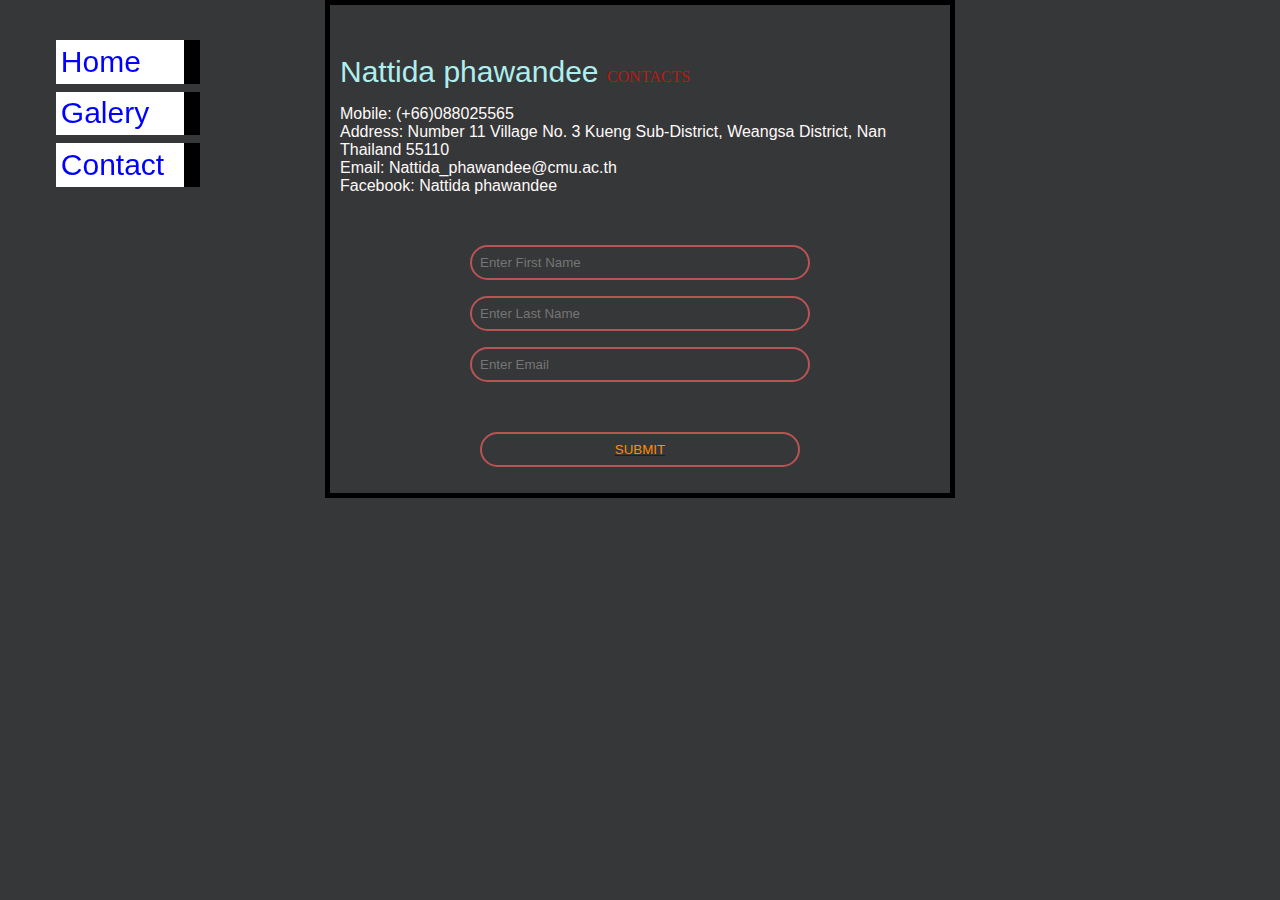
<file: Lab CPE/contact.html>
<!DOCTYPE html>
<html lang="en">
<head>
    <meta charset="UTF-8">
    <meta name="viewport" content="width=device-width, initial-scale=1.0">
    <meta http-equiv="X-UA-Compatible" content="ie=edge">
    <title>HW1</title>
    <link rel="stylesheet" href="style.css" type="text/css">
    
</head>
<body>
    <p><br></p>
    <ul class="navbar">
      <li><a href="hw1.html">Home</a>
      <li><a href="Galery.html">Galery</a>
      <li><a href="Contact.html">Contact</a>
    </ul>
    <a> Nattida phawandee </a>
    <c1>CONTACTS</c1>
       <p>Mobile:    (+66)088025565<br>Address:    Number 11 Village No. 3 Kueng Sub-District, Weangsa District, Nan Thailand 55110<br>Email: Nattida_phawandee@cmu.ac.th<br>Facebook: Nattida phawandee</p>
       <p><br></p>
       <input type="text" name="firstname" placeholder="Enter First Name">
       <input type="text" name="lastname" placeholder="Enter Last Name">
       <input type="text" name="email" placeholder="Enter Email">
       <p><br></p>
       <a href="hw1.html"><input type="submit" value="SUBMIT" class="btn"></a>
      </body>

</html>
</file>
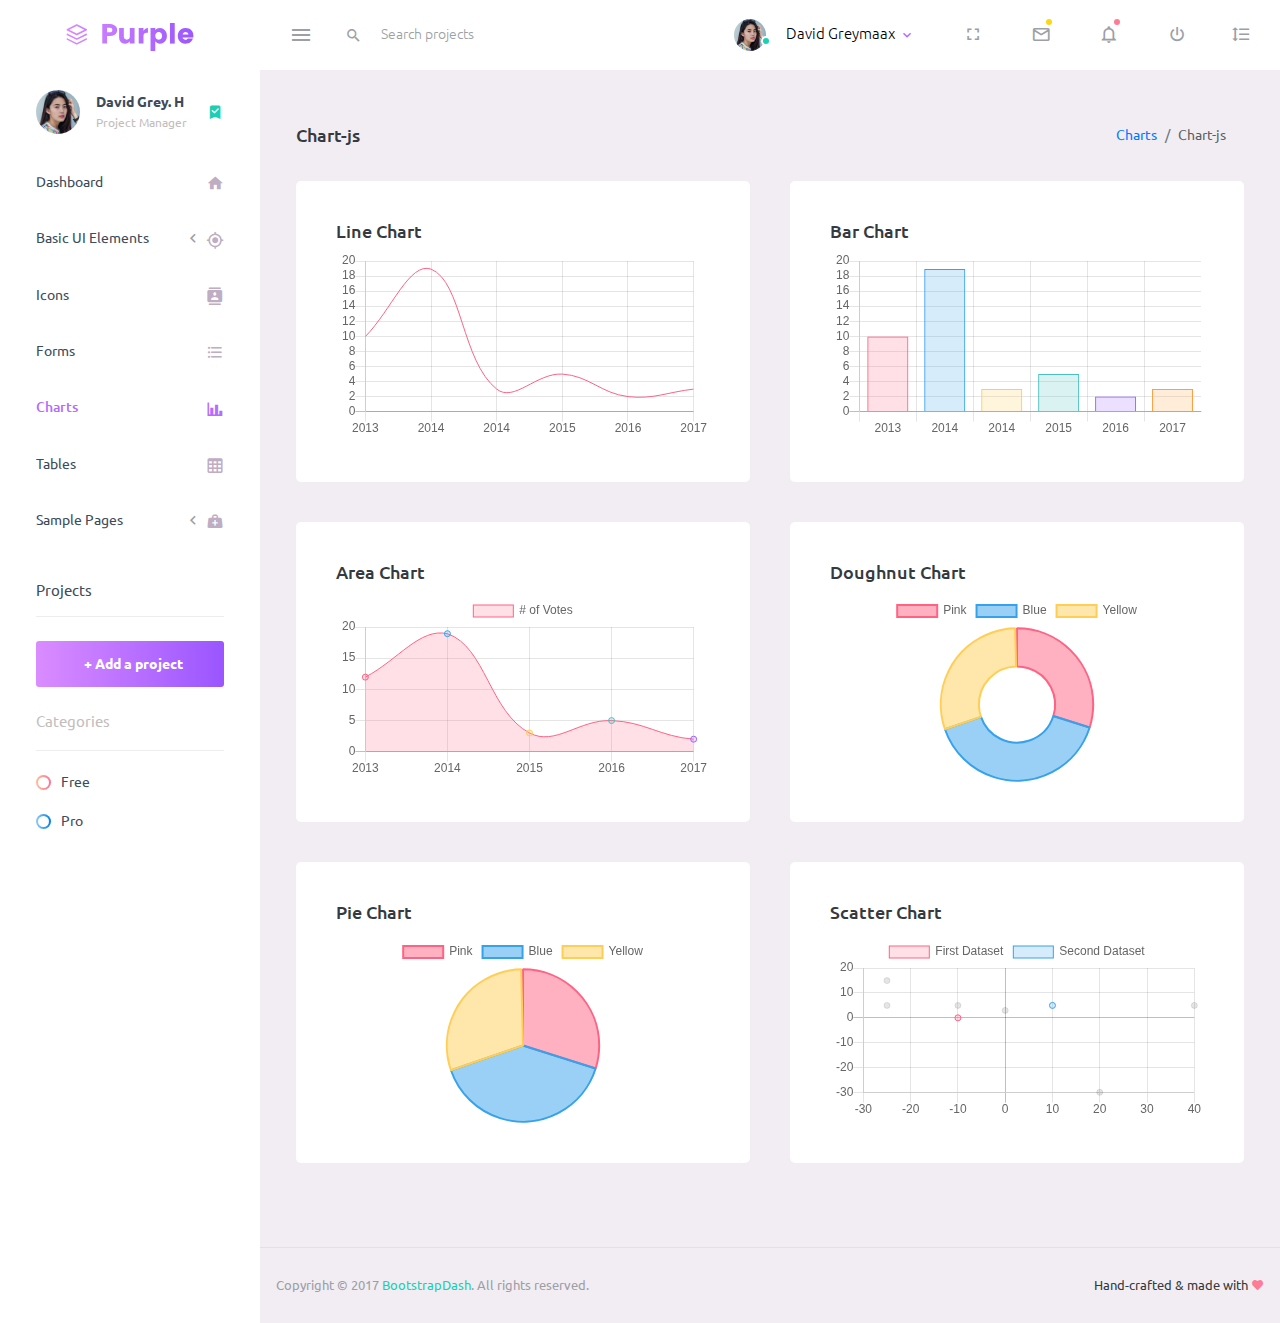
<file: cv - Copy/pages/charts/chartjs.html>
<!DOCTYPE html>
<html lang="en">
  <head>
    <!-- Required meta tags -->
    <meta charset="utf-8">
    <meta name="viewport" content="width=device-width, initial-scale=1, shrink-to-fit=no">
    <title>Purple Admin</title>
    <!-- plugins:css -->
    <link rel="stylesheet" href="../../assets/vendors/mdi/css/materialdesignicons.min.css">
    <link rel="stylesheet" href="../../assets/vendors/css/vendor.bundle.base.css">
    <!-- endinject -->
    <!-- Plugin css for this page -->
    <!-- End Plugin css for this page -->
    <!-- inject:css -->
    <!-- endinject -->
    <!-- Layout styles -->
    <link rel="stylesheet" href="../../assets/css/style.css">
    <!-- End layout styles -->
    <link rel="shortcut icon" href="../../assets/images/favicon.png" />
  </head>
  <body>
    <div class="container-scroller">
      <!-- partial:../../partials/_navbar.html -->
      <nav class="navbar default-layout-navbar col-lg-12 col-12 p-0 fixed-top d-flex flex-row">
        <div class="text-center navbar-brand-wrapper d-flex align-items-center justify-content-center">
          <a class="navbar-brand brand-logo" href="../../index.html"><img src="../../assets/images/logo.svg" alt="logo" /></a>
          <a class="navbar-brand brand-logo-mini" href="../../index.html"><img src="../../assets/images/logo-mini.svg" alt="logo" /></a>
        </div>
        <div class="navbar-menu-wrapper d-flex align-items-stretch">
          <button class="navbar-toggler navbar-toggler align-self-center" type="button" data-toggle="minimize">
            <span class="mdi mdi-menu"></span>
          </button>
          <div class="search-field d-none d-md-block">
            <form class="d-flex align-items-center h-100" action="#">
              <div class="input-group">
                <div class="input-group-prepend bg-transparent">
                  <i class="input-group-text border-0 mdi mdi-magnify"></i>
                </div>
                <input type="text" class="form-control bg-transparent border-0" placeholder="Search projects">
              </div>
            </form>
          </div>
          <ul class="navbar-nav navbar-nav-right">
            <li class="nav-item nav-profile dropdown">
              <a class="nav-link dropdown-toggle" id="profileDropdown" href="#" data-toggle="dropdown" aria-expanded="false">
                <div class="nav-profile-img">
                  <img src="../../assets/images/faces/face1.jpg" alt="image">
                  <span class="availability-status online"></span>
                </div>
                <div class="nav-profile-text">
                  <p class="mb-1 text-black">David Greymaax</p>
                </div>
              </a>
              <div class="dropdown-menu navbar-dropdown" aria-labelledby="profileDropdown">
                <a class="dropdown-item" href="#">
                  <i class="mdi mdi-cached mr-2 text-success"></i> Activity Log </a>
                <div class="dropdown-divider"></div>
                <a class="dropdown-item" href="#">
                  <i class="mdi mdi-logout mr-2 text-primary"></i> Signout </a>
              </div>
            </li>
            <li class="nav-item d-none d-lg-block full-screen-link">
              <a class="nav-link">
                <i class="mdi mdi-fullscreen" id="fullscreen-button"></i>
              </a>
            </li>
            <li class="nav-item dropdown">
              <a class="nav-link count-indicator dropdown-toggle" id="messageDropdown" href="#" data-toggle="dropdown" aria-expanded="false">
                <i class="mdi mdi-email-outline"></i>
                <span class="count-symbol bg-warning"></span>
              </a>
              <div class="dropdown-menu dropdown-menu-right navbar-dropdown preview-list" aria-labelledby="messageDropdown">
                <h6 class="p-3 mb-0">Messages</h6>
                <div class="dropdown-divider"></div>
                <a class="dropdown-item preview-item">
                  <div class="preview-thumbnail">
                    <img src="../../assets/images/faces/face4.jpg" alt="image" class="profile-pic">
                  </div>
                  <div class="preview-item-content d-flex align-items-start flex-column justify-content-center">
                    <h6 class="preview-subject ellipsis mb-1 font-weight-normal">Mark send you a message</h6>
                    <p class="text-gray mb-0"> 1 Minutes ago </p>
                  </div>
                </a>
                <div class="dropdown-divider"></div>
                <a class="dropdown-item preview-item">
                  <div class="preview-thumbnail">
                    <img src="../../assets/images/faces/face2.jpg" alt="image" class="profile-pic">
                  </div>
                  <div class="preview-item-content d-flex align-items-start flex-column justify-content-center">
                    <h6 class="preview-subject ellipsis mb-1 font-weight-normal">Cregh send you a message</h6>
                    <p class="text-gray mb-0"> 15 Minutes ago </p>
                  </div>
                </a>
                <div class="dropdown-divider"></div>
                <a class="dropdown-item preview-item">
                  <div class="preview-thumbnail">
                    <img src="../../assets/images/faces/face3.jpg" alt="image" class="profile-pic">
                  </div>
                  <div class="preview-item-content d-flex align-items-start flex-column justify-content-center">
                    <h6 class="preview-subject ellipsis mb-1 font-weight-normal">Profile picture updated</h6>
                    <p class="text-gray mb-0"> 18 Minutes ago </p>
                  </div>
                </a>
                <div class="dropdown-divider"></div>
                <h6 class="p-3 mb-0 text-center">4 new messages</h6>
              </div>
            </li>
            <li class="nav-item dropdown">
              <a class="nav-link count-indicator dropdown-toggle" id="notificationDropdown" href="#" data-toggle="dropdown">
                <i class="mdi mdi-bell-outline"></i>
                <span class="count-symbol bg-danger"></span>
              </a>
              <div class="dropdown-menu dropdown-menu-right navbar-dropdown preview-list" aria-labelledby="notificationDropdown">
                <h6 class="p-3 mb-0">Notifications</h6>
                <div class="dropdown-divider"></div>
                <a class="dropdown-item preview-item">
                  <div class="preview-thumbnail">
                    <div class="preview-icon bg-success">
                      <i class="mdi mdi-calendar"></i>
                    </div>
                  </div>
                  <div class="preview-item-content d-flex align-items-start flex-column justify-content-center">
                    <h6 class="preview-subject font-weight-normal mb-1">Event today</h6>
                    <p class="text-gray ellipsis mb-0"> Just a reminder that you have an event today </p>
                  </div>
                </a>
                <div class="dropdown-divider"></div>
                <a class="dropdown-item preview-item">
                  <div class="preview-thumbnail">
                    <div class="preview-icon bg-warning">
                      <i class="mdi mdi-settings"></i>
                    </div>
                  </div>
                  <div class="preview-item-content d-flex align-items-start flex-column justify-content-center">
                    <h6 class="preview-subject font-weight-normal mb-1">Settings</h6>
                    <p class="text-gray ellipsis mb-0"> Update dashboard </p>
                  </div>
                </a>
                <div class="dropdown-divider"></div>
                <a class="dropdown-item preview-item">
                  <div class="preview-thumbnail">
                    <div class="preview-icon bg-info">
                      <i class="mdi mdi-link-variant"></i>
                    </div>
                  </div>
                  <div class="preview-item-content d-flex align-items-start flex-column justify-content-center">
                    <h6 class="preview-subject font-weight-normal mb-1">Launch Admin</h6>
                    <p class="text-gray ellipsis mb-0"> New admin wow! </p>
                  </div>
                </a>
                <div class="dropdown-divider"></div>
                <h6 class="p-3 mb-0 text-center">See all notifications</h6>
              </div>
            </li>
            <li class="nav-item nav-logout d-none d-lg-block">
              <a class="nav-link" href="#">
                <i class="mdi mdi-power"></i>
              </a>
            </li>
            <li class="nav-item nav-settings d-none d-lg-block">
              <a class="nav-link" href="#">
                <i class="mdi mdi-format-line-spacing"></i>
              </a>
            </li>
          </ul>
          <button class="navbar-toggler navbar-toggler-right d-lg-none align-self-center" type="button" data-toggle="offcanvas">
            <span class="mdi mdi-menu"></span>
          </button>
        </div>
      </nav>
      <!-- partial -->
      <div class="container-fluid page-body-wrapper">
        <!-- partial:../../partials/_sidebar.html -->
        <nav class="sidebar sidebar-offcanvas" id="sidebar">
          <ul class="nav">
            <li class="nav-item nav-profile">
              <a href="#" class="nav-link">
                <div class="nav-profile-image">
                  <img src="../../assets/images/faces/face1.jpg" alt="profile">
                  <span class="login-status online"></span>
                  <!--change to offline or busy as needed-->
                </div>
                <div class="nav-profile-text d-flex flex-column">
                  <span class="font-weight-bold mb-2">David Grey. H</span>
                  <span class="text-secondary text-small">Project Manager</span>
                </div>
                <i class="mdi mdi-bookmark-check text-success nav-profile-badge"></i>
              </a>
            </li>
            <li class="nav-item">
              <a class="nav-link" href="../../index.html">
                <span class="menu-title">Dashboard</span>
                <i class="mdi mdi-home menu-icon"></i>
              </a>
            </li>
            <li class="nav-item">
              <a class="nav-link" data-toggle="collapse" href="#ui-basic" aria-expanded="false" aria-controls="ui-basic">
                <span class="menu-title">Basic UI Elements</span>
                <i class="menu-arrow"></i>
                <i class="mdi mdi-crosshairs-gps menu-icon"></i>
              </a>
              <div class="collapse" id="ui-basic">
                <ul class="nav flex-column sub-menu">
                  <li class="nav-item"> <a class="nav-link" href="../../pages/ui-features/buttons.html">Buttons</a></li>
                  <li class="nav-item"> <a class="nav-link" href="../../pages/ui-features/typography.html">Typography</a></li>
                </ul>
              </div>
            </li>
            <li class="nav-item">
              <a class="nav-link" href="../../pages/icons/mdi.html">
                <span class="menu-title">Icons</span>
                <i class="mdi mdi-contacts menu-icon"></i>
              </a>
            </li>
            <li class="nav-item">
              <a class="nav-link" href="../../pages/forms/basic_elements.html">
                <span class="menu-title">Forms</span>
                <i class="mdi mdi-format-list-bulleted menu-icon"></i>
              </a>
            </li>
            <li class="nav-item">
              <a class="nav-link" href="../../pages/charts/chartjs.html">
                <span class="menu-title">Charts</span>
                <i class="mdi mdi-chart-bar menu-icon"></i>
              </a>
            </li>
            <li class="nav-item">
              <a class="nav-link" href="../../pages/tables/basic-table.html">
                <span class="menu-title">Tables</span>
                <i class="mdi mdi-table-large menu-icon"></i>
              </a>
            </li>
            <li class="nav-item">
              <a class="nav-link" data-toggle="collapse" href="#general-pages" aria-expanded="false" aria-controls="general-pages">
                <span class="menu-title">Sample Pages</span>
                <i class="menu-arrow"></i>
                <i class="mdi mdi-medical-bag menu-icon"></i>
              </a>
              <div class="collapse" id="general-pages">
                <ul class="nav flex-column sub-menu">
                  <li class="nav-item"> <a class="nav-link" href="../../pages/samples/blank-page.html"> Blank Page </a></li>
                  <li class="nav-item"> <a class="nav-link" href="../../pages/samples/login.html"> Login </a></li>
                  <li class="nav-item"> <a class="nav-link" href="../../pages/samples/register.html"> Register </a></li>
                  <li class="nav-item"> <a class="nav-link" href="../../pages/samples/error-404.html"> 404 </a></li>
                  <li class="nav-item"> <a class="nav-link" href="../../pages/samples/error-500.html"> 500 </a></li>
                </ul>
              </div>
            </li>
            <li class="nav-item sidebar-actions">
              <span class="nav-link">
                <div class="border-bottom">
                  <h6 class="font-weight-normal mb-3">Projects</h6>
                </div>
                <button class="btn btn-block btn-lg btn-gradient-primary mt-4">+ Add a project</button>
                <div class="mt-4">
                  <div class="border-bottom">
                    <p class="text-secondary">Categories</p>
                  </div>
                  <ul class="gradient-bullet-list mt-4">
                    <li>Free</li>
                    <li>Pro</li>
                  </ul>
                </div>
              </span>
            </li>
          </ul>
        </nav>
        <!-- partial -->
        <div class="main-panel">
          <div class="content-wrapper">
            <div class="page-header">
              <h3 class="page-title"> Chart-js </h3>
              <nav aria-label="breadcrumb">
                <ol class="breadcrumb">
                  <li class="breadcrumb-item"><a href="#">Charts</a></li>
                  <li class="breadcrumb-item active" aria-current="page">Chart-js</li>
                </ol>
              </nav>
            </div>
            <div class="row">
              <div class="col-lg-6 grid-margin stretch-card">
                <div class="card">
                  <div class="card-body">
                    <h4 class="card-title">Line chart</h4>
                    <canvas id="lineChart" style="height:250px"></canvas>
                  </div>
                </div>
              </div>
              <div class="col-lg-6 grid-margin stretch-card">
                <div class="card">
                  <div class="card-body">
                    <h4 class="card-title">Bar chart</h4>
                    <canvas id="barChart" style="height:230px"></canvas>
                  </div>
                </div>
              </div>
            </div>
            <div class="row">
              <div class="col-lg-6 grid-margin stretch-card">
                <div class="card">
                  <div class="card-body">
                    <h4 class="card-title">Area chart</h4>
                    <canvas id="areaChart" style="height:250px"></canvas>
                  </div>
                </div>
              </div>
              <div class="col-lg-6 grid-margin stretch-card">
                <div class="card">
                  <div class="card-body">
                    <h4 class="card-title">Doughnut chart</h4>
                    <canvas id="doughnutChart" style="height:250px"></canvas>
                  </div>
                </div>
              </div>
            </div>
            <div class="row">
              <div class="col-lg-6 grid-margin stretch-card">
                <div class="card">
                  <div class="card-body">
                    <h4 class="card-title">Pie chart</h4>
                    <canvas id="pieChart" style="height:250px"></canvas>
                  </div>
                </div>
              </div>
              <div class="col-lg-6 grid-margin stretch-card">
                <div class="card">
                  <div class="card-body">
                    <h4 class="card-title">Scatter chart</h4>
                    <canvas id="scatterChart" style="height:250px"></canvas>
                  </div>
                </div>
              </div>
            </div>
          </div>
          <!-- content-wrapper ends -->
          <!-- partial:../../partials/_footer.html -->
          <footer class="footer">
            <div class="d-sm-flex justify-content-center justify-content-sm-between">
              <span class="text-muted text-center text-sm-left d-block d-sm-inline-block">Copyright © 2017 <a href="https://www.bootstrapdash.com/" target="_blank">BootstrapDash</a>. All rights reserved.</span>
              <span class="float-none float-sm-right d-block mt-1 mt-sm-0 text-center">Hand-crafted & made with <i class="mdi mdi-heart text-danger"></i></span>
            </div>
          </footer>
          <!-- partial -->
        </div>
        <!-- main-panel ends -->
      </div>
      <!-- page-body-wrapper ends -->
    </div>
    <!-- container-scroller -->
    <!-- plugins:js -->
    <script src="../../assets/vendors/js/vendor.bundle.base.js"></script>
    <!-- endinject -->
    <!-- Plugin js for this page -->
    <script src="../../assets/vendors/chart.js/Chart.min.js"></script>
    <!-- End plugin js for this page -->
    <!-- inject:js -->
    <script src="../../assets/js/off-canvas.js"></script>
    <script src="../../assets/js/hoverable-collapse.js"></script>
    <script src="../../assets/js/misc.js"></script>
    <!-- endinject -->
    <!-- Custom js for this page -->
    <script src="../../assets/js/chart.js"></script>
    <!-- End custom js for this page -->
  </body>
</html>
</file>
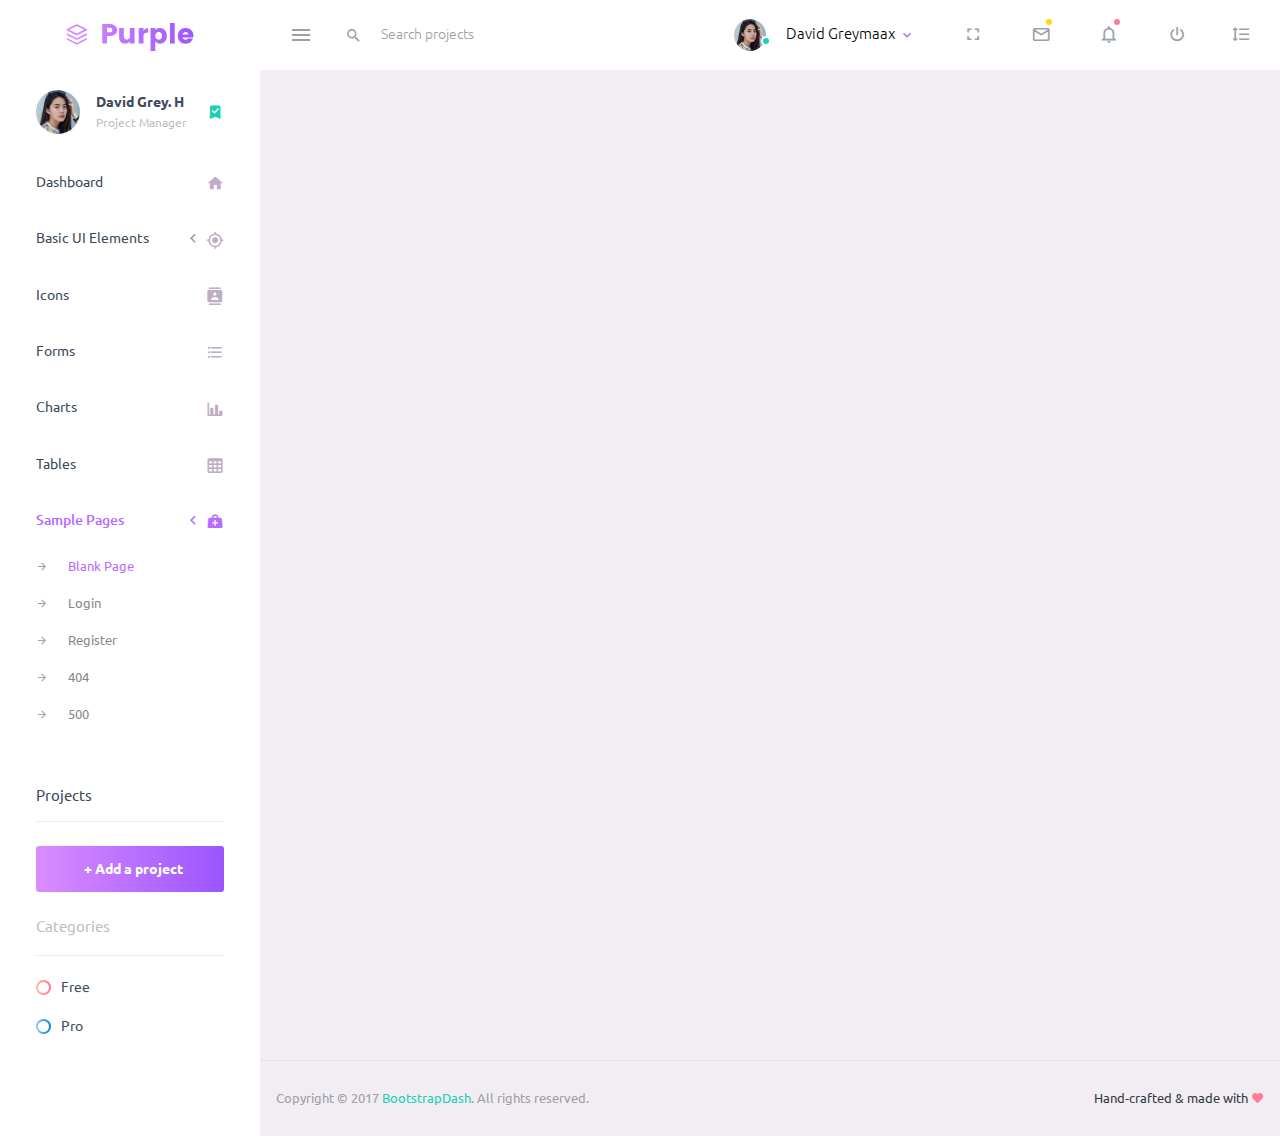
<file: cv - Copy/pages/samples/blank-page.html>
<!DOCTYPE html>
<html lang="en">
  <head>
    <!-- Required meta tags -->
    <meta charset="utf-8">
    <meta name="viewport" content="width=device-width, initial-scale=1, shrink-to-fit=no">
    <title>Purple Admin</title>
    <!-- plugins:css -->
    <link rel="stylesheet" href="../../assets/vendors/mdi/css/materialdesignicons.min.css">
    <link rel="stylesheet" href="../../assets/vendors/css/vendor.bundle.base.css">
    <!-- endinject -->
    <!-- Plugin css for this page -->
    <!-- End plugin css for this page -->
    <!-- inject:css -->
    <!-- endinject -->
    <!-- Layout styles -->
    <link rel="stylesheet" href="../../assets/css/style.css">
    <!-- End layout styles -->
    <link rel="shortcut icon" href="../../assets/images/favicon.png" />
  </head>
  <body>
    <div class="container-scroller">
      <!-- partial:../../partials/_navbar.html -->
      <nav class="navbar default-layout-navbar col-lg-12 col-12 p-0 fixed-top d-flex flex-row">
        <div class="text-center navbar-brand-wrapper d-flex align-items-center justify-content-center">
          <a class="navbar-brand brand-logo" href="../../index.html"><img src="../../assets/images/logo.svg" alt="logo" /></a>
          <a class="navbar-brand brand-logo-mini" href="../../index.html"><img src="../../assets/images/logo-mini.svg" alt="logo" /></a>
        </div>
        <div class="navbar-menu-wrapper d-flex align-items-stretch">
          <button class="navbar-toggler navbar-toggler align-self-center" type="button" data-toggle="minimize">
            <span class="mdi mdi-menu"></span>
          </button>
          <div class="search-field d-none d-md-block">
            <form class="d-flex align-items-center h-100" action="#">
              <div class="input-group">
                <div class="input-group-prepend bg-transparent">
                  <i class="input-group-text border-0 mdi mdi-magnify"></i>
                </div>
                <input type="text" class="form-control bg-transparent border-0" placeholder="Search projects">
              </div>
            </form>
          </div>
          <ul class="navbar-nav navbar-nav-right">
            <li class="nav-item nav-profile dropdown">
              <a class="nav-link dropdown-toggle" id="profileDropdown" href="#" data-toggle="dropdown" aria-expanded="false">
                <div class="nav-profile-img">
                  <img src="../../assets/images/faces/face1.jpg" alt="image">
                  <span class="availability-status online"></span>
                </div>
                <div class="nav-profile-text">
                  <p class="mb-1 text-black">David Greymaax</p>
                </div>
              </a>
              <div class="dropdown-menu navbar-dropdown" aria-labelledby="profileDropdown">
                <a class="dropdown-item" href="#">
                  <i class="mdi mdi-cached mr-2 text-success"></i> Activity Log </a>
                <div class="dropdown-divider"></div>
                <a class="dropdown-item" href="#">
                  <i class="mdi mdi-logout mr-2 text-primary"></i> Signout </a>
              </div>
            </li>
            <li class="nav-item d-none d-lg-block full-screen-link">
              <a class="nav-link">
                <i class="mdi mdi-fullscreen" id="fullscreen-button"></i>
              </a>
            </li>
            <li class="nav-item dropdown">
              <a class="nav-link count-indicator dropdown-toggle" id="messageDropdown" href="#" data-toggle="dropdown" aria-expanded="false">
                <i class="mdi mdi-email-outline"></i>
                <span class="count-symbol bg-warning"></span>
              </a>
              <div class="dropdown-menu dropdown-menu-right navbar-dropdown preview-list" aria-labelledby="messageDropdown">
                <h6 class="p-3 mb-0">Messages</h6>
                <div class="dropdown-divider"></div>
                <a class="dropdown-item preview-item">
                  <div class="preview-thumbnail">
                    <img src="../../assets/images/faces/face4.jpg" alt="image" class="profile-pic">
                  </div>
                  <div class="preview-item-content d-flex align-items-start flex-column justify-content-center">
                    <h6 class="preview-subject ellipsis mb-1 font-weight-normal">Mark send you a message</h6>
                    <p class="text-gray mb-0"> 1 Minutes ago </p>
                  </div>
                </a>
                <div class="dropdown-divider"></div>
                <a class="dropdown-item preview-item">
                  <div class="preview-thumbnail">
                    <img src="../../assets/images/faces/face2.jpg" alt="image" class="profile-pic">
                  </div>
                  <div class="preview-item-content d-flex align-items-start flex-column justify-content-center">
                    <h6 class="preview-subject ellipsis mb-1 font-weight-normal">Cregh send you a message</h6>
                    <p class="text-gray mb-0"> 15 Minutes ago </p>
                  </div>
                </a>
                <div class="dropdown-divider"></div>
                <a class="dropdown-item preview-item">
                  <div class="preview-thumbnail">
                    <img src="../../assets/images/faces/face3.jpg" alt="image" class="profile-pic">
                  </div>
                  <div class="preview-item-content d-flex align-items-start flex-column justify-content-center">
                    <h6 class="preview-subject ellipsis mb-1 font-weight-normal">Profile picture updated</h6>
                    <p class="text-gray mb-0"> 18 Minutes ago </p>
                  </div>
                </a>
                <div class="dropdown-divider"></div>
                <h6 class="p-3 mb-0 text-center">4 new messages</h6>
              </div>
            </li>
            <li class="nav-item dropdown">
              <a class="nav-link count-indicator dropdown-toggle" id="notificationDropdown" href="#" data-toggle="dropdown">
                <i class="mdi mdi-bell-outline"></i>
                <span class="count-symbol bg-danger"></span>
              </a>
              <div class="dropdown-menu dropdown-menu-right navbar-dropdown preview-list" aria-labelledby="notificationDropdown">
                <h6 class="p-3 mb-0">Notifications</h6>
                <div class="dropdown-divider"></div>
                <a class="dropdown-item preview-item">
                  <div class="preview-thumbnail">
                    <div class="preview-icon bg-success">
                      <i class="mdi mdi-calendar"></i>
                    </div>
                  </div>
                  <div class="preview-item-content d-flex align-items-start flex-column justify-content-center">
                    <h6 class="preview-subject font-weight-normal mb-1">Event today</h6>
                    <p class="text-gray ellipsis mb-0"> Just a reminder that you have an event today </p>
                  </div>
                </a>
                <div class="dropdown-divider"></div>
                <a class="dropdown-item preview-item">
                  <div class="preview-thumbnail">
                    <div class="preview-icon bg-warning">
                      <i class="mdi mdi-settings"></i>
                    </div>
                  </div>
                  <div class="preview-item-content d-flex align-items-start flex-column justify-content-center">
                    <h6 class="preview-subject font-weight-normal mb-1">Settings</h6>
                    <p class="text-gray ellipsis mb-0"> Update dashboard </p>
                  </div>
                </a>
                <div class="dropdown-divider"></div>
                <a class="dropdown-item preview-item">
                  <div class="preview-thumbnail">
                    <div class="preview-icon bg-info">
                      <i class="mdi mdi-link-variant"></i>
                    </div>
                  </div>
                  <div class="preview-item-content d-flex align-items-start flex-column justify-content-center">
                    <h6 class="preview-subject font-weight-normal mb-1">Launch Admin</h6>
                    <p class="text-gray ellipsis mb-0"> New admin wow! </p>
                  </div>
                </a>
                <div class="dropdown-divider"></div>
                <h6 class="p-3 mb-0 text-center">See all notifications</h6>
              </div>
            </li>
            <li class="nav-item nav-logout d-none d-lg-block">
              <a class="nav-link" href="#">
                <i class="mdi mdi-power"></i>
              </a>
            </li>
            <li class="nav-item nav-settings d-none d-lg-block">
              <a class="nav-link" href="#">
                <i class="mdi mdi-format-line-spacing"></i>
              </a>
            </li>
          </ul>
          <button class="navbar-toggler navbar-toggler-right d-lg-none align-self-center" type="button" data-toggle="offcanvas">
            <span class="mdi mdi-menu"></span>
          </button>
        </div>
      </nav>
      <!-- partial -->
      <div class="container-fluid page-body-wrapper">
        <!-- partial:../../partials/_sidebar.html -->
        <nav class="sidebar sidebar-offcanvas" id="sidebar">
          <ul class="nav">
            <li class="nav-item nav-profile">
              <a href="#" class="nav-link">
                <div class="nav-profile-image">
                  <img src="../../assets/images/faces/face1.jpg" alt="profile">
                  <span class="login-status online"></span>
                  <!--change to offline or busy as needed-->
                </div>
                <div class="nav-profile-text d-flex flex-column">
                  <span class="font-weight-bold mb-2">David Grey. H</span>
                  <span class="text-secondary text-small">Project Manager</span>
                </div>
                <i class="mdi mdi-bookmark-check text-success nav-profile-badge"></i>
              </a>
            </li>
            <li class="nav-item">
              <a class="nav-link" href="../../index.html">
                <span class="menu-title">Dashboard</span>
                <i class="mdi mdi-home menu-icon"></i>
              </a>
            </li>
            <li class="nav-item">
              <a class="nav-link" data-toggle="collapse" href="#ui-basic" aria-expanded="false" aria-controls="ui-basic">
                <span class="menu-title">Basic UI Elements</span>
                <i class="menu-arrow"></i>
                <i class="mdi mdi-crosshairs-gps menu-icon"></i>
              </a>
              <div class="collapse" id="ui-basic">
                <ul class="nav flex-column sub-menu">
                  <li class="nav-item"> <a class="nav-link" href="../../pages/ui-features/buttons.html">Buttons</a></li>
                  <li class="nav-item"> <a class="nav-link" href="../../pages/ui-features/typography.html">Typography</a></li>
                </ul>
              </div>
            </li>
            <li class="nav-item">
              <a class="nav-link" href="../../pages/icons/mdi.html">
                <span class="menu-title">Icons</span>
                <i class="mdi mdi-contacts menu-icon"></i>
              </a>
            </li>
            <li class="nav-item">
              <a class="nav-link" href="../../pages/forms/basic_elements.html">
                <span class="menu-title">Forms</span>
                <i class="mdi mdi-format-list-bulleted menu-icon"></i>
              </a>
            </li>
            <li class="nav-item">
              <a class="nav-link" href="../../pages/charts/chartjs.html">
                <span class="menu-title">Charts</span>
                <i class="mdi mdi-chart-bar menu-icon"></i>
              </a>
            </li>
            <li class="nav-item">
              <a class="nav-link" href="../../pages/tables/basic-table.html">
                <span class="menu-title">Tables</span>
                <i class="mdi mdi-table-large menu-icon"></i>
              </a>
            </li>
            <li class="nav-item">
              <a class="nav-link" data-toggle="collapse" href="#general-pages" aria-expanded="false" aria-controls="general-pages">
                <span class="menu-title">Sample Pages</span>
                <i class="menu-arrow"></i>
                <i class="mdi mdi-medical-bag menu-icon"></i>
              </a>
              <div class="collapse" id="general-pages">
                <ul class="nav flex-column sub-menu">
                  <li class="nav-item"> <a class="nav-link" href="../../pages/samples/blank-page.html"> Blank Page </a></li>
                  <li class="nav-item"> <a class="nav-link" href="../../pages/samples/login.html"> Login </a></li>
                  <li class="nav-item"> <a class="nav-link" href="../../pages/samples/register.html"> Register </a></li>
                  <li class="nav-item"> <a class="nav-link" href="../../pages/samples/error-404.html"> 404 </a></li>
                  <li class="nav-item"> <a class="nav-link" href="../../pages/samples/error-500.html"> 500 </a></li>
                </ul>
              </div>
            </li>
            <li class="nav-item sidebar-actions">
              <span class="nav-link">
                <div class="border-bottom">
                  <h6 class="font-weight-normal mb-3">Projects</h6>
                </div>
                <button class="btn btn-block btn-lg btn-gradient-primary mt-4">+ Add a project</button>
                <div class="mt-4">
                  <div class="border-bottom">
                    <p class="text-secondary">Categories</p>
                  </div>
                  <ul class="gradient-bullet-list mt-4">
                    <li>Free</li>
                    <li>Pro</li>
                  </ul>
                </div>
              </span>
            </li>
          </ul>
        </nav>
        <!-- partial -->
        <div class="main-panel">
          <div class="content-wrapper">
          </div>
          <!-- content-wrapper ends -->
          <!-- partial:../../partials/_footer.html -->
          <footer class="footer">
            <div class="d-sm-flex justify-content-center justify-content-sm-between">
              <span class="text-muted text-center text-sm-left d-block d-sm-inline-block">Copyright © 2017 <a href="https://www.bootstrapdash.com/" target="_blank">BootstrapDash</a>. All rights reserved.</span>
              <span class="float-none float-sm-right d-block mt-1 mt-sm-0 text-center">Hand-crafted & made with <i class="mdi mdi-heart text-danger"></i></span>
            </div>
          </footer>
          <!-- partial -->
        </div>
        <!-- main-panel ends -->
      </div>
      <!-- page-body-wrapper ends -->
    </div>
    <!-- container-scroller -->
    <!-- plugins:js -->
    <script src="../../assets/vendors/js/vendor.bundle.base.js"></script>
    <!-- endinject -->
    <!-- Plugin js for this page -->
    <!-- End plugin js for this page -->
    <!-- inject:js -->
    <script src="../../assets/js/off-canvas.js"></script>
    <script src="../../assets/js/hoverable-collapse.js"></script>
    <script src="../../assets/js/misc.js"></script>
    <!-- endinject -->
    <!-- Custom js for this page -->
    <!-- End custom js for this page -->
  </body>
</html>
</file>
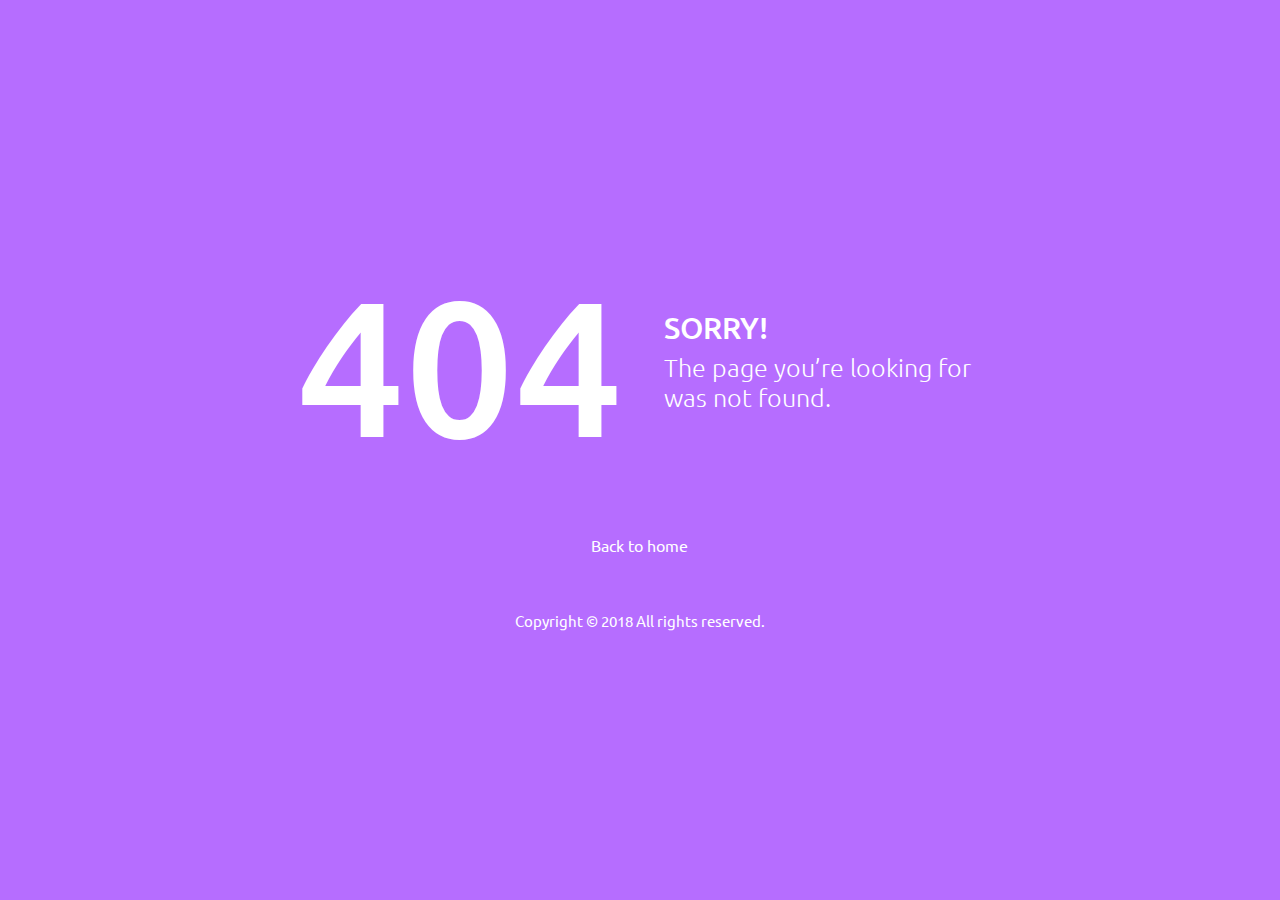
<file: cv - Copy/pages/samples/error-404.html>
<!DOCTYPE html>
<html lang="en">
  <head>
    <!-- Required meta tags -->
    <meta charset="utf-8">
    <meta name="viewport" content="width=device-width, initial-scale=1, shrink-to-fit=no">
    <title>Purple Admin</title>
    <!-- plugins:css -->
    <link rel="stylesheet" href="../../assets/vendors/mdi/css/materialdesignicons.min.css">
    <link rel="stylesheet" href="../../assets/vendors/css/vendor.bundle.base.css">
    <!-- endinject -->
    <!-- Plugin css for this page -->
    <!-- End Plugin css for this page -->
    <!-- inject:css -->
    <!-- endinject -->
    <!-- Layout styles -->
    <link rel="stylesheet" href="../../assets/css/style.css">
    <!-- End layout styles -->
    <link rel="shortcut icon" href="../../assets/images/favicon.png" />
  </head>
  <body>
    <div class="container-scroller">
      <div class="container-fluid page-body-wrapper full-page-wrapper">
        <div class="content-wrapper d-flex align-items-center text-center error-page bg-primary">
          <div class="row flex-grow">
            <div class="col-lg-7 mx-auto text-white">
              <div class="row align-items-center d-flex flex-row">
                <div class="col-lg-6 text-lg-right pr-lg-4">
                  <h1 class="display-1 mb-0">404</h1>
                </div>
                <div class="col-lg-6 error-page-divider text-lg-left pl-lg-4">
                  <h2>SORRY!</h2>
                  <h3 class="font-weight-light">The page you’re looking for was not found.</h3>
                </div>
              </div>
              <div class="row mt-5">
                <div class="col-12 text-center mt-xl-2">
                  <a class="text-white font-weight-medium" href="../../index.html">Back to home</a>
                </div>
              </div>
              <div class="row mt-5">
                <div class="col-12 mt-xl-2">
                  <p class="text-white font-weight-medium text-center">Copyright &copy; 2018 All rights reserved.</p>
                </div>
              </div>
            </div>
          </div>
        </div>
        <!-- content-wrapper ends -->
      </div>
      <!-- page-body-wrapper ends -->
    </div>
    <!-- container-scroller -->
    <!-- plugins:js -->
    <script src="../../assets/vendors/js/vendor.bundle.base.js"></script>
    <!-- endinject -->
    <!-- Plugin js for this page -->
    <!-- End plugin js for this page -->
    <!-- inject:js -->
    <script src="../../assets/js/off-canvas.js"></script>
    <script src="../../assets/js/hoverable-collapse.js"></script>
    <script src="../../assets/js/misc.js"></script>
    <!-- endinject -->
  </body>
</html>
</file>
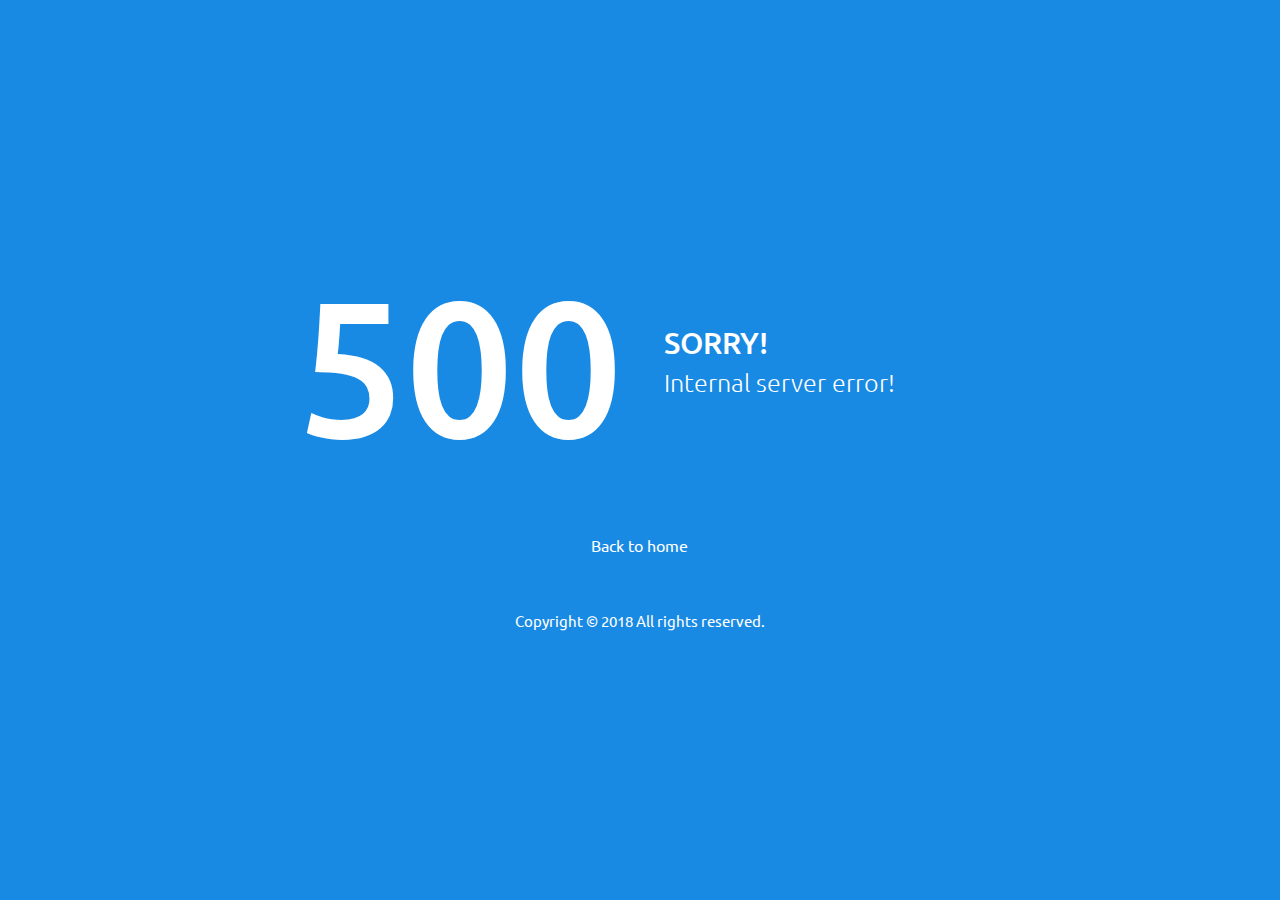
<file: cv - Copy/pages/samples/error-500.html>
<!DOCTYPE html>
<html lang="en">
  <head>
    <!-- Required meta tags -->
    <meta charset="utf-8">
    <meta name="viewport" content="width=device-width, initial-scale=1, shrink-to-fit=no">
    <title>Purple Admin</title>
    <!-- plugins:css -->
    <link rel="stylesheet" href="../../assets/vendors/mdi/css/materialdesignicons.min.css">
    <link rel="stylesheet" href="../../assets/vendors/css/vendor.bundle.base.css">
    <!-- endinject -->
    <!-- Plugin css for this page -->
    <!-- End Plugin css for this page -->
    <!-- inject:css -->
    <!-- endinject -->
    <!-- Layout styles -->
    <link rel="stylesheet" href="../../assets/css/style.css">
    <!-- End layout styles -->
    <link rel="shortcut icon" href="../../assets/images/favicon.png" />
  </head>
  <body>
    <div class="container-scroller">
      <div class="container-fluid page-body-wrapper full-page-wrapper">
        <div class="content-wrapper d-flex align-items-center text-center error-page bg-info">
          <div class="row flex-grow">
            <div class="col-lg-7 mx-auto text-white">
              <div class="row align-items-center d-flex flex-row">
                <div class="col-lg-6 text-lg-right pr-lg-4">
                  <h1 class="display-1 mb-0">500</h1>
                </div>
                <div class="col-lg-6 error-page-divider text-lg-left pl-lg-4">
                  <h2>SORRY!</h2>
                  <h3 class="font-weight-light">Internal server error!</h3>
                </div>
              </div>
              <div class="row mt-5">
                <div class="col-12 text-center mt-xl-2">
                  <a class="text-white font-weight-medium" href="../../index.html">Back to home</a>
                </div>
              </div>
              <div class="row mt-5">
                <div class="col-12 mt-xl-2">
                  <p class="text-white font-weight-medium text-center">Copyright &copy; 2018 All rights reserved.</p>
                </div>
              </div>
            </div>
          </div>
        </div>
        <!-- content-wrapper ends -->
      </div>
      <!-- page-body-wrapper ends -->
    </div>
    <!-- container-scroller -->
    <!-- plugins:js -->
    <script src="../../assets/vendors/js/vendor.bundle.base.js"></script>
    <!-- endinject -->
    <!-- Plugin js for this page -->
    <!-- End plugin js for this page -->
    <!-- inject:js -->
    <script src="../../assets/js/off-canvas.js"></script>
    <script src="../../assets/js/hoverable-collapse.js"></script>
    <script src="../../assets/js/misc.js"></script>
    <!-- endinject -->
  </body>
</html>
</file>
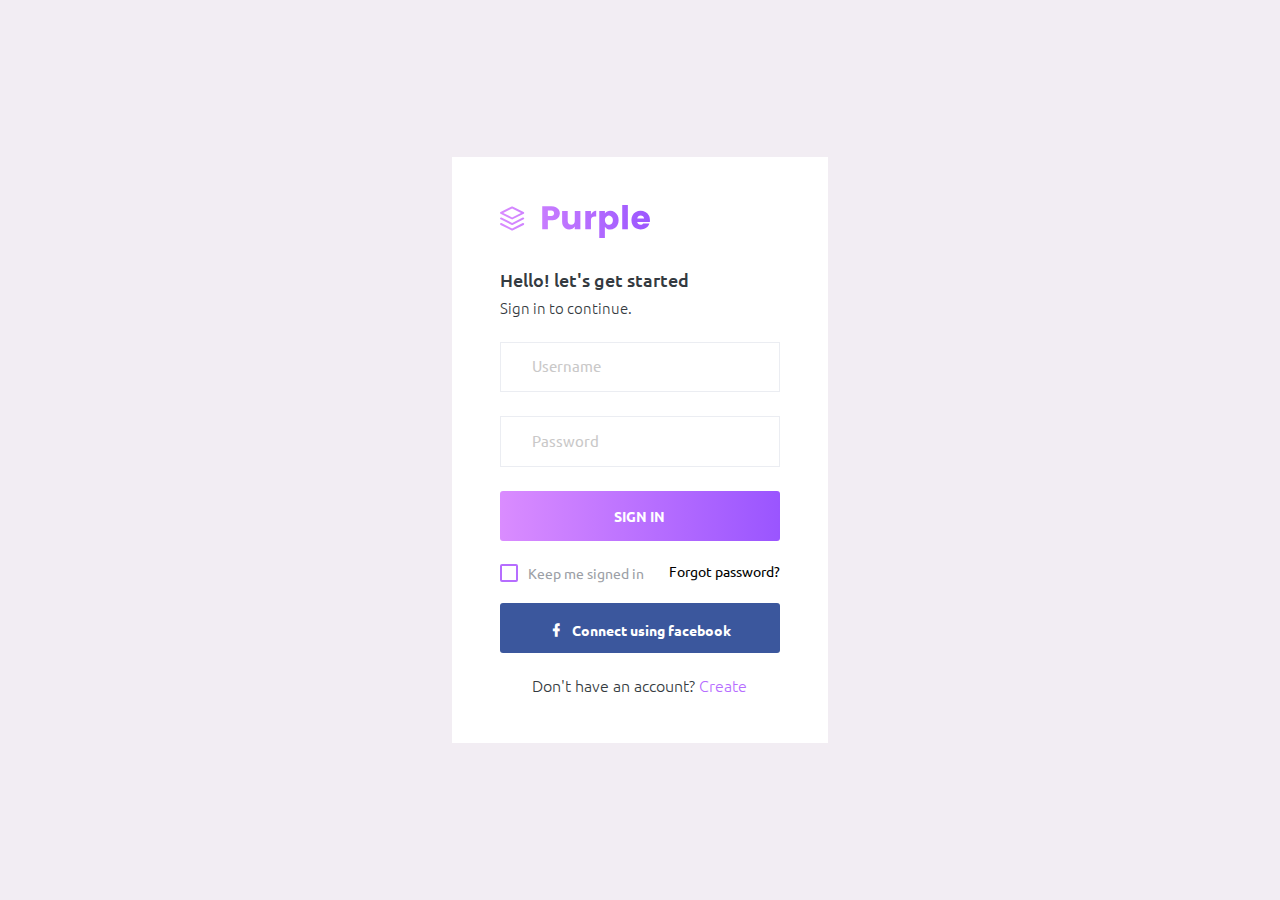
<file: cv - Copy/pages/samples/login.html>
<!DOCTYPE html>
<html lang="en">
  <head>
    <!-- Required meta tags -->
    <meta charset="utf-8">
    <meta name="viewport" content="width=device-width, initial-scale=1, shrink-to-fit=no">
    <title>Purple Admin</title>
    <!-- plugins:css -->
    <link rel="stylesheet" href="../../assets/vendors/mdi/css/materialdesignicons.min.css">
    <link rel="stylesheet" href="../../assets/vendors/css/vendor.bundle.base.css">
    <!-- endinject -->
    <!-- Plugin css for this page -->
    <!-- End plugin css for this page -->
    <!-- inject:css -->
    <!-- endinject -->
    <!-- Layout styles -->
    <link rel="stylesheet" href="../../assets/css/style.css">
    <!-- End layout styles -->
    <link rel="shortcut icon" href="../../assets/images/favicon.png" />
  </head>
  <body>
    <div class="container-scroller">
      <div class="container-fluid page-body-wrapper full-page-wrapper">
        <div class="content-wrapper d-flex align-items-center auth">
          <div class="row flex-grow">
            <div class="col-lg-4 mx-auto">
              <div class="auth-form-light text-left p-5">
                <div class="brand-logo">
                  <img src="../../assets/images/logo.svg">
                </div>
                <h4>Hello! let's get started</h4>
                <h6 class="font-weight-light">Sign in to continue.</h6>
                <form class="pt-3">
                  <div class="form-group">
                    <input type="email" class="form-control form-control-lg" id="exampleInputEmail1" placeholder="Username">
                  </div>
                  <div class="form-group">
                    <input type="password" class="form-control form-control-lg" id="exampleInputPassword1" placeholder="Password">
                  </div>
                  <div class="mt-3">
                    <a class="btn btn-block btn-gradient-primary btn-lg font-weight-medium auth-form-btn" href="../../index.html">SIGN IN</a>
                  </div>
                  <div class="my-2 d-flex justify-content-between align-items-center">
                    <div class="form-check">
                      <label class="form-check-label text-muted">
                        <input type="checkbox" class="form-check-input"> Keep me signed in </label>
                    </div>
                    <a href="#" class="auth-link text-black">Forgot password?</a>
                  </div>
                  <div class="mb-2">
                    <button type="button" class="btn btn-block btn-facebook auth-form-btn">
                      <i class="mdi mdi-facebook mr-2"></i>Connect using facebook </button>
                  </div>
                  <div class="text-center mt-4 font-weight-light"> Don't have an account? <a href="register.html" class="text-primary">Create</a>
                  </div>
                </form>
              </div>
            </div>
          </div>
        </div>
        <!-- content-wrapper ends -->
      </div>
      <!-- page-body-wrapper ends -->
    </div>
    <!-- container-scroller -->
    <!-- plugins:js -->
    <script src="../../assets/vendors/js/vendor.bundle.base.js"></script>
    <!-- endinject -->
    <!-- Plugin js for this page -->
    <!-- End plugin js for this page -->
    <!-- inject:js -->
    <script src="../../assets/js/off-canvas.js"></script>
    <script src="../../assets/js/hoverable-collapse.js"></script>
    <script src="../../assets/js/misc.js"></script>
    <!-- endinject -->
  </body>
</html>
</file>
<file: Lab CPE/style.css>
p{
    font-size: 16px;
    font-family: sans-serif;
    color: snow;
    text-shadow: lightslategray;
    
}
a{
    font-size: 30px;
    font-family: sans-serif;
    color: paleturquoise;
    text-shadow: powderblue;
    text-align: center;
}

b{
  shape-image-threshold: inherit;
}
html {
    background-color: rgb(54, 55, 56);
  }
 
body{
  padding-left: 11em;
      width: 360px;
      display: block;
      color: rgb(190, 22, 22);
      outline: none;
      cursor: pointer;
      margin: 1rem auto;
    width: 600px;
    margin: 0 auto;
    padding: 0 10px 10px 10px;
    border: 5px solid black;
}
ul.navbar {
  list-style-type: none;
  padding-right: 0px;
  margin: 0;
  position: fixed;
  top: 2em;
  left: 1em;
  width: 9em }
  ul.navbar li {
    background: white;
    margin: 0.5em 0;
    padding: 0.3em;
    border-right: 1em solid black;

   }
  ul.navbar a {
    text-decoration: none; }
  a:link {
    color: blue; }
  a:visited {
    color: rgb(41, 39, 41); }

    img{
     display: block;
     width: 60;
    }

    tbody{
      padding-left: 11em;
          display: block;
          color: rgb(190, 22, 22);
          outline: none;
          cursor: pointer;
          margin: 1rem auto;
        width: 600px;
        margin: 0 auto;
        padding: 0 10px 10px 10px;
        border: 5px solid black;
        text-align: center;
        
    }
    q{
      font-size: 16px;
    font-family: sans-serif;
    color: snow;
    text-shadow: lightslategray;
      text-align: center;
    }   

    input {
      text-shadow: rgb(194, 151, 12);
        width: 320px;
        display: block;
        margin: 1rem auto;
        border: 2px solid rgb(184, 84, 84);
        padding: 8px;
        background: transparent;
        border-radius: 20px;
        outline: none;
        color: darkorange;
      }
</file>
<file: cv - Copy/assets/vendors/css/vendor.bundle.base.css>
/*
 * Container style
 */
.ps {
  overflow: hidden !important;
  overflow-anchor: none;
  -ms-overflow-style: none;
  touch-action: auto;
  -ms-touch-action: auto;
}

/*
 * Scrollbar rail styles
 */
.ps__rail-x {
  display: none;
  opacity: 0;
  transition: background-color .2s linear, opacity .2s linear;
  -webkit-transition: background-color .2s linear, opacity .2s linear;
  height: 15px;
  /* there must be 'bottom' or 'top' for ps__rail-x */
  bottom: 0px;
  /* please don't change 'position' */
  position: absolute;
}

.ps__rail-y {
  display: none;
  opacity: 0;
  transition: background-color .2s linear, opacity .2s linear;
  -webkit-transition: background-color .2s linear, opacity .2s linear;
  width: 15px;
  /* there must be 'right' or 'left' for ps__rail-y */
  right: 0;
  /* please don't change 'position' */
  position: absolute;
}

.ps--active-x > .ps__rail-x,
.ps--active-y > .ps__rail-y {
  display: block;
  background-color: transparent;
}

.ps:hover > .ps__rail-x,
.ps:hover > .ps__rail-y,
.ps--focus > .ps__rail-x,
.ps--focus > .ps__rail-y,
.ps--scrolling-x > .ps__rail-x,
.ps--scrolling-y > .ps__rail-y {
  opacity: 0.6;
}

.ps .ps__rail-x:hover,
.ps .ps__rail-y:hover,
.ps .ps__rail-x:focus,
.ps .ps__rail-y:focus,
.ps .ps__rail-x.ps--clicking,
.ps .ps__rail-y.ps--clicking {
  background-color: #eee;
  opacity: 0.9;
}

/*
 * Scrollbar thumb styles
 */
.ps__thumb-x {
  background-color: #aaa;
  border-radius: 6px;
  transition: background-color .2s linear, height .2s ease-in-out;
  -webkit-transition: background-color .2s linear, height .2s ease-in-out;
  height: 6px;
  /* there must be 'bottom' for ps__thumb-x */
  bottom: 2px;
  /* please don't change 'position' */
  position: absolute;
}

.ps__thumb-y {
  background-color: #aaa;
  border-radius: 6px;
  transition: background-color .2s linear, width .2s ease-in-out;
  -webkit-transition: background-color .2s linear, width .2s ease-in-out;
  width: 6px;
  /* there must be 'right' for ps__thumb-y */
  right: 2px;
  /* please don't change 'position' */
  position: absolute;
}

.ps__rail-x:hover > .ps__thumb-x,
.ps__rail-x:focus > .ps__thumb-x,
.ps__rail-x.ps--clicking .ps__thumb-x {
  background-color: #999;
  height: 11px;
}

.ps__rail-y:hover > .ps__thumb-y,
.ps__rail-y:focus > .ps__thumb-y,
.ps__rail-y.ps--clicking .ps__thumb-y {
  background-color: #999;
  width: 11px;
}

/* MS supports */
@supports (-ms-overflow-style: none) {
  .ps {
    overflow: auto !important;
  }
}

@media screen and (-ms-high-contrast: active), (-ms-high-contrast: none) {
  .ps {
    overflow: auto !important;
  }
}
</file>
<file: cv - Copy/assets/css/style.css>
/*-------------------------------------------------------------------
  ===== Table of Contents =====

  * Bootstrap functions
  * Template variables
  * SCSS Compass Functions
  * Boostrap Main SCSS
  * Template mixins
    + Animation Mixins
    + Background Mixins
    + Badge Mixins
    + Button Mixins
    + Miscellaneous Mixins
    + BlockQuote Mixins
    + Cards Mixins
    + Color Functions Mixins
    + Tooltips
    + popovers
  * Core Styles
    + Reset Styles
    + Fonts
    + Functions
    + Backgrounds
    + Typography
    + Miscellaneous
    + Footer
    + Layouts
    + Utilities
    + Demo styles
  * Components
    + Badges
    + Boostrap Progress
    + Buttons
    + Breadcrumbs
    + Cards
    + Checkboxes and Radios
    + Dropdowns
    + Forms
    + Icons
    + Preview
    + Tables
    + Todo List
  * Landing screens
    + Auth
-------------------------------------------------------------------*/
/*-------------------------------------------------------------------*/
/* === Import Bootstrap functions and variables === */
/*-------------------------------------------------------------------*/
/* === Import template variables === */
/*-------------------------------------------------------------------*/
/* === SCSS Compass Functions === */

@-webkit-keyframes flash {
  0% {
    opacity: 1; }
  25% {
    opacity: 0; }
  50% {
    opacity: 1; }
  75% {
    opacity: 0; }
  100% {
    opacity: 1; } }

@keyframes flash {
  0% {
    opacity: 1; }
  25% {
    opacity: 0; }
  50% {
    opacity: 1; }
  75% {
    opacity: 0; }
  100% {
    opacity: 1; } }

@-webkit-keyframes bounce {
  0% {
    -webkit-transform: translateY(0);
    transform: translateY(0); }
  20% {
    -webkit-transform: translateY(0);
    transform: translateY(0); }
  40% {
    -webkit-transform: translateY(-30px);
    transform: translateY(-30px); }
  50% {
    -webkit-transform: translateY(0);
    transform: translateY(0); }
  60% {
    -webkit-transform: translateY(-15px);
    transform: translateY(-15px); }
  80% {
    -webkit-transform: translateY(0);
    transform: translateY(0); }
  100% {
    -webkit-transform: translateY(0);
    transform: translateY(0); } }

@keyframes bounce {
  0% {
    -webkit-transform: translateY(0);
    transform: translateY(0); }
  20% {
    -webkit-transform: translateY(0);
    transform: translateY(0); }
  40% {
    -webkit-transform: translateY(-30px);
    transform: translateY(-30px); }
  50% {
    -webkit-transform: translateY(0);
    transform: translateY(0); }
  60% {
    -webkit-transform: translateY(-15px);
    transform: translateY(-15px); }
  80% {
    -webkit-transform: translateY(0);
    transform: translateY(0); }
  100% {
    -webkit-transform: translateY(0);
    transform: translateY(0); } }

@-webkit-keyframes shake {
  0% {
    -webkit-transform: translateX(0);
    transform: translateX(0); }
  10% {
    -webkit-transform: translateX(-10px);
    transform: translateX(-10px); }
  20% {
    -webkit-transform: translateX(10px);
    transform: translateX(10px); }
  30% {
    -webkit-transform: translateX(-10px);
    transform: translateX(-10px); }
  40% {
    -webkit-transform: translateX(10px);
    transform: translateX(10px); }
  50% {
    -webkit-transform: translateX(-10px);
    transform: translateX(-10px); }
  60% {
    -webkit-transform: translateX(10px);
    transform: translateX(10px); }
  70% {
    -webkit-transform: translateX(-10px);
    transform: translateX(-10px); }
  80% {
    -webkit-transform: translateX(10px);
    transform: translateX(10px); }
  90% {
    -webkit-transform: translateX(-10px);
    transform: translateX(-10px); }
  100% {
    -webkit-transform: translateX(0);
    transform: translateX(0); } }

@keyframes shake {
  0% {
    -webkit-transform: translateX(0);
    transform: translateX(0); }
  10% {
    -webkit-transform: translateX(-10px);
    transform: translateX(-10px); }
  20% {
    -webkit-transform: translateX(10px);
    transform: translateX(10px); }
  30% {
    -webkit-transform: translateX(-10px);
    transform: translateX(-10px); }
  40% {
    -webkit-transform: translateX(10px);
    transform: translateX(10px); }
  50% {
    -webkit-transform: translateX(-10px);
    transform: translateX(-10px); }
  60% {
    -webkit-transform: translateX(10px);
    transform: translateX(10px); }
  70% {
    -webkit-transform: translateX(-10px);
    transform: translateX(-10px); }
  80% {
    -webkit-transform: translateX(10px);
    transform: translateX(10px); }
  90% {
    -webkit-transform: translateX(-10px);
    transform: translateX(-10px); }
  100% {
    -webkit-transform: translateX(0);
    transform: translateX(0); } }

@-webkit-keyframes tada {
  0% {
    -webkit-transform: scale(1, 1);
    transform: scale(1, 1); }
  10% {
    -webkit-transform: scale(0.9) rotate(-3deg);
    transform: scale(0.9) rotate(-3deg); }
  20% {
    -webkit-transform: scale(0.9) rotate(-3deg);
    transform: scale(0.9) rotate(-3deg); }
  30% {
    -webkit-transform: scale(1.1) rotate(3deg);
    transform: scale(1.1) rotate(3deg); }
  40% {
    -webkit-transform: scale(1.1) rotate(-3deg);
    transform: scale(1.1) rotate(-3deg); }
  50% {
    -webkit-transform: scale(1.1) rotate(3deg);
    transform: scale(1.1) rotate(3deg); }
  60% {
    -webkit-transform: scale(1.1) rotate(-3deg);
    transform: scale(1.1) rotate(-3deg); }
  70% {
    -webkit-transform: scale(1.1) rotate(3deg);
    transform: scale(1.1) rotate(3deg); }
  80% {
    -webkit-transform: scale(1.1) rotate(-3deg);
    transform: scale(1.1) rotate(-3deg); }
  90% {
    -webkit-transform: scale(1.1) rotate(3deg);
    transform: scale(1.1) rotate(3deg); }
  100% {
    -webkit-transform: scale(1) rotate(0);
    transform: scale(1) rotate(0); } }

@keyframes tada {
  0% {
    -webkit-transform: scale(1, 1);
    transform: scale(1, 1); }
  10% {
    -webkit-transform: scale(0.9) rotate(-3deg);
    transform: scale(0.9) rotate(-3deg); }
  20% {
    -webkit-transform: scale(0.9) rotate(-3deg);
    transform: scale(0.9) rotate(-3deg); }
  30% {
    -webkit-transform: scale(1.1) rotate(3deg);
    transform: scale(1.1) rotate(3deg); }
  40% {
    -webkit-transform: scale(1.1) rotate(-3deg);
    transform: scale(1.1) rotate(-3deg); }
  50% {
    -webkit-transform: scale(1.1) rotate(3deg);
    transform: scale(1.1) rotate(3deg); }
  60% {
    -webkit-transform: scale(1.1) rotate(-3deg);
    transform: scale(1.1) rotate(-3deg); }
  70% {
    -webkit-transform: scale(1.1) rotate(3deg);
    transform: scale(1.1) rotate(3deg); }
  80% {
    -webkit-transform: scale(1.1) rotate(-3deg);
    transform: scale(1.1) rotate(-3deg); }
  90% {
    -webkit-transform: scale(1.1) rotate(3deg);
    transform: scale(1.1) rotate(3deg); }
  100% {
    -webkit-transform: scale(1) rotate(0);
    transform: scale(1) rotate(0); } }

@-webkit-keyframes swing {
  20%, 40%, 60%, 80%, 100% {
    -webkit-transform-origin: top center 50%;
    transform-origin: top center 50%; }
  20% {
    -webkit-transform: rotate(15deg);
    transform: rotate(15deg); }
  40% {
    -webkit-transform: rotate(-10deg);
    transform: rotate(-10deg); }
  60% {
    -webkit-transform: rotate(5deg);
    transform: rotate(5deg); }
  80% {
    -webkit-transform: rotate(-5deg);
    transform: rotate(-5deg); }
  100% {
    -webkit-transform: rotate(0deg);
    transform: rotate(0deg); } }

@keyframes swing {
  20%, 40%, 60%, 80%, 100% {
    -webkit-transform-origin: top center 50%;
    transform-origin: top center 50%; }
  20% {
    -webkit-transform: rotate(15deg);
    transform: rotate(15deg); }
  40% {
    -webkit-transform: rotate(-10deg);
    transform: rotate(-10deg); }
  60% {
    -webkit-transform: rotate(5deg);
    transform: rotate(5deg); }
  80% {
    -webkit-transform: rotate(-5deg);
    transform: rotate(-5deg); }
  100% {
    -webkit-transform: rotate(0deg);
    transform: rotate(0deg); } }

@-webkit-keyframes wobble {
  0% {
    -webkit-transform: translateX(0%);
    transform: translateX(0%); }
  15% {
    -webkit-transform: translateX(-25%) rotate(-5deg);
    transform: translateX(-25%) rotate(-5deg); }
  30% {
    -webkit-transform: translateX(20%) rotate(3deg);
    transform: translateX(20%) rotate(3deg); }
  45% {
    -webkit-transform: translateX(-15%) rotate(-3deg);
    transform: translateX(-15%) rotate(-3deg); }
  60% {
    -webkit-transform: translateX(10%) rotate(2deg);
    transform: translateX(10%) rotate(2deg); }
  75% {
    -webkit-transform: translateX(-5%) rotate(-1deg);
    transform: translateX(-5%) rotate(-1deg); }
  100% {
    -webkit-transform: translateX(0%);
    transform: translateX(0%); } }

@keyframes wobble {
  0% {
    -webkit-transform: translateX(0%);
    transform: translateX(0%); }
  15% {
    -webkit-transform: translateX(-25%) rotate(-5deg);
    transform: translateX(-25%) rotate(-5deg); }
  30% {
    -webkit-transform: translateX(20%) rotate(3deg);
    transform: translateX(20%) rotate(3deg); }
  45% {
    -webkit-transform: translateX(-15%) rotate(-3deg);
    transform: translateX(-15%) rotate(-3deg); }
  60% {
    -webkit-transform: translateX(10%) rotate(2deg);
    transform: translateX(10%) rotate(2deg); }
  75% {
    -webkit-transform: translateX(-5%) rotate(-1deg);
    transform: translateX(-5%) rotate(-1deg); }
  100% {
    -webkit-transform: translateX(0%);
    transform: translateX(0%); } }

@-webkit-keyframes pulse {
  0% {
    -webkit-transform: scale(1, 1);
    transform: scale(1, 1); }
  50% {
    -webkit-transform: scale(1.1, 1.1);
    transform: scale(1.1, 1.1); }
  100% {
    -webkit-transform: scale(1, 1);
    transform: scale(1, 1); } }

@keyframes pulse {
  0% {
    -webkit-transform: scale(1, 1);
    transform: scale(1, 1); }
  50% {
    -webkit-transform: scale(1.1, 1.1);
    transform: scale(1.1, 1.1); }
  100% {
    -webkit-transform: scale(1, 1);
    transform: scale(1, 1); } }

@-webkit-keyframes wiggle {
  0% {
    -webkit-transform: skewX(9deg);
    transform: skewX(9deg); }
  10% {
    -webkit-transform: skewX(-8deg);
    transform: skewX(-8deg); }
  20% {
    -webkit-transform: skewX(7deg);
    transform: skewX(7deg); }
  30% {
    -webkit-transform: skewX(-6deg);
    transform: skewX(-6deg); }
  40% {
    -webkit-transform: skewX(5deg);
    transform: skewX(5deg); }
  50% {
    -webkit-transform: skewX(-4deg);
    transform: skewX(-4deg); }
  60% {
    -webkit-transform: skewX(3deg);
    transform: skewX(3deg); }
  70% {
    -webkit-transform: skewX(-2deg);
    transform: skewX(-2deg); }
  80% {
    -webkit-transform: skewX(1deg);
    transform: skewX(1deg); }
  90% {
    -webkit-transform: skewX(0deg);
    transform: skewX(0deg); }
  100% {
    -webkit-transform: skewX(0deg);
    transform: skewX(0deg); } }

@keyframes wiggle {
  0% {
    -webkit-transform: skewX(9deg);
    transform: skewX(9deg); }
  10% {
    -webkit-transform: skewX(-8deg);
    transform: skewX(-8deg); }
  20% {
    -webkit-transform: skewX(7deg);
    transform: skewX(7deg); }
  30% {
    -webkit-transform: skewX(-6deg);
    transform: skewX(-6deg); }
  40% {
    -webkit-transform: skewX(5deg);
    transform: skewX(5deg); }
  50% {
    -webkit-transform: skewX(-4deg);
    transform: skewX(-4deg); }
  60% {
    -webkit-transform: skewX(3deg);
    transform: skewX(3deg); }
  70% {
    -webkit-transform: skewX(-2deg);
    transform: skewX(-2deg); }
  80% {
    -webkit-transform: skewX(1deg);
    transform: skewX(1deg); }
  90% {
    -webkit-transform: skewX(0deg);
    transform: skewX(0deg); }
  100% {
    -webkit-transform: skewX(0deg);
    transform: skewX(0deg); } }

@-webkit-keyframes bounceOut {
  0% {
    -webkit-transform: scale(1, 1);
    transform: scale(1, 1); }
  25% {
    -webkit-transform: scale(0.95, 0.95);
    transform: scale(0.95, 0.95); }
  50% {
    opacity: 1;
    -webkit-transform: scale(1.1, 1.1);
    transform: scale(1.1, 1.1); }
  100% {
    opacity: 0;
    -webkit-transform: scale(0.3, 0.3);
    transform: scale(0.3, 0.3); } }

@keyframes bounceOut {
  0% {
    -webkit-transform: scale(1, 1);
    transform: scale(1, 1); }
  25% {
    -webkit-transform: scale(0.95, 0.95);
    transform: scale(0.95, 0.95); }
  50% {
    opacity: 1;
    -webkit-transform: scale(1.1, 1.1);
    transform: scale(1.1, 1.1); }
  100% {
    opacity: 0;
    -webkit-transform: scale(0.3, 0.3);
    transform: scale(0.3, 0.3); } }

@-webkit-keyframes bounceOutUp {
  0% {
    -webkit-transform: translateY(0);
    transform: translateY(0); }
  20% {
    opacity: 1;
    -webkit-transform: translateY(20px);
    transform: translateY(20px); }
  100% {
    opacity: 0;
    -webkit-transform: translateY(-2000px);
    transform: translateY(-2000px); } }

@keyframes bounceOutUp {
  0% {
    -webkit-transform: translateY(0);
    transform: translateY(0); }
  20% {
    opacity: 1;
    -webkit-transform: translateY(20px);
    transform: translateY(20px); }
  100% {
    opacity: 0;
    -webkit-transform: translateY(-2000px);
    transform: translateY(-2000px); } }

@-webkit-keyframes bounceOutDown {
  0% {
    -webkit-transform: translateY(0);
    transform: translateY(0); }
  20% {
    opacity: 1;
    -webkit-transform: translateY(-20px);
    transform: translateY(-20px); }
  100% {
    opacity: 0;
    -webkit-transform: translateY(2000px);
    transform: translateY(2000px); } }

@keyframes bounceOutDown {
  0% {
    -webkit-transform: translateY(0);
    transform: translateY(0); }
  20% {
    opacity: 1;
    -webkit-transform: translateY(-20px);
    transform: translateY(-20px); }
  100% {
    opacity: 0;
    -webkit-transform: translateY(2000px);
    transform: translateY(2000px); } }

@-webkit-keyframes bounceOutLeft {
  0% {
    -webkit-transform: translateX(0);
    transform: translateX(0); }
  20% {
    opacity: 1;
    -webkit-transform: translateX(20px);
    transform: translateX(20px); }
  100% {
    opacity: 0;
    -webkit-transform: translateX(-2000px);
    transform: translateX(-2000px); } }

@keyframes bounceOutLeft {
  0% {
    -webkit-transform: translateX(0);
    transform: translateX(0); }
  20% {
    opacity: 1;
    -webkit-transform: translateX(20px);
    transform: translateX(20px); }
  100% {
    opacity: 0;
    -webkit-transform: translateX(-2000px);
    transform: translateX(-2000px); } }

@-webkit-keyframes bounceOutRight {
  0% {
    -webkit-transform: translateX(0);
    transform: translateX(0); }
  20% {
    opacity: 1;
    -webkit-transform: translateX(-20px);
    transform: translateX(-20px); }
  100% {
    opacity: 0;
    -webkit-transform: translateX(2000px);
    transform: translateX(2000px); } }

@keyframes bounceOutRight {
  0% {
    -webkit-transform: translateX(0);
    transform: translateX(0); }
  20% {
    opacity: 1;
    -webkit-transform: translateX(-20px);
    transform: translateX(-20px); }
  100% {
    opacity: 0;
    -webkit-transform: translateX(2000px);
    transform: translateX(2000px); } }

@-webkit-keyframes bounceIn {
  0% {
    opacity: 0;
    -webkit-transform: scale(0.3, 0.3);
    transform: scale(0.3, 0.3); }
  50% {
    opacity: 1;
    -webkit-transform: scale(1.05, 1.05);
    transform: scale(1.05, 1.05); }
  70% {
    -webkit-transform: scale(0.9, 0.9);
    transform: scale(0.9, 0.9); }
  100% {
    -webkit-transform: scale(1, 1);
    transform: scale(1, 1); } }

@keyframes bounceIn {
  0% {
    opacity: 0;
    -webkit-transform: scale(0.3, 0.3);
    transform: scale(0.3, 0.3); }
  50% {
    opacity: 1;
    -webkit-transform: scale(1.05, 1.05);
    transform: scale(1.05, 1.05); }
  70% {
    -webkit-transform: scale(0.9, 0.9);
    transform: scale(0.9, 0.9); }
  100% {
    -webkit-transform: scale(1, 1);
    transform: scale(1, 1); } }

@-webkit-keyframes bounceInDown {
  0% {
    opacity: 0;
    -webkit-transform: translateY(-2000px);
    transform: translateY(-2000px); }
  60% {
    opacity: 1;
    -webkit-transform: translateY(30px);
    transform: translateY(30px); }
  80% {
    -webkit-transform: translateY(-10px);
    transform: translateY(-10px); }
  100% {
    -webkit-transform: translateY(0);
    transform: translateY(0); } }

@keyframes bounceInDown {
  0% {
    opacity: 0;
    -webkit-transform: translateY(-2000px);
    transform: translateY(-2000px); }
  60% {
    opacity: 1;
    -webkit-transform: translateY(30px);
    transform: translateY(30px); }
  80% {
    -webkit-transform: translateY(-10px);
    transform: translateY(-10px); }
  100% {
    -webkit-transform: translateY(0);
    transform: translateY(0); } }

@-webkit-keyframes bounceInUp {
  0% {
    opacity: 0;
    -webkit-transform: translateY(2000px);
    transform: translateY(2000px); }
  60% {
    opacity: 1;
    -webkit-transform: translateY(-30px);
    transform: translateY(-30px); }
  80% {
    -webkit-transform: translateY(10px);
    transform: translateY(10px); }
  100% {
    -webkit-transform: translateY(0);
    transform: translateY(0); } }

@keyframes bounceInUp {
  0% {
    opacity: 0;
    -webkit-transform: translateY(2000px);
    transform: translateY(2000px); }
  60% {
    opacity: 1;
    -webkit-transform: translateY(-30px);
    transform: translateY(-30px); }
  80% {
    -webkit-transform: translateY(10px);
    transform: translateY(10px); }
  100% {
    -webkit-transform: translateY(0);
    transform: translateY(0); } }

@-webkit-keyframes bounceInRight {
  0% {
    opacity: 0;
    -webkit-transform: translateX(2000px);
    transform: translateX(2000px); }
  60% {
    opacity: 1;
    -webkit-transform: translateX(-30px);
    transform: translateX(-30px); }
  80% {
    -webkit-transform: translateX(10px);
    transform: translateX(10px); }
  100% {
    -webkit-transform: translateX(0);
    transform: translateX(0); } }

@keyframes bounceInRight {
  0% {
    opacity: 0;
    -webkit-transform: translateX(2000px);
    transform: translateX(2000px); }
  60% {
    opacity: 1;
    -webkit-transform: translateX(-30px);
    transform: translateX(-30px); }
  80% {
    -webkit-transform: translateX(10px);
    transform: translateX(10px); }
  100% {
    -webkit-transform: translateX(0);
    transform: translateX(0); } }

@-webkit-keyframes bounceInLeft {
  0% {
    opacity: 0;
    -webkit-transform: translateX(-2000px);
    transform: translateX(-2000px); }
  60% {
    opacity: 1;
    -webkit-transform: translateX(30px);
    transform: translateX(30px); }
  80% {
    -webkit-transform: translateX(-10px);
    transform: translateX(-10px); }
  100% {
    -webkit-transform: translateX(0);
    transform: translateX(0); } }

@keyframes bounceInLeft {
  0% {
    opacity: 0;
    -webkit-transform: translateX(-2000px);
    transform: translateX(-2000px); }
  60% {
    opacity: 1;
    -webkit-transform: translateX(30px);
    transform: translateX(30px); }
  80% {
    -webkit-transform: translateX(-10px);
    transform: translateX(-10px); }
  100% {
    -webkit-transform: translateX(0);
    transform: translateX(0); } }

@-webkit-keyframes fadeOut {
  0% {
    opacity: 1; }
  100% {
    opacity: 0; } }

@keyframes fadeOut {
  0% {
    opacity: 1; }
  100% {
    opacity: 0; } }

@-webkit-keyframes fadeOutUp {
  0% {
    -webkit-transform: translateY(0);
    transform: translateY(0);
    opacity: 1; }
  100% {
    -webkit-transform: translateY(-20px);
    transform: translateY(-20px);
    opacity: 0; } }

@keyframes fadeOutUp {
  0% {
    -webkit-transform: translateY(0);
    transform: translateY(0);
    opacity: 1; }
  100% {
    -webkit-transform: translateY(-20px);
    transform: translateY(-20px);
    opacity: 0; } }

@-webkit-keyframes fadeOutDown {
  0% {
    -webkit-transform: translateY(0);
    transform: translateY(0);
    opacity: 1; }
  100% {
    -webkit-transform: translateY(20px);
    transform: translateY(20px);
    opacity: 0; } }

@keyframes fadeOutDown {
  0% {
    -webkit-transform: translateY(0);
    transform: translateY(0);
    opacity: 1; }
  100% {
    -webkit-transform: translateY(20px);
    transform: translateY(20px);
    opacity: 0; } }

@-webkit-keyframes fadeOutRight {
  0% {
    -webkit-transform: translateX(0);
    transform: translateX(0);
    opacity: 1; }
  100% {
    -webkit-transform: translateX(20px);
    transform: translateX(20px);
    opacity: 0; } }

@keyframes fadeOutRight {
  0% {
    -webkit-transform: translateX(0);
    transform: translateX(0);
    opacity: 1; }
  100% {
    -webkit-transform: translateX(20px);
    transform: translateX(20px);
    opacity: 0; } }

@-webkit-keyframes fadeOutLeft {
  0% {
    -webkit-transform: translateX(0);
    transform: translateX(0);
    opacity: 1; }
  100% {
    -webkit-transform: translateX(-20px);
    transform: translateX(-20px);
    opacity: 0; } }

@keyframes fadeOutLeft {
  0% {
    -webkit-transform: translateX(0);
    transform: translateX(0);
    opacity: 1; }
  100% {
    -webkit-transform: translateX(-20px);
    transform: translateX(-20px);
    opacity: 0; } }

@-webkit-keyframes fadeOutUpBig {
  0% {
    -webkit-transform: translateY(0);
    transform: translateY(0);
    opacity: 1; }
  100% {
    -webkit-transform: translateY(-2000px);
    transform: translateY(-2000px);
    opacity: 0; } }

@keyframes fadeOutUpBig {
  0% {
    -webkit-transform: translateY(0);
    transform: translateY(0);
    opacity: 1; }
  100% {
    -webkit-transform: translateY(-2000px);
    transform: translateY(-2000px);
    opacity: 0; } }

@-webkit-keyframes fadeOutDownBig {
  0% {
    opacity: 1;
    -webkit-transform: translateY(0);
    transform: translateY(0); }
  100% {
    opacity: 0;
    -webkit-transform: translateY(2000px);
    transform: translateY(2000px); } }

@keyframes fadeOutDownBig {
  0% {
    opacity: 1;
    -webkit-transform: translateY(0);
    transform: translateY(0); }
  100% {
    opacity: 0;
    -webkit-transform: translateY(2000px);
    transform: translateY(2000px); } }

@-webkit-keyframes fadeOutRightBig {
  0% {
    opacity: 1;
    -webkit-transform: translateX(0);
    transform: translateX(0); }
  100% {
    opacity: 0;
    -webkit-transform: translateX(2000px);
    transform: translateX(2000px); } }

@keyframes fadeOutRightBig {
  0% {
    opacity: 1;
    -webkit-transform: translateX(0);
    transform: translateX(0); }
  100% {
    opacity: 0;
    -webkit-transform: translateX(2000px);
    transform: translateX(2000px); } }

@-webkit-keyframes fadeOutLeftBig {
  0% {
    opacity: 1;
    -webkit-transform: translateX(0);
    transform: translateX(0); }
  100% {
    opacity: 0;
    -webkit-transform: translateX(-2000px);
    transform: translateX(-2000px); } }

@keyframes fadeOutLeftBig {
  0% {
    opacity: 1;
    -webkit-transform: translateX(0);
    transform: translateX(0); }
  100% {
    opacity: 0;
    -webkit-transform: translateX(-2000px);
    transform: translateX(-2000px); } }

@-webkit-keyframes fadeIn {
  0% {
    opacity: 0; }
  100% {
    opacity: 1; } }

@keyframes fadeIn {
  0% {
    opacity: 0; }
  100% {
    opacity: 1; } }

@-webkit-keyframes fadeInUp {
  0% {
    -webkit-transform: translateY(20px);
    transform: translateY(20px);
    opacity: 0; }
  100% {
    -webkit-transform: translateY(0);
    transform: translateY(0);
    opacity: 1; } }

@keyframes fadeInUp {
  0% {
    -webkit-transform: translateY(20px);
    transform: translateY(20px);
    opacity: 0; }
  100% {
    -webkit-transform: translateY(0);
    transform: translateY(0);
    opacity: 1; } }

@-webkit-keyframes fadeInDown {
  0% {
    -webkit-transform: translateY(-20px);
    transform: translateY(-20px);
    opacity: 0; }
  100% {
    -webkit-transform: translateY(0);
    transform: translateY(0);
    opacity: 1; } }

@keyframes fadeInDown {
  0% {
    -webkit-transform: translateY(-20px);
    transform: translateY(-20px);
    opacity: 0; }
  100% {
    -webkit-transform: translateY(0);
    transform: translateY(0);
    opacity: 1; } }

@-webkit-keyframes fadeInRight {
  0% {
    -webkit-transform: translateX(20px);
    transform: translateX(20px);
    opacity: 0; }
  100% {
    -webkit-transform: translateX(0);
    transform: translateX(0);
    opacity: 1; } }

@keyframes fadeInRight {
  0% {
    -webkit-transform: translateX(20px);
    transform: translateX(20px);
    opacity: 0; }
  100% {
    -webkit-transform: translateX(0);
    transform: translateX(0);
    opacity: 1; } }

@-webkit-keyframes fadeInLeft {
  0% {
    -webkit-transform: translateX(-20px);
    transform: translateX(-20px);
    opacity: 0; }
  100% {
    -webkit-transform: translateX(0);
    transform: translateX(0);
    opacity: 1; } }

@keyframes fadeInLeft {
  0% {
    -webkit-transform: translateX(-20px);
    transform: translateX(-20px);
    opacity: 0; }
  100% {
    -webkit-transform: translateX(0);
    transform: translateX(0);
    opacity: 1; } }

@-webkit-keyframes fadeInUpBig {
  0% {
    -webkit-transform: translateY(2000px);
    transform: translateY(2000px);
    opacity: 0; }
  100% {
    -webkit-transform: translateY(0);
    transform: translateY(0);
    opacity: 1; } }

@keyframes fadeInUpBig {
  0% {
    -webkit-transform: translateY(2000px);
    transform: translateY(2000px);
    opacity: 0; }
  100% {
    -webkit-transform: translateY(0);
    transform: translateY(0);
    opacity: 1; } }

@-webkit-keyframes fadeInDownBig {
  0% {
    opacity: 0;
    -webkit-transform: translateY(-2000px);
    transform: translateY(-2000px); }
  100% {
    opacity: 1;
    -webkit-transform: translateY(0);
    transform: translateY(0); } }

@keyframes fadeInDownBig {
  0% {
    opacity: 0;
    -webkit-transform: translateY(-2000px);
    transform: translateY(-2000px); }
  100% {
    opacity: 1;
    -webkit-transform: translateY(0);
    transform: translateY(0); } }

@-webkit-keyframes fadeInRightBig {
  0% {
    opacity: 0;
    -webkit-transform: translateX(2000px);
    transform: translateX(2000px); }
  100% {
    opacity: 1;
    -webkit-transform: translateX(0);
    transform: translateX(0); } }

@keyframes fadeInRightBig {
  0% {
    opacity: 0;
    -webkit-transform: translateX(2000px);
    transform: translateX(2000px); }
  100% {
    opacity: 1;
    -webkit-transform: translateX(0);
    transform: translateX(0); } }

@-webkit-keyframes fadeInLeftBig {
  0% {
    opacity: 0;
    -webkit-transform: translateX(-2000px);
    transform: translateX(-2000px); }
  100% {
    opacity: 1;
    -webkit-transform: translateX(0);
    transform: translateX(0); } }

@keyframes fadeInLeftBig {
  0% {
    opacity: 0;
    -webkit-transform: translateX(-2000px);
    transform: translateX(-2000px); }
  100% {
    opacity: 1;
    -webkit-transform: translateX(0);
    transform: translateX(0); } }

@-webkit-keyframes flip {
  0% {
    -webkit-transform: perspective(400px) rotateY(0);
    transform: perspective(400px) rotateY(0);
    -webkit-animation-timing-function: ease-out;
    animation-timing-function: ease-out; }
  40% {
    -webkit-transform: perspective(400px) translateZ(150px) rotateY(170deg);
    transform: perspective(400px) translateZ(150px) rotateY(170deg);
    -webkit-animation-timing-function: ease-out;
    animation-timing-function: ease-out; }
  50% {
    -webkit-transform: perspective(400px) translateZ(150px) rotateY(190deg) scale(1);
    transform: perspective(400px) translateZ(150px) rotateY(190deg) scale(1);
    -webkit-animation-timing-function: ease-in;
    animation-timing-function: ease-in; }
  80% {
    -webkit-transform: perspective(400px) rotateY(360deg) scale(0.95);
    transform: perspective(400px) rotateY(360deg) scale(0.95);
    -webkit-animation-timing-function: ease-in;
    animation-timing-function: ease-in; }
  100% {
    -webkit-transform: perspective(400px) scale(1);
    transform: perspective(400px) scale(1);
    -webkit-animation-timing-function: ease-in;
    animation-timing-function: ease-in; } }

@keyframes flip {
  0% {
    -webkit-transform: perspective(400px) rotateY(0);
    transform: perspective(400px) rotateY(0);
    -webkit-animation-timing-function: ease-out;
    animation-timing-function: ease-out; }
  40% {
    -webkit-transform: perspective(400px) translateZ(150px) rotateY(170deg);
    transform: perspective(400px) translateZ(150px) rotateY(170deg);
    -webkit-animation-timing-function: ease-out;
    animation-timing-function: ease-out; }
  50% {
    -webkit-transform: perspective(400px) translateZ(150px) rotateY(190deg) scale(1);
    transform: perspective(400px) translateZ(150px) rotateY(190deg) scale(1);
    -webkit-animation-timing-function: ease-in;
    animation-timing-function: ease-in; }
  80% {
    -webkit-transform: perspective(400px) rotateY(360deg) scale(0.95);
    transform: perspective(400px) rotateY(360deg) scale(0.95);
    -webkit-animation-timing-function: ease-in;
    animation-timing-function: ease-in; }
  100% {
    -webkit-transform: perspective(400px) scale(1);
    transform: perspective(400px) scale(1);
    -webkit-animation-timing-function: ease-in;
    animation-timing-function: ease-in; } }

@-webkit-keyframes flipInX {
  0% {
    -webkit-transform: perspective(400px) rotateX(90deg);
    transform: perspective(400px) rotateX(90deg);
    filter: progid:DXImageTransform.Microsoft.Alpha(Opacity=0);
    opacity: 0; }
  40% {
    -webkit-transform: perspective(400px) rotateX(-10deg);
    transform: perspective(400px) rotateX(-10deg); }
  70% {
    -webkit-transform: perspective(400px) rotateX(10deg);
    transform: perspective(400px) rotateX(10deg); }
  100% {
    -webkit-transform: perspective(400px) rotateX(0deg);
    transform: perspective(400px) rotateX(0deg);
    filter: progid:DXImageTransform.Microsoft.Alpha(Opacity=100);
    opacity: 1; } }

@keyframes flipInX {
  0% {
    -webkit-transform: perspective(400px) rotateX(90deg);
    transform: perspective(400px) rotateX(90deg);
    filter: progid:DXImageTransform.Microsoft.Alpha(Opacity=0);
    opacity: 0; }
  40% {
    -webkit-transform: perspective(400px) rotateX(-10deg);
    transform: perspective(400px) rotateX(-10deg); }
  70% {
    -webkit-transform: perspective(400px) rotateX(10deg);
    transform: perspective(400px) rotateX(10deg); }
  100% {
    -webkit-transform: perspective(400px) rotateX(0deg);
    transform: perspective(400px) rotateX(0deg);
    filter: progid:DXImageTransform.Microsoft.Alpha(Opacity=100);
    opacity: 1; } }

@-webkit-keyframes flipOutX {
  0% {
    -webkit-transform: perspective(400px) rotateX(0deg);
    transform: perspective(400px) rotateX(0deg);
    filter: progid:DXImageTransform.Microsoft.Alpha(Opacity=100);
    opacity: 1; }
  100% {
    -webkit-transform: perspective(400px) rotateX(90deg);
    transform: perspective(400px) rotateX(90deg);
    filter: progid:DXImageTransform.Microsoft.Alpha(Opacity=0);
    opacity: 0; } }

@keyframes flipOutX {
  0% {
    -webkit-transform: perspective(400px) rotateX(0deg);
    transform: perspective(400px) rotateX(0deg);
    filter: progid:DXImageTransform.Microsoft.Alpha(Opacity=100);
    opacity: 1; }
  100% {
    -webkit-transform: perspective(400px) rotateX(90deg);
    transform: perspective(400px) rotateX(90deg);
    filter: progid:DXImageTransform.Microsoft.Alpha(Opacity=0);
    opacity: 0; } }

@-webkit-keyframes flipInY {
  0% {
    -webkit-transform: perspective(400px) rotateY(90deg);
    transform: perspective(400px) rotateY(90deg);
    filter: progid:DXImageTransform.Microsoft.Alpha(Opacity=0);
    opacity: 0; }
  40% {
    -webkit-transform: perspective(400px) rotateY(-10deg);
    transform: perspective(400px) rotateY(-10deg); }
  70% {
    -webkit-transform: perspective(400px) rotateY(10deg);
    transform: perspective(400px) rotateY(10deg); }
  100% {
    -webkit-transform: perspective(400px) rotateY(0deg);
    transform: perspective(400px) rotateY(0deg);
    filter: progid:DXImageTransform.Microsoft.Alpha(Opacity=100);
    opacity: 1; } }

@keyframes flipInY {
  0% {
    -webkit-transform: perspective(400px) rotateY(90deg);
    transform: perspective(400px) rotateY(90deg);
    filter: progid:DXImageTransform.Microsoft.Alpha(Opacity=0);
    opacity: 0; }
  40% {
    -webkit-transform: perspective(400px) rotateY(-10deg);
    transform: perspective(400px) rotateY(-10deg); }
  70% {
    -webkit-transform: perspective(400px) rotateY(10deg);
    transform: perspective(400px) rotateY(10deg); }
  100% {
    -webkit-transform: perspective(400px) rotateY(0deg);
    transform: perspective(400px) rotateY(0deg);
    filter: progid:DXImageTransform.Microsoft.Alpha(Opacity=100);
    opacity: 1; } }

@-webkit-keyframes flipOutY {
  0% {
    -webkit-transform: perspective(400px) rotateY(0deg);
    transform: perspective(400px) rotateY(0deg);
    filter: progid:DXImageTransform.Microsoft.Alpha(Opacity=100);
    opacity: 1; }
  100% {
    -webkit-transform: perspective(400px) rotateY(90deg);
    transform: perspective(400px) rotateY(90deg);
    filter: progid:DXImageTransform.Microsoft.Alpha(Opacity=0);
    opacity: 0; } }

@keyframes flipOutY {
  0% {
    -webkit-transform: perspective(400px) rotateY(0deg);
    transform: perspective(400px) rotateY(0deg);
    filter: progid:DXImageTransform.Microsoft.Alpha(Opacity=100);
    opacity: 1; }
  100% {
    -webkit-transform: perspective(400px) rotateY(90deg);
    transform: perspective(400px) rotateY(90deg);
    filter: progid:DXImageTransform.Microsoft.Alpha(Opacity=0);
    opacity: 0; } }

@-webkit-keyframes lightSpeedIn {
  0% {
    -webkit-transform: translateX(100%) skewX(-30deg);
    transform: translateX(100%) skewX(-30deg);
    filter: progid:DXImageTransform.Microsoft.Alpha(Opacity=0);
    opacity: 0; }
  60% {
    -webkit-transform: translateX(-20%) skewX(30deg);
    transform: translateX(-20%) skewX(30deg);
    filter: progid:DXImageTransform.Microsoft.Alpha(Opacity=100);
    opacity: 1; }
  80% {
    -webkit-transform: translateX(0%) skewX(-15deg);
    transform: translateX(0%) skewX(-15deg);
    filter: progid:DXImageTransform.Microsoft.Alpha(Opacity=100);
    opacity: 1; }
  100% {
    -webkit-transform: translateX(0%) skewX(0deg);
    transform: translateX(0%) skewX(0deg);
    filter: progid:DXImageTransform.Microsoft.Alpha(Opacity=100);
    opacity: 1; } }

@keyframes lightSpeedIn {
  0% {
    -webkit-transform: translateX(100%) skewX(-30deg);
    transform: translateX(100%) skewX(-30deg);
    filter: progid:DXImageTransform.Microsoft.Alpha(Opacity=0);
    opacity: 0; }
  60% {
    -webkit-transform: translateX(-20%) skewX(30deg);
    transform: translateX(-20%) skewX(30deg);
    filter: progid:DXImageTransform.Microsoft.Alpha(Opacity=100);
    opacity: 1; }
  80% {
    -webkit-transform: translateX(0%) skewX(-15deg);
    transform: translateX(0%) skewX(-15deg);
    filter: progid:DXImageTransform.Microsoft.Alpha(Opacity=100);
    opacity: 1; }
  100% {
    -webkit-transform: translateX(0%) skewX(0deg);
    transform: translateX(0%) skewX(0deg);
    filter: progid:DXImageTransform.Microsoft.Alpha(Opacity=100);
    opacity: 1; } }

@-webkit-keyframes lightSpeedOut {
  0% {
    -webkit-transform: translateX(0%) skewX(0deg);
    transform: translateX(0%) skewX(0deg);
    filter: progid:DXImageTransform.Microsoft.Alpha(Opacity=100);
    opacity: 1; }
  100% {
    -webkit-transform: translateX(100%) skewX(-30deg);
    transform: translateX(100%) skewX(-30deg);
    filter: progid:DXImageTransform.Microsoft.Alpha(Opacity=0);
    opacity: 0; } }

@keyframes lightSpeedOut {
  0% {
    -webkit-transform: translateX(0%) skewX(0deg);
    transform: translateX(0%) skewX(0deg);
    filter: progid:DXImageTransform.Microsoft.Alpha(Opacity=100);
    opacity: 1; }
  100% {
    -webkit-transform: translateX(100%) skewX(-30deg);
    transform: translateX(100%) skewX(-30deg);
    filter: progid:DXImageTransform.Microsoft.Alpha(Opacity=0);
    opacity: 0; } }

@-webkit-keyframes rotateOut {
  0% {
    -webkit-transform-origin: center center 50%;
    transform-origin: center center 50%;
    -webkit-transform: rotate(0);
    transform: rotate(0);
    opacity: 1; }
  100% {
    -webkit-transform-origin: center center 50%;
    transform-origin: center center 50%;
    -webkit-transform: rotate(200deg);
    transform: rotate(200deg);
    opacity: 0; } }

@keyframes rotateOut {
  0% {
    -webkit-transform-origin: center center 50%;
    transform-origin: center center 50%;
    -webkit-transform: rotate(0);
    transform: rotate(0);
    opacity: 1; }
  100% {
    -webkit-transform-origin: center center 50%;
    transform-origin: center center 50%;
    -webkit-transform: rotate(200deg);
    transform: rotate(200deg);
    opacity: 0; } }

@-webkit-keyframes rotateOutDownLeft {
  0% {
    -webkit-transform-origin: left bottom 50%;
    transform-origin: left bottom 50%;
    -webkit-transform: rotate(0);
    transform: rotate(0);
    opacity: 1; }
  100% {
    -webkit-transform-origin: left bottom 50%;
    transform-origin: left bottom 50%;
    -webkit-transform: rotate(90deg);
    transform: rotate(90deg);
    opacity: 0; } }

@keyframes rotateOutDownLeft {
  0% {
    -webkit-transform-origin: left bottom 50%;
    transform-origin: left bottom 50%;
    -webkit-transform: rotate(0);
    transform: rotate(0);
    opacity: 1; }
  100% {
    -webkit-transform-origin: left bottom 50%;
    transform-origin: left bottom 50%;
    -webkit-transform: rotate(90deg);
    transform: rotate(90deg);
    opacity: 0; } }

@-webkit-keyframes rotateOutUpLeft {
  0% {
    -webkit-transform-origin: left bottom 50%;
    transform-origin: left bottom 50%;
    -webkit-transform: rotate(0);
    transform: rotate(0);
    opacity: 1; }
  100% {
    -webkit-transform-origin: left bottom 50%;
    transform-origin: left bottom 50%;
    -webkit-transform: rotate(-90deg);
    transform: rotate(-90deg);
    opacity: 0; } }

@keyframes rotateOutUpLeft {
  0% {
    -webkit-transform-origin: left bottom 50%;
    transform-origin: left bottom 50%;
    -webkit-transform: rotate(0);
    transform: rotate(0);
    opacity: 1; }
  100% {
    -webkit-transform-origin: left bottom 50%;
    transform-origin: left bottom 50%;
    -webkit-transform: rotate(-90deg);
    transform: rotate(-90deg);
    opacity: 0; } }

@-webkit-keyframes rotateOutDownRight {
  0% {
    -webkit-transform-origin: right bottom 50%;
    transform-origin: right bottom 50%;
    -webkit-transform: rotate(0);
    transform: rotate(0);
    opacity: 1; }
  100% {
    -webkit-transform-origin: right bottom 50%;
    transform-origin: right bottom 50%;
    -webkit-transform: rotate(-90deg);
    transform: rotate(-90deg);
    opacity: 0; } }

@keyframes rotateOutDownRight {
  0% {
    -webkit-transform-origin: right bottom 50%;
    transform-origin: right bottom 50%;
    -webkit-transform: rotate(0);
    transform: rotate(0);
    opacity: 1; }
  100% {
    -webkit-transform-origin: right bottom 50%;
    transform-origin: right bottom 50%;
    -webkit-transform: rotate(-90deg);
    transform: rotate(-90deg);
    opacity: 0; } }

@-webkit-keyframes rotateOutUpRight {
  0% {
    -webkit-transform-origin: right bottom 50%;
    transform-origin: right bottom 50%;
    -webkit-transform: rotate(0);
    transform: rotate(0);
    opacity: 1; }
  100% {
    -webkit-transform-origin: right bottom 50%;
    transform-origin: right bottom 50%;
    -webkit-transform: rotate(90deg);
    transform: rotate(90deg);
    opacity: 0; } }

@keyframes rotateOutUpRight {
  0% {
    -webkit-transform-origin: right bottom 50%;
    transform-origin: right bottom 50%;
    -webkit-transform: rotate(0);
    transform: rotate(0);
    opacity: 1; }
  100% {
    -webkit-transform-origin: right bottom 50%;
    transform-origin: right bottom 50%;
    -webkit-transform: rotate(90deg);
    transform: rotate(90deg);
    opacity: 0; } }

@-webkit-keyframes rotateIn {
  0% {
    -webkit-transform-origin: center center 50%;
    transform-origin: center center 50%;
    -webkit-transform: rotate(-200deg);
    transform: rotate(-200deg);
    opacity: 0; }
  100% {
    -webkit-transform-origin: center center 50%;
    transform-origin: center center 50%;
    -webkit-transform: rotate(0);
    transform: rotate(0);
    opacity: 1; } }

@keyframes rotateIn {
  0% {
    -webkit-transform-origin: center center 50%;
    transform-origin: center center 50%;
    -webkit-transform: rotate(-200deg);
    transform: rotate(-200deg);
    opacity: 0; }
  100% {
    -webkit-transform-origin: center center 50%;
    transform-origin: center center 50%;
    -webkit-transform: rotate(0);
    transform: rotate(0);
    opacity: 1; } }

@-webkit-keyframes rotateInDownLeft {
  0% {
    -webkit-transform-origin: left bottom 50%;
    transform-origin: left bottom 50%;
    -webkit-transform: rotate(-90deg);
    transform: rotate(-90deg);
    opacity: 0; }
  100% {
    -webkit-transform-origin: left bottom 50%;
    transform-origin: left bottom 50%;
    -webkit-transform: rotate(0);
    transform: rotate(0);
    opacity: 1; } }

@keyframes rotateInDownLeft {
  0% {
    -webkit-transform-origin: left bottom 50%;
    transform-origin: left bottom 50%;
    -webkit-transform: rotate(-90deg);
    transform: rotate(-90deg);
    opacity: 0; }
  100% {
    -webkit-transform-origin: left bottom 50%;
    transform-origin: left bottom 50%;
    -webkit-transform: rotate(0);
    transform: rotate(0);
    opacity: 1; } }

@-webkit-keyframes rotateInUpLeft {
  0% {
    -webkit-transform-origin: left bottom 50%;
    transform-origin: left bottom 50%;
    -webkit-transform: rotate(90deg);
    transform: rotate(90deg);
    opacity: 0; }
  100% {
    -webkit-transform-origin: left bottom 50%;
    transform-origin: left bottom 50%;
    -webkit-transform: rotate(0);
    transform: rotate(0);
    opacity: 1; } }

@keyframes rotateInUpLeft {
  0% {
    -webkit-transform-origin: left bottom 50%;
    transform-origin: left bottom 50%;
    -webkit-transform: rotate(90deg);
    transform: rotate(90deg);
    opacity: 0; }
  100% {
    -webkit-transform-origin: left bottom 50%;
    transform-origin: left bottom 50%;
    -webkit-transform: rotate(0);
    transform: rotate(0);
    opacity: 1; } }

@-webkit-keyframes rotateInUpRight {
  0% {
    -webkit-transform-origin: right bottom 50%;
    transform-origin: right bottom 50%;
    -webkit-transform: rotate(-90deg);
    transform: rotate(-90deg);
    opacity: 0; }
  100% {
    -webkit-transform-origin: right bottom 50%;
    transform-origin: right bottom 50%;
    -webkit-transform: rotate(0);
    transform: rotate(0);
    opacity: 1; } }

@keyframes rotateInUpRight {
  0% {
    -webkit-transform-origin: right bottom 50%;
    transform-origin: right bottom 50%;
    -webkit-transform: rotate(-90deg);
    transform: rotate(-90deg);
    opacity: 0; }
  100% {
    -webkit-transform-origin: right bottom 50%;
    transform-origin: right bottom 50%;
    -webkit-transform: rotate(0);
    transform: rotate(0);
    opacity: 1; } }

@-webkit-keyframes rotateInDownRight {
  0% {
    -webkit-transform-origin: right bottom 50%;
    transform-origin: right bottom 50%;
    -webkit-transform: rotate(90deg);
    transform: rotate(90deg);
    opacity: 0; }
  100% {
    -webkit-transform-origin: right bottom 50%;
    transform-origin: right bottom 50%;
    -webkit-transform: rotate(0);
    transform: rotate(0);
    opacity: 1; } }

@keyframes rotateInDownRight {
  0% {
    -webkit-transform-origin: right bottom 50%;
    transform-origin: right bottom 50%;
    -webkit-transform: rotate(90deg);
    transform: rotate(90deg);
    opacity: 0; }
  100% {
    -webkit-transform-origin: right bottom 50%;
    transform-origin: right bottom 50%;
    -webkit-transform: rotate(0);
    transform: rotate(0);
    opacity: 1; } }

@-webkit-keyframes hinge {
  0% {
    -webkit-transform: rotate(0);
    transform: rotate(0);
    -webkit-transform-origin: top left 50%;
    transform-origin: top left 50%;
    -webkit-animation-timing-function: ease-in-out;
    animation-timing-function: ease-in-out; }
  20%, 60% {
    -webkit-transform: rotate(80deg);
    transform: rotate(80deg);
    -webkit-transform-origin: top left 50%;
    transform-origin: top left 50%;
    -webkit-animation-timing-function: ease-in-out;
    animation-timing-function: ease-in-out; }
  40% {
    -webkit-transform: rotate(60deg);
    transform: rotate(60deg);
    -webkit-transform-origin: top left 50%;
    transform-origin: top left 50%;
    -webkit-animation-timing-function: ease-in-out;
    animation-timing-function: ease-in-out; }
  80% {
    -webkit-transform: rotate(60deg) translateY(0);
    transform: rotate(60deg) translateY(0);
    filter: progid:DXImageTransform.Microsoft.Alpha(Opacity=100);
    opacity: 1;
    -webkit-transform-origin: top left 50%;
    transform-origin: top left 50%;
    -webkit-animation-timing-function: ease-in-out;
    animation-timing-function: ease-in-out; }
  100% {
    -webkit-transform: translateY(700px);
    transform: translateY(700px);
    filter: progid:DXImageTransform.Microsoft.Alpha(Opacity=0);
    opacity: 0; } }

@keyframes hinge {
  0% {
    -webkit-transform: rotate(0);
    transform: rotate(0);
    -webkit-transform-origin: top left 50%;
    transform-origin: top left 50%;
    -webkit-animation-timing-function: ease-in-out;
    animation-timing-function: ease-in-out; }
  20%, 60% {
    -webkit-transform: rotate(80deg);
    transform: rotate(80deg);
    -webkit-transform-origin: top left 50%;
    transform-origin: top left 50%;
    -webkit-animation-timing-function: ease-in-out;
    animation-timing-function: ease-in-out; }
  40% {
    -webkit-transform: rotate(60deg);
    transform: rotate(60deg);
    -webkit-transform-origin: top left 50%;
    transform-origin: top left 50%;
    -webkit-animation-timing-function: ease-in-out;
    animation-timing-function: ease-in-out; }
  80% {
    -webkit-transform: rotate(60deg) translateY(0);
    transform: rotate(60deg) translateY(0);
    filter: progid:DXImageTransform.Microsoft.Alpha(Opacity=100);
    opacity: 1;
    -webkit-transform-origin: top left 50%;
    transform-origin: top left 50%;
    -webkit-animation-timing-function: ease-in-out;
    animation-timing-function: ease-in-out; }
  100% {
    -webkit-transform: translateY(700px);
    transform: translateY(700px);
    filter: progid:DXImageTransform.Microsoft.Alpha(Opacity=0);
    opacity: 0; } }

@-webkit-keyframes rollIn {
  0% {
    filter: progid:DXImageTransform.Microsoft.Alpha(Opacity=0);
    opacity: 0;
    -webkit-transform: translateX(-100%) rotate(-120deg);
    transform: translateX(-100%) rotate(-120deg); }
  100% {
    filter: progid:DXImageTransform.Microsoft.Alpha(Opacity=100);
    opacity: 1;
    -webkit-transform: translateX(0px) rotate(0deg);
    transform: translateX(0px) rotate(0deg); } }

@keyframes rollIn {
  0% {
    filter: progid:DXImageTransform.Microsoft.Alpha(Opacity=0);
    opacity: 0;
    -webkit-transform: translateX(-100%) rotate(-120deg);
    transform: translateX(-100%) rotate(-120deg); }
  100% {
    filter: progid:DXImageTransform.Microsoft.Alpha(Opacity=100);
    opacity: 1;
    -webkit-transform: translateX(0px) rotate(0deg);
    transform: translateX(0px) rotate(0deg); } }

@-webkit-keyframes rollOut {
  0% {
    filter: progid:DXImageTransform.Microsoft.Alpha(Opacity=100);
    opacity: 1;
    -webkit-transform: translateX(0px) rotate(0deg);
    transform: translateX(0px) rotate(0deg); }
  100% {
    filter: progid:DXImageTransform.Microsoft.Alpha(Opacity=0);
    opacity: 0;
    -webkit-transform: translateX(-100%) rotate(-120deg);
    transform: translateX(-100%) rotate(-120deg); } }

@keyframes rollOut {
  0% {
    filter: progid:DXImageTransform.Microsoft.Alpha(Opacity=100);
    opacity: 1;
    -webkit-transform: translateX(0px) rotate(0deg);
    transform: translateX(0px) rotate(0deg); }
  100% {
    filter: progid:DXImageTransform.Microsoft.Alpha(Opacity=0);
    opacity: 0;
    -webkit-transform: translateX(-100%) rotate(-120deg);
    transform: translateX(-100%) rotate(-120deg); } }

/*-------------------------------------------------------------------*/
/* === Boostrap Main SCSS === */
/*!
 * Bootstrap v4.3.1 (https://getbootstrap.com/)
 * Copyright 2011-2019 The Bootstrap Authors
 * Copyright 2011-2019 Twitter, Inc.
 * Licensed under MIT (https://github.com/twbs/bootstrap/blob/master/LICENSE)
 */
:root {
  --blue: #5E50F9;
  --indigo: #6610f2;
  --purple: #6a008a;
  --pink: #E91E63;
  --red: #f96868;
  --orange: #f2a654;
  --yellow: #f6e84e;
  --green: #46c35f;
  --teal: #58d8a3;
  --cyan: #57c7d4;
  --white: #ffffff;
  --gray: #6c757d;
  --gray-dark: #0f1531;
  --blue: #5E50F9;
  --indigo: #6610f2;
  --purple: #6a008a;
  --pink: #E91E63;
  --red: #f96868;
  --orange: #f2a654;
  --yellow: #f6e84e;
  --green: #46c35f;
  --teal: #58d8a3;
  --cyan: #57c7d4;
  --white: #ffffff;
  --gray: #434a54;
  --gray-light: #aab2bd;
  --gray-lighter: #e8eff4;
  --gray-lightest: #e6e9ed;
  --black: #000000;
  --primary: #b66dff;
  --secondary: #c3bdbd;
  --success: #1bcfb4;
  --info: #198ae3;
  --warning: #fed713;
  --danger: #fe7c96;
  --light: #f8f9fa;
  --dark: #3e4b5b;
  --breakpoint-xs: 0;
  --breakpoint-sm: 576px;
  --breakpoint-md: 768px;
  --breakpoint-lg: 992px;
  --breakpoint-xl: 1200px;
  --font-family-sans-serif: -apple-system, BlinkMacSystemFont, "Segoe UI", Roboto, "Helvetica Neue", Arial, "Noto Sans", sans-serif, "Apple Color Emoji", "Segoe UI Emoji", "Segoe UI Symbol", "Noto Color Emoji";
  --font-family-monospace: SFMono-Regular, Menlo, Monaco, Consolas, "Liberation Mono", "Courier New", monospace; }

*,
*::before,
*::after {
  -webkit-box-sizing: border-box;
  box-sizing: border-box; }

html {
  font-family: sans-serif;
  line-height: 1.15;
  -webkit-text-size-adjust: 100%;
  -webkit-tap-highlight-color: rgba(0, 0, 0, 0); }

article, aside, figcaption, figure, footer, header, hgroup, main, nav, section {
  display: block; }

body {
  margin: 0;
  font-family: -apple-system, BlinkMacSystemFont, "Segoe UI", Roboto, "Helvetica Neue", Arial, "Noto Sans", sans-serif, "Apple Color Emoji", "Segoe UI Emoji", "Segoe UI Symbol", "Noto Color Emoji";
  font-size: 1rem;
  font-weight: 400;
  line-height: 1.5;
  color: #343a40;
  text-align: left;
  background-color: #fff; }

[tabindex="-1"]:focus {
  outline: 0 !important; }

hr {
  -webkit-box-sizing: content-box;
  box-sizing: content-box;
  height: 0;
  overflow: visible; }

h1, h2, h3, h4, h5, h6 {
  margin-top: 0;
  margin-bottom: 0.5rem; }

p {
  margin-top: 0;
  margin-bottom: 1rem; }

abbr[title],
abbr[data-original-title] {
  text-decoration: underline;
  -webkit-text-decoration: underline dotted;
  text-decoration: underline dotted;
  cursor: help;
  border-bottom: 0;
  -webkit-text-decoration-skip-ink: none;
  text-decoration-skip-ink: none; }

address {
  margin-bottom: 1rem;
  font-style: normal;
  line-height: inherit; }

ol,
ul,
dl {
  margin-top: 0;
  margin-bottom: 1rem; }

ol ol,
ul ul,
ol ul,
ul ol {
  margin-bottom: 0; }

dt {
  font-weight: 700; }

dd {
  margin-bottom: .5rem;
  margin-left: 0; }

blockquote {
  margin: 0 0 1rem; }

b,
strong {
  font-weight: bolder; }

small {
  font-size: 80%; }

sub,
sup {
  position: relative;
  font-size: 75%;
  line-height: 0;
  vertical-align: baseline; }

sub {
  bottom: -.25em; }

sup {
  top: -.5em; }

a {
  color: #007bff;
  text-decoration: none;
  background-color: transparent; }
  a:hover {
    color: #0056b3;
    text-decoration: underline; }

a:not([href]):not([tabindex]) {
  color: inherit;
  text-decoration: none; }
  a:not([href]):not([tabindex]):hover, a:not([href]):not([tabindex]):focus {
    color: inherit;
    text-decoration: none; }
  a:not([href]):not([tabindex]):focus {
    outline: 0; }

pre,
code,
kbd,
samp {
  font-family: SFMono-Regular, Menlo, Monaco, Consolas, "Liberation Mono", "Courier New", monospace;
  font-size: 1em; }

pre {
  margin-top: 0;
  margin-bottom: 1rem;
  overflow: auto; }

figure {
  margin: 0 0 1rem; }

img {
  vertical-align: middle;
  border-style: none; }

svg {
  overflow: hidden;
  vertical-align: middle; }

table {
  border-collapse: collapse; }

caption {
  padding-top: 0.9375rem;
  padding-bottom: 0.9375rem;
  color: #6c757d;
  text-align: left;
  caption-side: bottom; }

th {
  text-align: inherit; }

label {
  display: inline-block;
  margin-bottom: 0.5rem; }

button {
  border-radius: 0; }

button:focus {
  outline: 1px dotted;
  outline: 5px auto -webkit-focus-ring-color; }

input,
button,
select,
optgroup,
textarea {
  margin: 0;
  font-family: inherit;
  font-size: inherit;
  line-height: inherit; }

button,
input {
  overflow: visible; }

button,
select {
  text-transform: none; }

select {
  word-wrap: normal; }

button,
[type="button"],
[type="reset"],
[type="submit"] {
  -webkit-appearance: button; }

button:not(:disabled),
[type="button"]:not(:disabled),
[type="reset"]:not(:disabled),
[type="submit"]:not(:disabled) {
  cursor: pointer; }

button::-moz-focus-inner,
[type="button"]::-moz-focus-inner,
[type="reset"]::-moz-focus-inner,
[type="submit"]::-moz-focus-inner {
  padding: 0;
  border-style: none; }

input[type="radio"],
input[type="checkbox"] {
  -webkit-box-sizing: border-box;
  box-sizing: border-box;
  padding: 0; }

input[type="date"],
input[type="time"],
input[type="datetime-local"],
input[type="month"] {
  -webkit-appearance: listbox; }

textarea {
  overflow: auto;
  resize: vertical; }

fieldset {
  min-width: 0;
  padding: 0;
  margin: 0;
  border: 0; }

legend {
  display: block;
  width: 100%;
  max-width: 100%;
  padding: 0;
  margin-bottom: .5rem;
  font-size: 1.5rem;
  line-height: inherit;
  color: inherit;
  white-space: normal; }

progress {
  vertical-align: baseline; }

[type="number"]::-webkit-inner-spin-button,
[type="number"]::-webkit-outer-spin-button {
  height: auto; }

[type="search"] {
  outline-offset: -2px;
  -webkit-appearance: none; }

[type="search"]::-webkit-search-decoration {
  -webkit-appearance: none; }

::-webkit-file-upload-button {
  font: inherit;
  -webkit-appearance: button; }

output {
  display: inline-block; }

summary {
  display: list-item;
  cursor: pointer; }

template {
  display: none; }

[hidden] {
  display: none !important; }

h1, h2, h3, h4, h5, h6,
.h1, .h2, .h3, .h4, .h5, .h6 {
  margin-bottom: 0.5rem;
  font-weight: 500;
  line-height: 1.2; }

h1, .h1 {
  font-size: 2.5rem; }

h2, .h2 {
  font-size: 2rem; }

h3, .h3 {
  font-size: 1.75rem; }

h4, .h4 {
  font-size: 1.5rem; }

h5, .h5 {
  font-size: 1.25rem; }

h6, .h6 {
  font-size: 1rem; }

.lead {
  font-size: 1.25rem;
  font-weight: 300; }

.display-1 {
  font-size: 6rem;
  font-weight: 300;
  line-height: 1.2; }

.display-2 {
  font-size: 5.5rem;
  font-weight: 300;
  line-height: 1.2; }

.display-3 {
  font-size: 4.5rem;
  font-weight: 300;
  line-height: 1.2; }

.display-4 {
  font-size: 3.5rem;
  font-weight: 300;
  line-height: 1.2; }

hr {
  margin-top: 1rem;
  margin-bottom: 1rem;
  border: 0;
  border-top: 1px solid rgba(0, 0, 0, 0.1); }

small,
.small {
  font-size: 80%;
  font-weight: 400; }

mark,
.mark {
  padding: 0.2em;
  background-color: #fcf8e3; }

.list-unstyled {
  padding-left: 0;
  list-style: none; }

.list-inline {
  padding-left: 0;
  list-style: none; }

.list-inline-item {
  display: inline-block; }
  .list-inline-item:not(:last-child) {
    margin-right: 0.5rem; }

.initialism {
  font-size: 90%;
  text-transform: uppercase; }

.blockquote {
  margin-bottom: 1rem;
  font-size: 1.25rem; }

.blockquote-footer {
  display: block;
  font-size: 80%;
  color: #6c757d; }
  .blockquote-footer::before {
    content: "\2014\00A0"; }

.img-fluid {
  max-width: 100%;
  height: auto; }

.img-thumbnail {
  padding: 0.25rem;
  background-color: #fff;
  border: 1px solid #dee2e6;
  border-radius: 0.25rem;
  max-width: 100%;
  height: auto; }

.figure {
  display: inline-block; }

.figure-img {
  margin-bottom: 0.5rem;
  line-height: 1; }

.figure-caption {
  font-size: 90%;
  color: #6c757d; }

code {
  font-size: 87.5%;
  color: #e83e8c;
  word-break: break-word; }
  a > code {
    color: inherit; }

kbd {
  padding: 0.2rem 0.4rem;
  font-size: 87.5%;
  color: #fff;
  background-color: #212529;
  border-radius: 0.2rem; }
  kbd kbd {
    padding: 0;
    font-size: 100%;
    font-weight: 700; }

pre {
  display: block;
  font-size: 87.5%;
  color: #212529; }
  pre code {
    font-size: inherit;
    color: inherit;
    word-break: normal; }

.pre-scrollable {
  max-height: 340px;
  overflow-y: scroll; }

.container {
  width: 100%;
  padding-right: 20px;
  padding-left: 20px;
  margin-right: auto;
  margin-left: auto; }
  @media (min-width: 576px) {
    .container {
      max-width: 540px; } }
  @media (min-width: 768px) {
    .container {
      max-width: 720px; } }
  @media (min-width: 992px) {
    .container {
      max-width: 960px; } }
  @media (min-width: 1200px) {
    .container {
      max-width: 1140px; } }

.container-fluid {
  width: 100%;
  padding-right: 20px;
  padding-left: 20px;
  margin-right: auto;
  margin-left: auto; }

.row {
  display: -webkit-box;
  display: -ms-flexbox;
  display: flex;
  -ms-flex-wrap: wrap;
  flex-wrap: wrap;
  margin-right: -20px;
  margin-left: -20px; }

.no-gutters {
  margin-right: 0;
  margin-left: 0; }
  .no-gutters > .col,
  .no-gutters > [class*="col-"] {
    padding-right: 0;
    padding-left: 0; }

.col-1, .col-2, .col-3, .col-4, .col-5, .col-6, .col-7, .col-8, .col-9, .col-10, .col-11, .col-12, .col,
.col-auto, .col-sm-1, .col-sm-2, .col-sm-3, .col-sm-4, .col-sm-5, .col-sm-6, .col-sm-7, .col-sm-8, .col-sm-9, .col-sm-10, .col-sm-11, .col-sm-12, .col-sm,
.col-sm-auto, .col-md-1, .col-md-2, .col-md-3, .col-md-4, .col-md-5, .col-md-6, .col-md-7, .col-md-8, .col-md-9, .col-md-10, .col-md-11, .col-md-12, .col-md,
.col-md-auto, .col-lg-1, .col-lg-2, .col-lg-3, .col-lg-4, .col-lg-5, .col-lg-6, .col-lg-7, .col-lg-8, .col-lg-9, .col-lg-10, .col-lg-11, .col-lg-12, .col-lg,
.col-lg-auto, .col-xl-1, .col-xl-2, .col-xl-3, .col-xl-4, .col-xl-5, .col-xl-6, .col-xl-7, .col-xl-8, .col-xl-9, .col-xl-10, .col-xl-11, .col-xl-12, .col-xl,
.col-xl-auto {
  position: relative;
  width: 100%;
  padding-right: 20px;
  padding-left: 20px; }

.col {
  -ms-flex-preferred-size: 0;
  flex-basis: 0;
  -webkit-box-flex: 1;
  -ms-flex-positive: 1;
  flex-grow: 1;
  max-width: 100%; }

.col-auto {
  -webkit-box-flex: 0;
  -ms-flex: 0 0 auto;
  flex: 0 0 auto;
  width: auto;
  max-width: 100%; }

.col-1 {
  -webkit-box-flex: 0;
  -ms-flex: 0 0 8.33333%;
  flex: 0 0 8.33333%;
  max-width: 8.33333%; }

.col-2 {
  -webkit-box-flex: 0;
  -ms-flex: 0 0 16.66667%;
  flex: 0 0 16.66667%;
  max-width: 16.66667%; }

.col-3 {
  -webkit-box-flex: 0;
  -ms-flex: 0 0 25%;
  flex: 0 0 25%;
  max-width: 25%; }

.col-4 {
  -webkit-box-flex: 0;
  -ms-flex: 0 0 33.33333%;
  flex: 0 0 33.33333%;
  max-width: 33.33333%; }

.col-5 {
  -webkit-box-flex: 0;
  -ms-flex: 0 0 41.66667%;
  flex: 0 0 41.66667%;
  max-width: 41.66667%; }

.col-6 {
  -webkit-box-flex: 0;
  -ms-flex: 0 0 50%;
  flex: 0 0 50%;
  max-width: 50%; }

.col-7 {
  -webkit-box-flex: 0;
  -ms-flex: 0 0 58.33333%;
  flex: 0 0 58.33333%;
  max-width: 58.33333%; }

.col-8 {
  -webkit-box-flex: 0;
  -ms-flex: 0 0 66.66667%;
  flex: 0 0 66.66667%;
  max-width: 66.66667%; }

.col-9 {
  -webkit-box-flex: 0;
  -ms-flex: 0 0 75%;
  flex: 0 0 75%;
  max-width: 75%; }

.col-10 {
  -webkit-box-flex: 0;
  -ms-flex: 0 0 83.33333%;
  flex: 0 0 83.33333%;
  max-width: 83.33333%; }

.col-11 {
  -webkit-box-flex: 0;
  -ms-flex: 0 0 91.66667%;
  flex: 0 0 91.66667%;
  max-width: 91.66667%; }

.col-12 {
  -webkit-box-flex: 0;
  -ms-flex: 0 0 100%;
  flex: 0 0 100%;
  max-width: 100%; }

.order-first {
  -webkit-box-ordinal-group: 0;
  -ms-flex-order: -1;
  order: -1; }

.order-last {
  -webkit-box-ordinal-group: 14;
  -ms-flex-order: 13;
  order: 13; }

.order-0 {
  -webkit-box-ordinal-group: 1;
  -ms-flex-order: 0;
  order: 0; }

.order-1 {
  -webkit-box-ordinal-group: 2;
  -ms-flex-order: 1;
  order: 1; }

.order-2 {
  -webkit-box-ordinal-group: 3;
  -ms-flex-order: 2;
  order: 2; }

.order-3 {
  -webkit-box-ordinal-group: 4;
  -ms-flex-order: 3;
  order: 3; }

.order-4 {
  -webkit-box-ordinal-group: 5;
  -ms-flex-order: 4;
  order: 4; }

.order-5 {
  -webkit-box-ordinal-group: 6;
  -ms-flex-order: 5;
  order: 5; }

.order-6 {
  -webkit-box-ordinal-group: 7;
  -ms-flex-order: 6;
  order: 6; }

.order-7 {
  -webkit-box-ordinal-group: 8;
  -ms-flex-order: 7;
  order: 7; }

.order-8 {
  -webkit-box-ordinal-group: 9;
  -ms-flex-order: 8;
  order: 8; }

.order-9 {
  -webkit-box-ordinal-group: 10;
  -ms-flex-order: 9;
  order: 9; }

.order-10 {
  -webkit-box-ordinal-group: 11;
  -ms-flex-order: 10;
  order: 10; }

.order-11 {
  -webkit-box-ordinal-group: 12;
  -ms-flex-order: 11;
  order: 11; }

.order-12 {
  -webkit-box-ordinal-group: 13;
  -ms-flex-order: 12;
  order: 12; }

.offset-1 {
  margin-left: 8.33333%; }

.offset-2 {
  margin-left: 16.66667%; }

.offset-3 {
  margin-left: 25%; }

.offset-4 {
  margin-left: 33.33333%; }

.offset-5 {
  margin-left: 41.66667%; }

.offset-6 {
  margin-left: 50%; }

.offset-7 {
  margin-left: 58.33333%; }

.offset-8 {
  margin-left: 66.66667%; }

.offset-9 {
  margin-left: 75%; }

.offset-10 {
  margin-left: 83.33333%; }

.offset-11 {
  margin-left: 91.66667%; }

@media (min-width: 576px) {
  .col-sm {
    -ms-flex-preferred-size: 0;
    flex-basis: 0;
    -webkit-box-flex: 1;
    -ms-flex-positive: 1;
    flex-grow: 1;
    max-width: 100%; }
  .col-sm-auto {
    -webkit-box-flex: 0;
    -ms-flex: 0 0 auto;
    flex: 0 0 auto;
    width: auto;
    max-width: 100%; }
  .col-sm-1 {
    -webkit-box-flex: 0;
    -ms-flex: 0 0 8.33333%;
    flex: 0 0 8.33333%;
    max-width: 8.33333%; }
  .col-sm-2 {
    -webkit-box-flex: 0;
    -ms-flex: 0 0 16.66667%;
    flex: 0 0 16.66667%;
    max-width: 16.66667%; }
  .col-sm-3 {
    -webkit-box-flex: 0;
    -ms-flex: 0 0 25%;
    flex: 0 0 25%;
    max-width: 25%; }
  .col-sm-4 {
    -webkit-box-flex: 0;
    -ms-flex: 0 0 33.33333%;
    flex: 0 0 33.33333%;
    max-width: 33.33333%; }
  .col-sm-5 {
    -webkit-box-flex: 0;
    -ms-flex: 0 0 41.66667%;
    flex: 0 0 41.66667%;
    max-width: 41.66667%; }
  .col-sm-6 {
    -webkit-box-flex: 0;
    -ms-flex: 0 0 50%;
    flex: 0 0 50%;
    max-width: 50%; }
  .col-sm-7 {
    -webkit-box-flex: 0;
    -ms-flex: 0 0 58.33333%;
    flex: 0 0 58.33333%;
    max-width: 58.33333%; }
  .col-sm-8 {
    -webkit-box-flex: 0;
    -ms-flex: 0 0 66.66667%;
    flex: 0 0 66.66667%;
    max-width: 66.66667%; }
  .col-sm-9 {
    -webkit-box-flex: 0;
    -ms-flex: 0 0 75%;
    flex: 0 0 75%;
    max-width: 75%; }
  .col-sm-10 {
    -webkit-box-flex: 0;
    -ms-flex: 0 0 83.33333%;
    flex: 0 0 83.33333%;
    max-width: 83.33333%; }
  .col-sm-11 {
    -webkit-box-flex: 0;
    -ms-flex: 0 0 91.66667%;
    flex: 0 0 91.66667%;
    max-width: 91.66667%; }
  .col-sm-12 {
    -webkit-box-flex: 0;
    -ms-flex: 0 0 100%;
    flex: 0 0 100%;
    max-width: 100%; }
  .order-sm-first {
    -webkit-box-ordinal-group: 0;
    -ms-flex-order: -1;
    order: -1; }
  .order-sm-last {
    -webkit-box-ordinal-group: 14;
    -ms-flex-order: 13;
    order: 13; }
  .order-sm-0 {
    -webkit-box-ordinal-group: 1;
    -ms-flex-order: 0;
    order: 0; }
  .order-sm-1 {
    -webkit-box-ordinal-group: 2;
    -ms-flex-order: 1;
    order: 1; }
  .order-sm-2 {
    -webkit-box-ordinal-group: 3;
    -ms-flex-order: 2;
    order: 2; }
  .order-sm-3 {
    -webkit-box-ordinal-group: 4;
    -ms-flex-order: 3;
    order: 3; }
  .order-sm-4 {
    -webkit-box-ordinal-group: 5;
    -ms-flex-order: 4;
    order: 4; }
  .order-sm-5 {
    -webkit-box-ordinal-group: 6;
    -ms-flex-order: 5;
    order: 5; }
  .order-sm-6 {
    -webkit-box-ordinal-group: 7;
    -ms-flex-order: 6;
    order: 6; }
  .order-sm-7 {
    -webkit-box-ordinal-group: 8;
    -ms-flex-order: 7;
    order: 7; }
  .order-sm-8 {
    -webkit-box-ordinal-group: 9;
    -ms-flex-order: 8;
    order: 8; }
  .order-sm-9 {
    -webkit-box-ordinal-group: 10;
    -ms-flex-order: 9;
    order: 9; }
  .order-sm-10 {
    -webkit-box-ordinal-group: 11;
    -ms-flex-order: 10;
    order: 10; }
  .order-sm-11 {
    -webkit-box-ordinal-group: 12;
    -ms-flex-order: 11;
    order: 11; }
  .order-sm-12 {
    -webkit-box-ordinal-group: 13;
    -ms-flex-order: 12;
    order: 12; }
  .offset-sm-0 {
    margin-left: 0; }
  .offset-sm-1 {
    margin-left: 8.33333%; }
  .offset-sm-2 {
    margin-left: 16.66667%; }
  .offset-sm-3 {
    margin-left: 25%; }
  .offset-sm-4 {
    margin-left: 33.33333%; }
  .offset-sm-5 {
    margin-left: 41.66667%; }
  .offset-sm-6 {
    margin-left: 50%; }
  .offset-sm-7 {
    margin-left: 58.33333%; }
  .offset-sm-8 {
    margin-left: 66.66667%; }
  .offset-sm-9 {
    margin-left: 75%; }
  .offset-sm-10 {
    margin-left: 83.33333%; }
  .offset-sm-11 {
    margin-left: 91.66667%; } }

@media (min-width: 768px) {
  .col-md {
    -ms-flex-preferred-size: 0;
    flex-basis: 0;
    -webkit-box-flex: 1;
    -ms-flex-positive: 1;
    flex-grow: 1;
    max-width: 100%; }
  .col-md-auto {
    -webkit-box-flex: 0;
    -ms-flex: 0 0 auto;
    flex: 0 0 auto;
    width: auto;
    max-width: 100%; }
  .col-md-1 {
    -webkit-box-flex: 0;
    -ms-flex: 0 0 8.33333%;
    flex: 0 0 8.33333%;
    max-width: 8.33333%; }
  .col-md-2 {
    -webkit-box-flex: 0;
    -ms-flex: 0 0 16.66667%;
    flex: 0 0 16.66667%;
    max-width: 16.66667%; }
  .col-md-3 {
    -webkit-box-flex: 0;
    -ms-flex: 0 0 25%;
    flex: 0 0 25%;
    max-width: 25%; }
  .col-md-4 {
    -webkit-box-flex: 0;
    -ms-flex: 0 0 33.33333%;
    flex: 0 0 33.33333%;
    max-width: 33.33333%; }
  .col-md-5 {
    -webkit-box-flex: 0;
    -ms-flex: 0 0 41.66667%;
    flex: 0 0 41.66667%;
    max-width: 41.66667%; }
  .col-md-6 {
    -webkit-box-flex: 0;
    -ms-flex: 0 0 50%;
    flex: 0 0 50%;
    max-width: 50%; }
  .col-md-7 {
    -webkit-box-flex: 0;
    -ms-flex: 0 0 58.33333%;
    flex: 0 0 58.33333%;
    max-width: 58.33333%; }
  .col-md-8 {
    -webkit-box-flex: 0;
    -ms-flex: 0 0 66.66667%;
    flex: 0 0 66.66667%;
    max-width: 66.66667%; }
  .col-md-9 {
    -webkit-box-flex: 0;
    -ms-flex: 0 0 75%;
    flex: 0 0 75%;
    max-width: 75%; }
  .col-md-10 {
    -webkit-box-flex: 0;
    -ms-flex: 0 0 83.33333%;
    flex: 0 0 83.33333%;
    max-width: 83.33333%; }
  .col-md-11 {
    -webkit-box-flex: 0;
    -ms-flex: 0 0 91.66667%;
    flex: 0 0 91.66667%;
    max-width: 91.66667%; }
  .col-md-12 {
    -webkit-box-flex: 0;
    -ms-flex: 0 0 100%;
    flex: 0 0 100%;
    max-width: 100%; }
  .order-md-first {
    -webkit-box-ordinal-group: 0;
    -ms-flex-order: -1;
    order: -1; }
  .order-md-last {
    -webkit-box-ordinal-group: 14;
    -ms-flex-order: 13;
    order: 13; }
  .order-md-0 {
    -webkit-box-ordinal-group: 1;
    -ms-flex-order: 0;
    order: 0; }
  .order-md-1 {
    -webkit-box-ordinal-group: 2;
    -ms-flex-order: 1;
    order: 1; }
  .order-md-2 {
    -webkit-box-ordinal-group: 3;
    -ms-flex-order: 2;
    order: 2; }
  .order-md-3 {
    -webkit-box-ordinal-group: 4;
    -ms-flex-order: 3;
    order: 3; }
  .order-md-4 {
    -webkit-box-ordinal-group: 5;
    -ms-flex-order: 4;
    order: 4; }
  .order-md-5 {
    -webkit-box-ordinal-group: 6;
    -ms-flex-order: 5;
    order: 5; }
  .order-md-6 {
    -webkit-box-ordinal-group: 7;
    -ms-flex-order: 6;
    order: 6; }
  .order-md-7 {
    -webkit-box-ordinal-group: 8;
    -ms-flex-order: 7;
    order: 7; }
  .order-md-8 {
    -webkit-box-ordinal-group: 9;
    -ms-flex-order: 8;
    order: 8; }
  .order-md-9 {
    -webkit-box-ordinal-group: 10;
    -ms-flex-order: 9;
    order: 9; }
  .order-md-10 {
    -webkit-box-ordinal-group: 11;
    -ms-flex-order: 10;
    order: 10; }
  .order-md-11 {
    -webkit-box-ordinal-group: 12;
    -ms-flex-order: 11;
    order: 11; }
  .order-md-12 {
    -webkit-box-ordinal-group: 13;
    -ms-flex-order: 12;
    order: 12; }
  .offset-md-0 {
    margin-left: 0; }
  .offset-md-1 {
    margin-left: 8.33333%; }
  .offset-md-2 {
    margin-left: 16.66667%; }
  .offset-md-3 {
    margin-left: 25%; }
  .offset-md-4 {
    margin-left: 33.33333%; }
  .offset-md-5 {
    margin-left: 41.66667%; }
  .offset-md-6 {
    margin-left: 50%; }
  .offset-md-7 {
    margin-left: 58.33333%; }
  .offset-md-8 {
    margin-left: 66.66667%; }
  .offset-md-9 {
    margin-left: 75%; }
  .offset-md-10 {
    margin-left: 83.33333%; }
  .offset-md-11 {
    margin-left: 91.66667%; } }

@media (min-width: 992px) {
  .col-lg {
    -ms-flex-preferred-size: 0;
    flex-basis: 0;
    -webkit-box-flex: 1;
    -ms-flex-positive: 1;
    flex-grow: 1;
    max-width: 100%; }
  .col-lg-auto {
    -webkit-box-flex: 0;
    -ms-flex: 0 0 auto;
    flex: 0 0 auto;
    width: auto;
    max-width: 100%; }
  .col-lg-1 {
    -webkit-box-flex: 0;
    -ms-flex: 0 0 8.33333%;
    flex: 0 0 8.33333%;
    max-width: 8.33333%; }
  .col-lg-2 {
    -webkit-box-flex: 0;
    -ms-flex: 0 0 16.66667%;
    flex: 0 0 16.66667%;
    max-width: 16.66667%; }
  .col-lg-3 {
    -webkit-box-flex: 0;
    -ms-flex: 0 0 25%;
    flex: 0 0 25%;
    max-width: 25%; }
  .col-lg-4 {
    -webkit-box-flex: 0;
    -ms-flex: 0 0 33.33333%;
    flex: 0 0 33.33333%;
    max-width: 33.33333%; }
  .col-lg-5 {
    -webkit-box-flex: 0;
    -ms-flex: 0 0 41.66667%;
    flex: 0 0 41.66667%;
    max-width: 41.66667%; }
  .col-lg-6 {
    -webkit-box-flex: 0;
    -ms-flex: 0 0 50%;
    flex: 0 0 50%;
    max-width: 50%; }
  .col-lg-7 {
    -webkit-box-flex: 0;
    -ms-flex: 0 0 58.33333%;
    flex: 0 0 58.33333%;
    max-width: 58.33333%; }
  .col-lg-8 {
    -webkit-box-flex: 0;
    -ms-flex: 0 0 66.66667%;
    flex: 0 0 66.66667%;
    max-width: 66.66667%; }
  .col-lg-9 {
    -webkit-box-flex: 0;
    -ms-flex: 0 0 75%;
    flex: 0 0 75%;
    max-width: 75%; }
  .col-lg-10 {
    -webkit-box-flex: 0;
    -ms-flex: 0 0 83.33333%;
    flex: 0 0 83.33333%;
    max-width: 83.33333%; }
  .col-lg-11 {
    -webkit-box-flex: 0;
    -ms-flex: 0 0 91.66667%;
    flex: 0 0 91.66667%;
    max-width: 91.66667%; }
  .col-lg-12 {
    -webkit-box-flex: 0;
    -ms-flex: 0 0 100%;
    flex: 0 0 100%;
    max-width: 100%; }
  .order-lg-first {
    -webkit-box-ordinal-group: 0;
    -ms-flex-order: -1;
    order: -1; }
  .order-lg-last {
    -webkit-box-ordinal-group: 14;
    -ms-flex-order: 13;
    order: 13; }
  .order-lg-0 {
    -webkit-box-ordinal-group: 1;
    -ms-flex-order: 0;
    order: 0; }
  .order-lg-1 {
    -webkit-box-ordinal-group: 2;
    -ms-flex-order: 1;
    order: 1; }
  .order-lg-2 {
    -webkit-box-ordinal-group: 3;
    -ms-flex-order: 2;
    order: 2; }
  .order-lg-3 {
    -webkit-box-ordinal-group: 4;
    -ms-flex-order: 3;
    order: 3; }
  .order-lg-4 {
    -webkit-box-ordinal-group: 5;
    -ms-flex-order: 4;
    order: 4; }
  .order-lg-5 {
    -webkit-box-ordinal-group: 6;
    -ms-flex-order: 5;
    order: 5; }
  .order-lg-6 {
    -webkit-box-ordinal-group: 7;
    -ms-flex-order: 6;
    order: 6; }
  .order-lg-7 {
    -webkit-box-ordinal-group: 8;
    -ms-flex-order: 7;
    order: 7; }
  .order-lg-8 {
    -webkit-box-ordinal-group: 9;
    -ms-flex-order: 8;
    order: 8; }
  .order-lg-9 {
    -webkit-box-ordinal-group: 10;
    -ms-flex-order: 9;
    order: 9; }
  .order-lg-10 {
    -webkit-box-ordinal-group: 11;
    -ms-flex-order: 10;
    order: 10; }
  .order-lg-11 {
    -webkit-box-ordinal-group: 12;
    -ms-flex-order: 11;
    order: 11; }
  .order-lg-12 {
    -webkit-box-ordinal-group: 13;
    -ms-flex-order: 12;
    order: 12; }
  .offset-lg-0 {
    margin-left: 0; }
  .offset-lg-1 {
    margin-left: 8.33333%; }
  .offset-lg-2 {
    margin-left: 16.66667%; }
  .offset-lg-3 {
    margin-left: 25%; }
  .offset-lg-4 {
    margin-left: 33.33333%; }
  .offset-lg-5 {
    margin-left: 41.66667%; }
  .offset-lg-6 {
    margin-left: 50%; }
  .offset-lg-7 {
    margin-left: 58.33333%; }
  .offset-lg-8 {
    margin-left: 66.66667%; }
  .offset-lg-9 {
    margin-left: 75%; }
  .offset-lg-10 {
    margin-left: 83.33333%; }
  .offset-lg-11 {
    margin-left: 91.66667%; } }

@media (min-width: 1200px) {
  .col-xl {
    -ms-flex-preferred-size: 0;
    flex-basis: 0;
    -webkit-box-flex: 1;
    -ms-flex-positive: 1;
    flex-grow: 1;
    max-width: 100%; }
  .col-xl-auto {
    -webkit-box-flex: 0;
    -ms-flex: 0 0 auto;
    flex: 0 0 auto;
    width: auto;
    max-width: 100%; }
  .col-xl-1 {
    -webkit-box-flex: 0;
    -ms-flex: 0 0 8.33333%;
    flex: 0 0 8.33333%;
    max-width: 8.33333%; }
  .col-xl-2 {
    -webkit-box-flex: 0;
    -ms-flex: 0 0 16.66667%;
    flex: 0 0 16.66667%;
    max-width: 16.66667%; }
  .col-xl-3 {
    -webkit-box-flex: 0;
    -ms-flex: 0 0 25%;
    flex: 0 0 25%;
    max-width: 25%; }
  .col-xl-4 {
    -webkit-box-flex: 0;
    -ms-flex: 0 0 33.33333%;
    flex: 0 0 33.33333%;
    max-width: 33.33333%; }
  .col-xl-5 {
    -webkit-box-flex: 0;
    -ms-flex: 0 0 41.66667%;
    flex: 0 0 41.66667%;
    max-width: 41.66667%; }
  .col-xl-6 {
    -webkit-box-flex: 0;
    -ms-flex: 0 0 50%;
    flex: 0 0 50%;
    max-width: 50%; }
  .col-xl-7 {
    -webkit-box-flex: 0;
    -ms-flex: 0 0 58.33333%;
    flex: 0 0 58.33333%;
    max-width: 58.33333%; }
  .col-xl-8 {
    -webkit-box-flex: 0;
    -ms-flex: 0 0 66.66667%;
    flex: 0 0 66.66667%;
    max-width: 66.66667%; }
  .col-xl-9 {
    -webkit-box-flex: 0;
    -ms-flex: 0 0 75%;
    flex: 0 0 75%;
    max-width: 75%; }
  .col-xl-10 {
    -webkit-box-flex: 0;
    -ms-flex: 0 0 83.33333%;
    flex: 0 0 83.33333%;
    max-width: 83.33333%; }
  .col-xl-11 {
    -webkit-box-flex: 0;
    -ms-flex: 0 0 91.66667%;
    flex: 0 0 91.66667%;
    max-width: 91.66667%; }
  .col-xl-12 {
    -webkit-box-flex: 0;
    -ms-flex: 0 0 100%;
    flex: 0 0 100%;
    max-width: 100%; }
  .order-xl-first {
    -webkit-box-ordinal-group: 0;
    -ms-flex-order: -1;
    order: -1; }
  .order-xl-last {
    -webkit-box-ordinal-group: 14;
    -ms-flex-order: 13;
    order: 13; }
  .order-xl-0 {
    -webkit-box-ordinal-group: 1;
    -ms-flex-order: 0;
    order: 0; }
  .order-xl-1 {
    -webkit-box-ordinal-group: 2;
    -ms-flex-order: 1;
    order: 1; }
  .order-xl-2 {
    -webkit-box-ordinal-group: 3;
    -ms-flex-order: 2;
    order: 2; }
  .order-xl-3 {
    -webkit-box-ordinal-group: 4;
    -ms-flex-order: 3;
    order: 3; }
  .order-xl-4 {
    -webkit-box-ordinal-group: 5;
    -ms-flex-order: 4;
    order: 4; }
  .order-xl-5 {
    -webkit-box-ordinal-group: 6;
    -ms-flex-order: 5;
    order: 5; }
  .order-xl-6 {
    -webkit-box-ordinal-group: 7;
    -ms-flex-order: 6;
    order: 6; }
  .order-xl-7 {
    -webkit-box-ordinal-group: 8;
    -ms-flex-order: 7;
    order: 7; }
  .order-xl-8 {
    -webkit-box-ordinal-group: 9;
    -ms-flex-order: 8;
    order: 8; }
  .order-xl-9 {
    -webkit-box-ordinal-group: 10;
    -ms-flex-order: 9;
    order: 9; }
  .order-xl-10 {
    -webkit-box-ordinal-group: 11;
    -ms-flex-order: 10;
    order: 10; }
  .order-xl-11 {
    -webkit-box-ordinal-group: 12;
    -ms-flex-order: 11;
    order: 11; }
  .order-xl-12 {
    -webkit-box-ordinal-group: 13;
    -ms-flex-order: 12;
    order: 12; }
  .offset-xl-0 {
    margin-left: 0; }
  .offset-xl-1 {
    margin-left: 8.33333%; }
  .offset-xl-2 {
    margin-left: 16.66667%; }
  .offset-xl-3 {
    margin-left: 25%; }
  .offset-xl-4 {
    margin-left: 33.33333%; }
  .offset-xl-5 {
    margin-left: 41.66667%; }
  .offset-xl-6 {
    margin-left: 50%; }
  .offset-xl-7 {
    margin-left: 58.33333%; }
  .offset-xl-8 {
    margin-left: 66.66667%; }
  .offset-xl-9 {
    margin-left: 75%; }
  .offset-xl-10 {
    margin-left: 83.33333%; }
  .offset-xl-11 {
    margin-left: 91.66667%; } }

.table {
  width: 100%;
  margin-bottom: 1rem;
  color: #212529; }
  .table th,
  .table td {
    padding: 0.9375rem;
    vertical-align: top;
    border-top: 1px solid #ebedf2; }
  .table thead th {
    vertical-align: bottom;
    border-bottom: 2px solid #ebedf2; }
  .table tbody + tbody {
    border-top: 2px solid #ebedf2; }

.table-sm th,
.table-sm td {
  padding: 0.3rem; }

.table-bordered {
  border: 1px solid #ebedf2; }
  .table-bordered th,
  .table-bordered td {
    border: 1px solid #ebedf2; }
  .table-bordered thead th,
  .table-bordered thead td {
    border-bottom-width: 2px; }

.table-borderless th,
.table-borderless td,
.table-borderless thead th,
.table-borderless tbody + tbody {
  border: 0; }

.table-striped tbody tr:nth-of-type(odd) {
  background-color: #f2edf3; }

.table-hover tbody tr:hover {
  color: #212529;
  background-color: #f2edf3; }

.table-primary,
.table-primary > th,
.table-primary > td {
  background-color: #ebd6ff; }

.table-primary th,
.table-primary td,
.table-primary thead th,
.table-primary tbody + tbody {
  border-color: #d9b3ff; }

.table-hover .table-primary:hover {
  background-color: #dfbdff; }
  .table-hover .table-primary:hover > td,
  .table-hover .table-primary:hover > th {
    background-color: #dfbdff; }

.table-secondary,
.table-secondary > th,
.table-secondary > td {
  background-color: #eeeded; }

.table-secondary th,
.table-secondary td,
.table-secondary thead th,
.table-secondary tbody + tbody {
  border-color: #e0dddd; }

.table-hover .table-secondary:hover {
  background-color: #e2e0e0; }
  .table-hover .table-secondary:hover > td,
  .table-hover .table-secondary:hover > th {
    background-color: #e2e0e0; }

.table-success,
.table-success > th,
.table-success > td {
  background-color: #bff2ea; }

.table-success th,
.table-success td,
.table-success thead th,
.table-success tbody + tbody {
  border-color: #88e6d8; }

.table-hover .table-success:hover {
  background-color: #aaeee3; }
  .table-hover .table-success:hover > td,
  .table-hover .table-success:hover > th {
    background-color: #aaeee3; }

.table-info,
.table-info > th,
.table-info > td {
  background-color: #bfdef7; }

.table-info th,
.table-info td,
.table-info thead th,
.table-info tbody + tbody {
  border-color: #87c2f0; }

.table-hover .table-info:hover {
  background-color: #a8d2f4; }
  .table-hover .table-info:hover > td,
  .table-hover .table-info:hover > th {
    background-color: #a8d2f4; }

.table-warning,
.table-warning > th,
.table-warning > td {
  background-color: #fff4bd; }

.table-warning th,
.table-warning td,
.table-warning thead th,
.table-warning tbody + tbody {
  border-color: #feea84; }

.table-hover .table-warning:hover {
  background-color: #fff0a4; }
  .table-hover .table-warning:hover > td,
  .table-hover .table-warning:hover > th {
    background-color: #fff0a4; }

.table-danger,
.table-danger > th,
.table-danger > td {
  background-color: #ffdae2; }

.table-danger th,
.table-danger td,
.table-danger thead th,
.table-danger tbody + tbody {
  border-color: #febbc8; }

.table-hover .table-danger:hover {
  background-color: #ffc1ce; }
  .table-hover .table-danger:hover > td,
  .table-hover .table-danger:hover > th {
    background-color: #ffc1ce; }

.table-light,
.table-light > th,
.table-light > td {
  background-color: #fdfdfe; }

.table-light th,
.table-light td,
.table-light thead th,
.table-light tbody + tbody {
  border-color: #fbfcfc; }

.table-hover .table-light:hover {
  background-color: #ececf6; }
  .table-hover .table-light:hover > td,
  .table-hover .table-light:hover > th {
    background-color: #ececf6; }

.table-dark,
.table-dark > th,
.table-dark > td {
  background-color: #c9cdd1; }

.table-dark th,
.table-dark td,
.table-dark thead th,
.table-dark tbody + tbody {
  border-color: #9ba1aa; }

.table-hover .table-dark:hover {
  background-color: #bbc0c5; }
  .table-hover .table-dark:hover > td,
  .table-hover .table-dark:hover > th {
    background-color: #bbc0c5; }

.table-active,
.table-active > th,
.table-active > td {
  background-color: rgba(0, 0, 0, 0.075); }

.table-hover .table-active:hover {
  background-color: rgba(0, 0, 0, 0.075); }
  .table-hover .table-active:hover > td,
  .table-hover .table-active:hover > th {
    background-color: rgba(0, 0, 0, 0.075); }

.table .thead-dark th {
  color: #fff;
  background-color: #343a40;
  border-color: #454d55; }

.table .thead-light th {
  color: #495057;
  background-color: #e9ecef;
  border-color: #ebedf2; }

.table-dark {
  color: #fff;
  background-color: #343a40; }
  .table-dark th,
  .table-dark td,
  .table-dark thead th {
    border-color: #454d55; }
  .table-dark.table-bordered {
    border: 0; }
  .table-dark.table-striped tbody tr:nth-of-type(odd) {
    background-color: rgba(255, 255, 255, 0.05); }
  .table-dark.table-hover tbody tr:hover {
    color: #fff;
    background-color: rgba(255, 255, 255, 0.075); }

@media (max-width: 575.98px) {
  .table-responsive-sm {
    display: block;
    width: 100%;
    overflow-x: auto;
    -webkit-overflow-scrolling: touch; }
    .table-responsive-sm > .table-bordered {
      border: 0; } }

@media (max-width: 767.98px) {
  .table-responsive-md {
    display: block;
    width: 100%;
    overflow-x: auto;
    -webkit-overflow-scrolling: touch; }
    .table-responsive-md > .table-bordered {
      border: 0; } }

@media (max-width: 991.98px) {
  .table-responsive-lg {
    display: block;
    width: 100%;
    overflow-x: auto;
    -webkit-overflow-scrolling: touch; }
    .table-responsive-lg > .table-bordered {
      border: 0; } }

@media (max-width: 1199.98px) {
  .table-responsive-xl {
    display: block;
    width: 100%;
    overflow-x: auto;
    -webkit-overflow-scrolling: touch; }
    .table-responsive-xl > .table-bordered {
      border: 0; } }

.table-responsive {
  display: block;
  width: 100%;
  overflow-x: auto;
  -webkit-overflow-scrolling: touch; }
  .table-responsive > .table-bordered {
    border: 0; }

.form-control {
  display: block;
  width: 100%;
  height: 2.875rem;
  padding: 0.94rem 1.375rem;
  font-size: 0.8125rem;
  font-weight: 400;
  line-height: 1;
  color: #495057;
  background-color: #ffffff;
  background-clip: padding-box;
  border: 1px solid #ced4da;
  border-radius: 2px;
  -webkit-transition: border-color 0.15s ease-in-out, -webkit-box-shadow 0.15s ease-in-out;
  transition: border-color 0.15s ease-in-out, -webkit-box-shadow 0.15s ease-in-out;
  transition: border-color 0.15s ease-in-out, box-shadow 0.15s ease-in-out;
  transition: border-color 0.15s ease-in-out, box-shadow 0.15s ease-in-out, -webkit-box-shadow 0.15s ease-in-out; }
  @media (prefers-reduced-motion: reduce) {
    .form-control {
      -webkit-transition: none;
      transition: none; } }
  .form-control::-ms-expand {
    background-color: transparent;
    border: 0; }
  .form-control:focus {
    color: #495057;
    background-color: #fff;
    border-color: #80bdff;
    outline: 0;
    -webkit-box-shadow: 0 0 0 0.2rem rgba(0, 123, 255, 0.25);
    box-shadow: 0 0 0 0.2rem rgba(0, 123, 255, 0.25); }
  .form-control::-webkit-input-placeholder {
    color: #c9c8c8;
    opacity: 1; }
  .form-control::-moz-placeholder {
    color: #c9c8c8;
    opacity: 1; }
  .form-control:-ms-input-placeholder {
    color: #c9c8c8;
    opacity: 1; }
  .form-control::-ms-input-placeholder {
    color: #c9c8c8;
    opacity: 1; }
  .form-control::placeholder {
    color: #c9c8c8;
    opacity: 1; }
  .form-control:disabled, .form-control[readonly] {
    background-color: #e9ecef;
    opacity: 1; }

select.form-control:focus::-ms-value {
  color: #495057;
  background-color: #ffffff; }

.form-control-file,
.form-control-range {
  display: block;
  width: 100%; }

.col-form-label {
  padding-top: calc(0.94rem + 1px);
  padding-bottom: calc(0.94rem + 1px);
  margin-bottom: 0;
  font-size: inherit;
  line-height: 1; }

.col-form-label-lg {
  padding-top: calc(0.94rem + 1px);
  padding-bottom: calc(0.94rem + 1px);
  font-size: 1.25rem;
  line-height: 1.5; }

.col-form-label-sm {
  padding-top: calc(0.5rem + 1px);
  padding-bottom: calc(0.5rem + 1px);
  font-size: 0.875rem;
  line-height: 1.5; }

.form-control-plaintext {
  display: block;
  width: 100%;
  padding-top: 0.94rem;
  padding-bottom: 0.94rem;
  margin-bottom: 0;
  line-height: 1;
  color: #212529;
  background-color: transparent;
  border: solid transparent;
  border-width: 1px 0; }
  .form-control-plaintext.form-control-sm, .form-control-plaintext.form-control-lg {
    padding-right: 0;
    padding-left: 0; }

.form-control-sm {
  height: 2.575rem;
  padding: 0.5rem 0.81rem;
  font-size: 0.875rem;
  line-height: 1.5;
  border-radius: 0.2rem; }

.form-control-lg {
  height: 3.175rem;
  padding: 0.94rem 1.94rem;
  font-size: 1.25rem;
  line-height: 1.5;
  border-radius: 0.3rem; }

select.form-control[size], select.form-control[multiple] {
  height: auto; }

textarea.form-control {
  height: auto; }

.form-group {
  margin-bottom: 1rem; }

.form-text {
  display: block;
  margin-top: 0.25rem; }

.form-row {
  display: -webkit-box;
  display: -ms-flexbox;
  display: flex;
  -ms-flex-wrap: wrap;
  flex-wrap: wrap;
  margin-right: -5px;
  margin-left: -5px; }
  .form-row > .col,
  .form-row > [class*="col-"] {
    padding-right: 5px;
    padding-left: 5px; }

.form-check {
  position: relative;
  display: block;
  padding-left: 1.25rem; }

.form-check-input {
  position: absolute;
  margin-top: 0.3rem;
  margin-left: -1.25rem; }
  .form-check-input:disabled ~ .form-check-label {
    color: #9c9fa6; }

.form-check-label {
  margin-bottom: 0; }

.form-check-inline {
  display: -webkit-inline-box;
  display: -ms-inline-flexbox;
  display: inline-flex;
  -webkit-box-align: center;
  -ms-flex-align: center;
  align-items: center;
  padding-left: 0;
  margin-right: 0.75rem; }
  .form-check-inline .form-check-input {
    position: static;
    margin-top: 0;
    margin-right: 0.3125rem;
    margin-left: 0; }

.valid-feedback {
  display: none;
  width: 100%;
  margin-top: 0.25rem;
  font-size: 80%;
  color: #28a745; }

.valid-tooltip {
  position: absolute;
  top: 100%;
  z-index: 5;
  display: none;
  max-width: 100%;
  padding: 0.25rem 0.5rem;
  margin-top: .1rem;
  font-size: 0.875rem;
  line-height: 1.5;
  color: #fff;
  background-color: rgba(40, 167, 69, 0.9);
  border-radius: 0.25rem; }

.was-validated .form-control:valid, .form-control.is-valid {
  border-color: #28a745;
  padding-right: calc(1.5em + 0.75rem);
  background-image: url("data:image/svg+xml,%3csvg xmlns='http://www.w3.org/2000/svg' viewBox='0 0 8 8'%3e%3cpath fill='%2328a745' d='M2.3 6.73L.6 4.53c-.4-1.04.46-1.4 1.1-.8l1.1 1.4 3.4-3.8c.6-.63 1.6-.27 1.2.7l-4 4.6c-.43.5-.8.4-1.1.1z'/%3e%3c/svg%3e");
  background-repeat: no-repeat;
  background-position: center right calc(0.375em + 0.1875rem);
  background-size: calc(0.75em + 0.375rem) calc(0.75em + 0.375rem); }
  .was-validated .form-control:valid:focus, .form-control.is-valid:focus {
    border-color: #28a745;
    -webkit-box-shadow: 0 0 0 0.2rem rgba(40, 167, 69, 0.25);
    box-shadow: 0 0 0 0.2rem rgba(40, 167, 69, 0.25); }
  .was-validated .form-control:valid ~ .valid-feedback,
  .was-validated .form-control:valid ~ .valid-tooltip, .form-control.is-valid ~ .valid-feedback,
  .form-control.is-valid ~ .valid-tooltip {
    display: block; }

.was-validated textarea.form-control:valid, textarea.form-control.is-valid {
  padding-right: calc(1.5em + 0.75rem);
  background-position: top calc(0.375em + 0.1875rem) right calc(0.375em + 0.1875rem); }

.was-validated .custom-select:valid, .custom-select.is-valid {
  border-color: #28a745;
  padding-right: calc((1em + 0.75rem) * 3 / 4 + 1.75rem);
  background: url("data:image/svg+xml,%3csvg xmlns='http://www.w3.org/2000/svg' viewBox='0 0 4 5'%3e%3cpath fill='%23343a40' d='M2 0L0 2h4zm0 5L0 3h4z'/%3e%3c/svg%3e") no-repeat right 0.75rem center/8px 10px, url("data:image/svg+xml,%3csvg xmlns='http://www.w3.org/2000/svg' viewBox='0 0 8 8'%3e%3cpath fill='%2328a745' d='M2.3 6.73L.6 4.53c-.4-1.04.46-1.4 1.1-.8l1.1 1.4 3.4-3.8c.6-.63 1.6-.27 1.2.7l-4 4.6c-.43.5-.8.4-1.1.1z'/%3e%3c/svg%3e") #fff no-repeat center right 1.75rem/calc(0.75em + 0.375rem) calc(0.75em + 0.375rem); }
  .was-validated .custom-select:valid:focus, .custom-select.is-valid:focus {
    border-color: #28a745;
    -webkit-box-shadow: 0 0 0 0.2rem rgba(40, 167, 69, 0.25);
    box-shadow: 0 0 0 0.2rem rgba(40, 167, 69, 0.25); }
  .was-validated .custom-select:valid ~ .valid-feedback,
  .was-validated .custom-select:valid ~ .valid-tooltip, .custom-select.is-valid ~ .valid-feedback,
  .custom-select.is-valid ~ .valid-tooltip {
    display: block; }

.was-validated .form-control-file:valid ~ .valid-feedback,
.was-validated .form-control-file:valid ~ .valid-tooltip, .form-control-file.is-valid ~ .valid-feedback,
.form-control-file.is-valid ~ .valid-tooltip {
  display: block; }

.was-validated .form-check-input:valid ~ .form-check-label, .form-check-input.is-valid ~ .form-check-label {
  color: #28a745; }

.was-validated .form-check-input:valid ~ .valid-feedback,
.was-validated .form-check-input:valid ~ .valid-tooltip, .form-check-input.is-valid ~ .valid-feedback,
.form-check-input.is-valid ~ .valid-tooltip {
  display: block; }

.was-validated .custom-control-input:valid ~ .custom-control-label, .custom-control-input.is-valid ~ .custom-control-label {
  color: #28a745; }
  .was-validated .custom-control-input:valid ~ .custom-control-label::before, .custom-control-input.is-valid ~ .custom-control-label::before {
    border-color: #28a745; }

.was-validated .custom-control-input:valid ~ .valid-feedback,
.was-validated .custom-control-input:valid ~ .valid-tooltip, .custom-control-input.is-valid ~ .valid-feedback,
.custom-control-input.is-valid ~ .valid-tooltip {
  display: block; }

.was-validated .custom-control-input:valid:checked ~ .custom-control-label::before, .custom-control-input.is-valid:checked ~ .custom-control-label::before {
  border-color: #34ce57;
  background-color: #34ce57; }

.was-validated .custom-control-input:valid:focus ~ .custom-control-label::before, .custom-control-input.is-valid:focus ~ .custom-control-label::before {
  -webkit-box-shadow: 0 0 0 0.2rem rgba(40, 167, 69, 0.25);
  box-shadow: 0 0 0 0.2rem rgba(40, 167, 69, 0.25); }

.was-validated .custom-control-input:valid:focus:not(:checked) ~ .custom-control-label::before, .custom-control-input.is-valid:focus:not(:checked) ~ .custom-control-label::before {
  border-color: #28a745; }

.was-validated .custom-file-input:valid ~ .custom-file-label, .custom-file-input.is-valid ~ .custom-file-label {
  border-color: #28a745; }

.was-validated .custom-file-input:valid ~ .valid-feedback,
.was-validated .custom-file-input:valid ~ .valid-tooltip, .custom-file-input.is-valid ~ .valid-feedback,
.custom-file-input.is-valid ~ .valid-tooltip {
  display: block; }

.was-validated .custom-file-input:valid:focus ~ .custom-file-label, .custom-file-input.is-valid:focus ~ .custom-file-label {
  border-color: #28a745;
  -webkit-box-shadow: 0 0 0 0.2rem rgba(40, 167, 69, 0.25);
  box-shadow: 0 0 0 0.2rem rgba(40, 167, 69, 0.25); }

.invalid-feedback {
  display: none;
  width: 100%;
  margin-top: 0.25rem;
  font-size: 80%;
  color: #dc3545; }

.invalid-tooltip {
  position: absolute;
  top: 100%;
  z-index: 5;
  display: none;
  max-width: 100%;
  padding: 0.25rem 0.5rem;
  margin-top: .1rem;
  font-size: 0.875rem;
  line-height: 1.5;
  color: #fff;
  background-color: rgba(220, 53, 69, 0.9);
  border-radius: 0.25rem; }

.was-validated .form-control:invalid, .form-control.is-invalid {
  border-color: #dc3545;
  padding-right: calc(1.5em + 0.75rem);
  background-image: url("data:image/svg+xml,%3csvg xmlns='http://www.w3.org/2000/svg' fill='%23dc3545' viewBox='-2 -2 7 7'%3e%3cpath stroke='%23dc3545' d='M0 0l3 3m0-3L0 3'/%3e%3ccircle r='.5'/%3e%3ccircle cx='3' r='.5'/%3e%3ccircle cy='3' r='.5'/%3e%3ccircle cx='3' cy='3' r='.5'/%3e%3c/svg%3E");
  background-repeat: no-repeat;
  background-position: center right calc(0.375em + 0.1875rem);
  background-size: calc(0.75em + 0.375rem) calc(0.75em + 0.375rem); }
  .was-validated .form-control:invalid:focus, .form-control.is-invalid:focus {
    border-color: #dc3545;
    -webkit-box-shadow: 0 0 0 0.2rem rgba(220, 53, 69, 0.25);
    box-shadow: 0 0 0 0.2rem rgba(220, 53, 69, 0.25); }
  .was-validated .form-control:invalid ~ .invalid-feedback,
  .was-validated .form-control:invalid ~ .invalid-tooltip, .form-control.is-invalid ~ .invalid-feedback,
  .form-control.is-invalid ~ .invalid-tooltip {
    display: block; }

.was-validated textarea.form-control:invalid, textarea.form-control.is-invalid {
  padding-right: calc(1.5em + 0.75rem);
  background-position: top calc(0.375em + 0.1875rem) right calc(0.375em + 0.1875rem); }

.was-validated .custom-select:invalid, .custom-select.is-invalid {
  border-color: #dc3545;
  padding-right: calc((1em + 0.75rem) * 3 / 4 + 1.75rem);
  background: url("data:image/svg+xml,%3csvg xmlns='http://www.w3.org/2000/svg' viewBox='0 0 4 5'%3e%3cpath fill='%23343a40' d='M2 0L0 2h4zm0 5L0 3h4z'/%3e%3c/svg%3e") no-repeat right 0.75rem center/8px 10px, url("data:image/svg+xml,%3csvg xmlns='http://www.w3.org/2000/svg' fill='%23dc3545' viewBox='-2 -2 7 7'%3e%3cpath stroke='%23dc3545' d='M0 0l3 3m0-3L0 3'/%3e%3ccircle r='.5'/%3e%3ccircle cx='3' r='.5'/%3e%3ccircle cy='3' r='.5'/%3e%3ccircle cx='3' cy='3' r='.5'/%3e%3c/svg%3E") #fff no-repeat center right 1.75rem/calc(0.75em + 0.375rem) calc(0.75em + 0.375rem); }
  .was-validated .custom-select:invalid:focus, .custom-select.is-invalid:focus {
    border-color: #dc3545;
    -webkit-box-shadow: 0 0 0 0.2rem rgba(220, 53, 69, 0.25);
    box-shadow: 0 0 0 0.2rem rgba(220, 53, 69, 0.25); }
  .was-validated .custom-select:invalid ~ .invalid-feedback,
  .was-validated .custom-select:invalid ~ .invalid-tooltip, .custom-select.is-invalid ~ .invalid-feedback,
  .custom-select.is-invalid ~ .invalid-tooltip {
    display: block; }

.was-validated .form-control-file:invalid ~ .invalid-feedback,
.was-validated .form-control-file:invalid ~ .invalid-tooltip, .form-control-file.is-invalid ~ .invalid-feedback,
.form-control-file.is-invalid ~ .invalid-tooltip {
  display: block; }

.was-validated .form-check-input:invalid ~ .form-check-label, .form-check-input.is-invalid ~ .form-check-label {
  color: #dc3545; }

.was-validated .form-check-input:invalid ~ .invalid-feedback,
.was-validated .form-check-input:invalid ~ .invalid-tooltip, .form-check-input.is-invalid ~ .invalid-feedback,
.form-check-input.is-invalid ~ .invalid-tooltip {
  display: block; }

.was-validated .custom-control-input:invalid ~ .custom-control-label, .custom-control-input.is-invalid ~ .custom-control-label {
  color: #dc3545; }
  .was-validated .custom-control-input:invalid ~ .custom-control-label::before, .custom-control-input.is-invalid ~ .custom-control-label::before {
    border-color: #dc3545; }

.was-validated .custom-control-input:invalid ~ .invalid-feedback,
.was-validated .custom-control-input:invalid ~ .invalid-tooltip, .custom-control-input.is-invalid ~ .invalid-feedback,
.custom-control-input.is-invalid ~ .invalid-tooltip {
  display: block; }

.was-validated .custom-control-input:invalid:checked ~ .custom-control-label::before, .custom-control-input.is-invalid:checked ~ .custom-control-label::before {
  border-color: #e4606d;
  background-color: #e4606d; }

.was-validated .custom-control-input:invalid:focus ~ .custom-control-label::before, .custom-control-input.is-invalid:focus ~ .custom-control-label::before {
  -webkit-box-shadow: 0 0 0 0.2rem rgba(220, 53, 69, 0.25);
  box-shadow: 0 0 0 0.2rem rgba(220, 53, 69, 0.25); }

.was-validated .custom-control-input:invalid:focus:not(:checked) ~ .custom-control-label::before, .custom-control-input.is-invalid:focus:not(:checked) ~ .custom-control-label::before {
  border-color: #dc3545; }

.was-validated .custom-file-input:invalid ~ .custom-file-label, .custom-file-input.is-invalid ~ .custom-file-label {
  border-color: #dc3545; }

.was-validated .custom-file-input:invalid ~ .invalid-feedback,
.was-validated .custom-file-input:invalid ~ .invalid-tooltip, .custom-file-input.is-invalid ~ .invalid-feedback,
.custom-file-input.is-invalid ~ .invalid-tooltip {
  display: block; }

.was-validated .custom-file-input:invalid:focus ~ .custom-file-label, .custom-file-input.is-invalid:focus ~ .custom-file-label {
  border-color: #dc3545;
  -webkit-box-shadow: 0 0 0 0.2rem rgba(220, 53, 69, 0.25);
  box-shadow: 0 0 0 0.2rem rgba(220, 53, 69, 0.25); }

.form-inline {
  display: -webkit-box;
  display: -ms-flexbox;
  display: flex;
  -webkit-box-orient: horizontal;
  -webkit-box-direction: normal;
  -ms-flex-flow: row wrap;
  flex-flow: row wrap;
  -webkit-box-align: center;
  -ms-flex-align: center;
  align-items: center; }
  .form-inline .form-check {
    width: 100%; }
  @media (min-width: 576px) {
    .form-inline label {
      display: -webkit-box;
      display: -ms-flexbox;
      display: flex;
      -webkit-box-align: center;
      -ms-flex-align: center;
      align-items: center;
      -webkit-box-pack: center;
      -ms-flex-pack: center;
      justify-content: center;
      margin-bottom: 0; }
    .form-inline .form-group {
      display: -webkit-box;
      display: -ms-flexbox;
      display: flex;
      -webkit-box-flex: 0;
      -ms-flex: 0 0 auto;
      flex: 0 0 auto;
      -webkit-box-orient: horizontal;
      -webkit-box-direction: normal;
      -ms-flex-flow: row wrap;
      flex-flow: row wrap;
      -webkit-box-align: center;
      -ms-flex-align: center;
      align-items: center;
      margin-bottom: 0; }
    .form-inline .form-control {
      display: inline-block;
      width: auto;
      vertical-align: middle; }
    .form-inline .form-control-plaintext {
      display: inline-block; }
    .form-inline .input-group,
    .form-inline .custom-select {
      width: auto; }
    .form-inline .form-check {
      display: -webkit-box;
      display: -ms-flexbox;
      display: flex;
      -webkit-box-align: center;
      -ms-flex-align: center;
      align-items: center;
      -webkit-box-pack: center;
      -ms-flex-pack: center;
      justify-content: center;
      width: auto;
      padding-left: 0; }
    .form-inline .form-check-input {
      position: relative;
      -ms-flex-negative: 0;
      flex-shrink: 0;
      margin-top: 0;
      margin-right: 0.25rem;
      margin-left: 0; }
    .form-inline .custom-control {
      -webkit-box-align: center;
      -ms-flex-align: center;
      align-items: center;
      -webkit-box-pack: center;
      -ms-flex-pack: center;
      justify-content: center; }
    .form-inline .custom-control-label {
      margin-bottom: 0; } }

.btn {
  display: inline-block;
  font-weight: 400;
  color: #343a40;
  text-align: center;
  vertical-align: middle;
  -webkit-user-select: none;
  -moz-user-select: none;
  -ms-user-select: none;
  user-select: none;
  background-color: transparent;
  border: 1px solid transparent;
  padding: 0.875rem 2.5rem;
  font-size: 0.875rem;
  line-height: 1;
  border-radius: 0.1875rem;
  -webkit-transition: color 0.15s ease-in-out, background-color 0.15s ease-in-out, border-color 0.15s ease-in-out, -webkit-box-shadow 0.15s ease-in-out;
  transition: color 0.15s ease-in-out, background-color 0.15s ease-in-out, border-color 0.15s ease-in-out, -webkit-box-shadow 0.15s ease-in-out;
  transition: color 0.15s ease-in-out, background-color 0.15s ease-in-out, border-color 0.15s ease-in-out, box-shadow 0.15s ease-in-out;
  transition: color 0.15s ease-in-out, background-color 0.15s ease-in-out, border-color 0.15s ease-in-out, box-shadow 0.15s ease-in-out, -webkit-box-shadow 0.15s ease-in-out; }
  @media (prefers-reduced-motion: reduce) {
    .btn {
      -webkit-transition: none;
      transition: none; } }
  .btn:hover {
    color: #343a40;
    text-decoration: none; }
  .btn:focus, .btn.focus {
    outline: 0;
    -webkit-box-shadow: 0 0 0 0.2rem rgba(0, 123, 255, 0.25);
    box-shadow: 0 0 0 0.2rem rgba(0, 123, 255, 0.25); }
  .btn.disabled, .btn:disabled {
    opacity: 0.65; }

a.btn.disabled,
fieldset:disabled a.btn {
  pointer-events: none; }

.btn-primary {
  color: #fff;
  background-color: #b66dff;
  border-color: #b66dff; }
  .btn-primary:hover {
    color: #fff;
    background-color: #a347ff;
    border-color: #9d3aff; }
  .btn-primary:focus, .btn-primary.focus {
    -webkit-box-shadow: 0 0 0 0.2rem rgba(193, 131, 255, 0.5);
    box-shadow: 0 0 0 0.2rem rgba(193, 131, 255, 0.5); }
  .btn-primary.disabled, .btn-primary:disabled {
    color: #fff;
    background-color: #b66dff;
    border-color: #b66dff; }
  .btn-primary:not(:disabled):not(.disabled):active, .btn-primary:not(:disabled):not(.disabled).active,
  .show > .btn-primary.dropdown-toggle {
    color: #fff;
    background-color: #9d3aff;
    border-color: #962dff; }
    .btn-primary:not(:disabled):not(.disabled):active:focus, .btn-primary:not(:disabled):not(.disabled).active:focus,
    .show > .btn-primary.dropdown-toggle:focus {
      -webkit-box-shadow: 0 0 0 0.2rem rgba(193, 131, 255, 0.5);
      box-shadow: 0 0 0 0.2rem rgba(193, 131, 255, 0.5); }

.btn-secondary {
  color: #212529;
  background-color: #c3bdbd;
  border-color: #c3bdbd; }
  .btn-secondary:hover {
    color: #212529;
    background-color: #b1a9a9;
    border-color: #aba2a2; }
  .btn-secondary:focus, .btn-secondary.focus {
    -webkit-box-shadow: 0 0 0 0.2rem rgba(171, 166, 167, 0.5);
    box-shadow: 0 0 0 0.2rem rgba(171, 166, 167, 0.5); }
  .btn-secondary.disabled, .btn-secondary:disabled {
    color: #212529;
    background-color: #c3bdbd;
    border-color: #c3bdbd; }
  .btn-secondary:not(:disabled):not(.disabled):active, .btn-secondary:not(:disabled):not(.disabled).active,
  .show > .btn-secondary.dropdown-toggle {
    color: #212529;
    background-color: #aba2a2;
    border-color: #a59c9c; }
    .btn-secondary:not(:disabled):not(.disabled):active:focus, .btn-secondary:not(:disabled):not(.disabled).active:focus,
    .show > .btn-secondary.dropdown-toggle:focus {
      -webkit-box-shadow: 0 0 0 0.2rem rgba(171, 166, 167, 0.5);
      box-shadow: 0 0 0 0.2rem rgba(171, 166, 167, 0.5); }

.btn-success {
  color: #212529;
  background-color: #1bcfb4;
  border-color: #1bcfb4; }
  .btn-success:hover {
    color: #fff;
    background-color: #17ad97;
    border-color: #15a28d; }
  .btn-success:focus, .btn-success.focus {
    -webkit-box-shadow: 0 0 0 0.2rem rgba(28, 182, 159, 0.5);
    box-shadow: 0 0 0 0.2rem rgba(28, 182, 159, 0.5); }
  .btn-success.disabled, .btn-success:disabled {
    color: #212529;
    background-color: #1bcfb4;
    border-color: #1bcfb4; }
  .btn-success:not(:disabled):not(.disabled):active, .btn-success:not(:disabled):not(.disabled).active,
  .show > .btn-success.dropdown-toggle {
    color: #fff;
    background-color: #15a28d;
    border-color: #149783; }
    .btn-success:not(:disabled):not(.disabled):active:focus, .btn-success:not(:disabled):not(.disabled).active:focus,
    .show > .btn-success.dropdown-toggle:focus {
      -webkit-box-shadow: 0 0 0 0.2rem rgba(28, 182, 159, 0.5);
      box-shadow: 0 0 0 0.2rem rgba(28, 182, 159, 0.5); }

.btn-info {
  color: #fff;
  background-color: #198ae3;
  border-color: #198ae3; }
  .btn-info:hover {
    color: #fff;
    background-color: #1575c1;
    border-color: #146eb5; }
  .btn-info:focus, .btn-info.focus {
    -webkit-box-shadow: 0 0 0 0.2rem rgba(60, 156, 231, 0.5);
    box-shadow: 0 0 0 0.2rem rgba(60, 156, 231, 0.5); }
  .btn-info.disabled, .btn-info:disabled {
    color: #fff;
    background-color: #198ae3;
    border-color: #198ae3; }
  .btn-info:not(:disabled):not(.disabled):active, .btn-info:not(:disabled):not(.disabled).active,
  .show > .btn-info.dropdown-toggle {
    color: #fff;
    background-color: #146eb5;
    border-color: #1367aa; }
    .btn-info:not(:disabled):not(.disabled):active:focus, .btn-info:not(:disabled):not(.disabled).active:focus,
    .show > .btn-info.dropdown-toggle:focus {
      -webkit-box-shadow: 0 0 0 0.2rem rgba(60, 156, 231, 0.5);
      box-shadow: 0 0 0 0.2rem rgba(60, 156, 231, 0.5); }

.btn-warning {
  color: #212529;
  background-color: #fed713;
  border-color: #fed713; }
  .btn-warning:hover {
    color: #212529;
    background-color: #eac301;
    border-color: #ddb901; }
  .btn-warning:focus, .btn-warning.focus {
    -webkit-box-shadow: 0 0 0 0.2rem rgba(221, 188, 22, 0.5);
    box-shadow: 0 0 0 0.2rem rgba(221, 188, 22, 0.5); }
  .btn-warning.disabled, .btn-warning:disabled {
    color: #212529;
    background-color: #fed713;
    border-color: #fed713; }
  .btn-warning:not(:disabled):not(.disabled):active, .btn-warning:not(:disabled):not(.disabled).active,
  .show > .btn-warning.dropdown-toggle {
    color: #212529;
    background-color: #ddb901;
    border-color: #d0ae01; }
    .btn-warning:not(:disabled):not(.disabled):active:focus, .btn-warning:not(:disabled):not(.disabled).active:focus,
    .show > .btn-warning.dropdown-toggle:focus {
      -webkit-box-shadow: 0 0 0 0.2rem rgba(221, 188, 22, 0.5);
      box-shadow: 0 0 0 0.2rem rgba(221, 188, 22, 0.5); }

.btn-danger {
  color: #212529;
  background-color: #fe7c96;
  border-color: #fe7c96; }
  .btn-danger:hover {
    color: #fff;
    background-color: #fe5678;
    border-color: #fe496d; }
  .btn-danger:focus, .btn-danger.focus {
    -webkit-box-shadow: 0 0 0 0.2rem rgba(221, 111, 134, 0.5);
    box-shadow: 0 0 0 0.2rem rgba(221, 111, 134, 0.5); }
  .btn-danger.disabled, .btn-danger:disabled {
    color: #212529;
    background-color: #fe7c96;
    border-color: #fe7c96; }
  .btn-danger:not(:disabled):not(.disabled):active, .btn-danger:not(:disabled):not(.disabled).active,
  .show > .btn-danger.dropdown-toggle {
    color: #fff;
    background-color: #fe496d;
    border-color: #fe3d63; }
    .btn-danger:not(:disabled):not(.disabled):active:focus, .btn-danger:not(:disabled):not(.disabled).active:focus,
    .show > .btn-danger.dropdown-toggle:focus {
      -webkit-box-shadow: 0 0 0 0.2rem rgba(221, 111, 134, 0.5);
      box-shadow: 0 0 0 0.2rem rgba(221, 111, 134, 0.5); }

.btn-light {
  color: #212529;
  background-color: #f8f9fa;
  border-color: #f8f9fa; }
  .btn-light:hover {
    color: #212529;
    background-color: #e2e6ea;
    border-color: #dae0e5; }
  .btn-light:focus, .btn-light.focus {
    -webkit-box-shadow: 0 0 0 0.2rem rgba(216, 217, 219, 0.5);
    box-shadow: 0 0 0 0.2rem rgba(216, 217, 219, 0.5); }
  .btn-light.disabled, .btn-light:disabled {
    color: #212529;
    background-color: #f8f9fa;
    border-color: #f8f9fa; }
  .btn-light:not(:disabled):not(.disabled):active, .btn-light:not(:disabled):not(.disabled).active,
  .show > .btn-light.dropdown-toggle {
    color: #212529;
    background-color: #dae0e5;
    border-color: #d3d9df; }
    .btn-light:not(:disabled):not(.disabled):active:focus, .btn-light:not(:disabled):not(.disabled).active:focus,
    .show > .btn-light.dropdown-toggle:focus {
      -webkit-box-shadow: 0 0 0 0.2rem rgba(216, 217, 219, 0.5);
      box-shadow: 0 0 0 0.2rem rgba(216, 217, 219, 0.5); }

.btn-dark {
  color: #fff;
  background-color: #3e4b5b;
  border-color: #3e4b5b; }
  .btn-dark:hover {
    color: #fff;
    background-color: #2f3844;
    border-color: #29323d; }
  .btn-dark:focus, .btn-dark.focus {
    -webkit-box-shadow: 0 0 0 0.2rem rgba(91, 102, 116, 0.5);
    box-shadow: 0 0 0 0.2rem rgba(91, 102, 116, 0.5); }
  .btn-dark.disabled, .btn-dark:disabled {
    color: #fff;
    background-color: #3e4b5b;
    border-color: #3e4b5b; }
  .btn-dark:not(:disabled):not(.disabled):active, .btn-dark:not(:disabled):not(.disabled).active,
  .show > .btn-dark.dropdown-toggle {
    color: #fff;
    background-color: #29323d;
    border-color: #242c35; }
    .btn-dark:not(:disabled):not(.disabled):active:focus, .btn-dark:not(:disabled):not(.disabled).active:focus,
    .show > .btn-dark.dropdown-toggle:focus {
      -webkit-box-shadow: 0 0 0 0.2rem rgba(91, 102, 116, 0.5);
      box-shadow: 0 0 0 0.2rem rgba(91, 102, 116, 0.5); }

.btn-outline-primary {
  color: #b66dff;
  border-color: #b66dff; }
  .btn-outline-primary:hover {
    color: #fff;
    background-color: #b66dff;
    border-color: #b66dff; }
  .btn-outline-primary:focus, .btn-outline-primary.focus {
    -webkit-box-shadow: 0 0 0 0.2rem rgba(182, 109, 255, 0.5);
    box-shadow: 0 0 0 0.2rem rgba(182, 109, 255, 0.5); }
  .btn-outline-primary.disabled, .btn-outline-primary:disabled {
    color: #b66dff;
    background-color: transparent; }
  .btn-outline-primary:not(:disabled):not(.disabled):active, .btn-outline-primary:not(:disabled):not(.disabled).active,
  .show > .btn-outline-primary.dropdown-toggle {
    color: #fff;
    background-color: #b66dff;
    border-color: #b66dff; }
    .btn-outline-primary:not(:disabled):not(.disabled):active:focus, .btn-outline-primary:not(:disabled):not(.disabled).active:focus,
    .show > .btn-outline-primary.dropdown-toggle:focus {
      -webkit-box-shadow: 0 0 0 0.2rem rgba(182, 109, 255, 0.5);
      box-shadow: 0 0 0 0.2rem rgba(182, 109, 255, 0.5); }

.btn-outline-secondary {
  color: #c3bdbd;
  border-color: #c3bdbd; }
  .btn-outline-secondary:hover {
    color: #212529;
    background-color: #c3bdbd;
    border-color: #c3bdbd; }
  .btn-outline-secondary:focus, .btn-outline-secondary.focus {
    -webkit-box-shadow: 0 0 0 0.2rem rgba(195, 189, 189, 0.5);
    box-shadow: 0 0 0 0.2rem rgba(195, 189, 189, 0.5); }
  .btn-outline-secondary.disabled, .btn-outline-secondary:disabled {
    color: #c3bdbd;
    background-color: transparent; }
  .btn-outline-secondary:not(:disabled):not(.disabled):active, .btn-outline-secondary:not(:disabled):not(.disabled).active,
  .show > .btn-outline-secondary.dropdown-toggle {
    color: #212529;
    background-color: #c3bdbd;
    border-color: #c3bdbd; }
    .btn-outline-secondary:not(:disabled):not(.disabled):active:focus, .btn-outline-secondary:not(:disabled):not(.disabled).active:focus,
    .show > .btn-outline-secondary.dropdown-toggle:focus {
      -webkit-box-shadow: 0 0 0 0.2rem rgba(195, 189, 189, 0.5);
      box-shadow: 0 0 0 0.2rem rgba(195, 189, 189, 0.5); }

.btn-outline-success {
  color: #1bcfb4;
  border-color: #1bcfb4; }
  .btn-outline-success:hover {
    color: #212529;
    background-color: #1bcfb4;
    border-color: #1bcfb4; }
  .btn-outline-success:focus, .btn-outline-success.focus {
    -webkit-box-shadow: 0 0 0 0.2rem rgba(27, 207, 180, 0.5);
    box-shadow: 0 0 0 0.2rem rgba(27, 207, 180, 0.5); }
  .btn-outline-success.disabled, .btn-outline-success:disabled {
    color: #1bcfb4;
    background-color: transparent; }
  .btn-outline-success:not(:disabled):not(.disabled):active, .btn-outline-success:not(:disabled):not(.disabled).active,
  .show > .btn-outline-success.dropdown-toggle {
    color: #212529;
    background-color: #1bcfb4;
    border-color: #1bcfb4; }
    .btn-outline-success:not(:disabled):not(.disabled):active:focus, .btn-outline-success:not(:disabled):not(.disabled).active:focus,
    .show > .btn-outline-success.dropdown-toggle:focus {
      -webkit-box-shadow: 0 0 0 0.2rem rgba(27, 207, 180, 0.5);
      box-shadow: 0 0 0 0.2rem rgba(27, 207, 180, 0.5); }

.btn-outline-info {
  color: #198ae3;
  border-color: #198ae3; }
  .btn-outline-info:hover {
    color: #fff;
    background-color: #198ae3;
    border-color: #198ae3; }
  .btn-outline-info:focus, .btn-outline-info.focus {
    -webkit-box-shadow: 0 0 0 0.2rem rgba(25, 138, 227, 0.5);
    box-shadow: 0 0 0 0.2rem rgba(25, 138, 227, 0.5); }
  .btn-outline-info.disabled, .btn-outline-info:disabled {
    color: #198ae3;
    background-color: transparent; }
  .btn-outline-info:not(:disabled):not(.disabled):active, .btn-outline-info:not(:disabled):not(.disabled).active,
  .show > .btn-outline-info.dropdown-toggle {
    color: #fff;
    background-color: #198ae3;
    border-color: #198ae3; }
    .btn-outline-info:not(:disabled):not(.disabled):active:focus, .btn-outline-info:not(:disabled):not(.disabled).active:focus,
    .show > .btn-outline-info.dropdown-toggle:focus {
      -webkit-box-shadow: 0 0 0 0.2rem rgba(25, 138, 227, 0.5);
      box-shadow: 0 0 0 0.2rem rgba(25, 138, 227, 0.5); }

.btn-outline-warning {
  color: #fed713;
  border-color: #fed713; }
  .btn-outline-warning:hover {
    color: #212529;
    background-color: #fed713;
    border-color: #fed713; }
  .btn-outline-warning:focus, .btn-outline-warning.focus {
    -webkit-box-shadow: 0 0 0 0.2rem rgba(254, 215, 19, 0.5);
    box-shadow: 0 0 0 0.2rem rgba(254, 215, 19, 0.5); }
  .btn-outline-warning.disabled, .btn-outline-warning:disabled {
    color: #fed713;
    background-color: transparent; }
  .btn-outline-warning:not(:disabled):not(.disabled):active, .btn-outline-warning:not(:disabled):not(.disabled).active,
  .show > .btn-outline-warning.dropdown-toggle {
    color: #212529;
    background-color: #fed713;
    border-color: #fed713; }
    .btn-outline-warning:not(:disabled):not(.disabled):active:focus, .btn-outline-warning:not(:disabled):not(.disabled).active:focus,
    .show > .btn-outline-warning.dropdown-toggle:focus {
      -webkit-box-shadow: 0 0 0 0.2rem rgba(254, 215, 19, 0.5);
      box-shadow: 0 0 0 0.2rem rgba(254, 215, 19, 0.5); }

.btn-outline-danger {
  color: #fe7c96;
  border-color: #fe7c96; }
  .btn-outline-danger:hover {
    color: #212529;
    background-color: #fe7c96;
    border-color: #fe7c96; }
  .btn-outline-danger:focus, .btn-outline-danger.focus {
    -webkit-box-shadow: 0 0 0 0.2rem rgba(254, 124, 150, 0.5);
    box-shadow: 0 0 0 0.2rem rgba(254, 124, 150, 0.5); }
  .btn-outline-danger.disabled, .btn-outline-danger:disabled {
    color: #fe7c96;
    background-color: transparent; }
  .btn-outline-danger:not(:disabled):not(.disabled):active, .btn-outline-danger:not(:disabled):not(.disabled).active,
  .show > .btn-outline-danger.dropdown-toggle {
    color: #212529;
    background-color: #fe7c96;
    border-color: #fe7c96; }
    .btn-outline-danger:not(:disabled):not(.disabled):active:focus, .btn-outline-danger:not(:disabled):not(.disabled).active:focus,
    .show > .btn-outline-danger.dropdown-toggle:focus {
      -webkit-box-shadow: 0 0 0 0.2rem rgba(254, 124, 150, 0.5);
      box-shadow: 0 0 0 0.2rem rgba(254, 124, 150, 0.5); }

.btn-outline-light {
  color: #f8f9fa;
  border-color: #f8f9fa; }
  .btn-outline-light:hover {
    color: #212529;
    background-color: #f8f9fa;
    border-color: #f8f9fa; }
  .btn-outline-light:focus, .btn-outline-light.focus {
    -webkit-box-shadow: 0 0 0 0.2rem rgba(248, 249, 250, 0.5);
    box-shadow: 0 0 0 0.2rem rgba(248, 249, 250, 0.5); }
  .btn-outline-light.disabled, .btn-outline-light:disabled {
    color: #f8f9fa;
    background-color: transparent; }
  .btn-outline-light:not(:disabled):not(.disabled):active, .btn-outline-light:not(:disabled):not(.disabled).active,
  .show > .btn-outline-light.dropdown-toggle {
    color: #212529;
    background-color: #f8f9fa;
    border-color: #f8f9fa; }
    .btn-outline-light:not(:disabled):not(.disabled):active:focus, .btn-outline-light:not(:disabled):not(.disabled).active:focus,
    .show > .btn-outline-light.dropdown-toggle:focus {
      -webkit-box-shadow: 0 0 0 0.2rem rgba(248, 249, 250, 0.5);
      box-shadow: 0 0 0 0.2rem rgba(248, 249, 250, 0.5); }

.btn-outline-dark {
  color: #3e4b5b;
  border-color: #3e4b5b; }
  .btn-outline-dark:hover {
    color: #fff;
    background-color: #3e4b5b;
    border-color: #3e4b5b; }
  .btn-outline-dark:focus, .btn-outline-dark.focus {
    -webkit-box-shadow: 0 0 0 0.2rem rgba(62, 75, 91, 0.5);
    box-shadow: 0 0 0 0.2rem rgba(62, 75, 91, 0.5); }
  .btn-outline-dark.disabled, .btn-outline-dark:disabled {
    color: #3e4b5b;
    background-color: transparent; }
  .btn-outline-dark:not(:disabled):not(.disabled):active, .btn-outline-dark:not(:disabled):not(.disabled).active,
  .show > .btn-outline-dark.dropdown-toggle {
    color: #fff;
    background-color: #3e4b5b;
    border-color: #3e4b5b; }
    .btn-outline-dark:not(:disabled):not(.disabled):active:focus, .btn-outline-dark:not(:disabled):not(.disabled).active:focus,
    .show > .btn-outline-dark.dropdown-toggle:focus {
      -webkit-box-shadow: 0 0 0 0.2rem rgba(62, 75, 91, 0.5);
      box-shadow: 0 0 0 0.2rem rgba(62, 75, 91, 0.5); }

.btn-link {
  font-weight: 400;
  color: #007bff;
  text-decoration: none; }
  .btn-link:hover {
    color: #0056b3;
    text-decoration: underline; }
  .btn-link:focus, .btn-link.focus {
    text-decoration: underline;
    -webkit-box-shadow: none;
    box-shadow: none; }
  .btn-link:disabled, .btn-link.disabled {
    color: #6c757d;
    pointer-events: none; }

.btn-lg, .btn-group-lg > .btn {
  padding: 1rem 3rem;
  font-size: 0.875rem;
  line-height: 1.5;
  border-radius: 0.1875rem; }

.btn-sm, .btn-group-sm > .btn {
  padding: 0.5rem 0.81rem;
  font-size: 0.875rem;
  line-height: 1.5;
  border-radius: 0.1875rem; }

.btn-block {
  display: block;
  width: 100%; }
  .btn-block + .btn-block {
    margin-top: 0.5rem; }

input[type="submit"].btn-block,
input[type="reset"].btn-block,
input[type="button"].btn-block {
  width: 100%; }

.fade {
  -webkit-transition: opacity 0.15s linear;
  transition: opacity 0.15s linear; }
  @media (prefers-reduced-motion: reduce) {
    .fade {
      -webkit-transition: none;
      transition: none; } }
  .fade:not(.show) {
    opacity: 0; }

.collapse:not(.show) {
  display: none; }

.collapsing {
  position: relative;
  height: 0;
  overflow: hidden;
  -webkit-transition: height 0.35s ease;
  transition: height 0.35s ease; }
  @media (prefers-reduced-motion: reduce) {
    .collapsing {
      -webkit-transition: none;
      transition: none; } }

.dropup,
.dropright,
.dropdown,
.dropleft {
  position: relative; }

.dropdown-toggle {
  white-space: nowrap; }
  .dropdown-toggle::after {
    display: inline-block;
    margin-left: 0.255em;
    vertical-align: 0.255em;
    content: "";
    border-top: 0.3em solid;
    border-right: 0.3em solid transparent;
    border-bottom: 0;
    border-left: 0.3em solid transparent; }
  .dropdown-toggle:empty::after {
    margin-left: 0; }

.dropdown-menu {
  position: absolute;
  top: 100%;
  left: 0;
  z-index: 1000;
  display: none;
  float: left;
  min-width: 10rem;
  padding: 0.5rem 0;
  margin: 0.125rem 0 0;
  font-size: 1rem;
  color: #212529;
  text-align: left;
  list-style: none;
  background-color: #fff;
  background-clip: padding-box;
  border: 1px solid #ebedf2;
  border-radius: 0.25rem; }

.dropdown-menu-left {
  right: auto;
  left: 0; }

.dropdown-menu-right {
  right: 0;
  left: auto; }

@media (min-width: 576px) {
  .dropdown-menu-sm-left {
    right: auto;
    left: 0; }
  .dropdown-menu-sm-right {
    right: 0;
    left: auto; } }

@media (min-width: 768px) {
  .dropdown-menu-md-left {
    right: auto;
    left: 0; }
  .dropdown-menu-md-right {
    right: 0;
    left: auto; } }

@media (min-width: 992px) {
  .dropdown-menu-lg-left {
    right: auto;
    left: 0; }
  .dropdown-menu-lg-right {
    right: 0;
    left: auto; } }

@media (min-width: 1200px) {
  .dropdown-menu-xl-left {
    right: auto;
    left: 0; }
  .dropdown-menu-xl-right {
    right: 0;
    left: auto; } }

.dropup .dropdown-menu {
  top: auto;
  bottom: 100%;
  margin-top: 0;
  margin-bottom: 0.125rem; }

.dropup .dropdown-toggle::after {
  display: inline-block;
  margin-left: 0.255em;
  vertical-align: 0.255em;
  content: "";
  border-top: 0;
  border-right: 0.3em solid transparent;
  border-bottom: 0.3em solid;
  border-left: 0.3em solid transparent; }

.dropup .dropdown-toggle:empty::after {
  margin-left: 0; }

.dropright .dropdown-menu {
  top: 0;
  right: auto;
  left: 100%;
  margin-top: 0;
  margin-left: 0.125rem; }

.dropright .dropdown-toggle::after {
  display: inline-block;
  margin-left: 0.255em;
  vertical-align: 0.255em;
  content: "";
  border-top: 0.3em solid transparent;
  border-right: 0;
  border-bottom: 0.3em solid transparent;
  border-left: 0.3em solid; }

.dropright .dropdown-toggle:empty::after {
  margin-left: 0; }

.dropright .dropdown-toggle::after {
  vertical-align: 0; }

.dropleft .dropdown-menu {
  top: 0;
  right: 100%;
  left: auto;
  margin-top: 0;
  margin-right: 0.125rem; }

.dropleft .dropdown-toggle::after {
  display: inline-block;
  margin-left: 0.255em;
  vertical-align: 0.255em;
  content: ""; }

.dropleft .dropdown-toggle::after {
  display: none; }

.dropleft .dropdown-toggle::before {
  display: inline-block;
  margin-right: 0.255em;
  vertical-align: 0.255em;
  content: "";
  border-top: 0.3em solid transparent;
  border-right: 0.3em solid;
  border-bottom: 0.3em solid transparent; }

.dropleft .dropdown-toggle:empty::after {
  margin-left: 0; }

.dropleft .dropdown-toggle::before {
  vertical-align: 0; }

.dropdown-menu[x-placement^="top"], .dropdown-menu[x-placement^="right"], .dropdown-menu[x-placement^="bottom"], .dropdown-menu[x-placement^="left"] {
  right: auto;
  bottom: auto; }

.dropdown-divider {
  height: 0;
  margin: 0.5rem 0;
  overflow: hidden;
  border-top: 1px solid #ebedf2; }

.dropdown-item {
  display: block;
  width: 100%;
  padding: 0.25rem 1.5rem;
  clear: both;
  font-weight: 400;
  color: #343a40;
  text-align: inherit;
  white-space: nowrap;
  background-color: transparent;
  border: 0; }
  .dropdown-item:hover, .dropdown-item:focus {
    color: #16181b;
    text-decoration: none;
    background-color: #f8f9fa; }
  .dropdown-item.active, .dropdown-item:active {
    color: #fff;
    text-decoration: none;
    background-color: #007bff; }
  .dropdown-item.disabled, .dropdown-item:disabled {
    color: #6c757d;
    pointer-events: none;
    background-color: transparent; }

.dropdown-menu.show {
  display: block; }

.dropdown-header {
  display: block;
  padding: 0.5rem 1.5rem;
  margin-bottom: 0;
  font-size: 0.875rem;
  color: #343a40;
  white-space: nowrap; }

.dropdown-item-text {
  display: block;
  padding: 0.25rem 1.5rem;
  color: #343a40; }

.btn-group,
.btn-group-vertical {
  position: relative;
  display: -webkit-inline-box;
  display: -ms-inline-flexbox;
  display: inline-flex;
  vertical-align: middle; }
  .btn-group > .btn,
  .btn-group-vertical > .btn {
    position: relative;
    -webkit-box-flex: 1;
    -ms-flex: 1 1 auto;
    flex: 1 1 auto; }
    .btn-group > .btn:hover,
    .btn-group-vertical > .btn:hover {
      z-index: 1; }
    .btn-group > .btn:focus, .btn-group > .btn:active, .btn-group > .btn.active,
    .btn-group-vertical > .btn:focus,
    .btn-group-vertical > .btn:active,
    .btn-group-vertical > .btn.active {
      z-index: 1; }

.btn-toolbar {
  display: -webkit-box;
  display: -ms-flexbox;
  display: flex;
  -ms-flex-wrap: wrap;
  flex-wrap: wrap;
  -webkit-box-pack: start;
  -ms-flex-pack: start;
  justify-content: flex-start; }
  .btn-toolbar .input-group {
    width: auto; }

.btn-group > .btn:not(:first-child),
.btn-group > .btn-group:not(:first-child) {
  margin-left: -1px; }

.btn-group > .btn:not(:last-child):not(.dropdown-toggle),
.btn-group > .btn-group:not(:last-child) > .btn {
  border-top-right-radius: 0;
  border-bottom-right-radius: 0; }

.btn-group > .btn:not(:first-child),
.btn-group > .btn-group:not(:first-child) > .btn {
  border-top-left-radius: 0;
  border-bottom-left-radius: 0; }

.dropdown-toggle-split {
  padding-right: 1.875rem;
  padding-left: 1.875rem; }
  .dropdown-toggle-split::after,
  .dropup .dropdown-toggle-split::after,
  .dropright .dropdown-toggle-split::after {
    margin-left: 0; }
  .dropleft .dropdown-toggle-split::before {
    margin-right: 0; }

.btn-sm + .dropdown-toggle-split, .btn-group-sm > .btn + .dropdown-toggle-split {
  padding-right: 0.6075rem;
  padding-left: 0.6075rem; }

.btn-lg + .dropdown-toggle-split, .btn-group-lg > .btn + .dropdown-toggle-split {
  padding-right: 2.25rem;
  padding-left: 2.25rem; }

.btn-group-vertical {
  -webkit-box-orient: vertical;
  -webkit-box-direction: normal;
  -ms-flex-direction: column;
  flex-direction: column;
  -webkit-box-align: start;
  -ms-flex-align: start;
  align-items: flex-start;
  -webkit-box-pack: center;
  -ms-flex-pack: center;
  justify-content: center; }
  .btn-group-vertical > .btn,
  .btn-group-vertical > .btn-group {
    width: 100%; }
  .btn-group-vertical > .btn:not(:first-child),
  .btn-group-vertical > .btn-group:not(:first-child) {
    margin-top: -1px; }
  .btn-group-vertical > .btn:not(:last-child):not(.dropdown-toggle),
  .btn-group-vertical > .btn-group:not(:last-child) > .btn {
    border-bottom-right-radius: 0;
    border-bottom-left-radius: 0; }
  .btn-group-vertical > .btn:not(:first-child),
  .btn-group-vertical > .btn-group:not(:first-child) > .btn {
    border-top-left-radius: 0;
    border-top-right-radius: 0; }

.btn-group-toggle > .btn,
.btn-group-toggle > .btn-group > .btn {
  margin-bottom: 0; }
  .btn-group-toggle > .btn input[type="radio"],
  .btn-group-toggle > .btn input[type="checkbox"],
  .btn-group-toggle > .btn-group > .btn input[type="radio"],
  .btn-group-toggle > .btn-group > .btn input[type="checkbox"] {
    position: absolute;
    clip: rect(0, 0, 0, 0);
    pointer-events: none; }

.input-group {
  position: relative;
  display: -webkit-box;
  display: -ms-flexbox;
  display: flex;
  -ms-flex-wrap: wrap;
  flex-wrap: wrap;
  -webkit-box-align: stretch;
  -ms-flex-align: stretch;
  align-items: stretch;
  width: 100%; }
  .input-group > .form-control,
  .input-group > .form-control-plaintext,
  .input-group > .custom-select,
  .input-group > .custom-file {
    position: relative;
    -webkit-box-flex: 1;
    -ms-flex: 1 1 auto;
    flex: 1 1 auto;
    width: 1%;
    margin-bottom: 0; }
    .input-group > .form-control + .form-control,
    .input-group > .form-control + .custom-select,
    .input-group > .form-control + .custom-file,
    .input-group > .form-control-plaintext + .form-control,
    .input-group > .form-control-plaintext + .custom-select,
    .input-group > .form-control-plaintext + .custom-file,
    .input-group > .custom-select + .form-control,
    .input-group > .custom-select + .custom-select,
    .input-group > .custom-select + .custom-file,
    .input-group > .custom-file + .form-control,
    .input-group > .custom-file + .custom-select,
    .input-group > .custom-file + .custom-file {
      margin-left: -1px; }
  .input-group > .form-control:focus,
  .input-group > .custom-select:focus,
  .input-group > .custom-file .custom-file-input:focus ~ .custom-file-label {
    z-index: 3; }
  .input-group > .custom-file .custom-file-input:focus {
    z-index: 4; }
  .input-group > .form-control:not(:last-child),
  .input-group > .custom-select:not(:last-child) {
    border-top-right-radius: 0;
    border-bottom-right-radius: 0; }
  .input-group > .form-control:not(:first-child),
  .input-group > .custom-select:not(:first-child) {
    border-top-left-radius: 0;
    border-bottom-left-radius: 0; }
  .input-group > .custom-file {
    display: -webkit-box;
    display: -ms-flexbox;
    display: flex;
    -webkit-box-align: center;
    -ms-flex-align: center;
    align-items: center; }
    .input-group > .custom-file:not(:last-child) .custom-file-label,
    .input-group > .custom-file:not(:last-child) .custom-file-label::after {
      border-top-right-radius: 0;
      border-bottom-right-radius: 0; }
    .input-group > .custom-file:not(:first-child) .custom-file-label {
      border-top-left-radius: 0;
      border-bottom-left-radius: 0; }

.input-group-prepend,
.input-group-append {
  display: -webkit-box;
  display: -ms-flexbox;
  display: flex; }
  .input-group-prepend .btn,
  .input-group-append .btn {
    position: relative;
    z-index: 2; }
    .input-group-prepend .btn:focus,
    .input-group-append .btn:focus {
      z-index: 3; }
  .input-group-prepend .btn + .btn,
  .input-group-prepend .btn + .input-group-text,
  .input-group-prepend .input-group-text + .input-group-text,
  .input-group-prepend .input-group-text + .btn,
  .input-group-append .btn + .btn,
  .input-group-append .btn + .input-group-text,
  .input-group-append .input-group-text + .input-group-text,
  .input-group-append .input-group-text + .btn {
    margin-left: -1px; }

.input-group-prepend {
  margin-right: -1px; }

.input-group-append {
  margin-left: -1px; }

.input-group-text {
  display: -webkit-box;
  display: -ms-flexbox;
  display: flex;
  -webkit-box-align: center;
  -ms-flex-align: center;
  align-items: center;
  padding: 0.94rem 1.375rem;
  margin-bottom: 0;
  font-size: 0.8125rem;
  font-weight: 400;
  line-height: 1;
  color: #495057;
  text-align: center;
  white-space: nowrap;
  background-color: #e9ecef;
  border: 1px solid #ced4da;
  border-radius: 2px; }
  .input-group-text input[type="radio"],
  .input-group-text input[type="checkbox"] {
    margin-top: 0; }

.input-group-lg > .form-control:not(textarea),
.input-group-lg > .custom-select {
  height: 3.175rem; }

.input-group-lg > .form-control,
.input-group-lg > .custom-select,
.input-group-lg > .input-group-prepend > .input-group-text,
.input-group-lg > .input-group-append > .input-group-text,
.input-group-lg > .input-group-prepend > .btn,
.input-group-lg > .input-group-append > .btn {
  padding: 0.94rem 1.94rem;
  font-size: 1.25rem;
  line-height: 1.5;
  border-radius: 0.3rem; }

.input-group-sm > .form-control:not(textarea),
.input-group-sm > .custom-select {
  height: 2.575rem; }

.input-group-sm > .form-control,
.input-group-sm > .custom-select,
.input-group-sm > .input-group-prepend > .input-group-text,
.input-group-sm > .input-group-append > .input-group-text,
.input-group-sm > .input-group-prepend > .btn,
.input-group-sm > .input-group-append > .btn {
  padding: 0.5rem 0.81rem;
  font-size: 0.875rem;
  line-height: 1.5;
  border-radius: 0.2rem; }

.input-group-lg > .custom-select,
.input-group-sm > .custom-select {
  padding-right: 1.75rem; }

.input-group > .input-group-prepend > .btn,
.input-group > .input-group-prepend > .input-group-text,
.input-group > .input-group-append:not(:last-child) > .btn,
.input-group > .input-group-append:not(:last-child) > .input-group-text,
.input-group > .input-group-append:last-child > .btn:not(:last-child):not(.dropdown-toggle),
.input-group > .input-group-append:last-child > .input-group-text:not(:last-child) {
  border-top-right-radius: 0;
  border-bottom-right-radius: 0; }

.input-group > .input-group-append > .btn,
.input-group > .input-group-append > .input-group-text,
.input-group > .input-group-prepend:not(:first-child) > .btn,
.input-group > .input-group-prepend:not(:first-child) > .input-group-text,
.input-group > .input-group-prepend:first-child > .btn:not(:first-child),
.input-group > .input-group-prepend:first-child > .input-group-text:not(:first-child) {
  border-top-left-radius: 0;
  border-bottom-left-radius: 0; }

.custom-control {
  position: relative;
  display: block;
  min-height: 1.5rem;
  padding-left: 1.5rem; }

.custom-control-inline {
  display: -webkit-inline-box;
  display: -ms-inline-flexbox;
  display: inline-flex;
  margin-right: 1rem; }

.custom-control-input {
  position: absolute;
  z-index: -1;
  opacity: 0; }
  .custom-control-input:checked ~ .custom-control-label::before {
    color: #fff;
    border-color: #007bff;
    background-color: #007bff; }
  .custom-control-input:focus ~ .custom-control-label::before {
    -webkit-box-shadow: 0 0 0 0.2rem rgba(0, 123, 255, 0.25);
    box-shadow: 0 0 0 0.2rem rgba(0, 123, 255, 0.25); }
  .custom-control-input:focus:not(:checked) ~ .custom-control-label::before {
    border-color: #80bdff; }
  .custom-control-input:not(:disabled):active ~ .custom-control-label::before {
    color: #fff;
    background-color: #b3d7ff;
    border-color: #b3d7ff; }
  .custom-control-input:disabled ~ .custom-control-label {
    color: #6c757d; }
    .custom-control-input:disabled ~ .custom-control-label::before {
      background-color: #e9ecef; }

.custom-control-label {
  position: relative;
  margin-bottom: 0;
  vertical-align: top; }
  .custom-control-label::before {
    position: absolute;
    top: 0.25rem;
    left: -1.5rem;
    display: block;
    width: 1rem;
    height: 1rem;
    pointer-events: none;
    content: "";
    background-color: #fff;
    border: #adb5bd solid 1px; }
  .custom-control-label::after {
    position: absolute;
    top: 0.25rem;
    left: -1.5rem;
    display: block;
    width: 1rem;
    height: 1rem;
    content: "";
    background: no-repeat 50% / 50% 50%; }

.custom-checkbox .custom-control-label::before {
  border-radius: 0.25rem; }

.custom-checkbox .custom-control-input:checked ~ .custom-control-label::after {
  background-image: url("data:image/svg+xml,%3csvg xmlns='http://www.w3.org/2000/svg' viewBox='0 0 8 8'%3e%3cpath fill='%23fff' d='M6.564.75l-3.59 3.612-1.538-1.55L0 4.26 2.974 7.25 8 2.193z'/%3e%3c/svg%3e"); }

.custom-checkbox .custom-control-input:indeterminate ~ .custom-control-label::before {
  border-color: #007bff;
  background-color: #007bff; }

.custom-checkbox .custom-control-input:indeterminate ~ .custom-control-label::after {
  background-image: url("data:image/svg+xml,%3csvg xmlns='http://www.w3.org/2000/svg' viewBox='0 0 4 4'%3e%3cpath stroke='%23fff' d='M0 2h4'/%3e%3c/svg%3e"); }

.custom-checkbox .custom-control-input:disabled:checked ~ .custom-control-label::before {
  background-color: rgba(0, 123, 255, 0.5); }

.custom-checkbox .custom-control-input:disabled:indeterminate ~ .custom-control-label::before {
  background-color: rgba(0, 123, 255, 0.5); }

.custom-radio .custom-control-label::before {
  border-radius: 50%; }

.custom-radio .custom-control-input:checked ~ .custom-control-label::after {
  background-image: url("data:image/svg+xml,%3csvg xmlns='http://www.w3.org/2000/svg' viewBox='-4 -4 8 8'%3e%3ccircle r='3' fill='%23fff'/%3e%3c/svg%3e"); }

.custom-radio .custom-control-input:disabled:checked ~ .custom-control-label::before {
  background-color: rgba(0, 123, 255, 0.5); }

.custom-switch {
  padding-left: 2.25rem; }
  .custom-switch .custom-control-label::before {
    left: -2.25rem;
    width: 1.75rem;
    pointer-events: all;
    border-radius: 0.5rem; }
  .custom-switch .custom-control-label::after {
    top: calc(0.25rem + 2px);
    left: calc(-2.25rem + 2px);
    width: calc(1rem - 4px);
    height: calc(1rem - 4px);
    background-color: #adb5bd;
    border-radius: 0.5rem;
    -webkit-transition: background-color 0.15s ease-in-out, border-color 0.15s ease-in-out, -webkit-transform 0.15s ease-in-out, -webkit-box-shadow 0.15s ease-in-out;
    transition: background-color 0.15s ease-in-out, border-color 0.15s ease-in-out, -webkit-transform 0.15s ease-in-out, -webkit-box-shadow 0.15s ease-in-out;
    transition: transform 0.15s ease-in-out, background-color 0.15s ease-in-out, border-color 0.15s ease-in-out, box-shadow 0.15s ease-in-out;
    transition: transform 0.15s ease-in-out, background-color 0.15s ease-in-out, border-color 0.15s ease-in-out, box-shadow 0.15s ease-in-out, -webkit-transform 0.15s ease-in-out, -webkit-box-shadow 0.15s ease-in-out; }
    @media (prefers-reduced-motion: reduce) {
      .custom-switch .custom-control-label::after {
        -webkit-transition: none;
        transition: none; } }
  .custom-switch .custom-control-input:checked ~ .custom-control-label::after {
    background-color: #fff;
    -webkit-transform: translateX(0.75rem);
    transform: translateX(0.75rem); }
  .custom-switch .custom-control-input:disabled:checked ~ .custom-control-label::before {
    background-color: rgba(0, 123, 255, 0.5); }

.custom-select {
  display: inline-block;
  width: 100%;
  height: calc(1.5em + 0.75rem + 2px);
  padding: 0.375rem 1.75rem 0.375rem 0.75rem;
  font-size: 1rem;
  font-weight: 400;
  line-height: 1.5;
  color: #495057;
  vertical-align: middle;
  background: url("data:image/svg+xml,%3csvg xmlns='http://www.w3.org/2000/svg' viewBox='0 0 4 5'%3e%3cpath fill='%23343a40' d='M2 0L0 2h4zm0 5L0 3h4z'/%3e%3c/svg%3e") no-repeat right 0.75rem center/8px 10px;
  background-color: #fff;
  border: 1px solid #ced4da;
  border-radius: 0.25rem;
  -webkit-appearance: none;
  -moz-appearance: none;
  appearance: none; }
  .custom-select:focus {
    border-color: #80bdff;
    outline: 0;
    -webkit-box-shadow: 0 0 0 0.2rem rgba(0, 123, 255, 0.25);
    box-shadow: 0 0 0 0.2rem rgba(0, 123, 255, 0.25); }
    .custom-select:focus::-ms-value {
      color: #495057;
      background-color: #ffffff; }
  .custom-select[multiple], .custom-select[size]:not([size="1"]) {
    height: auto;
    padding-right: 0.75rem;
    background-image: none; }
  .custom-select:disabled {
    color: #6c757d;
    background-color: #e9ecef; }
  .custom-select::-ms-expand {
    display: none; }

.custom-select-sm {
  height: calc(1.5em + 0.5rem + 2px);
  padding-top: 0.25rem;
  padding-bottom: 0.25rem;
  padding-left: 0.5rem;
  font-size: 0.875rem; }

.custom-select-lg {
  height: calc(1.5em + 1rem + 2px);
  padding-top: 0.5rem;
  padding-bottom: 0.5rem;
  padding-left: 1rem;
  font-size: 1.25rem; }

.custom-file {
  position: relative;
  display: inline-block;
  width: 100%;
  height: calc(1.5em + 0.75rem + 2px);
  margin-bottom: 0; }

.custom-file-input {
  position: relative;
  z-index: 2;
  width: 100%;
  height: calc(1.5em + 0.75rem + 2px);
  margin: 0;
  opacity: 0; }
  .custom-file-input:focus ~ .custom-file-label {
    border-color: #80bdff;
    -webkit-box-shadow: 0 0 0 0.2rem rgba(0, 123, 255, 0.25);
    box-shadow: 0 0 0 0.2rem rgba(0, 123, 255, 0.25); }
  .custom-file-input:disabled ~ .custom-file-label {
    background-color: #e9ecef; }
  .custom-file-input:lang(en) ~ .custom-file-label::after {
    content: "Browse"; }
  .custom-file-input ~ .custom-file-label[data-browse]::after {
    content: attr(data-browse); }

.custom-file-label {
  position: absolute;
  top: 0;
  right: 0;
  left: 0;
  z-index: 1;
  height: calc(1.5em + 0.75rem + 2px);
  padding: 0.375rem 0.75rem;
  font-weight: 400;
  line-height: 1.5;
  color: #495057;
  background-color: #fff;
  border: 1px solid #ced4da;
  border-radius: 0.25rem; }
  .custom-file-label::after {
    position: absolute;
    top: 0;
    right: 0;
    bottom: 0;
    z-index: 3;
    display: block;
    height: calc(1.5em + 0.75rem);
    padding: 0.375rem 0.75rem;
    line-height: 1.5;
    color: #495057;
    content: "Browse";
    background-color: #e9ecef;
    border-left: inherit;
    border-radius: 0 0.25rem 0.25rem 0; }

.custom-range {
  width: 100%;
  height: calc(1rem + 0.4rem);
  padding: 0;
  background-color: transparent;
  -webkit-appearance: none;
  -moz-appearance: none;
  appearance: none; }
  .custom-range:focus {
    outline: none; }
    .custom-range:focus::-webkit-slider-thumb {
      -webkit-box-shadow: 0 0 0 1px #fff, 0 0 0 0.2rem rgba(0, 123, 255, 0.25);
      box-shadow: 0 0 0 1px #fff, 0 0 0 0.2rem rgba(0, 123, 255, 0.25); }
    .custom-range:focus::-moz-range-thumb {
      box-shadow: 0 0 0 1px #fff, 0 0 0 0.2rem rgba(0, 123, 255, 0.25); }
    .custom-range:focus::-ms-thumb {
      box-shadow: 0 0 0 1px #fff, 0 0 0 0.2rem rgba(0, 123, 255, 0.25); }
  .custom-range::-moz-focus-outer {
    border: 0; }
  .custom-range::-webkit-slider-thumb {
    width: 1rem;
    height: 1rem;
    margin-top: -0.25rem;
    background-color: #007bff;
    border: 0;
    border-radius: 1rem;
    -webkit-transition: background-color 0.15s ease-in-out, border-color 0.15s ease-in-out, -webkit-box-shadow 0.15s ease-in-out;
    transition: background-color 0.15s ease-in-out, border-color 0.15s ease-in-out, -webkit-box-shadow 0.15s ease-in-out;
    transition: background-color 0.15s ease-in-out, border-color 0.15s ease-in-out, box-shadow 0.15s ease-in-out;
    transition: background-color 0.15s ease-in-out, border-color 0.15s ease-in-out, box-shadow 0.15s ease-in-out, -webkit-box-shadow 0.15s ease-in-out;
    -webkit-appearance: none;
    appearance: none; }
    @media (prefers-reduced-motion: reduce) {
      .custom-range::-webkit-slider-thumb {
        -webkit-transition: none;
        transition: none; } }
    .custom-range::-webkit-slider-thumb:active {
      background-color: #b3d7ff; }
  .custom-range::-webkit-slider-runnable-track {
    width: 100%;
    height: 0.5rem;
    color: transparent;
    cursor: pointer;
    background-color: #dee2e6;
    border-color: transparent;
    border-radius: 1rem; }
  .custom-range::-moz-range-thumb {
    width: 1rem;
    height: 1rem;
    background-color: #007bff;
    border: 0;
    border-radius: 1rem;
    -webkit-transition: background-color 0.15s ease-in-out, border-color 0.15s ease-in-out, -webkit-box-shadow 0.15s ease-in-out;
    transition: background-color 0.15s ease-in-out, border-color 0.15s ease-in-out, -webkit-box-shadow 0.15s ease-in-out;
    transition: background-color 0.15s ease-in-out, border-color 0.15s ease-in-out, box-shadow 0.15s ease-in-out;
    transition: background-color 0.15s ease-in-out, border-color 0.15s ease-in-out, box-shadow 0.15s ease-in-out, -webkit-box-shadow 0.15s ease-in-out;
    -moz-appearance: none;
    appearance: none; }
    @media (prefers-reduced-motion: reduce) {
      .custom-range::-moz-range-thumb {
        -webkit-transition: none;
        transition: none; } }
    .custom-range::-moz-range-thumb:active {
      background-color: #b3d7ff; }
  .custom-range::-moz-range-track {
    width: 100%;
    height: 0.5rem;
    color: transparent;
    cursor: pointer;
    background-color: #dee2e6;
    border-color: transparent;
    border-radius: 1rem; }
  .custom-range::-ms-thumb {
    width: 1rem;
    height: 1rem;
    margin-top: 0;
    margin-right: 0.2rem;
    margin-left: 0.2rem;
    background-color: #007bff;
    border: 0;
    border-radius: 1rem;
    -webkit-transition: background-color 0.15s ease-in-out, border-color 0.15s ease-in-out, -webkit-box-shadow 0.15s ease-in-out;
    transition: background-color 0.15s ease-in-out, border-color 0.15s ease-in-out, -webkit-box-shadow 0.15s ease-in-out;
    transition: background-color 0.15s ease-in-out, border-color 0.15s ease-in-out, box-shadow 0.15s ease-in-out;
    transition: background-color 0.15s ease-in-out, border-color 0.15s ease-in-out, box-shadow 0.15s ease-in-out, -webkit-box-shadow 0.15s ease-in-out;
    appearance: none; }
    @media (prefers-reduced-motion: reduce) {
      .custom-range::-ms-thumb {
        -webkit-transition: none;
        transition: none; } }
    .custom-range::-ms-thumb:active {
      background-color: #b3d7ff; }
  .custom-range::-ms-track {
    width: 100%;
    height: 0.5rem;
    color: transparent;
    cursor: pointer;
    background-color: transparent;
    border-color: transparent;
    border-width: 0.5rem; }
  .custom-range::-ms-fill-lower {
    background-color: #dee2e6;
    border-radius: 1rem; }
  .custom-range::-ms-fill-upper {
    margin-right: 15px;
    background-color: #dee2e6;
    border-radius: 1rem; }
  .custom-range:disabled::-webkit-slider-thumb {
    background-color: #adb5bd; }
  .custom-range:disabled::-webkit-slider-runnable-track {
    cursor: default; }
  .custom-range:disabled::-moz-range-thumb {
    background-color: #adb5bd; }
  .custom-range:disabled::-moz-range-track {
    cursor: default; }
  .custom-range:disabled::-ms-thumb {
    background-color: #adb5bd; }

.custom-control-label::before,
.custom-file-label,
.custom-select {
  -webkit-transition: background-color 0.15s ease-in-out, border-color 0.15s ease-in-out, -webkit-box-shadow 0.15s ease-in-out;
  transition: background-color 0.15s ease-in-out, border-color 0.15s ease-in-out, -webkit-box-shadow 0.15s ease-in-out;
  transition: background-color 0.15s ease-in-out, border-color 0.15s ease-in-out, box-shadow 0.15s ease-in-out;
  transition: background-color 0.15s ease-in-out, border-color 0.15s ease-in-out, box-shadow 0.15s ease-in-out, -webkit-box-shadow 0.15s ease-in-out; }
  @media (prefers-reduced-motion: reduce) {
    .custom-control-label::before,
    .custom-file-label,
    .custom-select {
      -webkit-transition: none;
      transition: none; } }

.nav {
  display: -webkit-box;
  display: -ms-flexbox;
  display: flex;
  -ms-flex-wrap: wrap;
  flex-wrap: wrap;
  padding-left: 0;
  margin-bottom: 0;
  list-style: none; }

.nav-link {
  display: block;
  padding: 0.5rem 1rem; }
  .nav-link:hover, .nav-link:focus {
    text-decoration: none; }
  .nav-link.disabled {
    color: #6c757d;
    pointer-events: none;
    cursor: default; }

.nav-tabs {
  border-bottom: 1px solid #ebedf2; }
  .nav-tabs .nav-item {
    margin-bottom: -1px; }
  .nav-tabs .nav-link {
    border: 1px solid transparent;
    border-top-left-radius: 0.25rem;
    border-top-right-radius: 0.25rem; }
    .nav-tabs .nav-link:hover, .nav-tabs .nav-link:focus {
      border-color: #ebedf2 #ebedf2 #ebedf2; }
    .nav-tabs .nav-link.disabled {
      color: #6c757d;
      background-color: transparent;
      border-color: transparent; }
  .nav-tabs .nav-link.active,
  .nav-tabs .nav-item.show .nav-link {
    color: #343a40;
    background-color: #ffffff;
    border-color: #ebedf2 #ebedf2 #ffffff; }
  .nav-tabs .dropdown-menu {
    margin-top: -1px;
    border-top-left-radius: 0;
    border-top-right-radius: 0; }

.nav-pills .nav-link {
  border-radius: 0.25rem; }

.nav-pills .nav-link.active,
.nav-pills .show > .nav-link {
  color: #fff;
  background-color: #007bff; }

.nav-fill .nav-item {
  -webkit-box-flex: 1;
  -ms-flex: 1 1 auto;
  flex: 1 1 auto;
  text-align: center; }

.nav-justified .nav-item {
  -ms-flex-preferred-size: 0;
  flex-basis: 0;
  -webkit-box-flex: 1;
  -ms-flex-positive: 1;
  flex-grow: 1;
  text-align: center; }

.tab-content > .tab-pane {
  display: none; }

.tab-content > .active {
  display: block; }

.navbar {
  position: relative;
  display: -webkit-box;
  display: -ms-flexbox;
  display: flex;
  -ms-flex-wrap: wrap;
  flex-wrap: wrap;
  -webkit-box-align: center;
  -ms-flex-align: center;
  align-items: center;
  -webkit-box-pack: justify;
  -ms-flex-pack: justify;
  justify-content: space-between;
  padding: 0.5rem 1rem; }
  .navbar > .container,
  .navbar > .container-fluid {
    display: -webkit-box;
    display: -ms-flexbox;
    display: flex;
    -ms-flex-wrap: wrap;
    flex-wrap: wrap;
    -webkit-box-align: center;
    -ms-flex-align: center;
    align-items: center;
    -webkit-box-pack: justify;
    -ms-flex-pack: justify;
    justify-content: space-between; }

.navbar-brand {
  display: inline-block;
  padding-top: 0.3125rem;
  padding-bottom: 0.3125rem;
  margin-right: 1rem;
  font-size: 1.25rem;
  line-height: inherit;
  white-space: nowrap; }
  .navbar-brand:hover, .navbar-brand:focus {
    text-decoration: none; }

.navbar-nav {
  display: -webkit-box;
  display: -ms-flexbox;
  display: flex;
  -webkit-box-orient: vertical;
  -webkit-box-direction: normal;
  -ms-flex-direction: column;
  flex-direction: column;
  padding-left: 0;
  margin-bottom: 0;
  list-style: none; }
  .navbar-nav .nav-link {
    padding-right: 0;
    padding-left: 0; }
  .navbar-nav .dropdown-menu {
    position: static;
    float: none; }

.navbar-text {
  display: inline-block;
  padding-top: 0.5rem;
  padding-bottom: 0.5rem; }

.navbar-collapse {
  -ms-flex-preferred-size: 100%;
  flex-basis: 100%;
  -webkit-box-flex: 1;
  -ms-flex-positive: 1;
  flex-grow: 1;
  -webkit-box-align: center;
  -ms-flex-align: center;
  align-items: center; }

.navbar-toggler {
  padding: 0.25rem 0.75rem;
  font-size: 1.25rem;
  line-height: 1;
  background-color: transparent;
  border: 1px solid transparent;
  border-radius: 0.25rem; }
  .navbar-toggler:hover, .navbar-toggler:focus {
    text-decoration: none; }

.navbar-toggler-icon {
  display: inline-block;
  width: 1.5em;
  height: 1.5em;
  vertical-align: middle;
  content: "";
  background: no-repeat center center;
  background-size: 100% 100%; }

@media (max-width: 575.98px) {
  .navbar-expand-sm > .container,
  .navbar-expand-sm > .container-fluid {
    padding-right: 0;
    padding-left: 0; } }

@media (min-width: 576px) {
  .navbar-expand-sm {
    -webkit-box-orient: horizontal;
    -webkit-box-direction: normal;
    -ms-flex-flow: row nowrap;
    flex-flow: row nowrap;
    -webkit-box-pack: start;
    -ms-flex-pack: start;
    justify-content: flex-start; }
    .navbar-expand-sm .navbar-nav {
      -webkit-box-orient: horizontal;
      -webkit-box-direction: normal;
      -ms-flex-direction: row;
      flex-direction: row; }
      .navbar-expand-sm .navbar-nav .dropdown-menu {
        position: absolute; }
      .navbar-expand-sm .navbar-nav .nav-link {
        padding-right: 0.5rem;
        padding-left: 0.5rem; }
    .navbar-expand-sm > .container,
    .navbar-expand-sm > .container-fluid {
      -ms-flex-wrap: nowrap;
      flex-wrap: nowrap; }
    .navbar-expand-sm .navbar-collapse {
      display: -webkit-box !important;
      display: -ms-flexbox !important;
      display: flex !important;
      -ms-flex-preferred-size: auto;
      flex-basis: auto; }
    .navbar-expand-sm .navbar-toggler {
      display: none; } }

@media (max-width: 767.98px) {
  .navbar-expand-md > .container,
  .navbar-expand-md > .container-fluid {
    padding-right: 0;
    padding-left: 0; } }

@media (min-width: 768px) {
  .navbar-expand-md {
    -webkit-box-orient: horizontal;
    -webkit-box-direction: normal;
    -ms-flex-flow: row nowrap;
    flex-flow: row nowrap;
    -webkit-box-pack: start;
    -ms-flex-pack: start;
    justify-content: flex-start; }
    .navbar-expand-md .navbar-nav {
      -webkit-box-orient: horizontal;
      -webkit-box-direction: normal;
      -ms-flex-direction: row;
      flex-direction: row; }
      .navbar-expand-md .navbar-nav .dropdown-menu {
        position: absolute; }
      .navbar-expand-md .navbar-nav .nav-link {
        padding-right: 0.5rem;
        padding-left: 0.5rem; }
    .navbar-expand-md > .container,
    .navbar-expand-md > .container-fluid {
      -ms-flex-wrap: nowrap;
      flex-wrap: nowrap; }
    .navbar-expand-md .navbar-collapse {
      display: -webkit-box !important;
      display: -ms-flexbox !important;
      display: flex !important;
      -ms-flex-preferred-size: auto;
      flex-basis: auto; }
    .navbar-expand-md .navbar-toggler {
      display: none; } }

@media (max-width: 991.98px) {
  .navbar-expand-lg > .container,
  .navbar-expand-lg > .container-fluid {
    padding-right: 0;
    padding-left: 0; } }

@media (min-width: 992px) {
  .navbar-expand-lg {
    -webkit-box-orient: horizontal;
    -webkit-box-direction: normal;
    -ms-flex-flow: row nowrap;
    flex-flow: row nowrap;
    -webkit-box-pack: start;
    -ms-flex-pack: start;
    justify-content: flex-start; }
    .navbar-expand-lg .navbar-nav {
      -webkit-box-orient: horizontal;
      -webkit-box-direction: normal;
      -ms-flex-direction: row;
      flex-direction: row; }
      .navbar-expand-lg .navbar-nav .dropdown-menu {
        position: absolute; }
      .navbar-expand-lg .navbar-nav .nav-link {
        padding-right: 0.5rem;
        padding-left: 0.5rem; }
    .navbar-expand-lg > .container,
    .navbar-expand-lg > .container-fluid {
      -ms-flex-wrap: nowrap;
      flex-wrap: nowrap; }
    .navbar-expand-lg .navbar-collapse {
      display: -webkit-box !important;
      display: -ms-flexbox !important;
      display: flex !important;
      -ms-flex-preferred-size: auto;
      flex-basis: auto; }
    .navbar-expand-lg .navbar-toggler {
      display: none; } }

@media (max-width: 1199.98px) {
  .navbar-expand-xl > .container,
  .navbar-expand-xl > .container-fluid {
    padding-right: 0;
    padding-left: 0; } }

@media (min-width: 1200px) {
  .navbar-expand-xl {
    -webkit-box-orient: horizontal;
    -webkit-box-direction: normal;
    -ms-flex-flow: row nowrap;
    flex-flow: row nowrap;
    -webkit-box-pack: start;
    -ms-flex-pack: start;
    justify-content: flex-start; }
    .navbar-expand-xl .navbar-nav {
      -webkit-box-orient: horizontal;
      -webkit-box-direction: normal;
      -ms-flex-direction: row;
      flex-direction: row; }
      .navbar-expand-xl .navbar-nav .dropdown-menu {
        position: absolute; }
      .navbar-expand-xl .navbar-nav .nav-link {
        padding-right: 0.5rem;
        padding-left: 0.5rem; }
    .navbar-expand-xl > .container,
    .navbar-expand-xl > .container-fluid {
      -ms-flex-wrap: nowrap;
      flex-wrap: nowrap; }
    .navbar-expand-xl .navbar-collapse {
      display: -webkit-box !important;
      display: -ms-flexbox !important;
      display: flex !important;
      -ms-flex-preferred-size: auto;
      flex-basis: auto; }
    .navbar-expand-xl .navbar-toggler {
      display: none; } }

.navbar-expand {
  -webkit-box-orient: horizontal;
  -webkit-box-direction: normal;
  -ms-flex-flow: row nowrap;
  flex-flow: row nowrap;
  -webkit-box-pack: start;
  -ms-flex-pack: start;
  justify-content: flex-start; }
  .navbar-expand > .container,
  .navbar-expand > .container-fluid {
    padding-right: 0;
    padding-left: 0; }
  .navbar-expand .navbar-nav {
    -webkit-box-orient: horizontal;
    -webkit-box-direction: normal;
    -ms-flex-direction: row;
    flex-direction: row; }
    .navbar-expand .navbar-nav .dropdown-menu {
      position: absolute; }
    .navbar-expand .navbar-nav .nav-link {
      padding-right: 0.5rem;
      padding-left: 0.5rem; }
  .navbar-expand > .container,
  .navbar-expand > .container-fluid {
    -ms-flex-wrap: nowrap;
    flex-wrap: nowrap; }
  .navbar-expand .navbar-collapse {
    display: -webkit-box !important;
    display: -ms-flexbox !important;
    display: flex !important;
    -ms-flex-preferred-size: auto;
    flex-basis: auto; }
  .navbar-expand .navbar-toggler {
    display: none; }

.navbar-light .navbar-brand {
  color: rgba(0, 0, 0, 0.9); }
  .navbar-light .navbar-brand:hover, .navbar-light .navbar-brand:focus {
    color: rgba(0, 0, 0, 0.9); }

.navbar-light .navbar-nav .nav-link {
  color: rgba(0, 0, 0, 0.5); }
  .navbar-light .navbar-nav .nav-link:hover, .navbar-light .navbar-nav .nav-link:focus {
    color: rgba(0, 0, 0, 0.7); }
  .navbar-light .navbar-nav .nav-link.disabled {
    color: rgba(0, 0, 0, 0.3); }

.navbar-light .navbar-nav .show > .nav-link,
.navbar-light .navbar-nav .active > .nav-link,
.navbar-light .navbar-nav .nav-link.show,
.navbar-light .navbar-nav .nav-link.active {
  color: rgba(0, 0, 0, 0.9); }

.navbar-light .navbar-toggler {
  color: rgba(0, 0, 0, 0.5);
  border-color: rgba(0, 0, 0, 0.1); }

.navbar-light .navbar-toggler-icon {
  background-image: url("data:image/svg+xml,%3csvg viewBox='0 0 30 30' xmlns='http://www.w3.org/2000/svg'%3e%3cpath stroke='rgba(0, 0, 0, 0.5)' stroke-width='2' stroke-linecap='round' stroke-miterlimit='10' d='M4 7h22M4 15h22M4 23h22'/%3e%3c/svg%3e"); }

.navbar-light .navbar-text {
  color: rgba(0, 0, 0, 0.5); }
  .navbar-light .navbar-text a {
    color: rgba(0, 0, 0, 0.9); }
    .navbar-light .navbar-text a:hover, .navbar-light .navbar-text a:focus {
      color: rgba(0, 0, 0, 0.9); }

.navbar-dark .navbar-brand {
  color: #fff; }
  .navbar-dark .navbar-brand:hover, .navbar-dark .navbar-brand:focus {
    color: #fff; }

.navbar-dark .navbar-nav .nav-link {
  color: rgba(255, 255, 255, 0.5); }
  .navbar-dark .navbar-nav .nav-link:hover, .navbar-dark .navbar-nav .nav-link:focus {
    color: rgba(255, 255, 255, 0.75); }
  .navbar-dark .navbar-nav .nav-link.disabled {
    color: rgba(255, 255, 255, 0.25); }

.navbar-dark .navbar-nav .show > .nav-link,
.navbar-dark .navbar-nav .active > .nav-link,
.navbar-dark .navbar-nav .nav-link.show,
.navbar-dark .navbar-nav .nav-link.active {
  color: #fff; }

.navbar-dark .navbar-toggler {
  color: rgba(255, 255, 255, 0.5);
  border-color: rgba(255, 255, 255, 0.1); }

.navbar-dark .navbar-toggler-icon {
  background-image: url("data:image/svg+xml,%3csvg viewBox='0 0 30 30' xmlns='http://www.w3.org/2000/svg'%3e%3cpath stroke='rgba(255, 255, 255, 0.5)' stroke-width='2' stroke-linecap='round' stroke-miterlimit='10' d='M4 7h22M4 15h22M4 23h22'/%3e%3c/svg%3e"); }

.navbar-dark .navbar-text {
  color: rgba(255, 255, 255, 0.5); }
  .navbar-dark .navbar-text a {
    color: #fff; }
    .navbar-dark .navbar-text a:hover, .navbar-dark .navbar-text a:focus {
      color: #fff; }

.card {
  position: relative;
  display: -webkit-box;
  display: -ms-flexbox;
  display: flex;
  -webkit-box-orient: vertical;
  -webkit-box-direction: normal;
  -ms-flex-direction: column;
  flex-direction: column;
  min-width: 0;
  word-wrap: break-word;
  background-color: #fff;
  background-clip: border-box;
  border: 1px solid rgba(0, 0, 0, 0.125);
  border-radius: 0.3125rem; }
  .card > hr {
    margin-right: 0;
    margin-left: 0; }
  .card > .list-group:first-child .list-group-item:first-child {
    border-top-left-radius: 0.3125rem;
    border-top-right-radius: 0.3125rem; }
  .card > .list-group:last-child .list-group-item:last-child {
    border-bottom-right-radius: 0.3125rem;
    border-bottom-left-radius: 0.3125rem; }

.card-body {
  -webkit-box-flex: 1;
  -ms-flex: 1 1 auto;
  flex: 1 1 auto;
  padding: 1.25rem; }

.card-title {
  margin-bottom: 0.75rem; }

.card-subtitle {
  margin-top: -0.375rem;
  margin-bottom: 0; }

.card-text:last-child {
  margin-bottom: 0; }

.card-link:hover {
  text-decoration: none; }

.card-link + .card-link {
  margin-left: 1.25rem; }

.card-header {
  padding: 0.75rem 1.25rem;
  margin-bottom: 0;
  background-color: rgba(0, 0, 0, 0.03);
  border-bottom: 1px solid rgba(0, 0, 0, 0.125); }
  .card-header:first-child {
    border-radius: calc(0.25rem - 1px) calc(0.25rem - 1px) 0 0; }
  .card-header + .list-group .list-group-item:first-child {
    border-top: 0; }

.card-footer {
  padding: 0.75rem 1.25rem;
  background-color: rgba(0, 0, 0, 0.03);
  border-top: 1px solid rgba(0, 0, 0, 0.125); }
  .card-footer:last-child {
    border-radius: 0 0 calc(0.25rem - 1px) calc(0.25rem - 1px); }

.card-header-tabs {
  margin-right: -0.625rem;
  margin-bottom: -0.75rem;
  margin-left: -0.625rem;
  border-bottom: 0; }

.card-header-pills {
  margin-right: -0.625rem;
  margin-left: -0.625rem; }

.card-img-overlay {
  position: absolute;
  top: 0;
  right: 0;
  bottom: 0;
  left: 0;
  padding: 1.25rem; }

.card-img {
  width: 100%;
  border-radius: calc(0.25rem - 1px); }

.card-img-top {
  width: 100%;
  border-top-left-radius: calc(0.25rem - 1px);
  border-top-right-radius: calc(0.25rem - 1px); }

.card-img-bottom {
  width: 100%;
  border-bottom-right-radius: calc(0.25rem - 1px);
  border-bottom-left-radius: calc(0.25rem - 1px); }

.card-deck {
  display: -webkit-box;
  display: -ms-flexbox;
  display: flex;
  -webkit-box-orient: vertical;
  -webkit-box-direction: normal;
  -ms-flex-direction: column;
  flex-direction: column; }
  .card-deck .card {
    margin-bottom: 15px; }
  @media (min-width: 576px) {
    .card-deck {
      -webkit-box-orient: horizontal;
      -webkit-box-direction: normal;
      -ms-flex-flow: row wrap;
      flex-flow: row wrap;
      margin-right: -15px;
      margin-left: -15px; }
      .card-deck .card {
        display: -webkit-box;
        display: -ms-flexbox;
        display: flex;
        -webkit-box-flex: 1;
        -ms-flex: 1 0 0%;
        flex: 1 0 0%;
        -webkit-box-orient: vertical;
        -webkit-box-direction: normal;
        -ms-flex-direction: column;
        flex-direction: column;
        margin-right: 15px;
        margin-bottom: 0;
        margin-left: 15px; } }

.card-group {
  display: -webkit-box;
  display: -ms-flexbox;
  display: flex;
  -webkit-box-orient: vertical;
  -webkit-box-direction: normal;
  -ms-flex-direction: column;
  flex-direction: column; }
  .card-group > .card {
    margin-bottom: 15px; }
  @media (min-width: 576px) {
    .card-group {
      -webkit-box-orient: horizontal;
      -webkit-box-direction: normal;
      -ms-flex-flow: row wrap;
      flex-flow: row wrap; }
      .card-group > .card {
        -webkit-box-flex: 1;
        -ms-flex: 1 0 0%;
        flex: 1 0 0%;
        margin-bottom: 0; }
        .card-group > .card + .card {
          margin-left: 0;
          border-left: 0; }
        .card-group > .card:not(:last-child) {
          border-top-right-radius: 0;
          border-bottom-right-radius: 0; }
          .card-group > .card:not(:last-child) .card-img-top,
          .card-group > .card:not(:last-child) .card-header {
            border-top-right-radius: 0; }
          .card-group > .card:not(:last-child) .card-img-bottom,
          .card-group > .card:not(:last-child) .card-footer {
            border-bottom-right-radius: 0; }
        .card-group > .card:not(:first-child) {
          border-top-left-radius: 0;
          border-bottom-left-radius: 0; }
          .card-group > .card:not(:first-child) .card-img-top,
          .card-group > .card:not(:first-child) .card-header {
            border-top-left-radius: 0; }
          .card-group > .card:not(:first-child) .card-img-bottom,
          .card-group > .card:not(:first-child) .card-footer {
            border-bottom-left-radius: 0; } }

.card-columns .card {
  margin-bottom: 0.75rem; }

@media (min-width: 576px) {
  .card-columns {
    -webkit-column-count: 3;
    -moz-column-count: 3;
    column-count: 3;
    -webkit-column-gap: 1.25rem;
    -moz-column-gap: 1.25rem;
    column-gap: 1.25rem;
    orphans: 1;
    widows: 1; }
    .card-columns .card {
      display: inline-block;
      width: 100%; } }

.accordion > .card {
  overflow: hidden; }
  .accordion > .card:not(:first-of-type) .card-header:first-child {
    border-radius: 0; }
  .accordion > .card:not(:first-of-type):not(:last-of-type) {
    border-bottom: 0;
    border-radius: 0; }
  .accordion > .card:first-of-type {
    border-bottom: 0;
    border-bottom-right-radius: 0;
    border-bottom-left-radius: 0; }
  .accordion > .card:last-of-type {
    border-top-left-radius: 0;
    border-top-right-radius: 0; }
  .accordion > .card .card-header {
    margin-bottom: -1px; }

.breadcrumb {
  display: -webkit-box;
  display: -ms-flexbox;
  display: flex;
  -ms-flex-wrap: wrap;
  flex-wrap: wrap;
  padding: 0.56rem 1.13rem;
  margin-bottom: 1rem;
  list-style: none;
  background-color: transparent;
  border-radius: 0.25rem; }

.breadcrumb-item + .breadcrumb-item {
  padding-left: 0.5rem; }
  .breadcrumb-item + .breadcrumb-item::before {
    display: inline-block;
    padding-right: 0.5rem;
    color: #6c757d;
    content: "/"; }

.breadcrumb-item + .breadcrumb-item:hover::before {
  text-decoration: underline; }

.breadcrumb-item + .breadcrumb-item:hover::before {
  text-decoration: none; }

.breadcrumb-item.active {
  color: #495057; }

.pagination {
  display: -webkit-box;
  display: -ms-flexbox;
  display: flex;
  padding-left: 0;
  list-style: none;
  border-radius: 0.25rem; }

.page-link {
  position: relative;
  display: block;
  padding: 0.5rem 0.75rem;
  margin-left: -1px;
  line-height: 1.25;
  color: #007bff;
  background-color: #fff;
  border: 1px solid #dee2e6; }
  .page-link:hover {
    z-index: 2;
    color: #0056b3;
    text-decoration: none;
    background-color: #e9ecef;
    border-color: #dee2e6; }
  .page-link:focus {
    z-index: 2;
    outline: 0;
    -webkit-box-shadow: 0 0 0 0.2rem rgba(0, 123, 255, 0.25);
    box-shadow: 0 0 0 0.2rem rgba(0, 123, 255, 0.25); }

.page-item:first-child .page-link {
  margin-left: 0;
  border-top-left-radius: 0.25rem;
  border-bottom-left-radius: 0.25rem; }

.page-item:last-child .page-link {
  border-top-right-radius: 0.25rem;
  border-bottom-right-radius: 0.25rem; }

.page-item.active .page-link {
  z-index: 1;
  color: #fff;
  background-color: #007bff;
  border-color: #007bff; }

.page-item.disabled .page-link {
  color: #6c757d;
  pointer-events: none;
  cursor: auto;
  background-color: #fff;
  border-color: #dee2e6; }

.pagination-lg .page-link {
  padding: 0.75rem 1.5rem;
  font-size: 1.25rem;
  line-height: 1.5; }

.pagination-lg .page-item:first-child .page-link {
  border-top-left-radius: 0.3rem;
  border-bottom-left-radius: 0.3rem; }

.pagination-lg .page-item:last-child .page-link {
  border-top-right-radius: 0.3rem;
  border-bottom-right-radius: 0.3rem; }

.pagination-sm .page-link {
  padding: 0.25rem 0.5rem;
  font-size: 0.875rem;
  line-height: 1.5; }

.pagination-sm .page-item:first-child .page-link {
  border-top-left-radius: 0.2rem;
  border-bottom-left-radius: 0.2rem; }

.pagination-sm .page-item:last-child .page-link {
  border-top-right-radius: 0.2rem;
  border-bottom-right-radius: 0.2rem; }

.badge {
  display: inline-block;
  padding: 0.25em 0.4em;
  font-size: 75%;
  font-weight: 700;
  line-height: 1;
  text-align: center;
  white-space: nowrap;
  vertical-align: baseline;
  border-radius: 0.25rem;
  -webkit-transition: color 0.15s ease-in-out, background-color 0.15s ease-in-out, border-color 0.15s ease-in-out, -webkit-box-shadow 0.15s ease-in-out;
  transition: color 0.15s ease-in-out, background-color 0.15s ease-in-out, border-color 0.15s ease-in-out, -webkit-box-shadow 0.15s ease-in-out;
  transition: color 0.15s ease-in-out, background-color 0.15s ease-in-out, border-color 0.15s ease-in-out, box-shadow 0.15s ease-in-out;
  transition: color 0.15s ease-in-out, background-color 0.15s ease-in-out, border-color 0.15s ease-in-out, box-shadow 0.15s ease-in-out, -webkit-box-shadow 0.15s ease-in-out; }
  @media (prefers-reduced-motion: reduce) {
    .badge {
      -webkit-transition: none;
      transition: none; } }
  a.badge:hover, a.badge:focus {
    text-decoration: none; }
  .badge:empty {
    display: none; }

.btn .badge {
  position: relative;
  top: -1px; }

.badge-pill {
  padding-right: 0.6em;
  padding-left: 0.6em;
  border-radius: 10rem; }

.badge-primary {
  color: #fff;
  background-color: #b66dff; }
  a.badge-primary:hover, a.badge-primary:focus {
    color: #fff;
    background-color: #9d3aff; }
  a.badge-primary:focus, a.badge-primary.focus {
    outline: 0;
    -webkit-box-shadow: 0 0 0 0.2rem rgba(182, 109, 255, 0.5);
    box-shadow: 0 0 0 0.2rem rgba(182, 109, 255, 0.5); }

.badge-secondary {
  color: #212529;
  background-color: #c3bdbd; }
  a.badge-secondary:hover, a.badge-secondary:focus {
    color: #212529;
    background-color: #aba2a2; }
  a.badge-secondary:focus, a.badge-secondary.focus {
    outline: 0;
    -webkit-box-shadow: 0 0 0 0.2rem rgba(195, 189, 189, 0.5);
    box-shadow: 0 0 0 0.2rem rgba(195, 189, 189, 0.5); }

.badge-success, .preview-list .preview-item .preview-thumbnail .badge.badge-online {
  color: #212529;
  background-color: #1bcfb4; }
  a.badge-success:hover, .preview-list .preview-item .preview-thumbnail a.badge.badge-online:hover, a.badge-success:focus, .preview-list .preview-item .preview-thumbnail a.badge.badge-online:focus {
    color: #212529;
    background-color: #15a28d; }
  a.badge-success:focus, .preview-list .preview-item .preview-thumbnail a.badge.badge-online:focus, a.badge-success.focus, .preview-list .preview-item .preview-thumbnail a.focus.badge.badge-online {
    outline: 0;
    -webkit-box-shadow: 0 0 0 0.2rem rgba(27, 207, 180, 0.5);
    box-shadow: 0 0 0 0.2rem rgba(27, 207, 180, 0.5); }

.badge-info, .preview-list .preview-item .preview-thumbnail .badge.badge-offline {
  color: #fff;
  background-color: #198ae3; }
  a.badge-info:hover, .preview-list .preview-item .preview-thumbnail a.badge.badge-offline:hover, a.badge-info:focus, .preview-list .preview-item .preview-thumbnail a.badge.badge-offline:focus {
    color: #fff;
    background-color: #146eb5; }
  a.badge-info:focus, .preview-list .preview-item .preview-thumbnail a.badge.badge-offline:focus, a.badge-info.focus, .preview-list .preview-item .preview-thumbnail a.focus.badge.badge-offline {
    outline: 0;
    -webkit-box-shadow: 0 0 0 0.2rem rgba(25, 138, 227, 0.5);
    box-shadow: 0 0 0 0.2rem rgba(25, 138, 227, 0.5); }

.badge-warning, .preview-list .preview-item .preview-thumbnail .badge.badge-busy {
  color: #212529;
  background-color: #fed713; }
  a.badge-warning:hover, .preview-list .preview-item .preview-thumbnail a.badge.badge-busy:hover, a.badge-warning:focus, .preview-list .preview-item .preview-thumbnail a.badge.badge-busy:focus {
    color: #212529;
    background-color: #ddb901; }
  a.badge-warning:focus, .preview-list .preview-item .preview-thumbnail a.badge.badge-busy:focus, a.badge-warning.focus, .preview-list .preview-item .preview-thumbnail a.focus.badge.badge-busy {
    outline: 0;
    -webkit-box-shadow: 0 0 0 0.2rem rgba(254, 215, 19, 0.5);
    box-shadow: 0 0 0 0.2rem rgba(254, 215, 19, 0.5); }

.badge-danger {
  color: #212529;
  background-color: #fe7c96; }
  a.badge-danger:hover, a.badge-danger:focus {
    color: #212529;
    background-color: #fe496d; }
  a.badge-danger:focus, a.badge-danger.focus {
    outline: 0;
    -webkit-box-shadow: 0 0 0 0.2rem rgba(254, 124, 150, 0.5);
    box-shadow: 0 0 0 0.2rem rgba(254, 124, 150, 0.5); }

.badge-light {
  color: #212529;
  background-color: #f8f9fa; }
  a.badge-light:hover, a.badge-light:focus {
    color: #212529;
    background-color: #dae0e5; }
  a.badge-light:focus, a.badge-light.focus {
    outline: 0;
    -webkit-box-shadow: 0 0 0 0.2rem rgba(248, 249, 250, 0.5);
    box-shadow: 0 0 0 0.2rem rgba(248, 249, 250, 0.5); }

.badge-dark {
  color: #fff;
  background-color: #3e4b5b; }
  a.badge-dark:hover, a.badge-dark:focus {
    color: #fff;
    background-color: #29323d; }
  a.badge-dark:focus, a.badge-dark.focus {
    outline: 0;
    -webkit-box-shadow: 0 0 0 0.2rem rgba(62, 75, 91, 0.5);
    box-shadow: 0 0 0 0.2rem rgba(62, 75, 91, 0.5); }

.jumbotron {
  padding: 2rem 1rem;
  margin-bottom: 2rem;
  background-color: #e9ecef;
  border-radius: 0.3rem; }
  @media (min-width: 576px) {
    .jumbotron {
      padding: 4rem 2rem; } }

.jumbotron-fluid {
  padding-right: 0;
  padding-left: 0;
  border-radius: 0; }

.alert {
  position: relative;
  padding: 0.75rem 1.25rem;
  margin-bottom: 1rem;
  border: 1px solid transparent;
  border-radius: 0.25rem; }

.alert-heading {
  color: inherit; }

.alert-link {
  font-weight: 700; }

.alert-dismissible {
  padding-right: 4rem; }
  .alert-dismissible .close {
    position: absolute;
    top: 0;
    right: 0;
    padding: 0.75rem 1.25rem;
    color: inherit; }

.alert-primary {
  color: #5f3985;
  background-color: #f0e2ff;
  border-color: #ebd6ff; }
  .alert-primary hr {
    border-top-color: #dfbdff; }
  .alert-primary .alert-link {
    color: #462a61; }

.alert-secondary {
  color: #656262;
  background-color: #f3f2f2;
  border-color: #eeeded; }
  .alert-secondary hr {
    border-top-color: #e2e0e0; }
  .alert-secondary .alert-link {
    color: #4b4949; }

.alert-success {
  color: #0e6c5e;
  background-color: #d1f5f0;
  border-color: #bff2ea; }
  .alert-success hr {
    border-top-color: #aaeee3; }
  .alert-success .alert-link {
    color: #083f37; }

.alert-info {
  color: #0d4876;
  background-color: #d1e8f9;
  border-color: #bfdef7; }
  .alert-info hr {
    border-top-color: #a8d2f4; }
  .alert-info .alert-link {
    color: #082c48; }

.alert-warning {
  color: #84700a;
  background-color: #fff7d0;
  border-color: #fff4bd; }
  .alert-warning hr {
    border-top-color: #fff0a4; }
  .alert-warning .alert-link {
    color: #554806; }

.alert-danger {
  color: #84404e;
  background-color: #ffe5ea;
  border-color: #ffdae2; }
  .alert-danger hr {
    border-top-color: #ffc1ce; }
  .alert-danger .alert-link {
    color: #622f3a; }

.alert-light {
  color: #818182;
  background-color: #fefefe;
  border-color: #fdfdfe; }
  .alert-light hr {
    border-top-color: #ececf6; }
  .alert-light .alert-link {
    color: #686868; }

.alert-dark {
  color: #20272f;
  background-color: #d8dbde;
  border-color: #c9cdd1; }
  .alert-dark hr {
    border-top-color: #bbc0c5; }
  .alert-dark .alert-link {
    color: #0b0e11; }

@-webkit-keyframes progress-bar-stripes {
  from {
    background-position: 1rem 0; }
  to {
    background-position: 0 0; } }

@keyframes progress-bar-stripes {
  from {
    background-position: 1rem 0; }
  to {
    background-position: 0 0; } }

.progress {
  display: -webkit-box;
  display: -ms-flexbox;
  display: flex;
  height: 1rem;
  overflow: hidden;
  font-size: 0.75rem;
  background-color: #e9ecef;
  border-radius: 0.25rem; }

.progress-bar {
  display: -webkit-box;
  display: -ms-flexbox;
  display: flex;
  -webkit-box-orient: vertical;
  -webkit-box-direction: normal;
  -ms-flex-direction: column;
  flex-direction: column;
  -webkit-box-pack: center;
  -ms-flex-pack: center;
  justify-content: center;
  color: #fff;
  text-align: center;
  white-space: nowrap;
  background-color: #007bff;
  -webkit-transition: width 0.6s ease;
  transition: width 0.6s ease; }
  @media (prefers-reduced-motion: reduce) {
    .progress-bar {
      -webkit-transition: none;
      transition: none; } }

.progress-bar-striped {
  background-image: linear-gradient(45deg, rgba(255, 255, 255, 0.15) 25%, transparent 25%, transparent 50%, rgba(255, 255, 255, 0.15) 50%, rgba(255, 255, 255, 0.15) 75%, transparent 75%, transparent);
  background-size: 1rem 1rem; }

.progress-bar-animated {
  -webkit-animation: progress-bar-stripes 1s linear infinite;
  animation: progress-bar-stripes 1s linear infinite; }
  @media (prefers-reduced-motion: reduce) {
    .progress-bar-animated {
      -webkit-animation: none;
      animation: none; } }

.media {
  display: -webkit-box;
  display: -ms-flexbox;
  display: flex;
  -webkit-box-align: start;
  -ms-flex-align: start;
  align-items: flex-start; }

.media-body {
  -webkit-box-flex: 1;
  -ms-flex: 1;
  flex: 1; }

.list-group {
  display: -webkit-box;
  display: -ms-flexbox;
  display: flex;
  -webkit-box-orient: vertical;
  -webkit-box-direction: normal;
  -ms-flex-direction: column;
  flex-direction: column;
  padding-left: 0;
  margin-bottom: 0; }

.list-group-item-action {
  width: 100%;
  color: #495057;
  text-align: inherit; }
  .list-group-item-action:hover, .list-group-item-action:focus {
    z-index: 1;
    color: #495057;
    text-decoration: none;
    background-color: #f8f9fa; }
  .list-group-item-action:active {
    color: #212529;
    background-color: #e9ecef; }

.list-group-item {
  position: relative;
  display: block;
  padding: 0.75rem 1.25rem;
  margin-bottom: -1px;
  background-color: #fff;
  border: 1px solid rgba(0, 0, 0, 0.125); }
  .list-group-item:first-child {
    border-top-left-radius: 0.25rem;
    border-top-right-radius: 0.25rem; }
  .list-group-item:last-child {
    margin-bottom: 0;
    border-bottom-right-radius: 0.25rem;
    border-bottom-left-radius: 0.25rem; }
  .list-group-item.disabled, .list-group-item:disabled {
    color: #6c757d;
    pointer-events: none;
    background-color: #fff; }
  .list-group-item.active {
    z-index: 2;
    color: #fff;
    background-color: #007bff;
    border-color: #007bff; }

.list-group-horizontal {
  -webkit-box-orient: horizontal;
  -webkit-box-direction: normal;
  -ms-flex-direction: row;
  flex-direction: row; }
  .list-group-horizontal .list-group-item {
    margin-right: -1px;
    margin-bottom: 0; }
    .list-group-horizontal .list-group-item:first-child {
      border-top-left-radius: 0.25rem;
      border-bottom-left-radius: 0.25rem;
      border-top-right-radius: 0; }
    .list-group-horizontal .list-group-item:last-child {
      margin-right: 0;
      border-top-right-radius: 0.25rem;
      border-bottom-right-radius: 0.25rem;
      border-bottom-left-radius: 0; }

@media (min-width: 576px) {
  .list-group-horizontal-sm {
    -webkit-box-orient: horizontal;
    -webkit-box-direction: normal;
    -ms-flex-direction: row;
    flex-direction: row; }
    .list-group-horizontal-sm .list-group-item {
      margin-right: -1px;
      margin-bottom: 0; }
      .list-group-horizontal-sm .list-group-item:first-child {
        border-top-left-radius: 0.25rem;
        border-bottom-left-radius: 0.25rem;
        border-top-right-radius: 0; }
      .list-group-horizontal-sm .list-group-item:last-child {
        margin-right: 0;
        border-top-right-radius: 0.25rem;
        border-bottom-right-radius: 0.25rem;
        border-bottom-left-radius: 0; } }

@media (min-width: 768px) {
  .list-group-horizontal-md {
    -webkit-box-orient: horizontal;
    -webkit-box-direction: normal;
    -ms-flex-direction: row;
    flex-direction: row; }
    .list-group-horizontal-md .list-group-item {
      margin-right: -1px;
      margin-bottom: 0; }
      .list-group-horizontal-md .list-group-item:first-child {
        border-top-left-radius: 0.25rem;
        border-bottom-left-radius: 0.25rem;
        border-top-right-radius: 0; }
      .list-group-horizontal-md .list-group-item:last-child {
        margin-right: 0;
        border-top-right-radius: 0.25rem;
        border-bottom-right-radius: 0.25rem;
        border-bottom-left-radius: 0; } }

@media (min-width: 992px) {
  .list-group-horizontal-lg {
    -webkit-box-orient: horizontal;
    -webkit-box-direction: normal;
    -ms-flex-direction: row;
    flex-direction: row; }
    .list-group-horizontal-lg .list-group-item {
      margin-right: -1px;
      margin-bottom: 0; }
      .list-group-horizontal-lg .list-group-item:first-child {
        border-top-left-radius: 0.25rem;
        border-bottom-left-radius: 0.25rem;
        border-top-right-radius: 0; }
      .list-group-horizontal-lg .list-group-item:last-child {
        margin-right: 0;
        border-top-right-radius: 0.25rem;
        border-bottom-right-radius: 0.25rem;
        border-bottom-left-radius: 0; } }

@media (min-width: 1200px) {
  .list-group-horizontal-xl {
    -webkit-box-orient: horizontal;
    -webkit-box-direction: normal;
    -ms-flex-direction: row;
    flex-direction: row; }
    .list-group-horizontal-xl .list-group-item {
      margin-right: -1px;
      margin-bottom: 0; }
      .list-group-horizontal-xl .list-group-item:first-child {
        border-top-left-radius: 0.25rem;
        border-bottom-left-radius: 0.25rem;
        border-top-right-radius: 0; }
      .list-group-horizontal-xl .list-group-item:last-child {
        margin-right: 0;
        border-top-right-radius: 0.25rem;
        border-bottom-right-radius: 0.25rem;
        border-bottom-left-radius: 0; } }

.list-group-flush .list-group-item {
  border-right: 0;
  border-left: 0;
  border-radius: 0; }
  .list-group-flush .list-group-item:last-child {
    margin-bottom: -1px; }

.list-group-flush:first-child .list-group-item:first-child {
  border-top: 0; }

.list-group-flush:last-child .list-group-item:last-child {
  margin-bottom: 0;
  border-bottom: 0; }

.list-group-item-primary {
  color: #5f3985;
  background-color: #ebd6ff; }
  .list-group-item-primary.list-group-item-action:hover, .list-group-item-primary.list-group-item-action:focus {
    color: #5f3985;
    background-color: #dfbdff; }
  .list-group-item-primary.list-group-item-action.active {
    color: #ffffff;
    background-color: #5f3985;
    border-color: #5f3985; }

.list-group-item-secondary {
  color: #656262;
  background-color: #eeeded; }
  .list-group-item-secondary.list-group-item-action:hover, .list-group-item-secondary.list-group-item-action:focus {
    color: #656262;
    background-color: #e2e0e0; }
  .list-group-item-secondary.list-group-item-action.active {
    color: #ffffff;
    background-color: #656262;
    border-color: #656262; }

.list-group-item-success {
  color: #0e6c5e;
  background-color: #bff2ea; }
  .list-group-item-success.list-group-item-action:hover, .list-group-item-success.list-group-item-action:focus {
    color: #0e6c5e;
    background-color: #aaeee3; }
  .list-group-item-success.list-group-item-action.active {
    color: #ffffff;
    background-color: #0e6c5e;
    border-color: #0e6c5e; }

.list-group-item-info {
  color: #0d4876;
  background-color: #bfdef7; }
  .list-group-item-info.list-group-item-action:hover, .list-group-item-info.list-group-item-action:focus {
    color: #0d4876;
    background-color: #a8d2f4; }
  .list-group-item-info.list-group-item-action.active {
    color: #ffffff;
    background-color: #0d4876;
    border-color: #0d4876; }

.list-group-item-warning {
  color: #84700a;
  background-color: #fff4bd; }
  .list-group-item-warning.list-group-item-action:hover, .list-group-item-warning.list-group-item-action:focus {
    color: #84700a;
    background-color: #fff0a4; }
  .list-group-item-warning.list-group-item-action.active {
    color: #ffffff;
    background-color: #84700a;
    border-color: #84700a; }

.list-group-item-danger {
  color: #84404e;
  background-color: #ffdae2; }
  .list-group-item-danger.list-group-item-action:hover, .list-group-item-danger.list-group-item-action:focus {
    color: #84404e;
    background-color: #ffc1ce; }
  .list-group-item-danger.list-group-item-action.active {
    color: #ffffff;
    background-color: #84404e;
    border-color: #84404e; }

.list-group-item-light {
  color: #818182;
  background-color: #fdfdfe; }
  .list-group-item-light.list-group-item-action:hover, .list-group-item-light.list-group-item-action:focus {
    color: #818182;
    background-color: #ececf6; }
  .list-group-item-light.list-group-item-action.active {
    color: #ffffff;
    background-color: #818182;
    border-color: #818182; }

.list-group-item-dark {
  color: #20272f;
  background-color: #c9cdd1; }
  .list-group-item-dark.list-group-item-action:hover, .list-group-item-dark.list-group-item-action:focus {
    color: #20272f;
    background-color: #bbc0c5; }
  .list-group-item-dark.list-group-item-action.active {
    color: #ffffff;
    background-color: #20272f;
    border-color: #20272f; }

.close {
  float: right;
  font-size: 1.5rem;
  font-weight: 700;
  line-height: 1;
  color: #000;
  text-shadow: 0 1px 0 #fff;
  opacity: .5; }
  .close:hover {
    color: #000;
    text-decoration: none; }
  .close:not(:disabled):not(.disabled):hover, .close:not(:disabled):not(.disabled):focus {
    opacity: .75; }

button.close {
  padding: 0;
  background-color: transparent;
  border: 0;
  -webkit-appearance: none;
  -moz-appearance: none;
  appearance: none; }

a.close.disabled {
  pointer-events: none; }

.toast {
  max-width: 350px;
  overflow: hidden;
  font-size: 0.875rem;
  background-color: rgba(255, 255, 255, 0.85);
  background-clip: padding-box;
  border: 1px solid rgba(0, 0, 0, 0.1);
  -webkit-box-shadow: 0 0.25rem 0.75rem rgba(0, 0, 0, 0.1);
  box-shadow: 0 0.25rem 0.75rem rgba(0, 0, 0, 0.1);
  -webkit-backdrop-filter: blur(10px);
  backdrop-filter: blur(10px);
  opacity: 0;
  border-radius: 0.25rem; }
  .toast:not(:last-child) {
    margin-bottom: 0.75rem; }
  .toast.showing {
    opacity: 1; }
  .toast.show {
    display: block;
    opacity: 1; }
  .toast.hide {
    display: none; }

.toast-header {
  display: -webkit-box;
  display: -ms-flexbox;
  display: flex;
  -webkit-box-align: center;
  -ms-flex-align: center;
  align-items: center;
  padding: 0.25rem 0.75rem;
  color: #6c757d;
  background-color: rgba(255, 255, 255, 0.85);
  background-clip: padding-box;
  border-bottom: 1px solid rgba(0, 0, 0, 0.05); }

.toast-body {
  padding: 0.75rem; }

.modal-open {
  overflow: hidden; }
  .modal-open .modal {
    overflow-x: hidden;
    overflow-y: auto; }

.modal {
  position: fixed;
  top: 0;
  left: 0;
  z-index: 1050;
  display: none;
  width: 100%;
  height: 100%;
  overflow: hidden;
  outline: 0; }

.modal-dialog {
  position: relative;
  width: auto;
  margin: 10px;
  pointer-events: none; }
  .modal.fade .modal-dialog {
    -webkit-transition: -webkit-transform 0.4s ease;
    transition: -webkit-transform 0.4s ease;
    transition: transform 0.4s ease;
    transition: transform 0.4s ease, -webkit-transform 0.4s ease;
    -webkit-transform: translate(0, -50px);
    transform: translate(0, -50px); }
    @media (prefers-reduced-motion: reduce) {
      .modal.fade .modal-dialog {
        -webkit-transition: none;
        transition: none; } }
  .modal.show .modal-dialog {
    -webkit-transform: none;
    transform: none; }

.modal-dialog-scrollable {
  display: -webkit-box;
  display: -ms-flexbox;
  display: flex;
  max-height: calc(100% - 20px); }
  .modal-dialog-scrollable .modal-content {
    max-height: calc(100vh - 20px);
    overflow: hidden; }
  .modal-dialog-scrollable .modal-header,
  .modal-dialog-scrollable .modal-footer {
    -ms-flex-negative: 0;
    flex-shrink: 0; }
  .modal-dialog-scrollable .modal-body {
    overflow-y: auto; }

.modal-dialog-centered {
  display: -webkit-box;
  display: -ms-flexbox;
  display: flex;
  -webkit-box-align: center;
  -ms-flex-align: center;
  align-items: center;
  min-height: calc(100% - 20px); }
  .modal-dialog-centered::before {
    display: block;
    height: calc(100vh - 20px);
    content: ""; }
  .modal-dialog-centered.modal-dialog-scrollable {
    -webkit-box-orient: vertical;
    -webkit-box-direction: normal;
    -ms-flex-direction: column;
    flex-direction: column;
    -webkit-box-pack: center;
    -ms-flex-pack: center;
    justify-content: center;
    height: 100%; }
    .modal-dialog-centered.modal-dialog-scrollable .modal-content {
      max-height: none; }
    .modal-dialog-centered.modal-dialog-scrollable::before {
      content: none; }

.modal-content {
  position: relative;
  display: -webkit-box;
  display: -ms-flexbox;
  display: flex;
  -webkit-box-orient: vertical;
  -webkit-box-direction: normal;
  -ms-flex-direction: column;
  flex-direction: column;
  width: 100%;
  pointer-events: auto;
  background-color: #f2edf3;
  background-clip: padding-box;
  border: 1px solid #ebedf2;
  border-radius: 0.3rem;
  outline: 0; }

.modal-backdrop {
  position: fixed;
  top: 0;
  left: 0;
  z-index: 1040;
  width: 100vw;
  height: 100vh;
  background-color: #000; }
  .modal-backdrop.fade {
    opacity: 0; }
  .modal-backdrop.show {
    opacity: 0.5; }

.modal-header {
  display: -webkit-box;
  display: -ms-flexbox;
  display: flex;
  -webkit-box-align: start;
  -ms-flex-align: start;
  align-items: flex-start;
  -webkit-box-pack: justify;
  -ms-flex-pack: justify;
  justify-content: space-between;
  padding: 1rem 1rem;
  border-bottom: 1px solid #ebedf2;
  border-top-left-radius: 0.3rem;
  border-top-right-radius: 0.3rem; }
  .modal-header .close {
    padding: 1rem 1rem;
    margin: -25px -26px -25px auto; }

.modal-title {
  margin-bottom: 0;
  line-height: 1.5; }

.modal-body {
  position: relative;
  -webkit-box-flex: 1;
  -ms-flex: 1 1 auto;
  flex: 1 1 auto;
  padding: 15px; }

.modal-footer {
  display: -webkit-box;
  display: -ms-flexbox;
  display: flex;
  -webkit-box-align: center;
  -ms-flex-align: center;
  align-items: center;
  -webkit-box-pack: end;
  -ms-flex-pack: end;
  justify-content: flex-end;
  padding: 15px;
  border-top: 1px solid #ebedf2;
  border-bottom-right-radius: 0.3rem;
  border-bottom-left-radius: 0.3rem; }
  .modal-footer > :not(:first-child) {
    margin-left: .25rem; }
  .modal-footer > :not(:last-child) {
    margin-right: .25rem; }

.modal-scrollbar-measure {
  position: absolute;
  top: -9999px;
  width: 50px;
  height: 50px;
  overflow: scroll; }

@media (min-width: 576px) {
  .modal-dialog {
    max-width: 500px;
    margin: 30px auto; }
  .modal-dialog-scrollable {
    max-height: calc(100% - 60px); }
    .modal-dialog-scrollable .modal-content {
      max-height: calc(100vh - 60px); }
  .modal-dialog-centered {
    min-height: calc(100% - 60px); }
    .modal-dialog-centered::before {
      height: calc(100vh - 60px); }
  .modal-sm {
    max-width: 300px; } }

@media (min-width: 992px) {
  .modal-lg,
  .modal-xl {
    max-width: 90%; } }

@media (min-width: 1200px) {
  .modal-xl {
    max-width: 1140px; } }

.tooltip {
  position: absolute;
  z-index: 1070;
  display: block;
  margin: 0;
  font-family: -apple-system, BlinkMacSystemFont, "Segoe UI", Roboto, "Helvetica Neue", Arial, "Noto Sans", sans-serif, "Apple Color Emoji", "Segoe UI Emoji", "Segoe UI Symbol", "Noto Color Emoji";
  font-style: normal;
  font-weight: 400;
  line-height: 1.5;
  text-align: left;
  text-align: start;
  text-decoration: none;
  text-shadow: none;
  text-transform: none;
  letter-spacing: normal;
  word-break: normal;
  word-spacing: normal;
  white-space: normal;
  line-break: auto;
  font-size: 0.75rem;
  word-wrap: break-word;
  opacity: 0; }
  .tooltip.show {
    opacity: 0.9; }
  .tooltip .arrow {
    position: absolute;
    display: block;
    width: 0.8rem;
    height: 0.4rem; }
    .tooltip .arrow::before {
      position: absolute;
      content: "";
      border-color: transparent;
      border-style: solid; }

.bs-tooltip-top, .bs-tooltip-auto[x-placement^="top"] {
  padding: 0.4rem 0; }
  .bs-tooltip-top .arrow, .bs-tooltip-auto[x-placement^="top"] .arrow {
    bottom: 0; }
    .bs-tooltip-top .arrow::before, .bs-tooltip-auto[x-placement^="top"] .arrow::before {
      top: 0;
      border-width: 0.4rem 0.4rem 0;
      border-top-color: #000; }

.bs-tooltip-right, .bs-tooltip-auto[x-placement^="right"] {
  padding: 0 0.4rem; }
  .bs-tooltip-right .arrow, .bs-tooltip-auto[x-placement^="right"] .arrow {
    left: 0;
    width: 0.4rem;
    height: 0.8rem; }
    .bs-tooltip-right .arrow::before, .bs-tooltip-auto[x-placement^="right"] .arrow::before {
      right: 0;
      border-width: 0.4rem 0.4rem 0.4rem 0;
      border-right-color: #000; }

.bs-tooltip-bottom, .bs-tooltip-auto[x-placement^="bottom"] {
  padding: 0.4rem 0; }
  .bs-tooltip-bottom .arrow, .bs-tooltip-auto[x-placement^="bottom"] .arrow {
    top: 0; }
    .bs-tooltip-bottom .arrow::before, .bs-tooltip-auto[x-placement^="bottom"] .arrow::before {
      bottom: 0;
      border-width: 0 0.4rem 0.4rem;
      border-bottom-color: #000; }

.bs-tooltip-left, .bs-tooltip-auto[x-placement^="left"] {
  padding: 0 0.4rem; }
  .bs-tooltip-left .arrow, .bs-tooltip-auto[x-placement^="left"] .arrow {
    right: 0;
    width: 0.4rem;
    height: 0.8rem; }
    .bs-tooltip-left .arrow::before, .bs-tooltip-auto[x-placement^="left"] .arrow::before {
      left: 0;
      border-width: 0.4rem 0 0.4rem 0.4rem;
      border-left-color: #000; }

.tooltip-inner {
  max-width: 200px;
  padding: 0.4rem 0.75rem;
  color: #fff;
  text-align: center;
  background-color: #000;
  border-radius: 0.375rem; }

.popover {
  position: absolute;
  top: 0;
  left: 0;
  z-index: 1060;
  display: block;
  max-width: 276px;
  font-family: -apple-system, BlinkMacSystemFont, "Segoe UI", Roboto, "Helvetica Neue", Arial, "Noto Sans", sans-serif, "Apple Color Emoji", "Segoe UI Emoji", "Segoe UI Symbol", "Noto Color Emoji";
  font-style: normal;
  font-weight: 400;
  line-height: 1.5;
  text-align: left;
  text-align: start;
  text-decoration: none;
  text-shadow: none;
  text-transform: none;
  letter-spacing: normal;
  word-break: normal;
  word-spacing: normal;
  white-space: normal;
  line-break: auto;
  font-size: 0.875rem;
  word-wrap: break-word;
  background-color: #fff;
  background-clip: padding-box;
  border: 1px solid rgba(0, 0, 0, 0.2);
  border-radius: 0.3rem; }
  .popover .arrow {
    position: absolute;
    display: block;
    width: 1rem;
    height: 0.5rem;
    margin: 0 0.3rem; }
    .popover .arrow::before, .popover .arrow::after {
      position: absolute;
      display: block;
      content: "";
      border-color: transparent;
      border-style: solid; }

.bs-popover-top, .bs-popover-auto[x-placement^="top"] {
  margin-bottom: 0.5rem; }
  .bs-popover-top > .arrow, .bs-popover-auto[x-placement^="top"] > .arrow {
    bottom: calc((0.5rem + 1px) * -1); }
    .bs-popover-top > .arrow::before, .bs-popover-auto[x-placement^="top"] > .arrow::before {
      bottom: 0;
      border-width: 0.5rem 0.5rem 0;
      border-top-color: rgba(0, 0, 0, 0.25); }
    .bs-popover-top > .arrow::after, .bs-popover-auto[x-placement^="top"] > .arrow::after {
      bottom: 1px;
      border-width: 0.5rem 0.5rem 0;
      border-top-color: #fff; }

.bs-popover-right, .bs-popover-auto[x-placement^="right"] {
  margin-left: 0.5rem; }
  .bs-popover-right > .arrow, .bs-popover-auto[x-placement^="right"] > .arrow {
    left: calc((0.5rem + 1px) * -1);
    width: 0.5rem;
    height: 1rem;
    margin: 0.3rem 0; }
    .bs-popover-right > .arrow::before, .bs-popover-auto[x-placement^="right"] > .arrow::before {
      left: 0;
      border-width: 0.5rem 0.5rem 0.5rem 0;
      border-right-color: rgba(0, 0, 0, 0.25); }
    .bs-popover-right > .arrow::after, .bs-popover-auto[x-placement^="right"] > .arrow::after {
      left: 1px;
      border-width: 0.5rem 0.5rem 0.5rem 0;
      border-right-color: #fff; }

.bs-popover-bottom, .bs-popover-auto[x-placement^="bottom"] {
  margin-top: 0.5rem; }
  .bs-popover-bottom > .arrow, .bs-popover-auto[x-placement^="bottom"] > .arrow {
    top: calc((0.5rem + 1px) * -1); }
    .bs-popover-bottom > .arrow::before, .bs-popover-auto[x-placement^="bottom"] > .arrow::before {
      top: 0;
      border-width: 0 0.5rem 0.5rem 0.5rem;
      border-bottom-color: rgba(0, 0, 0, 0.25); }
    .bs-popover-bottom > .arrow::after, .bs-popover-auto[x-placement^="bottom"] > .arrow::after {
      top: 1px;
      border-width: 0 0.5rem 0.5rem 0.5rem;
      border-bottom-color: #fff; }
  .bs-popover-bottom .popover-header::before, .bs-popover-auto[x-placement^="bottom"] .popover-header::before {
    position: absolute;
    top: 0;
    left: 50%;
    display: block;
    width: 1rem;
    margin-left: -0.5rem;
    content: "";
    border-bottom: 1px solid #f7f7f7; }

.bs-popover-left, .bs-popover-auto[x-placement^="left"] {
  margin-right: 0.5rem; }
  .bs-popover-left > .arrow, .bs-popover-auto[x-placement^="left"] > .arrow {
    right: calc((0.5rem + 1px) * -1);
    width: 0.5rem;
    height: 1rem;
    margin: 0.3rem 0; }
    .bs-popover-left > .arrow::before, .bs-popover-auto[x-placement^="left"] > .arrow::before {
      right: 0;
      border-width: 0.5rem 0 0.5rem 0.5rem;
      border-left-color: rgba(0, 0, 0, 0.25); }
    .bs-popover-left > .arrow::after, .bs-popover-auto[x-placement^="left"] > .arrow::after {
      right: 1px;
      border-width: 0.5rem 0 0.5rem 0.5rem;
      border-left-color: #fff; }

.popover-header {
  padding: 0.5rem 0.75rem;
  margin-bottom: 0;
  font-size: 1rem;
  background-color: #f7f7f7;
  border-bottom: 1px solid #ebebeb;
  border-top-left-radius: calc(0.3rem - 1px);
  border-top-right-radius: calc(0.3rem - 1px); }
  .popover-header:empty {
    display: none; }

.popover-body {
  padding: 0.5rem 0.75rem;
  color: #212529; }

.carousel {
  position: relative; }

.carousel.pointer-event {
  -ms-touch-action: pan-y;
  touch-action: pan-y; }

.carousel-inner {
  position: relative;
  width: 100%;
  overflow: hidden; }
  .carousel-inner::after {
    display: block;
    clear: both;
    content: ""; }

.carousel-item {
  position: relative;
  display: none;
  float: left;
  width: 100%;
  margin-right: -100%;
  -webkit-backface-visibility: hidden;
  backface-visibility: hidden;
  -webkit-transition: -webkit-transform 0.6s ease-in-out;
  transition: -webkit-transform 0.6s ease-in-out;
  transition: transform 0.6s ease-in-out;
  transition: transform 0.6s ease-in-out, -webkit-transform 0.6s ease-in-out; }
  @media (prefers-reduced-motion: reduce) {
    .carousel-item {
      -webkit-transition: none;
      transition: none; } }

.carousel-item.active,
.carousel-item-next,
.carousel-item-prev {
  display: block; }

.carousel-item-next:not(.carousel-item-left),
.active.carousel-item-right {
  -webkit-transform: translateX(100%);
  transform: translateX(100%); }

.carousel-item-prev:not(.carousel-item-right),
.active.carousel-item-left {
  -webkit-transform: translateX(-100%);
  transform: translateX(-100%); }

.carousel-fade .carousel-item {
  opacity: 0;
  -webkit-transition-property: opacity;
  transition-property: opacity;
  -webkit-transform: none;
  transform: none; }

.carousel-fade .carousel-item.active,
.carousel-fade .carousel-item-next.carousel-item-left,
.carousel-fade .carousel-item-prev.carousel-item-right {
  z-index: 1;
  opacity: 1; }

.carousel-fade .active.carousel-item-left,
.carousel-fade .active.carousel-item-right {
  z-index: 0;
  opacity: 0;
  -webkit-transition: 0s 0.6s opacity;
  transition: 0s 0.6s opacity; }
  @media (prefers-reduced-motion: reduce) {
    .carousel-fade .active.carousel-item-left,
    .carousel-fade .active.carousel-item-right {
      -webkit-transition: none;
      transition: none; } }

.carousel-control-prev,
.carousel-control-next {
  position: absolute;
  top: 0;
  bottom: 0;
  z-index: 1;
  display: -webkit-box;
  display: -ms-flexbox;
  display: flex;
  -webkit-box-align: center;
  -ms-flex-align: center;
  align-items: center;
  -webkit-box-pack: center;
  -ms-flex-pack: center;
  justify-content: center;
  width: 15%;
  color: #fff;
  text-align: center;
  opacity: 0.5;
  -webkit-transition: opacity 0.15s ease;
  transition: opacity 0.15s ease; }
  @media (prefers-reduced-motion: reduce) {
    .carousel-control-prev,
    .carousel-control-next {
      -webkit-transition: none;
      transition: none; } }
  .carousel-control-prev:hover, .carousel-control-prev:focus,
  .carousel-control-next:hover,
  .carousel-control-next:focus {
    color: #fff;
    text-decoration: none;
    outline: 0;
    opacity: 0.9; }

.carousel-control-prev {
  left: 0; }

.carousel-control-next {
  right: 0; }

.carousel-control-prev-icon,
.carousel-control-next-icon {
  display: inline-block;
  width: 20px;
  height: 20px;
  background: no-repeat 50% / 100% 100%; }

.carousel-control-prev-icon {
  background-image: url("data:image/svg+xml,%3csvg xmlns='http://www.w3.org/2000/svg' fill='%23fff' viewBox='0 0 8 8'%3e%3cpath d='M5.25 0l-4 4 4 4 1.5-1.5-2.5-2.5 2.5-2.5-1.5-1.5z'/%3e%3c/svg%3e"); }

.carousel-control-next-icon {
  background-image: url("data:image/svg+xml,%3csvg xmlns='http://www.w3.org/2000/svg' fill='%23fff' viewBox='0 0 8 8'%3e%3cpath d='M2.75 0l-1.5 1.5 2.5 2.5-2.5 2.5 1.5 1.5 4-4-4-4z'/%3e%3c/svg%3e"); }

.carousel-indicators {
  position: absolute;
  right: 0;
  bottom: 0;
  left: 0;
  z-index: 15;
  display: -webkit-box;
  display: -ms-flexbox;
  display: flex;
  -webkit-box-pack: center;
  -ms-flex-pack: center;
  justify-content: center;
  padding-left: 0;
  margin-right: 15%;
  margin-left: 15%;
  list-style: none; }
  .carousel-indicators li {
    -webkit-box-sizing: content-box;
    box-sizing: content-box;
    -webkit-box-flex: 0;
    -ms-flex: 0 1 auto;
    flex: 0 1 auto;
    width: 30px;
    height: 3px;
    margin-right: 3px;
    margin-left: 3px;
    text-indent: -999px;
    cursor: pointer;
    background-color: #fff;
    background-clip: padding-box;
    border-top: 10px solid transparent;
    border-bottom: 10px solid transparent;
    opacity: .5;
    -webkit-transition: opacity 0.6s ease;
    transition: opacity 0.6s ease; }
    @media (prefers-reduced-motion: reduce) {
      .carousel-indicators li {
        -webkit-transition: none;
        transition: none; } }
  .carousel-indicators .active {
    opacity: 1; }

.carousel-caption {
  position: absolute;
  right: 15%;
  bottom: 20px;
  left: 15%;
  z-index: 10;
  padding-top: 20px;
  padding-bottom: 20px;
  color: #fff;
  text-align: center; }

@-webkit-keyframes spinner-border {
  to {
    -webkit-transform: rotate(360deg);
    transform: rotate(360deg); } }

@keyframes spinner-border {
  to {
    -webkit-transform: rotate(360deg);
    transform: rotate(360deg); } }

.spinner-border {
  display: inline-block;
  width: 2rem;
  height: 2rem;
  vertical-align: text-bottom;
  border: 0.25em solid currentColor;
  border-right-color: transparent;
  border-radius: 50%;
  -webkit-animation: spinner-border .75s linear infinite;
  animation: spinner-border .75s linear infinite; }

.spinner-border-sm {
  width: 1rem;
  height: 1rem;
  border-width: 0.2em; }

@-webkit-keyframes spinner-grow {
  0% {
    -webkit-transform: scale(0);
    transform: scale(0); }
  50% {
    opacity: 1; } }

@keyframes spinner-grow {
  0% {
    -webkit-transform: scale(0);
    transform: scale(0); }
  50% {
    opacity: 1; } }

.spinner-grow {
  display: inline-block;
  width: 2rem;
  height: 2rem;
  vertical-align: text-bottom;
  background-color: currentColor;
  border-radius: 50%;
  opacity: 0;
  -webkit-animation: spinner-grow .75s linear infinite;
  animation: spinner-grow .75s linear infinite; }

.spinner-grow-sm {
  width: 1rem;
  height: 1rem; }

.align-baseline {
  vertical-align: baseline !important; }

.align-top {
  vertical-align: top !important; }

.align-middle {
  vertical-align: middle !important; }

.align-bottom {
  vertical-align: bottom !important; }

.align-text-bottom {
  vertical-align: text-bottom !important; }

.align-text-top {
  vertical-align: text-top !important; }

.bg-primary {
  background-color: #b66dff !important; }

a.bg-primary:hover, a.bg-primary:focus,
button.bg-primary:hover,
button.bg-primary:focus {
  background-color: #9d3aff !important; }

.bg-secondary {
  background-color: #c3bdbd !important; }

a.bg-secondary:hover, a.bg-secondary:focus,
button.bg-secondary:hover,
button.bg-secondary:focus {
  background-color: #aba2a2 !important; }

.bg-success {
  background-color: #1bcfb4 !important; }

a.bg-success:hover, a.bg-success:focus,
button.bg-success:hover,
button.bg-success:focus {
  background-color: #15a28d !important; }

.bg-info {
  background-color: #198ae3 !important; }

a.bg-info:hover, a.bg-info:focus,
button.bg-info:hover,
button.bg-info:focus {
  background-color: #146eb5 !important; }

.bg-warning {
  background-color: #fed713 !important; }

a.bg-warning:hover, a.bg-warning:focus,
button.bg-warning:hover,
button.bg-warning:focus {
  background-color: #ddb901 !important; }

.bg-danger {
  background-color: #fe7c96 !important; }

a.bg-danger:hover, a.bg-danger:focus,
button.bg-danger:hover,
button.bg-danger:focus {
  background-color: #fe496d !important; }

.bg-light {
  background-color: #f8f9fa !important; }

a.bg-light:hover, a.bg-light:focus,
button.bg-light:hover,
button.bg-light:focus {
  background-color: #dae0e5 !important; }

.bg-dark {
  background-color: #3e4b5b !important; }

a.bg-dark:hover, a.bg-dark:focus,
button.bg-dark:hover,
button.bg-dark:focus {
  background-color: #29323d !important; }

.bg-white {
  background-color: #ffffff !important; }

.bg-transparent {
  background-color: transparent !important; }

.border, .loader-demo-box {
  border: 1px solid #ebedf2 !important; }

.border-top {
  border-top: 1px solid #ebedf2 !important; }

.border-right {
  border-right: 1px solid #ebedf2 !important; }

.border-bottom {
  border-bottom: 1px solid #ebedf2 !important; }

.border-left {
  border-left: 1px solid #ebedf2 !important; }

.border-0 {
  border: 0 !important; }

.border-top-0 {
  border-top: 0 !important; }

.border-right-0 {
  border-right: 0 !important; }

.border-bottom-0 {
  border-bottom: 0 !important; }

.border-left-0 {
  border-left: 0 !important; }

.border-primary {
  border-color: #b66dff !important; }

.border-secondary, .loader-demo-box {
  border-color: #c3bdbd !important; }

.border-success {
  border-color: #1bcfb4 !important; }

.border-info {
  border-color: #198ae3 !important; }

.border-warning {
  border-color: #fed713 !important; }

.border-danger {
  border-color: #fe7c96 !important; }

.border-light {
  border-color: #f8f9fa !important; }

.border-dark {
  border-color: #3e4b5b !important; }

.border-white {
  border-color: #ffffff !important; }

.rounded-sm {
  border-radius: 0.2rem !important; }

.rounded, .loader-demo-box {
  border-radius: 0.25rem !important; }

.rounded-top {
  border-top-left-radius: 0.25rem !important;
  border-top-right-radius: 0.25rem !important; }

.rounded-right {
  border-top-right-radius: 0.25rem !important;
  border-bottom-right-radius: 0.25rem !important; }

.rounded-bottom {
  border-bottom-right-radius: 0.25rem !important;
  border-bottom-left-radius: 0.25rem !important; }

.rounded-left {
  border-top-left-radius: 0.25rem !important;
  border-bottom-left-radius: 0.25rem !important; }

.rounded-lg {
  border-radius: 0.3rem !important; }

.rounded-circle {
  border-radius: 50% !important; }

.rounded-pill {
  border-radius: 50rem !important; }

.rounded-0 {
  border-radius: 0 !important; }

.clearfix::after {
  display: block;
  clear: both;
  content: ""; }

.d-none {
  display: none !important; }

.d-inline {
  display: inline !important; }

.d-inline-block {
  display: inline-block !important; }

.d-block {
  display: block !important; }

.d-table {
  display: table !important; }

.d-table-row {
  display: table-row !important; }

.d-table-cell {
  display: table-cell !important; }

.d-flex, .page-header, .loader-demo-box, .list-wrapper ul li, .navbar .navbar-menu-wrapper .navbar-nav .nav-item.dropdown .dropdown-menu.navbar-dropdown .dropdown-item, .navbar .navbar-menu-wrapper .navbar-nav .nav-item.nav-profile .nav-link {
  display: -webkit-box !important;
  display: -ms-flexbox !important;
  display: flex !important; }

.d-inline-flex {
  display: -webkit-inline-box !important;
  display: -ms-inline-flexbox !important;
  display: inline-flex !important; }

@media (min-width: 576px) {
  .d-sm-none {
    display: none !important; }
  .d-sm-inline {
    display: inline !important; }
  .d-sm-inline-block {
    display: inline-block !important; }
  .d-sm-block {
    display: block !important; }
  .d-sm-table {
    display: table !important; }
  .d-sm-table-row {
    display: table-row !important; }
  .d-sm-table-cell {
    display: table-cell !important; }
  .d-sm-flex {
    display: -webkit-box !important;
    display: -ms-flexbox !important;
    display: flex !important; }
  .d-sm-inline-flex {
    display: -webkit-inline-box !important;
    display: -ms-inline-flexbox !important;
    display: inline-flex !important; } }

@media (min-width: 768px) {
  .d-md-none {
    display: none !important; }
  .d-md-inline {
    display: inline !important; }
  .d-md-inline-block {
    display: inline-block !important; }
  .d-md-block {
    display: block !important; }
  .d-md-table {
    display: table !important; }
  .d-md-table-row {
    display: table-row !important; }
  .d-md-table-cell {
    display: table-cell !important; }
  .d-md-flex {
    display: -webkit-box !important;
    display: -ms-flexbox !important;
    display: flex !important; }
  .d-md-inline-flex {
    display: -webkit-inline-box !important;
    display: -ms-inline-flexbox !important;
    display: inline-flex !important; } }

@media (min-width: 992px) {
  .d-lg-none {
    display: none !important; }
  .d-lg-inline {
    display: inline !important; }
  .d-lg-inline-block {
    display: inline-block !important; }
  .d-lg-block {
    display: block !important; }
  .d-lg-table {
    display: table !important; }
  .d-lg-table-row {
    display: table-row !important; }
  .d-lg-table-cell {
    display: table-cell !important; }
  .d-lg-flex {
    display: -webkit-box !important;
    display: -ms-flexbox !important;
    display: flex !important; }
  .d-lg-inline-flex {
    display: -webkit-inline-box !important;
    display: -ms-inline-flexbox !important;
    display: inline-flex !important; } }

@media (min-width: 1200px) {
  .d-xl-none {
    display: none !important; }
  .d-xl-inline {
    display: inline !important; }
  .d-xl-inline-block {
    display: inline-block !important; }
  .d-xl-block {
    display: block !important; }
  .d-xl-table {
    display: table !important; }
  .d-xl-table-row {
    display: table-row !important; }
  .d-xl-table-cell {
    display: table-cell !important; }
  .d-xl-flex {
    display: -webkit-box !important;
    display: -ms-flexbox !important;
    display: flex !important; }
  .d-xl-inline-flex {
    display: -webkit-inline-box !important;
    display: -ms-inline-flexbox !important;
    display: inline-flex !important; } }

@media print {
  .d-print-none {
    display: none !important; }
  .d-print-inline {
    display: inline !important; }
  .d-print-inline-block {
    display: inline-block !important; }
  .d-print-block {
    display: block !important; }
  .d-print-table {
    display: table !important; }
  .d-print-table-row {
    display: table-row !important; }
  .d-print-table-cell {
    display: table-cell !important; }
  .d-print-flex {
    display: -webkit-box !important;
    display: -ms-flexbox !important;
    display: flex !important; }
  .d-print-inline-flex {
    display: -webkit-inline-box !important;
    display: -ms-inline-flexbox !important;
    display: inline-flex !important; } }

.embed-responsive {
  position: relative;
  display: block;
  width: 100%;
  padding: 0;
  overflow: hidden; }
  .embed-responsive::before {
    display: block;
    content: ""; }
  .embed-responsive .embed-responsive-item,
  .embed-responsive iframe,
  .embed-responsive embed,
  .embed-responsive object,
  .embed-responsive video {
    position: absolute;
    top: 0;
    bottom: 0;
    left: 0;
    width: 100%;
    height: 100%;
    border: 0; }

.embed-responsive-21by9::before {
  padding-top: 42.85714%; }

.embed-responsive-16by9::before {
  padding-top: 56.25%; }

.embed-responsive-4by3::before {
  padding-top: 75%; }

.embed-responsive-1by1::before {
  padding-top: 100%; }

.embed-responsive-21by9::before {
  padding-top: 42.85714%; }

.embed-responsive-16by9::before {
  padding-top: 56.25%; }

.embed-responsive-4by3::before {
  padding-top: 75%; }

.embed-responsive-1by1::before {
  padding-top: 100%; }

.flex-row {
  -webkit-box-orient: horizontal !important;
  -webkit-box-direction: normal !important;
  -ms-flex-direction: row !important;
  flex-direction: row !important; }

.flex-column {
  -webkit-box-orient: vertical !important;
  -webkit-box-direction: normal !important;
  -ms-flex-direction: column !important;
  flex-direction: column !important; }

.flex-row-reverse {
  -webkit-box-orient: horizontal !important;
  -webkit-box-direction: reverse !important;
  -ms-flex-direction: row-reverse !important;
  flex-direction: row-reverse !important; }

.flex-column-reverse {
  -webkit-box-orient: vertical !important;
  -webkit-box-direction: reverse !important;
  -ms-flex-direction: column-reverse !important;
  flex-direction: column-reverse !important; }

.flex-wrap {
  -ms-flex-wrap: wrap !important;
  flex-wrap: wrap !important; }

.flex-nowrap {
  -ms-flex-wrap: nowrap !important;
  flex-wrap: nowrap !important; }

.flex-wrap-reverse {
  -ms-flex-wrap: wrap-reverse !important;
  flex-wrap: wrap-reverse !important; }

.flex-fill {
  -webkit-box-flex: 1 !important;
  -ms-flex: 1 1 auto !important;
  flex: 1 1 auto !important; }

.flex-grow-0 {
  -webkit-box-flex: 0 !important;
  -ms-flex-positive: 0 !important;
  flex-grow: 0 !important; }

.flex-grow-1 {
  -webkit-box-flex: 1 !important;
  -ms-flex-positive: 1 !important;
  flex-grow: 1 !important; }

.flex-shrink-0 {
  -ms-flex-negative: 0 !important;
  flex-shrink: 0 !important; }

.flex-shrink-1 {
  -ms-flex-negative: 1 !important;
  flex-shrink: 1 !important; }

.justify-content-start, .list-wrapper ul li {
  -webkit-box-pack: start !important;
  -ms-flex-pack: start !important;
  justify-content: flex-start !important; }

.justify-content-end {
  -webkit-box-pack: end !important;
  -ms-flex-pack: end !important;
  justify-content: flex-end !important; }

.justify-content-center {
  -webkit-box-pack: center !important;
  -ms-flex-pack: center !important;
  justify-content: center !important; }

.justify-content-between, .page-header {
  -webkit-box-pack: justify !important;
  -ms-flex-pack: justify !important;
  justify-content: space-between !important; }

.justify-content-around {
  -ms-flex-pack: distribute !important;
  justify-content: space-around !important; }

.align-items-start {
  -webkit-box-align: start !important;
  -ms-flex-align: start !important;
  align-items: flex-start !important; }

.align-items-end {
  -webkit-box-align: end !important;
  -ms-flex-align: end !important;
  align-items: flex-end !important; }

.align-items-center, .page-header, .loader-demo-box, .list-wrapper ul li, .navbar .navbar-menu-wrapper .navbar-nav .nav-item.dropdown .dropdown-menu.navbar-dropdown .dropdown-item {
  -webkit-box-align: center !important;
  -ms-flex-align: center !important;
  align-items: center !important; }

.align-items-baseline {
  -webkit-box-align: baseline !important;
  -ms-flex-align: baseline !important;
  align-items: baseline !important; }

.align-items-stretch {
  -webkit-box-align: stretch !important;
  -ms-flex-align: stretch !important;
  align-items: stretch !important; }

.align-content-start {
  -ms-flex-line-pack: start !important;
  align-content: flex-start !important; }

.align-content-end {
  -ms-flex-line-pack: end !important;
  align-content: flex-end !important; }

.align-content-center {
  -ms-flex-line-pack: center !important;
  align-content: center !important; }

.align-content-between {
  -ms-flex-line-pack: justify !important;
  align-content: space-between !important; }

.align-content-around {
  -ms-flex-line-pack: distribute !important;
  align-content: space-around !important; }

.align-content-stretch {
  -ms-flex-line-pack: stretch !important;
  align-content: stretch !important; }

.align-self-auto {
  -ms-flex-item-align: auto !important;
  align-self: auto !important; }

.align-self-start {
  -ms-flex-item-align: start !important;
  align-self: flex-start !important; }

.align-self-end {
  -ms-flex-item-align: end !important;
  align-self: flex-end !important; }

.align-self-center {
  -ms-flex-item-align: center !important;
  align-self: center !important; }

.align-self-baseline {
  -ms-flex-item-align: baseline !important;
  align-self: baseline !important; }

.align-self-stretch {
  -ms-flex-item-align: stretch !important;
  align-self: stretch !important; }

@media (min-width: 576px) {
  .flex-sm-row {
    -webkit-box-orient: horizontal !important;
    -webkit-box-direction: normal !important;
    -ms-flex-direction: row !important;
    flex-direction: row !important; }
  .flex-sm-column {
    -webkit-box-orient: vertical !important;
    -webkit-box-direction: normal !important;
    -ms-flex-direction: column !important;
    flex-direction: column !important; }
  .flex-sm-row-reverse {
    -webkit-box-orient: horizontal !important;
    -webkit-box-direction: reverse !important;
    -ms-flex-direction: row-reverse !important;
    flex-direction: row-reverse !important; }
  .flex-sm-column-reverse {
    -webkit-box-orient: vertical !important;
    -webkit-box-direction: reverse !important;
    -ms-flex-direction: column-reverse !important;
    flex-direction: column-reverse !important; }
  .flex-sm-wrap {
    -ms-flex-wrap: wrap !important;
    flex-wrap: wrap !important; }
  .flex-sm-nowrap {
    -ms-flex-wrap: nowrap !important;
    flex-wrap: nowrap !important; }
  .flex-sm-wrap-reverse {
    -ms-flex-wrap: wrap-reverse !important;
    flex-wrap: wrap-reverse !important; }
  .flex-sm-fill {
    -webkit-box-flex: 1 !important;
    -ms-flex: 1 1 auto !important;
    flex: 1 1 auto !important; }
  .flex-sm-grow-0 {
    -webkit-box-flex: 0 !important;
    -ms-flex-positive: 0 !important;
    flex-grow: 0 !important; }
  .flex-sm-grow-1 {
    -webkit-box-flex: 1 !important;
    -ms-flex-positive: 1 !important;
    flex-grow: 1 !important; }
  .flex-sm-shrink-0 {
    -ms-flex-negative: 0 !important;
    flex-shrink: 0 !important; }
  .flex-sm-shrink-1 {
    -ms-flex-negative: 1 !important;
    flex-shrink: 1 !important; }
  .justify-content-sm-start {
    -webkit-box-pack: start !important;
    -ms-flex-pack: start !important;
    justify-content: flex-start !important; }
  .justify-content-sm-end {
    -webkit-box-pack: end !important;
    -ms-flex-pack: end !important;
    justify-content: flex-end !important; }
  .justify-content-sm-center {
    -webkit-box-pack: center !important;
    -ms-flex-pack: center !important;
    justify-content: center !important; }
  .justify-content-sm-between {
    -webkit-box-pack: justify !important;
    -ms-flex-pack: justify !important;
    justify-content: space-between !important; }
  .justify-content-sm-around {
    -ms-flex-pack: distribute !important;
    justify-content: space-around !important; }
  .align-items-sm-start {
    -webkit-box-align: start !important;
    -ms-flex-align: start !important;
    align-items: flex-start !important; }
  .align-items-sm-end {
    -webkit-box-align: end !important;
    -ms-flex-align: end !important;
    align-items: flex-end !important; }
  .align-items-sm-center {
    -webkit-box-align: center !important;
    -ms-flex-align: center !important;
    align-items: center !important; }
  .align-items-sm-baseline {
    -webkit-box-align: baseline !important;
    -ms-flex-align: baseline !important;
    align-items: baseline !important; }
  .align-items-sm-stretch {
    -webkit-box-align: stretch !important;
    -ms-flex-align: stretch !important;
    align-items: stretch !important; }
  .align-content-sm-start {
    -ms-flex-line-pack: start !important;
    align-content: flex-start !important; }
  .align-content-sm-end {
    -ms-flex-line-pack: end !important;
    align-content: flex-end !important; }
  .align-content-sm-center {
    -ms-flex-line-pack: center !important;
    align-content: center !important; }
  .align-content-sm-between {
    -ms-flex-line-pack: justify !important;
    align-content: space-between !important; }
  .align-content-sm-around {
    -ms-flex-line-pack: distribute !important;
    align-content: space-around !important; }
  .align-content-sm-stretch {
    -ms-flex-line-pack: stretch !important;
    align-content: stretch !important; }
  .align-self-sm-auto {
    -ms-flex-item-align: auto !important;
    align-self: auto !important; }
  .align-self-sm-start {
    -ms-flex-item-align: start !important;
    align-self: flex-start !important; }
  .align-self-sm-end {
    -ms-flex-item-align: end !important;
    align-self: flex-end !important; }
  .align-self-sm-center {
    -ms-flex-item-align: center !important;
    align-self: center !important; }
  .align-self-sm-baseline {
    -ms-flex-item-align: baseline !important;
    align-self: baseline !important; }
  .align-self-sm-stretch {
    -ms-flex-item-align: stretch !important;
    align-self: stretch !important; } }

@media (min-width: 768px) {
  .flex-md-row {
    -webkit-box-orient: horizontal !important;
    -webkit-box-direction: normal !important;
    -ms-flex-direction: row !important;
    flex-direction: row !important; }
  .flex-md-column {
    -webkit-box-orient: vertical !important;
    -webkit-box-direction: normal !important;
    -ms-flex-direction: column !important;
    flex-direction: column !important; }
  .flex-md-row-reverse {
    -webkit-box-orient: horizontal !important;
    -webkit-box-direction: reverse !important;
    -ms-flex-direction: row-reverse !important;
    flex-direction: row-reverse !important; }
  .flex-md-column-reverse {
    -webkit-box-orient: vertical !important;
    -webkit-box-direction: reverse !important;
    -ms-flex-direction: column-reverse !important;
    flex-direction: column-reverse !important; }
  .flex-md-wrap {
    -ms-flex-wrap: wrap !important;
    flex-wrap: wrap !important; }
  .flex-md-nowrap {
    -ms-flex-wrap: nowrap !important;
    flex-wrap: nowrap !important; }
  .flex-md-wrap-reverse {
    -ms-flex-wrap: wrap-reverse !important;
    flex-wrap: wrap-reverse !important; }
  .flex-md-fill {
    -webkit-box-flex: 1 !important;
    -ms-flex: 1 1 auto !important;
    flex: 1 1 auto !important; }
  .flex-md-grow-0 {
    -webkit-box-flex: 0 !important;
    -ms-flex-positive: 0 !important;
    flex-grow: 0 !important; }
  .flex-md-grow-1 {
    -webkit-box-flex: 1 !important;
    -ms-flex-positive: 1 !important;
    flex-grow: 1 !important; }
  .flex-md-shrink-0 {
    -ms-flex-negative: 0 !important;
    flex-shrink: 0 !important; }
  .flex-md-shrink-1 {
    -ms-flex-negative: 1 !important;
    flex-shrink: 1 !important; }
  .justify-content-md-start {
    -webkit-box-pack: start !important;
    -ms-flex-pack: start !important;
    justify-content: flex-start !important; }
  .justify-content-md-end {
    -webkit-box-pack: end !important;
    -ms-flex-pack: end !important;
    justify-content: flex-end !important; }
  .justify-content-md-center {
    -webkit-box-pack: center !important;
    -ms-flex-pack: center !important;
    justify-content: center !important; }
  .justify-content-md-between {
    -webkit-box-pack: justify !important;
    -ms-flex-pack: justify !important;
    justify-content: space-between !important; }
  .justify-content-md-around {
    -ms-flex-pack: distribute !important;
    justify-content: space-around !important; }
  .align-items-md-start {
    -webkit-box-align: start !important;
    -ms-flex-align: start !important;
    align-items: flex-start !important; }
  .align-items-md-end {
    -webkit-box-align: end !important;
    -ms-flex-align: end !important;
    align-items: flex-end !important; }
  .align-items-md-center {
    -webkit-box-align: center !important;
    -ms-flex-align: center !important;
    align-items: center !important; }
  .align-items-md-baseline {
    -webkit-box-align: baseline !important;
    -ms-flex-align: baseline !important;
    align-items: baseline !important; }
  .align-items-md-stretch {
    -webkit-box-align: stretch !important;
    -ms-flex-align: stretch !important;
    align-items: stretch !important; }
  .align-content-md-start {
    -ms-flex-line-pack: start !important;
    align-content: flex-start !important; }
  .align-content-md-end {
    -ms-flex-line-pack: end !important;
    align-content: flex-end !important; }
  .align-content-md-center {
    -ms-flex-line-pack: center !important;
    align-content: center !important; }
  .align-content-md-between {
    -ms-flex-line-pack: justify !important;
    align-content: space-between !important; }
  .align-content-md-around {
    -ms-flex-line-pack: distribute !important;
    align-content: space-around !important; }
  .align-content-md-stretch {
    -ms-flex-line-pack: stretch !important;
    align-content: stretch !important; }
  .align-self-md-auto {
    -ms-flex-item-align: auto !important;
    align-self: auto !important; }
  .align-self-md-start {
    -ms-flex-item-align: start !important;
    align-self: flex-start !important; }
  .align-self-md-end {
    -ms-flex-item-align: end !important;
    align-self: flex-end !important; }
  .align-self-md-center {
    -ms-flex-item-align: center !important;
    align-self: center !important; }
  .align-self-md-baseline {
    -ms-flex-item-align: baseline !important;
    align-self: baseline !important; }
  .align-self-md-stretch {
    -ms-flex-item-align: stretch !important;
    align-self: stretch !important; } }

@media (min-width: 992px) {
  .flex-lg-row {
    -webkit-box-orient: horizontal !important;
    -webkit-box-direction: normal !important;
    -ms-flex-direction: row !important;
    flex-direction: row !important; }
  .flex-lg-column {
    -webkit-box-orient: vertical !important;
    -webkit-box-direction: normal !important;
    -ms-flex-direction: column !important;
    flex-direction: column !important; }
  .flex-lg-row-reverse {
    -webkit-box-orient: horizontal !important;
    -webkit-box-direction: reverse !important;
    -ms-flex-direction: row-reverse !important;
    flex-direction: row-reverse !important; }
  .flex-lg-column-reverse {
    -webkit-box-orient: vertical !important;
    -webkit-box-direction: reverse !important;
    -ms-flex-direction: column-reverse !important;
    flex-direction: column-reverse !important; }
  .flex-lg-wrap {
    -ms-flex-wrap: wrap !important;
    flex-wrap: wrap !important; }
  .flex-lg-nowrap {
    -ms-flex-wrap: nowrap !important;
    flex-wrap: nowrap !important; }
  .flex-lg-wrap-reverse {
    -ms-flex-wrap: wrap-reverse !important;
    flex-wrap: wrap-reverse !important; }
  .flex-lg-fill {
    -webkit-box-flex: 1 !important;
    -ms-flex: 1 1 auto !important;
    flex: 1 1 auto !important; }
  .flex-lg-grow-0 {
    -webkit-box-flex: 0 !important;
    -ms-flex-positive: 0 !important;
    flex-grow: 0 !important; }
  .flex-lg-grow-1 {
    -webkit-box-flex: 1 !important;
    -ms-flex-positive: 1 !important;
    flex-grow: 1 !important; }
  .flex-lg-shrink-0 {
    -ms-flex-negative: 0 !important;
    flex-shrink: 0 !important; }
  .flex-lg-shrink-1 {
    -ms-flex-negative: 1 !important;
    flex-shrink: 1 !important; }
  .justify-content-lg-start {
    -webkit-box-pack: start !important;
    -ms-flex-pack: start !important;
    justify-content: flex-start !important; }
  .justify-content-lg-end {
    -webkit-box-pack: end !important;
    -ms-flex-pack: end !important;
    justify-content: flex-end !important; }
  .justify-content-lg-center {
    -webkit-box-pack: center !important;
    -ms-flex-pack: center !important;
    justify-content: center !important; }
  .justify-content-lg-between {
    -webkit-box-pack: justify !important;
    -ms-flex-pack: justify !important;
    justify-content: space-between !important; }
  .justify-content-lg-around {
    -ms-flex-pack: distribute !important;
    justify-content: space-around !important; }
  .align-items-lg-start {
    -webkit-box-align: start !important;
    -ms-flex-align: start !important;
    align-items: flex-start !important; }
  .align-items-lg-end {
    -webkit-box-align: end !important;
    -ms-flex-align: end !important;
    align-items: flex-end !important; }
  .align-items-lg-center {
    -webkit-box-align: center !important;
    -ms-flex-align: center !important;
    align-items: center !important; }
  .align-items-lg-baseline {
    -webkit-box-align: baseline !important;
    -ms-flex-align: baseline !important;
    align-items: baseline !important; }
  .align-items-lg-stretch {
    -webkit-box-align: stretch !important;
    -ms-flex-align: stretch !important;
    align-items: stretch !important; }
  .align-content-lg-start {
    -ms-flex-line-pack: start !important;
    align-content: flex-start !important; }
  .align-content-lg-end {
    -ms-flex-line-pack: end !important;
    align-content: flex-end !important; }
  .align-content-lg-center {
    -ms-flex-line-pack: center !important;
    align-content: center !important; }
  .align-content-lg-between {
    -ms-flex-line-pack: justify !important;
    align-content: space-between !important; }
  .align-content-lg-around {
    -ms-flex-line-pack: distribute !important;
    align-content: space-around !important; }
  .align-content-lg-stretch {
    -ms-flex-line-pack: stretch !important;
    align-content: stretch !important; }
  .align-self-lg-auto {
    -ms-flex-item-align: auto !important;
    align-self: auto !important; }
  .align-self-lg-start {
    -ms-flex-item-align: start !important;
    align-self: flex-start !important; }
  .align-self-lg-end {
    -ms-flex-item-align: end !important;
    align-self: flex-end !important; }
  .align-self-lg-center {
    -ms-flex-item-align: center !important;
    align-self: center !important; }
  .align-self-lg-baseline {
    -ms-flex-item-align: baseline !important;
    align-self: baseline !important; }
  .align-self-lg-stretch {
    -ms-flex-item-align: stretch !important;
    align-self: stretch !important; } }

@media (min-width: 1200px) {
  .flex-xl-row {
    -webkit-box-orient: horizontal !important;
    -webkit-box-direction: normal !important;
    -ms-flex-direction: row !important;
    flex-direction: row !important; }
  .flex-xl-column {
    -webkit-box-orient: vertical !important;
    -webkit-box-direction: normal !important;
    -ms-flex-direction: column !important;
    flex-direction: column !important; }
  .flex-xl-row-reverse {
    -webkit-box-orient: horizontal !important;
    -webkit-box-direction: reverse !important;
    -ms-flex-direction: row-reverse !important;
    flex-direction: row-reverse !important; }
  .flex-xl-column-reverse {
    -webkit-box-orient: vertical !important;
    -webkit-box-direction: reverse !important;
    -ms-flex-direction: column-reverse !important;
    flex-direction: column-reverse !important; }
  .flex-xl-wrap {
    -ms-flex-wrap: wrap !important;
    flex-wrap: wrap !important; }
  .flex-xl-nowrap {
    -ms-flex-wrap: nowrap !important;
    flex-wrap: nowrap !important; }
  .flex-xl-wrap-reverse {
    -ms-flex-wrap: wrap-reverse !important;
    flex-wrap: wrap-reverse !important; }
  .flex-xl-fill {
    -webkit-box-flex: 1 !important;
    -ms-flex: 1 1 auto !important;
    flex: 1 1 auto !important; }
  .flex-xl-grow-0 {
    -webkit-box-flex: 0 !important;
    -ms-flex-positive: 0 !important;
    flex-grow: 0 !important; }
  .flex-xl-grow-1 {
    -webkit-box-flex: 1 !important;
    -ms-flex-positive: 1 !important;
    flex-grow: 1 !important; }
  .flex-xl-shrink-0 {
    -ms-flex-negative: 0 !important;
    flex-shrink: 0 !important; }
  .flex-xl-shrink-1 {
    -ms-flex-negative: 1 !important;
    flex-shrink: 1 !important; }
  .justify-content-xl-start {
    -webkit-box-pack: start !important;
    -ms-flex-pack: start !important;
    justify-content: flex-start !important; }
  .justify-content-xl-end {
    -webkit-box-pack: end !important;
    -ms-flex-pack: end !important;
    justify-content: flex-end !important; }
  .justify-content-xl-center {
    -webkit-box-pack: center !important;
    -ms-flex-pack: center !important;
    justify-content: center !important; }
  .justify-content-xl-between {
    -webkit-box-pack: justify !important;
    -ms-flex-pack: justify !important;
    justify-content: space-between !important; }
  .justify-content-xl-around {
    -ms-flex-pack: distribute !important;
    justify-content: space-around !important; }
  .align-items-xl-start {
    -webkit-box-align: start !important;
    -ms-flex-align: start !important;
    align-items: flex-start !important; }
  .align-items-xl-end {
    -webkit-box-align: end !important;
    -ms-flex-align: end !important;
    align-items: flex-end !important; }
  .align-items-xl-center {
    -webkit-box-align: center !important;
    -ms-flex-align: center !important;
    align-items: center !important; }
  .align-items-xl-baseline {
    -webkit-box-align: baseline !important;
    -ms-flex-align: baseline !important;
    align-items: baseline !important; }
  .align-items-xl-stretch {
    -webkit-box-align: stretch !important;
    -ms-flex-align: stretch !important;
    align-items: stretch !important; }
  .align-content-xl-start {
    -ms-flex-line-pack: start !important;
    align-content: flex-start !important; }
  .align-content-xl-end {
    -ms-flex-line-pack: end !important;
    align-content: flex-end !important; }
  .align-content-xl-center {
    -ms-flex-line-pack: center !important;
    align-content: center !important; }
  .align-content-xl-between {
    -ms-flex-line-pack: justify !important;
    align-content: space-between !important; }
  .align-content-xl-around {
    -ms-flex-line-pack: distribute !important;
    align-content: space-around !important; }
  .align-content-xl-stretch {
    -ms-flex-line-pack: stretch !important;
    align-content: stretch !important; }
  .align-self-xl-auto {
    -ms-flex-item-align: auto !important;
    align-self: auto !important; }
  .align-self-xl-start {
    -ms-flex-item-align: start !important;
    align-self: flex-start !important; }
  .align-self-xl-end {
    -ms-flex-item-align: end !important;
    align-self: flex-end !important; }
  .align-self-xl-center {
    -ms-flex-item-align: center !important;
    align-self: center !important; }
  .align-self-xl-baseline {
    -ms-flex-item-align: baseline !important;
    align-self: baseline !important; }
  .align-self-xl-stretch {
    -ms-flex-item-align: stretch !important;
    align-self: stretch !important; } }

.float-left {
  float: left !important; }

.float-right {
  float: right !important; }

.float-none {
  float: none !important; }

@media (min-width: 576px) {
  .float-sm-left {
    float: left !important; }
  .float-sm-right {
    float: right !important; }
  .float-sm-none {
    float: none !important; } }

@media (min-width: 768px) {
  .float-md-left {
    float: left !important; }
  .float-md-right {
    float: right !important; }
  .float-md-none {
    float: none !important; } }

@media (min-width: 992px) {
  .float-lg-left {
    float: left !important; }
  .float-lg-right {
    float: right !important; }
  .float-lg-none {
    float: none !important; } }

@media (min-width: 1200px) {
  .float-xl-left {
    float: left !important; }
  .float-xl-right {
    float: right !important; }
  .float-xl-none {
    float: none !important; } }

.overflow-auto {
  overflow: auto !important; }

.overflow-hidden {
  overflow: hidden !important; }

.position-static {
  position: static !important; }

.position-relative {
  position: relative !important; }

.position-absolute {
  position: absolute !important; }

.position-fixed {
  position: fixed !important; }

.position-sticky {
  position: -webkit-sticky !important;
  position: sticky !important; }

.fixed-top {
  position: fixed;
  top: 0;
  right: 0;
  left: 0;
  z-index: 1030; }

.fixed-bottom {
  position: fixed;
  right: 0;
  bottom: 0;
  left: 0;
  z-index: 1030; }

@supports ((position: -webkit-sticky) or (position: sticky)) {
  .sticky-top {
    position: -webkit-sticky;
    position: sticky;
    top: 0;
    z-index: 1020; } }

.sr-only {
  position: absolute;
  width: 1px;
  height: 1px;
  padding: 0;
  overflow: hidden;
  clip: rect(0, 0, 0, 0);
  white-space: nowrap;
  border: 0; }

.sr-only-focusable:active, .sr-only-focusable:focus {
  position: static;
  width: auto;
  height: auto;
  overflow: visible;
  clip: auto;
  white-space: normal; }

.shadow-sm {
  -webkit-box-shadow: 0 0.125rem 0.25rem rgba(0, 0, 0, 0.075) !important;
  box-shadow: 0 0.125rem 0.25rem rgba(0, 0, 0, 0.075) !important; }

.shadow {
  -webkit-box-shadow: 0 0.5rem 1rem rgba(0, 0, 0, 0.15) !important;
  box-shadow: 0 0.5rem 1rem rgba(0, 0, 0, 0.15) !important; }

.shadow-lg {
  -webkit-box-shadow: 0 1rem 3rem rgba(0, 0, 0, 0.175) !important;
  box-shadow: 0 1rem 3rem rgba(0, 0, 0, 0.175) !important; }

.shadow-none {
  -webkit-box-shadow: none !important;
  box-shadow: none !important; }

.w-25 {
  width: 25% !important; }

.w-50 {
  width: 50% !important; }

.w-75 {
  width: 75% !important; }

.w-100 {
  width: 100% !important; }

.w-auto {
  width: auto !important; }

.h-25 {
  height: 25% !important; }

.h-50 {
  height: 50% !important; }

.h-75 {
  height: 75% !important; }

.h-100 {
  height: 100% !important; }

.h-auto {
  height: auto !important; }

.mw-100 {
  max-width: 100% !important; }

.mh-100 {
  max-height: 100% !important; }

.min-vw-100 {
  min-width: 100vw !important; }

.min-vh-100 {
  min-height: 100vh !important; }

.vw-100 {
  width: 100vw !important; }

.vh-100 {
  height: 100vh !important; }

.stretched-link::after {
  position: absolute;
  top: 0;
  right: 0;
  bottom: 0;
  left: 0;
  z-index: 1;
  pointer-events: auto;
  content: "";
  background-color: rgba(0, 0, 0, 0); }

.m-0 {
  margin: 0 !important; }

.mt-0, .demo-modal .modal-dialog,
.my-0 {
  margin-top: 0 !important; }

.mr-0, .rtl .navbar .navbar-menu-wrapper .navbar-nav .nav-item.dropdown .dropdown-menu.navbar-dropdown .dropdown-item i,
.mx-0 {
  margin-right: 0 !important; }

.mb-0,
.my-0 {
  margin-bottom: 0 !important; }

.ml-0, .rtl .preview-list .preview-item .preview-thumbnail .preview-icon i, .rtl .list-wrapper .remove, .rtl .navbar .navbar-menu-wrapper .search-field,
.mx-0 {
  margin-left: 0 !important; }

.m-1 {
  margin: 0.25rem !important; }

.mt-1,
.my-1 {
  margin-top: 0.25rem !important; }

.mr-1,
.mx-1 {
  margin-right: 0.25rem !important; }

.mb-1,
.my-1 {
  margin-bottom: 0.25rem !important; }

.ml-1,
.mx-1 {
  margin-left: 0.25rem !important; }

.m-2 {
  margin: 0.5rem !important; }

.mt-2, .template-demo > .btn-group,
.template-demo > .btn-group-vertical, .template-demo .circle-progress,
.my-2 {
  margin-top: 0.5rem !important; }

.mr-2, .template-demo > .btn-group,
.template-demo > .btn-group-vertical, .template-demo > .dropdown,
.mx-2 {
  margin-right: 0.5rem !important; }

.mb-2,
.my-2 {
  margin-bottom: 0.5rem !important; }

.ml-2, .btn-toolbar .btn-group + .btn-group,
.mx-2 {
  margin-left: 0.5rem !important; }

.m-3 {
  margin: 1rem !important; }

.mt-3, .template-demo > .btn, .template-demo > .btn-toolbar,
.my-3 {
  margin-top: 1rem !important; }

.mr-3, .template-demo > .btn, .template-demo > .btn-toolbar,
.mx-3 {
  margin-right: 1rem !important; }

.mb-3, .template-demo .circle-progress-block,
.my-3 {
  margin-bottom: 1rem !important; }

.ml-3,
.mx-3 {
  margin-left: 1rem !important; }

.m-4 {
  margin: 1.5rem !important; }

.mt-4,
.my-4 {
  margin-top: 1.5rem !important; }

.mr-4, .rtl .navbar .navbar-menu-wrapper .search-field,
.mx-4 {
  margin-right: 1.5rem !important; }

.mb-4,
.my-4 {
  margin-bottom: 1.5rem !important; }

.ml-4,
.mx-4 {
  margin-left: 1.5rem !important; }

.m-5 {
  margin: 3rem !important; }

.mt-5,
.my-5 {
  margin-top: 3rem !important; }

.mr-5,
.mx-5 {
  margin-right: 3rem !important; }

.mb-5,
.my-5 {
  margin-bottom: 3rem !important; }

.ml-5,
.mx-5 {
  margin-left: 3rem !important; }

.p-0 {
  padding: 0 !important; }

.pt-0, .card-revenue-table .revenue-item:first-child,
.py-0 {
  padding-top: 0 !important; }

.pr-0,
.px-0 {
  padding-right: 0 !important; }

.pb-0, .card-revenue-table .revenue-item:last-child,
.py-0 {
  padding-bottom: 0 !important; }

.pl-0,
.px-0 {
  padding-left: 0 !important; }

.p-1 {
  padding: 0.25rem !important; }

.pt-1,
.py-1 {
  padding-top: 0.25rem !important; }

.pr-1,
.px-1 {
  padding-right: 0.25rem !important; }

.pb-1,
.py-1 {
  padding-bottom: 0.25rem !important; }

.pl-1,
.px-1 {
  padding-left: 0.25rem !important; }

.p-2 {
  padding: 0.5rem !important; }

.pt-2,
.py-2 {
  padding-top: 0.5rem !important; }

.pr-2,
.px-2,
.template-demo .circle-progress-block {
  padding-right: 0.5rem !important; }

.pb-2,
.py-2 {
  padding-bottom: 0.5rem !important; }

.pl-2,
.px-2,
.template-demo .circle-progress-block {
  padding-left: 0.5rem !important; }

.p-3 {
  padding: 1rem !important; }

.pt-3,
.py-3,
.card-revenue-table .revenue-item {
  padding-top: 1rem !important; }

.pr-3,
.px-3 {
  padding-right: 1rem !important; }

.pb-3,
.py-3,
.card-revenue-table .revenue-item {
  padding-bottom: 1rem !important; }

.pl-3,
.px-3 {
  padding-left: 1rem !important; }

.p-4 {
  padding: 1.5rem !important; }

.pt-4,
.py-4 {
  padding-top: 1.5rem !important; }

.pr-4,
.px-4 {
  padding-right: 1.5rem !important; }

.pb-4,
.py-4 {
  padding-bottom: 1.5rem !important; }

.pl-4,
.px-4 {
  padding-left: 1.5rem !important; }

.p-5 {
  padding: 3rem !important; }

.pt-5,
.py-5 {
  padding-top: 3rem !important; }

.pr-5,
.px-5 {
  padding-right: 3rem !important; }

.pb-5,
.py-5 {
  padding-bottom: 3rem !important; }

.pl-5,
.px-5 {
  padding-left: 3rem !important; }

.m-n1 {
  margin: -0.25rem !important; }

.mt-n1,
.my-n1 {
  margin-top: -0.25rem !important; }

.mr-n1,
.mx-n1 {
  margin-right: -0.25rem !important; }

.mb-n1,
.my-n1 {
  margin-bottom: -0.25rem !important; }

.ml-n1,
.mx-n1 {
  margin-left: -0.25rem !important; }

.m-n2 {
  margin: -0.5rem !important; }

.mt-n2,
.my-n2 {
  margin-top: -0.5rem !important; }

.mr-n2,
.mx-n2 {
  margin-right: -0.5rem !important; }

.mb-n2,
.my-n2 {
  margin-bottom: -0.5rem !important; }

.ml-n2,
.mx-n2 {
  margin-left: -0.5rem !important; }

.m-n3 {
  margin: -1rem !important; }

.mt-n3,
.my-n3 {
  margin-top: -1rem !important; }

.mr-n3,
.mx-n3 {
  margin-right: -1rem !important; }

.mb-n3,
.my-n3 {
  margin-bottom: -1rem !important; }

.ml-n3,
.mx-n3 {
  margin-left: -1rem !important; }

.m-n4 {
  margin: -1.5rem !important; }

.mt-n4,
.my-n4 {
  margin-top: -1.5rem !important; }

.mr-n4,
.mx-n4 {
  margin-right: -1.5rem !important; }

.mb-n4,
.my-n4 {
  margin-bottom: -1.5rem !important; }

.ml-n4,
.mx-n4 {
  margin-left: -1.5rem !important; }

.m-n5 {
  margin: -3rem !important; }

.mt-n5,
.my-n5 {
  margin-top: -3rem !important; }

.mr-n5,
.mx-n5 {
  margin-right: -3rem !important; }

.mb-n5,
.my-n5 {
  margin-bottom: -3rem !important; }

.ml-n5,
.mx-n5 {
  margin-left: -3rem !important; }

.m-auto {
  margin: auto !important; }

.mt-auto,
.my-auto {
  margin-top: auto !important; }

.mr-auto, .rtl .list-wrapper .remove,
.mx-auto {
  margin-right: auto !important; }

.mb-auto,
.my-auto {
  margin-bottom: auto !important; }

.ml-auto, .list-wrapper .remove,
.mx-auto {
  margin-left: auto !important; }

@media (min-width: 576px) {
  .m-sm-0 {
    margin: 0 !important; }
  .mt-sm-0,
  .my-sm-0 {
    margin-top: 0 !important; }
  .mr-sm-0,
  .mx-sm-0 {
    margin-right: 0 !important; }
  .mb-sm-0,
  .my-sm-0 {
    margin-bottom: 0 !important; }
  .ml-sm-0,
  .mx-sm-0 {
    margin-left: 0 !important; }
  .m-sm-1 {
    margin: 0.25rem !important; }
  .mt-sm-1,
  .my-sm-1 {
    margin-top: 0.25rem !important; }
  .mr-sm-1,
  .mx-sm-1 {
    margin-right: 0.25rem !important; }
  .mb-sm-1,
  .my-sm-1 {
    margin-bottom: 0.25rem !important; }
  .ml-sm-1,
  .mx-sm-1 {
    margin-left: 0.25rem !important; }
  .m-sm-2 {
    margin: 0.5rem !important; }
  .mt-sm-2,
  .my-sm-2 {
    margin-top: 0.5rem !important; }
  .mr-sm-2,
  .mx-sm-2 {
    margin-right: 0.5rem !important; }
  .mb-sm-2,
  .my-sm-2 {
    margin-bottom: 0.5rem !important; }
  .ml-sm-2,
  .mx-sm-2 {
    margin-left: 0.5rem !important; }
  .m-sm-3 {
    margin: 1rem !important; }
  .mt-sm-3,
  .my-sm-3 {
    margin-top: 1rem !important; }
  .mr-sm-3,
  .mx-sm-3 {
    margin-right: 1rem !important; }
  .mb-sm-3,
  .my-sm-3 {
    margin-bottom: 1rem !important; }
  .ml-sm-3,
  .mx-sm-3 {
    margin-left: 1rem !important; }
  .m-sm-4 {
    margin: 1.5rem !important; }
  .mt-sm-4,
  .my-sm-4 {
    margin-top: 1.5rem !important; }
  .mr-sm-4,
  .mx-sm-4 {
    margin-right: 1.5rem !important; }
  .mb-sm-4,
  .my-sm-4 {
    margin-bottom: 1.5rem !important; }
  .ml-sm-4,
  .mx-sm-4 {
    margin-left: 1.5rem !important; }
  .m-sm-5 {
    margin: 3rem !important; }
  .mt-sm-5,
  .my-sm-5 {
    margin-top: 3rem !important; }
  .mr-sm-5,
  .mx-sm-5 {
    margin-right: 3rem !important; }
  .mb-sm-5,
  .my-sm-5 {
    margin-bottom: 3rem !important; }
  .ml-sm-5,
  .mx-sm-5 {
    margin-left: 3rem !important; }
  .p-sm-0 {
    padding: 0 !important; }
  .pt-sm-0,
  .py-sm-0 {
    padding-top: 0 !important; }
  .pr-sm-0,
  .px-sm-0 {
    padding-right: 0 !important; }
  .pb-sm-0,
  .py-sm-0 {
    padding-bottom: 0 !important; }
  .pl-sm-0,
  .px-sm-0 {
    padding-left: 0 !important; }
  .p-sm-1 {
    padding: 0.25rem !important; }
  .pt-sm-1,
  .py-sm-1 {
    padding-top: 0.25rem !important; }
  .pr-sm-1,
  .px-sm-1 {
    padding-right: 0.25rem !important; }
  .pb-sm-1,
  .py-sm-1 {
    padding-bottom: 0.25rem !important; }
  .pl-sm-1,
  .px-sm-1 {
    padding-left: 0.25rem !important; }
  .p-sm-2 {
    padding: 0.5rem !important; }
  .pt-sm-2,
  .py-sm-2 {
    padding-top: 0.5rem !important; }
  .pr-sm-2,
  .px-sm-2 {
    padding-right: 0.5rem !important; }
  .pb-sm-2,
  .py-sm-2 {
    padding-bottom: 0.5rem !important; }
  .pl-sm-2,
  .px-sm-2 {
    padding-left: 0.5rem !important; }
  .p-sm-3 {
    padding: 1rem !important; }
  .pt-sm-3,
  .py-sm-3 {
    padding-top: 1rem !important; }
  .pr-sm-3,
  .px-sm-3 {
    padding-right: 1rem !important; }
  .pb-sm-3,
  .py-sm-3 {
    padding-bottom: 1rem !important; }
  .pl-sm-3,
  .px-sm-3 {
    padding-left: 1rem !important; }
  .p-sm-4 {
    padding: 1.5rem !important; }
  .pt-sm-4,
  .py-sm-4 {
    padding-top: 1.5rem !important; }
  .pr-sm-4,
  .px-sm-4 {
    padding-right: 1.5rem !important; }
  .pb-sm-4,
  .py-sm-4 {
    padding-bottom: 1.5rem !important; }
  .pl-sm-4,
  .px-sm-4 {
    padding-left: 1.5rem !important; }
  .p-sm-5 {
    padding: 3rem !important; }
  .pt-sm-5,
  .py-sm-5 {
    padding-top: 3rem !important; }
  .pr-sm-5,
  .px-sm-5 {
    padding-right: 3rem !important; }
  .pb-sm-5,
  .py-sm-5 {
    padding-bottom: 3rem !important; }
  .pl-sm-5,
  .px-sm-5 {
    padding-left: 3rem !important; }
  .m-sm-n1 {
    margin: -0.25rem !important; }
  .mt-sm-n1,
  .my-sm-n1 {
    margin-top: -0.25rem !important; }
  .mr-sm-n1,
  .mx-sm-n1 {
    margin-right: -0.25rem !important; }
  .mb-sm-n1,
  .my-sm-n1 {
    margin-bottom: -0.25rem !important; }
  .ml-sm-n1,
  .mx-sm-n1 {
    margin-left: -0.25rem !important; }
  .m-sm-n2 {
    margin: -0.5rem !important; }
  .mt-sm-n2,
  .my-sm-n2 {
    margin-top: -0.5rem !important; }
  .mr-sm-n2,
  .mx-sm-n2 {
    margin-right: -0.5rem !important; }
  .mb-sm-n2,
  .my-sm-n2 {
    margin-bottom: -0.5rem !important; }
  .ml-sm-n2,
  .mx-sm-n2 {
    margin-left: -0.5rem !important; }
  .m-sm-n3 {
    margin: -1rem !important; }
  .mt-sm-n3,
  .my-sm-n3 {
    margin-top: -1rem !important; }
  .mr-sm-n3,
  .mx-sm-n3 {
    margin-right: -1rem !important; }
  .mb-sm-n3,
  .my-sm-n3 {
    margin-bottom: -1rem !important; }
  .ml-sm-n3,
  .mx-sm-n3 {
    margin-left: -1rem !important; }
  .m-sm-n4 {
    margin: -1.5rem !important; }
  .mt-sm-n4,
  .my-sm-n4 {
    margin-top: -1.5rem !important; }
  .mr-sm-n4,
  .mx-sm-n4 {
    margin-right: -1.5rem !important; }
  .mb-sm-n4,
  .my-sm-n4 {
    margin-bottom: -1.5rem !important; }
  .ml-sm-n4,
  .mx-sm-n4 {
    margin-left: -1.5rem !important; }
  .m-sm-n5 {
    margin: -3rem !important; }
  .mt-sm-n5,
  .my-sm-n5 {
    margin-top: -3rem !important; }
  .mr-sm-n5,
  .mx-sm-n5 {
    margin-right: -3rem !important; }
  .mb-sm-n5,
  .my-sm-n5 {
    margin-bottom: -3rem !important; }
  .ml-sm-n5,
  .mx-sm-n5 {
    margin-left: -3rem !important; }
  .m-sm-auto {
    margin: auto !important; }
  .mt-sm-auto,
  .my-sm-auto {
    margin-top: auto !important; }
  .mr-sm-auto,
  .mx-sm-auto {
    margin-right: auto !important; }
  .mb-sm-auto,
  .my-sm-auto {
    margin-bottom: auto !important; }
  .ml-sm-auto,
  .mx-sm-auto {
    margin-left: auto !important; } }

@media (min-width: 768px) {
  .m-md-0 {
    margin: 0 !important; }
  .mt-md-0,
  .my-md-0 {
    margin-top: 0 !important; }
  .mr-md-0,
  .mx-md-0 {
    margin-right: 0 !important; }
  .mb-md-0,
  .my-md-0 {
    margin-bottom: 0 !important; }
  .ml-md-0,
  .mx-md-0 {
    margin-left: 0 !important; }
  .m-md-1 {
    margin: 0.25rem !important; }
  .mt-md-1,
  .my-md-1 {
    margin-top: 0.25rem !important; }
  .mr-md-1,
  .mx-md-1 {
    margin-right: 0.25rem !important; }
  .mb-md-1,
  .my-md-1 {
    margin-bottom: 0.25rem !important; }
  .ml-md-1,
  .mx-md-1 {
    margin-left: 0.25rem !important; }
  .m-md-2 {
    margin: 0.5rem !important; }
  .mt-md-2,
  .my-md-2 {
    margin-top: 0.5rem !important; }
  .mr-md-2,
  .mx-md-2 {
    margin-right: 0.5rem !important; }
  .mb-md-2,
  .my-md-2 {
    margin-bottom: 0.5rem !important; }
  .ml-md-2,
  .mx-md-2 {
    margin-left: 0.5rem !important; }
  .m-md-3 {
    margin: 1rem !important; }
  .mt-md-3,
  .my-md-3 {
    margin-top: 1rem !important; }
  .mr-md-3,
  .mx-md-3 {
    margin-right: 1rem !important; }
  .mb-md-3,
  .my-md-3 {
    margin-bottom: 1rem !important; }
  .ml-md-3,
  .mx-md-3 {
    margin-left: 1rem !important; }
  .m-md-4 {
    margin: 1.5rem !important; }
  .mt-md-4,
  .my-md-4 {
    margin-top: 1.5rem !important; }
  .mr-md-4,
  .mx-md-4 {
    margin-right: 1.5rem !important; }
  .mb-md-4,
  .my-md-4 {
    margin-bottom: 1.5rem !important; }
  .ml-md-4,
  .mx-md-4 {
    margin-left: 1.5rem !important; }
  .m-md-5 {
    margin: 3rem !important; }
  .mt-md-5,
  .my-md-5 {
    margin-top: 3rem !important; }
  .mr-md-5,
  .mx-md-5 {
    margin-right: 3rem !important; }
  .mb-md-5,
  .my-md-5 {
    margin-bottom: 3rem !important; }
  .ml-md-5,
  .mx-md-5 {
    margin-left: 3rem !important; }
  .p-md-0 {
    padding: 0 !important; }
  .pt-md-0,
  .py-md-0 {
    padding-top: 0 !important; }
  .pr-md-0,
  .px-md-0 {
    padding-right: 0 !important; }
  .pb-md-0,
  .py-md-0 {
    padding-bottom: 0 !important; }
  .pl-md-0,
  .px-md-0 {
    padding-left: 0 !important; }
  .p-md-1 {
    padding: 0.25rem !important; }
  .pt-md-1,
  .py-md-1 {
    padding-top: 0.25rem !important; }
  .pr-md-1,
  .px-md-1 {
    padding-right: 0.25rem !important; }
  .pb-md-1,
  .py-md-1 {
    padding-bottom: 0.25rem !important; }
  .pl-md-1,
  .px-md-1 {
    padding-left: 0.25rem !important; }
  .p-md-2 {
    padding: 0.5rem !important; }
  .pt-md-2,
  .py-md-2 {
    padding-top: 0.5rem !important; }
  .pr-md-2,
  .px-md-2 {
    padding-right: 0.5rem !important; }
  .pb-md-2,
  .py-md-2 {
    padding-bottom: 0.5rem !important; }
  .pl-md-2,
  .px-md-2 {
    padding-left: 0.5rem !important; }
  .p-md-3 {
    padding: 1rem !important; }
  .pt-md-3,
  .py-md-3 {
    padding-top: 1rem !important; }
  .pr-md-3,
  .px-md-3 {
    padding-right: 1rem !important; }
  .pb-md-3,
  .py-md-3 {
    padding-bottom: 1rem !important; }
  .pl-md-3,
  .px-md-3 {
    padding-left: 1rem !important; }
  .p-md-4 {
    padding: 1.5rem !important; }
  .pt-md-4,
  .py-md-4 {
    padding-top: 1.5rem !important; }
  .pr-md-4,
  .px-md-4 {
    padding-right: 1.5rem !important; }
  .pb-md-4,
  .py-md-4 {
    padding-bottom: 1.5rem !important; }
  .pl-md-4,
  .px-md-4 {
    padding-left: 1.5rem !important; }
  .p-md-5 {
    padding: 3rem !important; }
  .pt-md-5,
  .py-md-5 {
    padding-top: 3rem !important; }
  .pr-md-5,
  .px-md-5 {
    padding-right: 3rem !important; }
  .pb-md-5,
  .py-md-5 {
    padding-bottom: 3rem !important; }
  .pl-md-5,
  .px-md-5 {
    padding-left: 3rem !important; }
  .m-md-n1 {
    margin: -0.25rem !important; }
  .mt-md-n1,
  .my-md-n1 {
    margin-top: -0.25rem !important; }
  .mr-md-n1,
  .mx-md-n1 {
    margin-right: -0.25rem !important; }
  .mb-md-n1,
  .my-md-n1 {
    margin-bottom: -0.25rem !important; }
  .ml-md-n1,
  .mx-md-n1 {
    margin-left: -0.25rem !important; }
  .m-md-n2 {
    margin: -0.5rem !important; }
  .mt-md-n2,
  .my-md-n2 {
    margin-top: -0.5rem !important; }
  .mr-md-n2,
  .mx-md-n2 {
    margin-right: -0.5rem !important; }
  .mb-md-n2,
  .my-md-n2 {
    margin-bottom: -0.5rem !important; }
  .ml-md-n2,
  .mx-md-n2 {
    margin-left: -0.5rem !important; }
  .m-md-n3 {
    margin: -1rem !important; }
  .mt-md-n3,
  .my-md-n3 {
    margin-top: -1rem !important; }
  .mr-md-n3,
  .mx-md-n3 {
    margin-right: -1rem !important; }
  .mb-md-n3,
  .my-md-n3 {
    margin-bottom: -1rem !important; }
  .ml-md-n3,
  .mx-md-n3 {
    margin-left: -1rem !important; }
  .m-md-n4 {
    margin: -1.5rem !important; }
  .mt-md-n4,
  .my-md-n4 {
    margin-top: -1.5rem !important; }
  .mr-md-n4,
  .mx-md-n4 {
    margin-right: -1.5rem !important; }
  .mb-md-n4,
  .my-md-n4 {
    margin-bottom: -1.5rem !important; }
  .ml-md-n4,
  .mx-md-n4 {
    margin-left: -1.5rem !important; }
  .m-md-n5 {
    margin: -3rem !important; }
  .mt-md-n5,
  .my-md-n5 {
    margin-top: -3rem !important; }
  .mr-md-n5,
  .mx-md-n5 {
    margin-right: -3rem !important; }
  .mb-md-n5,
  .my-md-n5 {
    margin-bottom: -3rem !important; }
  .ml-md-n5,
  .mx-md-n5 {
    margin-left: -3rem !important; }
  .m-md-auto {
    margin: auto !important; }
  .mt-md-auto,
  .my-md-auto {
    margin-top: auto !important; }
  .mr-md-auto,
  .mx-md-auto {
    margin-right: auto !important; }
  .mb-md-auto,
  .my-md-auto {
    margin-bottom: auto !important; }
  .ml-md-auto,
  .mx-md-auto {
    margin-left: auto !important; } }

@media (min-width: 992px) {
  .m-lg-0 {
    margin: 0 !important; }
  .mt-lg-0,
  .my-lg-0 {
    margin-top: 0 !important; }
  .mr-lg-0,
  .mx-lg-0 {
    margin-right: 0 !important; }
  .mb-lg-0,
  .my-lg-0 {
    margin-bottom: 0 !important; }
  .ml-lg-0,
  .mx-lg-0 {
    margin-left: 0 !important; }
  .m-lg-1 {
    margin: 0.25rem !important; }
  .mt-lg-1,
  .my-lg-1 {
    margin-top: 0.25rem !important; }
  .mr-lg-1,
  .mx-lg-1 {
    margin-right: 0.25rem !important; }
  .mb-lg-1,
  .my-lg-1 {
    margin-bottom: 0.25rem !important; }
  .ml-lg-1,
  .mx-lg-1 {
    margin-left: 0.25rem !important; }
  .m-lg-2 {
    margin: 0.5rem !important; }
  .mt-lg-2,
  .my-lg-2 {
    margin-top: 0.5rem !important; }
  .mr-lg-2,
  .mx-lg-2 {
    margin-right: 0.5rem !important; }
  .mb-lg-2,
  .my-lg-2 {
    margin-bottom: 0.5rem !important; }
  .ml-lg-2,
  .mx-lg-2 {
    margin-left: 0.5rem !important; }
  .m-lg-3 {
    margin: 1rem !important; }
  .mt-lg-3,
  .my-lg-3 {
    margin-top: 1rem !important; }
  .mr-lg-3,
  .mx-lg-3 {
    margin-right: 1rem !important; }
  .mb-lg-3,
  .my-lg-3 {
    margin-bottom: 1rem !important; }
  .ml-lg-3,
  .mx-lg-3 {
    margin-left: 1rem !important; }
  .m-lg-4 {
    margin: 1.5rem !important; }
  .mt-lg-4,
  .my-lg-4 {
    margin-top: 1.5rem !important; }
  .mr-lg-4,
  .mx-lg-4 {
    margin-right: 1.5rem !important; }
  .mb-lg-4,
  .my-lg-4 {
    margin-bottom: 1.5rem !important; }
  .ml-lg-4,
  .mx-lg-4 {
    margin-left: 1.5rem !important; }
  .m-lg-5 {
    margin: 3rem !important; }
  .mt-lg-5,
  .my-lg-5 {
    margin-top: 3rem !important; }
  .mr-lg-5,
  .mx-lg-5 {
    margin-right: 3rem !important; }
  .mb-lg-5,
  .my-lg-5 {
    margin-bottom: 3rem !important; }
  .ml-lg-5,
  .mx-lg-5 {
    margin-left: 3rem !important; }
  .p-lg-0 {
    padding: 0 !important; }
  .pt-lg-0,
  .py-lg-0 {
    padding-top: 0 !important; }
  .pr-lg-0,
  .px-lg-0 {
    padding-right: 0 !important; }
  .pb-lg-0,
  .py-lg-0 {
    padding-bottom: 0 !important; }
  .pl-lg-0,
  .px-lg-0 {
    padding-left: 0 !important; }
  .p-lg-1 {
    padding: 0.25rem !important; }
  .pt-lg-1,
  .py-lg-1 {
    padding-top: 0.25rem !important; }
  .pr-lg-1,
  .px-lg-1 {
    padding-right: 0.25rem !important; }
  .pb-lg-1,
  .py-lg-1 {
    padding-bottom: 0.25rem !important; }
  .pl-lg-1,
  .px-lg-1 {
    padding-left: 0.25rem !important; }
  .p-lg-2 {
    padding: 0.5rem !important; }
  .pt-lg-2,
  .py-lg-2 {
    padding-top: 0.5rem !important; }
  .pr-lg-2,
  .px-lg-2 {
    padding-right: 0.5rem !important; }
  .pb-lg-2,
  .py-lg-2 {
    padding-bottom: 0.5rem !important; }
  .pl-lg-2,
  .px-lg-2 {
    padding-left: 0.5rem !important; }
  .p-lg-3 {
    padding: 1rem !important; }
  .pt-lg-3,
  .py-lg-3 {
    padding-top: 1rem !important; }
  .pr-lg-3,
  .px-lg-3 {
    padding-right: 1rem !important; }
  .pb-lg-3,
  .py-lg-3 {
    padding-bottom: 1rem !important; }
  .pl-lg-3,
  .px-lg-3 {
    padding-left: 1rem !important; }
  .p-lg-4 {
    padding: 1.5rem !important; }
  .pt-lg-4,
  .py-lg-4 {
    padding-top: 1.5rem !important; }
  .pr-lg-4,
  .px-lg-4 {
    padding-right: 1.5rem !important; }
  .pb-lg-4,
  .py-lg-4 {
    padding-bottom: 1.5rem !important; }
  .pl-lg-4,
  .px-lg-4 {
    padding-left: 1.5rem !important; }
  .p-lg-5 {
    padding: 3rem !important; }
  .pt-lg-5,
  .py-lg-5 {
    padding-top: 3rem !important; }
  .pr-lg-5,
  .px-lg-5 {
    padding-right: 3rem !important; }
  .pb-lg-5,
  .py-lg-5 {
    padding-bottom: 3rem !important; }
  .pl-lg-5,
  .px-lg-5 {
    padding-left: 3rem !important; }
  .m-lg-n1 {
    margin: -0.25rem !important; }
  .mt-lg-n1,
  .my-lg-n1 {
    margin-top: -0.25rem !important; }
  .mr-lg-n1,
  .mx-lg-n1 {
    margin-right: -0.25rem !important; }
  .mb-lg-n1,
  .my-lg-n1 {
    margin-bottom: -0.25rem !important; }
  .ml-lg-n1,
  .mx-lg-n1 {
    margin-left: -0.25rem !important; }
  .m-lg-n2 {
    margin: -0.5rem !important; }
  .mt-lg-n2,
  .my-lg-n2 {
    margin-top: -0.5rem !important; }
  .mr-lg-n2,
  .mx-lg-n2 {
    margin-right: -0.5rem !important; }
  .mb-lg-n2,
  .my-lg-n2 {
    margin-bottom: -0.5rem !important; }
  .ml-lg-n2,
  .mx-lg-n2 {
    margin-left: -0.5rem !important; }
  .m-lg-n3 {
    margin: -1rem !important; }
  .mt-lg-n3,
  .my-lg-n3 {
    margin-top: -1rem !important; }
  .mr-lg-n3,
  .mx-lg-n3 {
    margin-right: -1rem !important; }
  .mb-lg-n3,
  .my-lg-n3 {
    margin-bottom: -1rem !important; }
  .ml-lg-n3,
  .mx-lg-n3 {
    margin-left: -1rem !important; }
  .m-lg-n4 {
    margin: -1.5rem !important; }
  .mt-lg-n4,
  .my-lg-n4 {
    margin-top: -1.5rem !important; }
  .mr-lg-n4,
  .mx-lg-n4 {
    margin-right: -1.5rem !important; }
  .mb-lg-n4,
  .my-lg-n4 {
    margin-bottom: -1.5rem !important; }
  .ml-lg-n4,
  .mx-lg-n4 {
    margin-left: -1.5rem !important; }
  .m-lg-n5 {
    margin: -3rem !important; }
  .mt-lg-n5,
  .my-lg-n5 {
    margin-top: -3rem !important; }
  .mr-lg-n5,
  .mx-lg-n5 {
    margin-right: -3rem !important; }
  .mb-lg-n5,
  .my-lg-n5 {
    margin-bottom: -3rem !important; }
  .ml-lg-n5,
  .mx-lg-n5 {
    margin-left: -3rem !important; }
  .m-lg-auto {
    margin: auto !important; }
  .mt-lg-auto,
  .my-lg-auto {
    margin-top: auto !important; }
  .mr-lg-auto,
  .mx-lg-auto {
    margin-right: auto !important; }
  .mb-lg-auto,
  .my-lg-auto {
    margin-bottom: auto !important; }
  .ml-lg-auto,
  .mx-lg-auto {
    margin-left: auto !important; } }

@media (min-width: 1200px) {
  .m-xl-0 {
    margin: 0 !important; }
  .mt-xl-0,
  .my-xl-0 {
    margin-top: 0 !important; }
  .mr-xl-0,
  .mx-xl-0 {
    margin-right: 0 !important; }
  .mb-xl-0,
  .my-xl-0 {
    margin-bottom: 0 !important; }
  .ml-xl-0,
  .mx-xl-0 {
    margin-left: 0 !important; }
  .m-xl-1 {
    margin: 0.25rem !important; }
  .mt-xl-1,
  .my-xl-1 {
    margin-top: 0.25rem !important; }
  .mr-xl-1,
  .mx-xl-1 {
    margin-right: 0.25rem !important; }
  .mb-xl-1,
  .my-xl-1 {
    margin-bottom: 0.25rem !important; }
  .ml-xl-1,
  .mx-xl-1 {
    margin-left: 0.25rem !important; }
  .m-xl-2 {
    margin: 0.5rem !important; }
  .mt-xl-2,
  .my-xl-2 {
    margin-top: 0.5rem !important; }
  .mr-xl-2,
  .mx-xl-2 {
    margin-right: 0.5rem !important; }
  .mb-xl-2,
  .my-xl-2 {
    margin-bottom: 0.5rem !important; }
  .ml-xl-2,
  .mx-xl-2 {
    margin-left: 0.5rem !important; }
  .m-xl-3 {
    margin: 1rem !important; }
  .mt-xl-3,
  .my-xl-3 {
    margin-top: 1rem !important; }
  .mr-xl-3,
  .mx-xl-3 {
    margin-right: 1rem !important; }
  .mb-xl-3,
  .my-xl-3 {
    margin-bottom: 1rem !important; }
  .ml-xl-3,
  .mx-xl-3 {
    margin-left: 1rem !important; }
  .m-xl-4 {
    margin: 1.5rem !important; }
  .mt-xl-4,
  .my-xl-4 {
    margin-top: 1.5rem !important; }
  .mr-xl-4,
  .mx-xl-4 {
    margin-right: 1.5rem !important; }
  .mb-xl-4,
  .my-xl-4 {
    margin-bottom: 1.5rem !important; }
  .ml-xl-4,
  .mx-xl-4 {
    margin-left: 1.5rem !important; }
  .m-xl-5 {
    margin: 3rem !important; }
  .mt-xl-5,
  .my-xl-5 {
    margin-top: 3rem !important; }
  .mr-xl-5,
  .mx-xl-5 {
    margin-right: 3rem !important; }
  .mb-xl-5,
  .my-xl-5 {
    margin-bottom: 3rem !important; }
  .ml-xl-5,
  .mx-xl-5 {
    margin-left: 3rem !important; }
  .p-xl-0 {
    padding: 0 !important; }
  .pt-xl-0,
  .py-xl-0 {
    padding-top: 0 !important; }
  .pr-xl-0,
  .px-xl-0 {
    padding-right: 0 !important; }
  .pb-xl-0,
  .py-xl-0 {
    padding-bottom: 0 !important; }
  .pl-xl-0,
  .px-xl-0 {
    padding-left: 0 !important; }
  .p-xl-1 {
    padding: 0.25rem !important; }
  .pt-xl-1,
  .py-xl-1 {
    padding-top: 0.25rem !important; }
  .pr-xl-1,
  .px-xl-1 {
    padding-right: 0.25rem !important; }
  .pb-xl-1,
  .py-xl-1 {
    padding-bottom: 0.25rem !important; }
  .pl-xl-1,
  .px-xl-1 {
    padding-left: 0.25rem !important; }
  .p-xl-2 {
    padding: 0.5rem !important; }
  .pt-xl-2,
  .py-xl-2 {
    padding-top: 0.5rem !important; }
  .pr-xl-2,
  .px-xl-2 {
    padding-right: 0.5rem !important; }
  .pb-xl-2,
  .py-xl-2 {
    padding-bottom: 0.5rem !important; }
  .pl-xl-2,
  .px-xl-2 {
    padding-left: 0.5rem !important; }
  .p-xl-3 {
    padding: 1rem !important; }
  .pt-xl-3,
  .py-xl-3 {
    padding-top: 1rem !important; }
  .pr-xl-3,
  .px-xl-3 {
    padding-right: 1rem !important; }
  .pb-xl-3,
  .py-xl-3 {
    padding-bottom: 1rem !important; }
  .pl-xl-3,
  .px-xl-3 {
    padding-left: 1rem !important; }
  .p-xl-4 {
    padding: 1.5rem !important; }
  .pt-xl-4,
  .py-xl-4 {
    padding-top: 1.5rem !important; }
  .pr-xl-4,
  .px-xl-4 {
    padding-right: 1.5rem !important; }
  .pb-xl-4,
  .py-xl-4 {
    padding-bottom: 1.5rem !important; }
  .pl-xl-4,
  .px-xl-4 {
    padding-left: 1.5rem !important; }
  .p-xl-5 {
    padding: 3rem !important; }
  .pt-xl-5,
  .py-xl-5 {
    padding-top: 3rem !important; }
  .pr-xl-5,
  .px-xl-5 {
    padding-right: 3rem !important; }
  .pb-xl-5,
  .py-xl-5 {
    padding-bottom: 3rem !important; }
  .pl-xl-5,
  .px-xl-5 {
    padding-left: 3rem !important; }
  .m-xl-n1 {
    margin: -0.25rem !important; }
  .mt-xl-n1,
  .my-xl-n1 {
    margin-top: -0.25rem !important; }
  .mr-xl-n1,
  .mx-xl-n1 {
    margin-right: -0.25rem !important; }
  .mb-xl-n1,
  .my-xl-n1 {
    margin-bottom: -0.25rem !important; }
  .ml-xl-n1,
  .mx-xl-n1 {
    margin-left: -0.25rem !important; }
  .m-xl-n2 {
    margin: -0.5rem !important; }
  .mt-xl-n2,
  .my-xl-n2 {
    margin-top: -0.5rem !important; }
  .mr-xl-n2,
  .mx-xl-n2 {
    margin-right: -0.5rem !important; }
  .mb-xl-n2,
  .my-xl-n2 {
    margin-bottom: -0.5rem !important; }
  .ml-xl-n2,
  .mx-xl-n2 {
    margin-left: -0.5rem !important; }
  .m-xl-n3 {
    margin: -1rem !important; }
  .mt-xl-n3,
  .my-xl-n3 {
    margin-top: -1rem !important; }
  .mr-xl-n3,
  .mx-xl-n3 {
    margin-right: -1rem !important; }
  .mb-xl-n3,
  .my-xl-n3 {
    margin-bottom: -1rem !important; }
  .ml-xl-n3,
  .mx-xl-n3 {
    margin-left: -1rem !important; }
  .m-xl-n4 {
    margin: -1.5rem !important; }
  .mt-xl-n4,
  .my-xl-n4 {
    margin-top: -1.5rem !important; }
  .mr-xl-n4,
  .mx-xl-n4 {
    margin-right: -1.5rem !important; }
  .mb-xl-n4,
  .my-xl-n4 {
    margin-bottom: -1.5rem !important; }
  .ml-xl-n4,
  .mx-xl-n4 {
    margin-left: -1.5rem !important; }
  .m-xl-n5 {
    margin: -3rem !important; }
  .mt-xl-n5,
  .my-xl-n5 {
    margin-top: -3rem !important; }
  .mr-xl-n5,
  .mx-xl-n5 {
    margin-right: -3rem !important; }
  .mb-xl-n5,
  .my-xl-n5 {
    margin-bottom: -3rem !important; }
  .ml-xl-n5,
  .mx-xl-n5 {
    margin-left: -3rem !important; }
  .m-xl-auto {
    margin: auto !important; }
  .mt-xl-auto,
  .my-xl-auto {
    margin-top: auto !important; }
  .mr-xl-auto,
  .mx-xl-auto {
    margin-right: auto !important; }
  .mb-xl-auto,
  .my-xl-auto {
    margin-bottom: auto !important; }
  .ml-xl-auto,
  .mx-xl-auto {
    margin-left: auto !important; } }

.text-monospace {
  font-family: SFMono-Regular, Menlo, Monaco, Consolas, "Liberation Mono", "Courier New", monospace !important; }

.text-justify {
  text-align: justify !important; }

.text-wrap {
  white-space: normal !important; }

.text-nowrap {
  white-space: nowrap !important; }

.text-truncate {
  overflow: hidden;
  text-overflow: ellipsis;
  white-space: nowrap; }

.text-left {
  text-align: left !important; }

.text-right {
  text-align: right !important; }

.text-center {
  text-align: center !important; }

@media (min-width: 576px) {
  .text-sm-left {
    text-align: left !important; }
  .text-sm-right {
    text-align: right !important; }
  .text-sm-center {
    text-align: center !important; } }

@media (min-width: 768px) {
  .text-md-left {
    text-align: left !important; }
  .text-md-right {
    text-align: right !important; }
  .text-md-center {
    text-align: center !important; } }

@media (min-width: 992px) {
  .text-lg-left {
    text-align: left !important; }
  .text-lg-right {
    text-align: right !important; }
  .text-lg-center {
    text-align: center !important; } }

@media (min-width: 1200px) {
  .text-xl-left {
    text-align: left !important; }
  .text-xl-right {
    text-align: right !important; }
  .text-xl-center {
    text-align: center !important; } }

.text-lowercase {
  text-transform: lowercase !important; }

.text-uppercase {
  text-transform: uppercase !important; }

.text-capitalize {
  text-transform: capitalize !important; }

.font-weight-light {
  font-weight: 300 !important; }

.font-weight-lighter {
  font-weight: lighter !important; }

.font-weight-normal {
  font-weight: 400 !important; }

.font-weight-bold {
  font-weight: 700 !important; }

.font-weight-bolder {
  font-weight: bolder !important; }

.font-italic {
  font-style: italic !important; }

.text-white, .navbar.navbar-primary .navbar-menu-wrapper .nav-profile-text p, .navbar.navbar-secondary .navbar-menu-wrapper .nav-profile-text p, .navbar.navbar-success .navbar-menu-wrapper .nav-profile-text p, .navbar.navbar-info .navbar-menu-wrapper .nav-profile-text p, .navbar.navbar-warning .navbar-menu-wrapper .nav-profile-text p, .navbar.navbar-danger .navbar-menu-wrapper .nav-profile-text p, .navbar.navbar-light .navbar-menu-wrapper .nav-profile-text p, .navbar.navbar-dark .navbar-menu-wrapper .nav-profile-text p {
  color: #ffffff !important; }

.text-primary, .list-wrapper .completed .remove {
  color: #b66dff !important; }

a.text-primary:hover, .list-wrapper .completed a.remove:hover, a.text-primary:focus, .list-wrapper .completed a.remove:focus {
  color: #9021ff !important; }

.text-secondary, .list-wrapper .remove {
  color: #c3bdbd !important; }

a.text-secondary:hover, .list-wrapper a.remove:hover, a.text-secondary:focus, .list-wrapper a.remove:focus {
  color: #9f9595 !important; }

.text-success {
  color: #1bcfb4 !important; }

a.text-success:hover, a.text-success:focus {
  color: #128b79 !important; }

.text-info {
  color: #198ae3 !important; }

a.text-info:hover, a.text-info:focus {
  color: #11609e !important; }

.text-warning {
  color: #fed713 !important; }

a.text-warning:hover, a.text-warning:focus {
  color: #c4a301 !important; }

.text-danger {
  color: #fe7c96 !important; }

a.text-danger:hover, a.text-danger:focus {
  color: #fd3059 !important; }

.text-light {
  color: #f8f9fa !important; }

a.text-light:hover, a.text-light:focus {
  color: #cbd3da !important; }

.text-dark {
  color: #3e4b5b !important; }

a.text-dark:hover, a.text-dark:focus {
  color: #1f262e !important; }

.text-body {
  color: #343a40 !important; }

.text-muted, .preview-list .preview-item .preview-item-content p .content-category {
  color: #9c9fa6 !important; }

.text-black-50 {
  color: rgba(0, 0, 0, 0.5) !important; }

.text-white-50 {
  color: rgba(255, 255, 255, 0.5) !important; }

.text-hide {
  font: 0/0 a;
  color: transparent;
  text-shadow: none;
  background-color: transparent;
  border: 0; }

.text-decoration-none {
  text-decoration: none !important; }

.text-break {
  word-break: break-word !important;
  overflow-wrap: break-word !important; }

.text-reset {
  color: inherit !important; }

.visible {
  visibility: visible !important; }

.invisible {
  visibility: hidden !important; }

@media print {
  *,
  *::before,
  *::after {
    text-shadow: none !important;
    -webkit-box-shadow: none !important;
    box-shadow: none !important; }
  a:not(.btn) {
    text-decoration: underline; }
  abbr[title]::after {
    content: " (" attr(title) ")"; }
  pre {
    white-space: pre-wrap !important; }
  pre,
  blockquote {
    border: 1px solid #adb5bd;
    page-break-inside: avoid; }
  thead {
    display: table-header-group; }
  tr,
  img {
    page-break-inside: avoid; }
  p,
  h2,
  h3 {
    orphans: 3;
    widows: 3; }
  h2,
  h3 {
    page-break-after: avoid; }
  @page {
    size: a3; }
  body {
    min-width: 992px !important; }
  .container {
    min-width: 992px !important; }
  .navbar {
    display: none; }
  .badge {
    border: 1px solid #000; }
  .table {
    border-collapse: collapse !important; }
    .table td,
    .table th {
      background-color: #ffffff !important; }
  .table-bordered th,
  .table-bordered td {
    border: 1px solid #dee2e6 !important; }
  .table-dark {
    color: inherit; }
    .table-dark th,
    .table-dark td,
    .table-dark thead th,
    .table-dark tbody + tbody {
      border-color: #ebedf2; }
  .table .thead-dark th {
    color: inherit;
    border-color: #ebedf2; } }

/*-------------------------------------------------------------------*/
/* === Template mixins === */
/* Miscellaneous Mixins */
.list-wrapper ul li .form-check, .list-wrapper ul li .form-check .form-check-label {
  text-overflow: ellipsis;
  overflow: hidden;
  max-width: 100%;
  white-space: nowrap; }

/* Animation Mixins */
@-webkit-keyframes dropdownAnimation {
  from {
    opacity: 0;
    -webkit-transform: translate3d(0, -30px, 0);
    transform: translate3d(0, -30px, 0); }
  to {
    opacity: 1;
    -webkit-transform: none;
    transform: none;
    -webkit-transform: translate3d(0, 0px, 0);
    transform: translate3d(0, 0px, 0); } }
@keyframes dropdownAnimation {
  from {
    opacity: 0;
    -webkit-transform: translate3d(0, -30px, 0);
    transform: translate3d(0, -30px, 0); }
  to {
    opacity: 1;
    -webkit-transform: none;
    transform: none;
    -webkit-transform: translate3d(0, 0px, 0);
    transform: translate3d(0, 0px, 0); } }

.dropdownAnimation, .navbar .navbar-menu-wrapper .navbar-nav .nav-item.dropdown .dropdown-menu {
  -webkit-animation-name: dropdownAnimation;
  animation-name: dropdownAnimation;
  -webkit-animation-duration: 0.25s;
  animation-duration: 0.25s;
  -webkit-animation-fill-mode: both;
  animation-fill-mode: both; }

@keyframes fadeOut {
  from {
    opacity: 1; }
  to {
    opacity: 0; } }

.fadeOut {
  -webkit-animation-name: fadeOut;
  animation-name: fadeOut; }

.infinite-spin {
  -webkit-animation-name: spin;
  animation-name: spin;
  -webkit-animation-duration: 3s;
  animation-duration: 3s;
  -webkit-animation-iteration-count: infinite;
  animation-iteration-count: infinite;
  -webkit-animation-timing-function: linear;
  animation-timing-function: linear; }

@-webkit-keyframes spin {
  from {
    -webkit-transform: rotate(0deg);
    transform: rotate(0deg); }
  to {
    -webkit-transform: rotate(360deg);
    transform: rotate(360deg); } }

@keyframes spin {
  from {
    -webkit-transform: rotate(0deg);
    transform: rotate(0deg); }
  to {
    -webkit-transform: rotate(360deg);
    transform: rotate(360deg); } }

@keyframes fadeInUp {
  from {
    opacity: 0;
    -webkit-transform: translate3d(0, 100%, 0);
    transform: translate3d(0, 100%, 0); }
  to {
    opacity: 1;
    -webkit-transform: none;
    transform: none; } }

.fadeInUp {
  -webkit-animation-name: fadeInUp;
  animation-name: fadeInUp; }

/*-------------------------------------------------------------------*/
/* === Core Styles === */
/* Reset Styles */
body {
  padding: 0;
  margin: 0;
  overflow-x: hidden; }

.form-control,
.form-control:focus {
  -webkit-box-shadow: none;
  -moz-box-shadow: none; }

.form-control {
  -webkit-box-shadow: none;
  box-shadow: none; }

.form-control:focus {
  outline: 0;
  -webkit-box-shadow: none;
  box-shadow: none; }

a,
div,
h1,
h2,
h3,
h4,
h5,
p,
span {
  text-shadow: none; }

[type=button]:focus,
a:active,
a:focus,
a:visited,
button::-moz-focus-inner,
input[type=reset]::-moz-focus-inner,
input[type=button]::-moz-focus-inner,
input[type=submit]::-moz-focus-inner,
input[type=file] > input[type=button]::-moz-focus-inner,
select::-moz-focus-inner {
  outline: 0; }

input,
.form-control:focus,
input:focus,
select:focus,
textarea:focus,
button:focus {
  outline: none;
  outline-width: 0;
  outline-color: transparent;
  -webkit-box-shadow: none;
  box-shadow: none;
  outline-style: none; }

textarea {
  resize: none;
  overflow-x: hidden; }

.btn,
.btn-group.open .dropdown-toggle,
.btn:active,
.btn:focus,
.btn:hover,
.btn:visited,
a,
a:active,
a:checked,
a:focus,
a:hover,
a:visited,
body,
button,
button:active,
button:hover,
button:visited,
div,
input,
input:active,
input:focus,
input:hover,
input:visited,
select,
select:active,
select:focus,
select:visited,
textarea,
textarea:active,
textarea:focus,
textarea:hover,
textarea:visited {
  -webkit-box-shadow: none;
  box-shadow: none; }

.btn.active.focus,
.btn.active:focus,
.btn.focus,
.btn:active.focus,
.btn:active:focus,
.btn:focus,
button,
button:active,
button:checked,
button:focus,
button:hover,
button:visited {
  outline: 0;
  outline-offset: 0; }

.bootstrap-select .dropdown-toggle:focus {
  outline: 0;
  outline-offset: 0; }

.dropdown-menu > li > a:active,
.dropdown-menu > li > a:focus,
.dropdown-menu > li > a:hover,
.dropdown-menu > li > a:visited {
  outline: 0; }

a:focus,
input:focus {
  border-color: transparent;
  outline: none; }

/* Fonts */
@font-face {
  font-family: 'ubuntu-light';
  src: url("../fonts/Ubuntu/Ubuntu-Light.eot");
  /* IE9 Compat Modes */
  src: url("../fonts/Ubuntu/Ubuntu-Light.woff2") format("woff2"), url("../fonts/Ubuntu/Ubuntu-Light.woff") format("woff"), url("../fonts/Ubuntu/Ubuntu-Light.ttf") format("truetype"); }

@font-face {
  font-family: 'ubuntu-regular';
  src: url("../fonts/Ubuntu/Ubuntu-Regular.eot");
  /* IE9 Compat Modes */
  src: url("../fonts/Ubuntu/Ubuntu-Regular.woff2") format("woff2"), url("../fonts/Ubuntu/Ubuntu-Regular.woff") format("woff"), url("../fonts/Ubuntu/Ubuntu-Regular.ttf") format("truetype"); }

@font-face {
  font-family: 'ubuntu-medium';
  src: url("../fonts/Ubuntu/Ubuntu-Medium.eot");
  /* IE9 Compat Modes */
  src: url("../fonts/Ubuntu/Ubuntu-Medium.woff2") format("woff2"), url("../fonts/Ubuntu/Ubuntu-Medium.woff") format("woff"), url("../fonts/Ubuntu/Ubuntu-Medium.ttf") format("truetype"); }

@font-face {
  font-family: 'ubuntu-bold';
  src: url("../fonts/Ubuntu/Ubuntu-Bold.eot");
  /* IE9 Compat Modes */
  src: url("../fonts/Ubuntu/Ubuntu-Bold.woff2") format("woff2"), url("../fonts/Ubuntu/Ubuntu-Bold.woff") format("woff"), url("../fonts/Ubuntu/Ubuntu-Bold.ttf") format("truetype"); }

.text-twitter {
  color: #2caae1; }

.text-facebook {
  color: #3b579d; }

.text-google {
  color: #dc4a38; }

.text-linkedin {
  color: #0177b5; }

.text-pinterest {
  color: #cc2127; }

.text-youtube {
  color: #e52d27; }

.text-github {
  color: #333333; }

.text-behance {
  color: #1769ff; }

.text-dribbble {
  color: #ea4c89; }

.text-reddit {
  color: #ff4500; }

.bg-twitter {
  background: #2caae1; }

.bg-facebook {
  background: #3b579d; }

.bg-google {
  background: #dc4a38; }

.bg-linkedin {
  background: #0177b5; }

.bg-pinterest {
  background: #cc2127; }

.bg-youtube {
  background: #e52d27; }

.bg-github {
  background: #333333; }

.bg-behance {
  background: #1769ff; }

.bg-dribbble {
  background: #ea4c89; }

.bg-reddit {
  background: #ff4500; }

/* Typography */
body {
  font-size: 1rem;
  font-family: "ubuntu-regular", sans-serif;
  font-weight: initial;
  line-height: normal;
  -webkit-font-smoothing: antialiased; }

h1, h2, h3, h4, h5, h6,
.h1, .h2, .h3, .h4, .h5, .h6 {
  font-family: "ubuntu-medium", sans-serif; }

p {
  font-size: 0.875rem; }

h1, .h1 {
  font-size: 2.19rem; }

h2, .h2 {
  font-size: 1.88rem; }

h3, .h3 {
  font-size: 1.56rem; }

h4, .h4 {
  font-size: 1.13rem; }

h5, .h5 {
  font-size: 1rem; }

h6, .h6 {
  font-size: .9375rem; }

p {
  font-size: .9375rem;
  line-height: 1.5; }

.display-1 {
  font-size: 3.75rem; }
  @media (max-width: 991px) {
    .display-1 {
      font-size: 3rem; } }

.display-2 {
  font-size: 3.125rem; }
  @media (max-width: 991px) {
    .display-2 {
      font-size: 2.5rem; } }

.display-3 {
  font-size: 2.5rem; }
  @media (max-width: 991px) {
    .display-3 {
      font-size: 2rem; } }

.display-4 {
  font-size: 1.875rem; }
  @media (max-width: 991px) {
    .display-4 {
      font-size: 1.5rem; } }

.display-5 {
  font-size: 1.25rem; }
  @media (max-width: 991px) {
    .display-5 {
      font-size: 1rem; } }

.blockquote {
  padding: 1.25rem;
  border: 1px solid #ebedf2; }

address p {
  margin-bottom: 0; }

.blockquote-primary {
  border-color: #b66dff; }
  .blockquote-primary .blockquote-footer {
    color: #b66dff; }

.blockquote-secondary {
  border-color: #c3bdbd; }
  .blockquote-secondary .blockquote-footer {
    color: #c3bdbd; }

.blockquote-success {
  border-color: #1bcfb4; }
  .blockquote-success .blockquote-footer {
    color: #1bcfb4; }

.blockquote-info {
  border-color: #198ae3; }
  .blockquote-info .blockquote-footer {
    color: #198ae3; }

.blockquote-warning {
  border-color: #fed713; }
  .blockquote-warning .blockquote-footer {
    color: #fed713; }

.blockquote-danger {
  border-color: #fe7c96; }
  .blockquote-danger .blockquote-footer {
    color: #fe7c96; }

.blockquote-light {
  border-color: #f8f9fa; }
  .blockquote-light .blockquote-footer {
    color: #f8f9fa; }

.blockquote-dark {
  border-color: #3e4b5b; }
  .blockquote-dark .blockquote-footer {
    color: #3e4b5b; }

.error-page h1 {
  font-size: 12rem; }
  @media (max-width: 991px) {
    .error-page h1 {
      font-size: 8rem; } }

.icon-lg {
  font-size: 2.5rem; }

.icon-md {
  font-size: 1.875rem; }

.icon-sm {
  font-size: 1rem; }

/* Miscellanoeous */
body,
html {
  overflow-x: hidden;
  padding-right: 0 !important; }

*:-moz-full-screen,
*:-webkit-full-screen,
*:fullscreen *:-ms-fullscreen {
  overflow: auto; }

.container-scroller {
  overflow: hidden; }

pre {
  background: #e8eff4;
  padding: 15px;
  font-size: 14px; }

code {
  padding: 5px;
  color: #fe7c96;
  font-family: "ubuntu-light", sans-serif;
  font-size: 0.875rem;
  border-radius: 4px; }

.page-header {
  margin: 0 0 1.5rem 0; }
  .page-header .breadcrumb {
    border: 0;
    margin-bottom: 0; }

.page-title {
  color: #343a40;
  font-size: 1.125rem;
  margin-bottom: 0; }
  .page-title .page-title-icon {
    display: inline-block;
    width: 36px;
    height: 36px;
    border-radius: 4px;
    text-align: center;
    -webkit-box-shadow: 0px 3px 8.3px 0.7px rgba(163, 93, 255, 0.35);
    box-shadow: 0px 3px 8.3px 0.7px rgba(163, 93, 255, 0.35); }
    .page-title .page-title-icon i {
      font-size: .9375rem;
      line-height: 36px; }

/* Footer */
.footer {
  background: #f2edf3;
  border-top: 1px solid #e7dee9;
  padding: 30px 1rem;
  transition: all 0.25s ease;
  -moz-transition: all 0.25s ease;
  -webkit-transition: all 0.25s ease;
  -ms-transition: all 0.25s ease;
  font-size: calc(0.875rem - 0.05rem);
  font-family: "ubuntu-regular", sans-serif; }
  .footer a {
    color: #1bcfb4;
    font-size: inherit; }
  @media (max-width: 991px) {
    .footer {
      margin-left: 0;
      width: 100%; } }

/* Utilities */
.grid-margin, .purchase-popup {
  margin-bottom: 2.5rem; }

@media (min-width: 576px) {
  .grid-margin-sm-0 {
    margin-bottom: 0; } }

@media (min-width: 768px) {
  .grid-margin-md-0 {
    margin-bottom: 0; } }

@media (min-width: 992px) {
  .grid-margin-lg-0 {
    margin-bottom: 0; } }

@media (min-width: 1200px) {
  .grid-margin-xl-0 {
    margin-bottom: 0; } }

.img-lg {
  width: 92px;
  height: 92px; }

.img-sm {
  width: 43px;
  height: 43px; }

.img-xs {
  width: 37px;
  height: 37px; }

.img-ss, .image-grouped .text-avatar,
.image-grouped img {
  width: 35px;
  height: 35px; }

.stretch-card {
  display: -webkit-box;
  display: -ms-flexbox;
  display: flex;
  -webkit-box-align: stretch;
  -ms-flex-align: stretch;
  align-items: stretch;
  -webkit-box-pack: stretch;
  -ms-flex-pack: stretch;
  justify-content: stretch; }
  .stretch-card > .card {
    width: 100%;
    min-width: 100%; }

@media (min-width: 576px) {
  .border-right-sm {
    border-right: 1px solid #ebedf2; } }

@media (min-width: 768px) {
  .border-right-md {
    border-right: 1px solid #ebedf2; } }

@media (min-width: 992px) {
  .border-right-lg {
    border-right: 1px solid #ebedf2; } }

@media (min-width: 576px) {
  .border-left-sm {
    border-left: 1px solid #ebedf2; } }

@media (min-width: 768px) {
  .border-left-md {
    border-left: 1px solid #ebedf2; } }

@media (min-width: 992px) {
  .border-left-lg {
    border-left: 1px solid #ebedf2; } }

.text-gray, .card .card-subtitle {
  color: #8c8c8c; }

.text-black {
  color: #000; }

.text-small {
  font-size: 12px; }

.flex-grow {
  -webkit-box-flex: 1;
  -ms-flex-positive: 1;
  flex-grow: 1; }

.font-weight-light {
  font-family: "ubuntu-light", sans-serif; }

.font-weight-bold {
  font-family: "ubuntu-bold", sans-serif; }

.font-weight-normal {
  font-family: "ubuntu-regular", sans-serif; }

.image-grouped {
  display: -webkit-box;
  display: -ms-flexbox;
  display: flex; }
  .image-grouped .text-avatar,
  .image-grouped img {
    border-radius: 100%;
    margin-left: -10px;
    z-index: 0;
    border: 4px solid #fff;
    -webkit-transform: scale(1);
    transform: scale(1);
    -webkit-transition-duration: 0.3s;
    transition-duration: 0.3s;
    -webkit-transition-timing-function: ease;
    transition-timing-function: ease;
    -webkit-transition-property: "box-shadow", "z-index", "transform", "border-width", "box-shadow", "transform";
    transition-property: "box-shadow", "z-index", "transform", "border-width", "box-shadow", "transform";
    transition-property: "box-shadow", "z-index", "transform", "border-width"; }
    .image-grouped .text-avatar:first-child,
    .image-grouped img:first-child {
      margin-left: 0; }
    .image-grouped .text-avatar:hover,
    .image-grouped img:hover {
      z-index: 1;
      -webkit-box-shadow: 0 0 5px -2px rgba(0, 0, 0, 0.5);
      box-shadow: 0 0 5px -2px rgba(0, 0, 0, 0.5);
      -webkit-transform: scale(1.05);
      transform: scale(1.05);
      border-width: 0; }
  .image-grouped .text-avatar {
    color: #b66dff;
    font-size: 11px;
    font-weight: 600; }

.aligner-wrapper {
  position: relative; }
  .aligner-wrapper .absolute {
    position: absolute; }
    .aligner-wrapper .absolute.absolute-center {
      top: 50%;
      -webkit-transform: translateY(-50%);
      transform: translateY(-50%);
      bottom: 0;
      right: 0;
      left: 0;
      margin: auto; }
    .aligner-wrapper .absolute.left {
      left: 0; }
    .aligner-wrapper .absolute.right {
      right: 0; }
    .aligner-wrapper .absolute.bottom {
      bottom: 0; }
    .aligner-wrapper .absolute.top {
      top: 0; }

.v-strock-1 {
  width: 2px; }

.v-strock-2 {
  width: 3px; }

.v-strock-3 {
  width: 4px; }

.v-strock-4 {
  width: 5px; }

.dot-indicator {
  width: 10px;
  height: 10px;
  border-radius: 100%; }
  .dot-indicator.dot-indicator-sm {
    width: 6px;
    height: 6px; }

.bg-gradient-primary {
  background: -webkit-gradient(linear, left top, right top, from(#da8cff), to(#9a55ff)) !important;
  background: linear-gradient(to right, #da8cff, #9a55ff) !important; }

.bg-gradient-secondary {
  background: -webkit-gradient(linear, left top, right top, from(#e7ebf0), to(#868e96)) !important;
  background: linear-gradient(to right, #e7ebf0, #868e96) !important; }

.bg-gradient-success {
  background: -webkit-gradient(linear, left top, right top, from(#84d9d2), to(#07cdae)) !important;
  background: linear-gradient(to right, #84d9d2, #07cdae) !important; }

.bg-gradient-info {
  background: -webkit-gradient(linear, left top, right top, from(#90caf9), color-stop(99%, #047edf)) !important;
  background: linear-gradient(to right, #90caf9, #047edf 99%) !important; }

.bg-gradient-warning {
  background: -webkit-gradient(linear, left top, right top, from(#f6e384), to(#ffd500)) !important;
  background: linear-gradient(to right, #f6e384, #ffd500) !important; }

.bg-gradient-danger {
  background: -webkit-gradient(linear, left top, right top, from(#ffbf96), to(#fe7096)) !important;
  background: linear-gradient(to right, #ffbf96, #fe7096) !important; }

.bg-gradient-light {
  background: -webkit-gradient(linear, left top, left bottom, from(#f4f4f4), to(#e4e4e9)) !important;
  background: linear-gradient(to bottom, #f4f4f4, #e4e4e9) !important; }

.bg-gradient-dark {
  background: linear-gradient(89deg, #5e7188, #3e4b5b) !important; }

/* Demo Styles */
.template-demo .slider-wrap {
  height: 100px; }

.template-demo .progress {
  margin-top: 1.5rem; }

.template-demo > h2,
.template-demo > h3,
.template-demo > h4,
.template-demo > h5,
.template-demo > h6,
.template-demo > h1 {
  border-top: 1px solid #ebedf2;
  padding: 0.5rem 0 0; }

.template-demo .ul-slider.noUi-horizontal {
  margin-top: 2rem; }

.template-demo .ul-slider.noUi-vertical {
  margin-right: 2rem; }

.template-demo > .dropdown {
  display: inline-block;
  margin-bottom: 0.5rem; }

.template-demo nav .breadcrumb {
  margin-bottom: 1.375rem; }

.template-demo nav:last-child .breadcrumb {
  margin-bottom: 0; }

.template-demo .editable-form > .form-group {
  border-bottom: 1px solid #ebedf2;
  padding-bottom: 0.8rem;
  margin-bottom: 0.8rem; }

.template-demo .circle-progress {
  padding: 15px; }

.demo-modal {
  position: static;
  display: block; }
  .demo-modal .modal-dialog.modal-lg {
    max-width: 100%; }

.loader-demo-box {
  width: 100%;
  height: 200px; }

.dropdown-menu-static-demo {
  height: 250px;
  margin-bottom: 20px; }

.rounded-legend ul li {
  list-style-type: none;
  color: #9c9fa6;
  font-size: .75rem; }
  .rounded-legend ul li .legend-dots {
    width: 1rem;
    height: 1rem;
    border-radius: 100%;
    display: inline-block;
    vertical-align: text-bottom;
    margin-right: .5rem; }
    .rtl .rounded-legend ul li .legend-dots {
      margin-left: .5rem; }

.rounded-legend.legend-horizontal {
  display: -webkit-box;
  display: -ms-flexbox;
  display: flex; }
  .rounded-legend.legend-horizontal ul li {
    display: inline-block;
    margin-right: 1.5rem; }
    .rtl .rounded-legend.legend-horizontal ul li {
      margin-right: auto;
      margin-left: 1.5rem; }

.rounded-legend.legend-top-right ul {
  float: right; }
  .rtl .rounded-legend.legend-top-right ul {
    float: left; }

.rounded-legend.legend-vertical ul li {
  margin-top: 1rem; }

/* Dashboard */
.card-statistics .highlight-icon {
  height: 53px;
  width: 53px;
  display: -webkit-box;
  display: -ms-flexbox;
  display: flex;
  -webkit-box-align: center;
  -ms-flex-align: center;
  align-items: center;
  -webkit-box-pack: center;
  -ms-flex-pack: center;
  justify-content: center;
  border-radius: 50px; }
  .card-statistics .highlight-icon i {
    font-size: 27px; }

.card-statistics .card-col {
  border-right: 1px solid #ebedf2; }
  .card-statistics .card-col:last-child {
    border-right: none; }
  @media (max-width: 767.98px) {
    .card-statistics .card-col {
      padding-left: 0;
      padding-right: 0;
      position: relative;
      border: none; }
      .card-statistics .card-col:first-child:after, .card-statistics .card-col:first-child:before, .card-statistics .card-col:nth-child(2):after, .card-statistics .card-col:nth-child(2):before, .card-statistics .card-col:nth-child(3):after, .card-statistics .card-col:nth-child(3):before {
        content: "";
        position: absolute;
        background: #ebedf2; }
      .card-statistics .card-col:first-child:before {
        bottom: 0;
        width: 94.2%;
        height: 1px;
        right: 0; }
      .card-statistics .card-col:first-child:after {
        bottom: 0;
        width: 1px;
        height: 100%;
        right: 0; }
      .card-statistics .card-col:nth-child(2):before {
        bottom: 0;
        width: 94.2%;
        height: 1px;
        left: 0; }
      .card-statistics .card-col:nth-child(3):before {
        width: 1px;
        height: 100%;
        right: 0; } }

.card-revenue-table .revenue-item {
  border-bottom: 1px solid #ebedf2; }
  .card-revenue-table .revenue-item:last-child {
    border-bottom: 0; }
  .card-revenue-table .revenue-item .revenue-desc {
    margin-right: auto;
    width: 80%; }
    .card-revenue-table .revenue-item .revenue-desc p {
      margin-bottom: 0; }
  .card-revenue-table .revenue-item .revenue-amount {
    margin-left: auto;
    width: 40%; }
    .card-revenue-table .revenue-item .revenue-amount p {
      font-size: 1.25rem;
      font-family: "roboto", sans-serif;
      font-weight: 600;
      text-align: right; }
      .rtl .card-revenue-table .revenue-item .revenue-amount p {
        text-align: left; }

.card-revenue {
  background: linear-gradient(120deg, #556cdc, #128bfc, #18bef1);
  background-size: cover;
  color: #ffffff; }
  .card-revenue .highlight-text {
    font-size: 1.875rem;
    font-family: "roboto", sans-serif;
    font-weight: 500; }
  .card-revenue .badge {
    background-color: rgba(255, 255, 255, 0.2);
    font-size: 1.125rem;
    padding: 0.5rem 1.25rem; }

.product-chart-wrapper {
  height: 92%; }

#dashboardTrendingProgress {
  width: 60px; }

.dashboard-bar-chart-legend .col {
  text-align: center;
  display: -webkit-box;
  display: -ms-flexbox;
  display: flex;
  -webkit-box-align: center;
  -ms-flex-align: center;
  align-items: center;
  -webkit-box-orient: vertical;
  -webkit-box-direction: normal;
  -ms-flex-direction: column;
  flex-direction: column; }
  .dashboard-bar-chart-legend .col .bg {
    margin-left: auto;
    margin-right: auto;
    height: 5px;
    width: 30px;
    display: block;
    margin-top: 5px; }
  .dashboard-bar-chart-legend .col:nth-child(1) .bg {
    background: #198ae3; }
  .dashboard-bar-chart-legend .col:nth-child(2) .bg {
    background: #b66dff; }
  .dashboard-bar-chart-legend .col:nth-child(3) .bg {
    background: #fe7c96; }

.intro-banner {
  background: #dbe4ec;
  display: -webkit-box;
  display: -ms-flexbox;
  display: flex;
  -webkit-box-align: center;
  -ms-flex-align: center;
  align-items: center;
  padding: 20px;
  border-radius: 2px; }
  .intro-banner .banner-image {
    width: 24%;
    max-width: 100%; }
    .intro-banner .banner-image img {
      display: block;
      margin: auto; }
  .intro-banner .content-area {
    width: 58%;
    color: #000;
    display: -webkit-box;
    display: -ms-flexbox;
    display: flex;
    -webkit-box-orient: vertical;
    -webkit-box-direction: normal;
    -ms-flex-direction: column;
    flex-direction: column;
    -webkit-box-align: end;
    -ms-flex-align: end;
    align-items: end; }

.sales-mini-tabs {
  border-bottom: none; }
  .sales-mini-tabs .nav-item .nav-link {
    border: none;
    font-weight: 500;
    padding: 5px 15px;
    border-radius: 2px;
    -webkit-transition-duration: 0.7s;
    transition-duration: 0.7s;
    -webkit-transition-property: "color";
    transition-property: "color"; }
    .sales-mini-tabs .nav-item .nav-link.active {
      font-weight: 600;
      background: white;
      color: #b66dff; }

.purchase-popup {
  background: #fff;
  padding: 15px 20px;
  border-radius: 3px; }
  .purchase-popup .btn {
    margin-right: 20px;
    font-weight: 500;
    color: #ffffff;
    border-radius: 5px;
    -webkit-transition-duration: 0.2s;
    transition-duration: 0.2s; }
    .purchase-popup .btn.download-button {
      background: rgba(249, 249, 249, 0.7);
      color: #969292;
      border: 1px solid #d7d7d7; }
    .purchase-popup .btn.purchase-button {
      background-color: rgba(172, 50, 228, 0.9);
      background-image: -owg-linear-gradient(to right, #da8cff, #9a55ff);
      background-image: -webkit-gradient(linear, left top, right top, from(#da8cff), to(#9a55ff));
      background-image: linear-gradient(to right, #da8cff, #9a55ff);
      color: #ffffff;
      border: none;
      line-height: 1;
      vertical-align: middle; }
  .purchase-popup p {
    margin-bottom: auto;
    margin-top: auto;
    color: #7e7e7e;
    font-weight: 400;
    vertical-align: middle;
    line-height: 1; }
  .purchase-popup i {
    vertical-align: middle;
    line-height: 1;
    margin: auto 0;
    color: #b1b1b1; }

/*-------------------------------------------------------------------*/
/* === Components === */
/* Badges */
.badge {
  border-radius: .125rem;
  font-size: 11px;
  font-weight: initial;
  line-height: 1;
  padding: .375rem .5625rem;
  font-family: "ubuntu-medium", sans-serif; }
  .badge.badge-pill {
    border-radius: 10rem; }

/*Badge variations*/
.badge-primary {
  border: 1px solid #b66dff;
  color: #ffffff; }

.badge-secondary {
  border: 1px solid #c3bdbd;
  color: #ffffff; }

.badge-success, .preview-list .preview-item .preview-thumbnail .badge.badge-online {
  border: 1px solid #1bcfb4;
  color: #ffffff; }

.badge-info, .preview-list .preview-item .preview-thumbnail .badge.badge-offline {
  border: 1px solid #198ae3;
  color: #ffffff; }

.badge-warning, .preview-list .preview-item .preview-thumbnail .badge.badge-busy {
  border: 1px solid #fed713;
  color: #ffffff; }

.badge-danger {
  border: 1px solid #fe7c96;
  color: #ffffff; }

.badge-light {
  border: 1px solid #f8f9fa;
  color: #ffffff; }

.badge-dark {
  border: 1px solid #3e4b5b;
  color: #ffffff; }

/*Badge gradient variations*/
.badge-gradient-primary {
  background: -webkit-gradient(linear, left top, right top, from(#da8cff), to(#9a55ff));
  background: linear-gradient(to right, #da8cff, #9a55ff);
  color: #ffffff; }

.badge-gradient-secondary {
  background: -webkit-gradient(linear, left top, right top, from(#e7ebf0), to(#868e96));
  background: linear-gradient(to right, #e7ebf0, #868e96);
  color: #ffffff; }

.badge-gradient-success {
  background: -webkit-gradient(linear, left top, right top, from(#84d9d2), to(#07cdae));
  background: linear-gradient(to right, #84d9d2, #07cdae);
  color: #ffffff; }

.badge-gradient-info {
  background: -webkit-gradient(linear, left top, right top, from(#90caf9), color-stop(99%, #047edf));
  background: linear-gradient(to right, #90caf9, #047edf 99%);
  color: #ffffff; }

.badge-gradient-warning {
  background: -webkit-gradient(linear, left top, right top, from(#f6e384), to(#ffd500));
  background: linear-gradient(to right, #f6e384, #ffd500);
  color: #ffffff; }

.badge-gradient-danger {
  background: -webkit-gradient(linear, left top, right top, from(#ffbf96), to(#fe7096));
  background: linear-gradient(to right, #ffbf96, #fe7096);
  color: #ffffff; }

.badge-gradient-light {
  background: -webkit-gradient(linear, left top, left bottom, from(#f4f4f4), to(#e4e4e9));
  background: linear-gradient(to bottom, #f4f4f4, #e4e4e9);
  color: #ffffff; }

.badge-gradient-dark {
  background: linear-gradient(89deg, #5e7188, #3e4b5b);
  color: #ffffff; }

/*Badge outlined variations*/
.badge-outline-primary {
  color: #b66dff;
  border: 1px solid #b66dff; }

.badge-outline-secondary {
  color: #c3bdbd;
  border: 1px solid #c3bdbd; }

.badge-outline-success {
  color: #1bcfb4;
  border: 1px solid #1bcfb4; }

.badge-outline-info {
  color: #198ae3;
  border: 1px solid #198ae3; }

.badge-outline-warning {
  color: #fed713;
  border: 1px solid #fed713; }

.badge-outline-danger {
  color: #fe7c96;
  border: 1px solid #fe7c96; }

.badge-outline-light {
  color: #f8f9fa;
  border: 1px solid #f8f9fa; }

.badge-outline-dark {
  color: #3e4b5b;
  border: 1px solid #3e4b5b; }

/* Bootstrap Progress */
.progress {
  border-radius: 3px;
  height: 8px; }
  .progress .progress-bar {
    border-radius: 3px; }
  .progress.progress-sm {
    height: 0.375rem; }
  .progress.progress-md {
    height: 8px; }
  .progress.progress-lg {
    height: 15px; }
  .progress.progress-xl {
    height: 18px; }

/* Buttons */
.btn {
  font-size: 0.875rem;
  line-height: 1;
  font-family: "ubuntu-bold", sans-serif;
  /* Buttons with only icons */
  /* Buttons with icon and text */ }
  .btn i {
    font-size: 1rem; }
  .btn.btn-rounded {
    border-radius: 50px; }
  .btn.btn-fw {
    min-width: 150px; }
  .btn.btn-sm, .btn-group-sm > .btn {
    font-size: 0.875rem; }
  .btn.btn-lg, .btn-group-lg > .btn {
    font-size: 0.875rem; }
  .btn.btn-xs {
    padding: 0.5rem 0.75rem;
    font-size: 0.625rem; }
  .btn.btn-icon {
    width: 42px;
    height: 42px;
    padding: 0; }
  .btn.btn-icon-text .btn-icon-prepend {
    margin-right: .5rem; }
  .btn.btn-icon-text .btn-icon-append {
    margin-left: .5rem; }
  .btn.btn-social-icon {
    width: 50px;
    height: 50px;
    padding: 0; }

.btn-group .btn + .btn {
  border-left: 0; }

/*social buttons*/
.btn-twitter {
  background: #2caae1;
  color: #ffffff; }
  .btn-twitter:hover, .btn-twitter:focus {
    background: #1b8dbf;
    color: #ffffff; }
  .btn-twitter.btn-social-icon-text {
    padding: 0 1.5rem 0 0;
    background: #59bce7; }
    .btn-twitter.btn-social-icon-text i {
      background: #2caae1;
      padding: .75rem;
      display: inline-block;
      margin-right: 1.5rem; }

.btn-outline-twitter {
  border: 1px solid #2caae1;
  color: #2caae1; }
  .btn-outline-twitter:hover {
    background: #2caae1;
    color: #ffffff; }

.btn-facebook {
  background: #3b579d;
  color: #ffffff; }
  .btn-facebook:hover, .btn-facebook:focus {
    background: #2d4278;
    color: #ffffff; }
  .btn-facebook.btn-social-icon-text {
    padding: 0 1.5rem 0 0;
    background: #4e6ebd; }
    .btn-facebook.btn-social-icon-text i {
      background: #3b579d;
      padding: .75rem;
      display: inline-block;
      margin-right: 1.5rem; }

.btn-outline-facebook {
  border: 1px solid #3b579d;
  color: #3b579d; }
  .btn-outline-facebook:hover {
    background: #3b579d;
    color: #ffffff; }

.btn-google {
  background: #dc4a38;
  color: #ffffff; }
  .btn-google:hover, .btn-google:focus {
    background: #bf3322;
    color: #ffffff; }
  .btn-google.btn-social-icon-text {
    padding: 0 1.5rem 0 0;
    background: #e47163; }
    .btn-google.btn-social-icon-text i {
      background: #dc4a38;
      padding: .75rem;
      display: inline-block;
      margin-right: 1.5rem; }

.btn-outline-google {
  border: 1px solid #dc4a38;
  color: #dc4a38; }
  .btn-outline-google:hover {
    background: #dc4a38;
    color: #ffffff; }

.btn-linkedin {
  background: #0177b5;
  color: #ffffff; }
  .btn-linkedin:hover, .btn-linkedin:focus {
    background: #015682;
    color: #ffffff; }
  .btn-linkedin.btn-social-icon-text {
    padding: 0 1.5rem 0 0;
    background: #0198e8; }
    .btn-linkedin.btn-social-icon-text i {
      background: #0177b5;
      padding: .75rem;
      display: inline-block;
      margin-right: 1.5rem; }

.btn-outline-linkedin {
  border: 1px solid #0177b5;
  color: #0177b5; }
  .btn-outline-linkedin:hover {
    background: #0177b5;
    color: #ffffff; }

.btn-pinterest {
  background: #cc2127;
  color: #ffffff; }
  .btn-pinterest:hover, .btn-pinterest:focus {
    background: #a01a1f;
    color: #ffffff; }
  .btn-pinterest.btn-social-icon-text {
    padding: 0 1.5rem 0 0;
    background: #e04046; }
    .btn-pinterest.btn-social-icon-text i {
      background: #cc2127;
      padding: .75rem;
      display: inline-block;
      margin-right: 1.5rem; }

.btn-outline-pinterest {
  border: 1px solid #cc2127;
  color: #cc2127; }
  .btn-outline-pinterest:hover {
    background: #cc2127;
    color: #ffffff; }

.btn-youtube {
  background: #e52d27;
  color: #ffffff; }
  .btn-youtube:hover, .btn-youtube:focus {
    background: #c21d17;
    color: #ffffff; }
  .btn-youtube.btn-social-icon-text {
    padding: 0 1.5rem 0 0;
    background: #ea5955; }
    .btn-youtube.btn-social-icon-text i {
      background: #e52d27;
      padding: .75rem;
      display: inline-block;
      margin-right: 1.5rem; }

.btn-outline-youtube {
  border: 1px solid #e52d27;
  color: #e52d27; }
  .btn-outline-youtube:hover {
    background: #e52d27;
    color: #ffffff; }

.btn-github {
  background: #333333;
  color: #ffffff; }
  .btn-github:hover, .btn-github:focus {
    background: #1a1a1a;
    color: #ffffff; }
  .btn-github.btn-social-icon-text {
    padding: 0 1.5rem 0 0;
    background: #4d4d4d; }
    .btn-github.btn-social-icon-text i {
      background: #333333;
      padding: .75rem;
      display: inline-block;
      margin-right: 1.5rem; }

.btn-outline-github {
  border: 1px solid #333333;
  color: #333333; }
  .btn-outline-github:hover {
    background: #333333;
    color: #ffffff; }

.btn-behance {
  background: #1769ff;
  color: #ffffff; }
  .btn-behance:hover, .btn-behance:focus {
    background: #0050e3;
    color: #ffffff; }
  .btn-behance.btn-social-icon-text {
    padding: 0 1.5rem 0 0;
    background: #4a8aff; }
    .btn-behance.btn-social-icon-text i {
      background: #1769ff;
      padding: .75rem;
      display: inline-block;
      margin-right: 1.5rem; }

.btn-outline-behance {
  border: 1px solid #1769ff;
  color: #1769ff; }
  .btn-outline-behance:hover {
    background: #1769ff;
    color: #ffffff; }

.btn-dribbble {
  background: #ea4c89;
  color: #ffffff; }
  .btn-dribbble:hover, .btn-dribbble:focus {
    background: #e51e6b;
    color: #ffffff; }
  .btn-dribbble.btn-social-icon-text {
    padding: 0 1.5rem 0 0;
    background: #ef7aa7; }
    .btn-dribbble.btn-social-icon-text i {
      background: #ea4c89;
      padding: .75rem;
      display: inline-block;
      margin-right: 1.5rem; }

.btn-outline-dribbble {
  border: 1px solid #ea4c89;
  color: #ea4c89; }
  .btn-outline-dribbble:hover {
    background: #ea4c89;
    color: #ffffff; }

.btn-reddit {
  background: #ff4500;
  color: #ffffff; }
  .btn-reddit:hover, .btn-reddit:focus {
    background: #cc3700;
    color: #ffffff; }
  .btn-reddit.btn-social-icon-text {
    padding: 0 1.5rem 0 0;
    background: #ff6a33; }
    .btn-reddit.btn-social-icon-text i {
      background: #ff4500;
      padding: .75rem;
      display: inline-block;
      margin-right: 1.5rem; }

.btn-outline-reddit {
  border: 1px solid #ff4500;
  color: #ff4500; }
  .btn-outline-reddit:hover {
    background: #ff4500;
    color: #ffffff; }

/* inverse buttons */
.btn-inverse-primary {
  background-color: rgba(182, 109, 255, 0.2);
  background-image: none;
  border-color: rgba(182, 109, 255, 0); }
  .btn-inverse-primary:not(.btn-inverse-light) {
    color: #b66dff; }
  .btn-inverse-primary:hover {
    color: #ffffff;
    background-color: #b66dff;
    border-color: #b66dff; }
  .btn-inverse-primary.focus, .btn-inverse-primary:focus {
    -webkit-box-shadow: 0 0 0 3px rgba(182, 109, 255, 0.5);
    box-shadow: 0 0 0 3px rgba(182, 109, 255, 0.5); }
  .btn-inverse-primary.disabled, .btn-inverse-primary:disabled {
    color: #b66dff;
    background-color: transparent; }
  .btn-inverse-primary.active, .btn-inverse-primary:active,
  .show > .btn-inverse-primary.dropdown-toggle {
    color: #ffffff;
    background-color: #b66dff;
    border-color: #b66dff; }

.btn-primary:not(.btn-light) {
  color: #ffffff; }
  .btn-primary:not(.btn-light):hover, .btn-primary:not(.btn-light):focus, .btn-primary:not(.btn-light):active {
    color: #ffffff; }
  .btn-primary:not(.btn-light):focus, .btn-primary:not(.btn-light):active {
    background: #b66dff;
    border-color: #b66dff; }

.btn-outline-primary:hover, .btn-outline-primary:focus, .btn-outline-primary:active {
  background: -webkit-gradient(linear, left top, right top, from(#da8cff), to(#9a55ff));
  background: linear-gradient(to right, #da8cff, #9a55ff);
  color: #000; }

.btn-inverse-secondary {
  background-color: rgba(195, 189, 189, 0.2);
  background-image: none;
  border-color: rgba(195, 189, 189, 0); }
  .btn-inverse-secondary:not(.btn-inverse-light) {
    color: #c3bdbd; }
  .btn-inverse-secondary:hover {
    color: #ffffff;
    background-color: #c3bdbd;
    border-color: #c3bdbd; }
  .btn-inverse-secondary.focus, .btn-inverse-secondary:focus {
    -webkit-box-shadow: 0 0 0 3px rgba(195, 189, 189, 0.5);
    box-shadow: 0 0 0 3px rgba(195, 189, 189, 0.5); }
  .btn-inverse-secondary.disabled, .btn-inverse-secondary:disabled {
    color: #c3bdbd;
    background-color: transparent; }
  .btn-inverse-secondary.active, .btn-inverse-secondary:active,
  .show > .btn-inverse-secondary.dropdown-toggle {
    color: #ffffff;
    background-color: #c3bdbd;
    border-color: #c3bdbd; }

.btn-secondary:not(.btn-light) {
  color: #ffffff; }
  .btn-secondary:not(.btn-light):hover, .btn-secondary:not(.btn-light):focus, .btn-secondary:not(.btn-light):active {
    color: #ffffff; }
  .btn-secondary:not(.btn-light):focus, .btn-secondary:not(.btn-light):active {
    background: #c3bdbd;
    border-color: #c3bdbd; }

.btn-outline-secondary:hover, .btn-outline-secondary:focus, .btn-outline-secondary:active {
  background: -webkit-gradient(linear, left top, right top, from(#e7ebf0), to(#868e96));
  background: linear-gradient(to right, #e7ebf0, #868e96);
  color: #000; }

.btn-inverse-success {
  background-color: rgba(27, 207, 180, 0.2);
  background-image: none;
  border-color: rgba(27, 207, 180, 0); }
  .btn-inverse-success:not(.btn-inverse-light) {
    color: #1bcfb4; }
  .btn-inverse-success:hover {
    color: #ffffff;
    background-color: #1bcfb4;
    border-color: #1bcfb4; }
  .btn-inverse-success.focus, .btn-inverse-success:focus {
    -webkit-box-shadow: 0 0 0 3px rgba(27, 207, 180, 0.5);
    box-shadow: 0 0 0 3px rgba(27, 207, 180, 0.5); }
  .btn-inverse-success.disabled, .btn-inverse-success:disabled {
    color: #1bcfb4;
    background-color: transparent; }
  .btn-inverse-success.active, .btn-inverse-success:active,
  .show > .btn-inverse-success.dropdown-toggle {
    color: #ffffff;
    background-color: #1bcfb4;
    border-color: #1bcfb4; }

.btn-success:not(.btn-light) {
  color: #ffffff; }
  .btn-success:not(.btn-light):hover, .btn-success:not(.btn-light):focus, .btn-success:not(.btn-light):active {
    color: #ffffff; }
  .btn-success:not(.btn-light):focus, .btn-success:not(.btn-light):active {
    background: #1bcfb4;
    border-color: #1bcfb4; }

.btn-outline-success:hover, .btn-outline-success:focus, .btn-outline-success:active {
  background: -webkit-gradient(linear, left top, right top, from(#84d9d2), to(#07cdae));
  background: linear-gradient(to right, #84d9d2, #07cdae);
  color: #000; }

.btn-inverse-info {
  background-color: rgba(25, 138, 227, 0.2);
  background-image: none;
  border-color: rgba(25, 138, 227, 0); }
  .btn-inverse-info:not(.btn-inverse-light) {
    color: #198ae3; }
  .btn-inverse-info:hover {
    color: #ffffff;
    background-color: #198ae3;
    border-color: #198ae3; }
  .btn-inverse-info.focus, .btn-inverse-info:focus {
    -webkit-box-shadow: 0 0 0 3px rgba(25, 138, 227, 0.5);
    box-shadow: 0 0 0 3px rgba(25, 138, 227, 0.5); }
  .btn-inverse-info.disabled, .btn-inverse-info:disabled {
    color: #198ae3;
    background-color: transparent; }
  .btn-inverse-info.active, .btn-inverse-info:active,
  .show > .btn-inverse-info.dropdown-toggle {
    color: #ffffff;
    background-color: #198ae3;
    border-color: #198ae3; }

.btn-info:not(.btn-light) {
  color: #ffffff; }
  .btn-info:not(.btn-light):hover, .btn-info:not(.btn-light):focus, .btn-info:not(.btn-light):active {
    color: #ffffff; }
  .btn-info:not(.btn-light):focus, .btn-info:not(.btn-light):active {
    background: #198ae3;
    border-color: #198ae3; }

.btn-outline-info:hover, .btn-outline-info:focus, .btn-outline-info:active {
  background: -webkit-gradient(linear, left top, right top, from(#90caf9), color-stop(99%, #047edf));
  background: linear-gradient(to right, #90caf9, #047edf 99%);
  color: #000; }

.btn-inverse-warning {
  background-color: rgba(254, 215, 19, 0.2);
  background-image: none;
  border-color: rgba(254, 215, 19, 0); }
  .btn-inverse-warning:not(.btn-inverse-light) {
    color: #fed713; }
  .btn-inverse-warning:hover {
    color: #ffffff;
    background-color: #fed713;
    border-color: #fed713; }
  .btn-inverse-warning.focus, .btn-inverse-warning:focus {
    -webkit-box-shadow: 0 0 0 3px rgba(254, 215, 19, 0.5);
    box-shadow: 0 0 0 3px rgba(254, 215, 19, 0.5); }
  .btn-inverse-warning.disabled, .btn-inverse-warning:disabled {
    color: #fed713;
    background-color: transparent; }
  .btn-inverse-warning.active, .btn-inverse-warning:active,
  .show > .btn-inverse-warning.dropdown-toggle {
    color: #ffffff;
    background-color: #fed713;
    border-color: #fed713; }

.btn-warning:not(.btn-light) {
  color: #ffffff; }
  .btn-warning:not(.btn-light):hover, .btn-warning:not(.btn-light):focus, .btn-warning:not(.btn-light):active {
    color: #ffffff; }
  .btn-warning:not(.btn-light):focus, .btn-warning:not(.btn-light):active {
    background: #fed713;
    border-color: #fed713; }

.btn-outline-warning:hover, .btn-outline-warning:focus, .btn-outline-warning:active {
  background: -webkit-gradient(linear, left top, right top, from(#f6e384), to(#ffd500));
  background: linear-gradient(to right, #f6e384, #ffd500);
  color: #000; }

.btn-inverse-danger {
  background-color: rgba(254, 124, 150, 0.2);
  background-image: none;
  border-color: rgba(254, 124, 150, 0); }
  .btn-inverse-danger:not(.btn-inverse-light) {
    color: #fe7c96; }
  .btn-inverse-danger:hover {
    color: #ffffff;
    background-color: #fe7c96;
    border-color: #fe7c96; }
  .btn-inverse-danger.focus, .btn-inverse-danger:focus {
    -webkit-box-shadow: 0 0 0 3px rgba(254, 124, 150, 0.5);
    box-shadow: 0 0 0 3px rgba(254, 124, 150, 0.5); }
  .btn-inverse-danger.disabled, .btn-inverse-danger:disabled {
    color: #fe7c96;
    background-color: transparent; }
  .btn-inverse-danger.active, .btn-inverse-danger:active,
  .show > .btn-inverse-danger.dropdown-toggle {
    color: #ffffff;
    background-color: #fe7c96;
    border-color: #fe7c96; }

.btn-danger:not(.btn-light) {
  color: #ffffff; }
  .btn-danger:not(.btn-light):hover, .btn-danger:not(.btn-light):focus, .btn-danger:not(.btn-light):active {
    color: #ffffff; }
  .btn-danger:not(.btn-light):focus, .btn-danger:not(.btn-light):active {
    background: #fe7c96;
    border-color: #fe7c96; }

.btn-outline-danger:hover, .btn-outline-danger:focus, .btn-outline-danger:active {
  background: -webkit-gradient(linear, left top, right top, from(#ffbf96), to(#fe7096));
  background: linear-gradient(to right, #ffbf96, #fe7096);
  color: #000; }

.btn-inverse-light {
  background-color: rgba(248, 249, 250, 0.2);
  background-image: none;
  border-color: rgba(248, 249, 250, 0); }
  .btn-inverse-light:not(.btn-inverse-light) {
    color: #f8f9fa; }
  .btn-inverse-light:hover {
    color: #ffffff;
    background-color: #f8f9fa;
    border-color: #f8f9fa; }
  .btn-inverse-light.focus, .btn-inverse-light:focus {
    -webkit-box-shadow: 0 0 0 3px rgba(248, 249, 250, 0.5);
    box-shadow: 0 0 0 3px rgba(248, 249, 250, 0.5); }
  .btn-inverse-light.disabled, .btn-inverse-light:disabled {
    color: #f8f9fa;
    background-color: transparent; }
  .btn-inverse-light.active, .btn-inverse-light:active,
  .show > .btn-inverse-light.dropdown-toggle {
    color: #ffffff;
    background-color: #f8f9fa;
    border-color: #f8f9fa; }

.btn-light:not(.btn-light) {
  color: #ffffff; }
  .btn-light:not(.btn-light):hover, .btn-light:not(.btn-light):focus, .btn-light:not(.btn-light):active {
    color: #ffffff; }
  .btn-light:not(.btn-light):focus, .btn-light:not(.btn-light):active {
    background: #f8f9fa;
    border-color: #f8f9fa; }

.btn-outline-light:hover, .btn-outline-light:focus, .btn-outline-light:active {
  background: -webkit-gradient(linear, left top, left bottom, from(#f4f4f4), to(#e4e4e9));
  background: linear-gradient(to bottom, #f4f4f4, #e4e4e9);
  color: #000; }

.btn-inverse-dark {
  background-color: rgba(62, 75, 91, 0.2);
  background-image: none;
  border-color: rgba(62, 75, 91, 0); }
  .btn-inverse-dark:not(.btn-inverse-light) {
    color: #3e4b5b; }
  .btn-inverse-dark:hover {
    color: #ffffff;
    background-color: #3e4b5b;
    border-color: #3e4b5b; }
  .btn-inverse-dark.focus, .btn-inverse-dark:focus {
    -webkit-box-shadow: 0 0 0 3px rgba(62, 75, 91, 0.5);
    box-shadow: 0 0 0 3px rgba(62, 75, 91, 0.5); }
  .btn-inverse-dark.disabled, .btn-inverse-dark:disabled {
    color: #3e4b5b;
    background-color: transparent; }
  .btn-inverse-dark.active, .btn-inverse-dark:active,
  .show > .btn-inverse-dark.dropdown-toggle {
    color: #ffffff;
    background-color: #3e4b5b;
    border-color: #3e4b5b; }

.btn-dark:not(.btn-light) {
  color: #ffffff; }
  .btn-dark:not(.btn-light):hover, .btn-dark:not(.btn-light):focus, .btn-dark:not(.btn-light):active {
    color: #ffffff; }
  .btn-dark:not(.btn-light):focus, .btn-dark:not(.btn-light):active {
    background: #3e4b5b;
    border-color: #3e4b5b; }

.btn-outline-dark:hover, .btn-outline-dark:focus, .btn-outline-dark:active {
  background: linear-gradient(89deg, #5e7188, #3e4b5b);
  color: #000; }

/* gradient buttons */
.btn-gradient-primary {
  background: -webkit-gradient(linear, left top, right top, from(#da8cff), to(#9a55ff));
  background: linear-gradient(to right, #da8cff, #9a55ff);
  border: 0;
  -webkit-transition: opacity 0.3s ease;
  transition: opacity 0.3s ease; }
  .btn-gradient-primary:not([disabled]):not(.disabled):active, .btn-gradient-primary:not([disabled]):not(.disabled).active,
  .show > .btn-gradient-primary.dropdown-toggle {
    background: -webkit-gradient(linear, left top, right top, from(#da8cff), to(#9a55ff));
    background: linear-gradient(to right, #da8cff, #9a55ff); }
  .btn-gradient-primary:hover {
    opacity: .8; }
  .btn-gradient-primary:not(.btn-gradient-light) {
    color: #ffffff; }
    .btn-gradient-primary:not(.btn-gradient-light):hover, .btn-gradient-primary:not(.btn-gradient-light):focus, .btn-gradient-primary:not(.btn-gradient-light):active {
      color: #ffffff; }

.btn-gradient-secondary {
  background: -webkit-gradient(linear, left top, right top, from(#e7ebf0), to(#868e96));
  background: linear-gradient(to right, #e7ebf0, #868e96);
  border: 0;
  -webkit-transition: opacity 0.3s ease;
  transition: opacity 0.3s ease; }
  .btn-gradient-secondary:not([disabled]):not(.disabled):active, .btn-gradient-secondary:not([disabled]):not(.disabled).active,
  .show > .btn-gradient-secondary.dropdown-toggle {
    background: -webkit-gradient(linear, left top, right top, from(#e7ebf0), to(#868e96));
    background: linear-gradient(to right, #e7ebf0, #868e96); }
  .btn-gradient-secondary:hover {
    opacity: .8; }
  .btn-gradient-secondary:not(.btn-gradient-light) {
    color: #ffffff; }
    .btn-gradient-secondary:not(.btn-gradient-light):hover, .btn-gradient-secondary:not(.btn-gradient-light):focus, .btn-gradient-secondary:not(.btn-gradient-light):active {
      color: #ffffff; }

.btn-gradient-success {
  background: -webkit-gradient(linear, left top, right top, from(#84d9d2), to(#07cdae));
  background: linear-gradient(to right, #84d9d2, #07cdae);
  border: 0;
  -webkit-transition: opacity 0.3s ease;
  transition: opacity 0.3s ease; }
  .btn-gradient-success:not([disabled]):not(.disabled):active, .btn-gradient-success:not([disabled]):not(.disabled).active,
  .show > .btn-gradient-success.dropdown-toggle {
    background: -webkit-gradient(linear, left top, right top, from(#84d9d2), to(#07cdae));
    background: linear-gradient(to right, #84d9d2, #07cdae); }
  .btn-gradient-success:hover {
    opacity: .8; }
  .btn-gradient-success:not(.btn-gradient-light) {
    color: #ffffff; }
    .btn-gradient-success:not(.btn-gradient-light):hover, .btn-gradient-success:not(.btn-gradient-light):focus, .btn-gradient-success:not(.btn-gradient-light):active {
      color: #ffffff; }

.btn-gradient-info {
  background: -webkit-gradient(linear, left top, right top, from(#90caf9), color-stop(99%, #047edf));
  background: linear-gradient(to right, #90caf9, #047edf 99%);
  border: 0;
  -webkit-transition: opacity 0.3s ease;
  transition: opacity 0.3s ease; }
  .btn-gradient-info:not([disabled]):not(.disabled):active, .btn-gradient-info:not([disabled]):not(.disabled).active,
  .show > .btn-gradient-info.dropdown-toggle {
    background: -webkit-gradient(linear, left top, right top, from(#90caf9), color-stop(99%, #047edf));
    background: linear-gradient(to right, #90caf9, #047edf 99%); }
  .btn-gradient-info:hover {
    opacity: .8; }
  .btn-gradient-info:not(.btn-gradient-light) {
    color: #ffffff; }
    .btn-gradient-info:not(.btn-gradient-light):hover, .btn-gradient-info:not(.btn-gradient-light):focus, .btn-gradient-info:not(.btn-gradient-light):active {
      color: #ffffff; }

.btn-gradient-warning {
  background: -webkit-gradient(linear, left top, right top, from(#f6e384), to(#ffd500));
  background: linear-gradient(to right, #f6e384, #ffd500);
  border: 0;
  -webkit-transition: opacity 0.3s ease;
  transition: opacity 0.3s ease; }
  .btn-gradient-warning:not([disabled]):not(.disabled):active, .btn-gradient-warning:not([disabled]):not(.disabled).active,
  .show > .btn-gradient-warning.dropdown-toggle {
    background: -webkit-gradient(linear, left top, right top, from(#f6e384), to(#ffd500));
    background: linear-gradient(to right, #f6e384, #ffd500); }
  .btn-gradient-warning:hover {
    opacity: .8; }
  .btn-gradient-warning:not(.btn-gradient-light) {
    color: #ffffff; }
    .btn-gradient-warning:not(.btn-gradient-light):hover, .btn-gradient-warning:not(.btn-gradient-light):focus, .btn-gradient-warning:not(.btn-gradient-light):active {
      color: #ffffff; }

.btn-gradient-danger {
  background: -webkit-gradient(linear, left top, right top, from(#ffbf96), to(#fe7096));
  background: linear-gradient(to right, #ffbf96, #fe7096);
  border: 0;
  -webkit-transition: opacity 0.3s ease;
  transition: opacity 0.3s ease; }
  .btn-gradient-danger:not([disabled]):not(.disabled):active, .btn-gradient-danger:not([disabled]):not(.disabled).active,
  .show > .btn-gradient-danger.dropdown-toggle {
    background: -webkit-gradient(linear, left top, right top, from(#ffbf96), to(#fe7096));
    background: linear-gradient(to right, #ffbf96, #fe7096); }
  .btn-gradient-danger:hover {
    opacity: .8; }
  .btn-gradient-danger:not(.btn-gradient-light) {
    color: #ffffff; }
    .btn-gradient-danger:not(.btn-gradient-light):hover, .btn-gradient-danger:not(.btn-gradient-light):focus, .btn-gradient-danger:not(.btn-gradient-light):active {
      color: #ffffff; }

.btn-gradient-light {
  background: -webkit-gradient(linear, left top, left bottom, from(#f4f4f4), to(#e4e4e9));
  background: linear-gradient(to bottom, #f4f4f4, #e4e4e9);
  border: 0;
  -webkit-transition: opacity 0.3s ease;
  transition: opacity 0.3s ease; }
  .btn-gradient-light:not([disabled]):not(.disabled):active, .btn-gradient-light:not([disabled]):not(.disabled).active,
  .show > .btn-gradient-light.dropdown-toggle {
    background: -webkit-gradient(linear, left top, left bottom, from(#f4f4f4), to(#e4e4e9));
    background: linear-gradient(to bottom, #f4f4f4, #e4e4e9); }
  .btn-gradient-light:hover {
    opacity: .8; }
  .btn-gradient-light:not(.btn-gradient-light) {
    color: #ffffff; }
    .btn-gradient-light:not(.btn-gradient-light):hover, .btn-gradient-light:not(.btn-gradient-light):focus, .btn-gradient-light:not(.btn-gradient-light):active {
      color: #ffffff; }

.btn-gradient-dark {
  background: linear-gradient(89deg, #5e7188, #3e4b5b);
  border: 0;
  -webkit-transition: opacity 0.3s ease;
  transition: opacity 0.3s ease; }
  .btn-gradient-dark:not([disabled]):not(.disabled):active, .btn-gradient-dark:not([disabled]):not(.disabled).active,
  .show > .btn-gradient-dark.dropdown-toggle {
    background: linear-gradient(89deg, #5e7188, #3e4b5b); }
  .btn-gradient-dark:hover {
    opacity: .8; }
  .btn-gradient-dark:not(.btn-gradient-light) {
    color: #ffffff; }
    .btn-gradient-dark:not(.btn-gradient-light):hover, .btn-gradient-dark:not(.btn-gradient-light):focus, .btn-gradient-dark:not(.btn-gradient-light):active {
      color: #ffffff; }

/* Breadcrumbs */
.breadcrumb {
  border: 1px solid #ebedf2; }
  .breadcrumb .breadcrumb-item {
    font-size: 0.875rem; }
    .breadcrumb .breadcrumb-item.active {
      color: rgba(52, 58, 64, 0.8); }
  .breadcrumb.breadcrumb-custom {
    padding: 0 0;
    border-color: #dbe3e6; }
    .breadcrumb.breadcrumb-custom .breadcrumb-item {
      font-size: 0.875rem;
      background: #dbe3e6;
      padding: 0.56rem 10px;
      color: #000;
      display: inline-block;
      vertical-align: top; }
      .breadcrumb.breadcrumb-custom .breadcrumb-item:last-child {
        background: transparent; }
      .breadcrumb.breadcrumb-custom .breadcrumb-item:before {
        content: ""; }
      .breadcrumb.breadcrumb-custom .breadcrumb-item a {
        position: relative;
        color: inherit;
        border: 1px solid #dbe3e6;
        display: inline-block;
        vertical-align: top; }
        .breadcrumb.breadcrumb-custom .breadcrumb-item a:before, .breadcrumb.breadcrumb-custom .breadcrumb-item a:after {
          position: absolute;
          top: -9px;
          width: 0;
          height: 0;
          content: "";
          border-top: 21px solid transparent;
          border-bottom: 21px solid transparent; }
        .breadcrumb.breadcrumb-custom .breadcrumb-item a:before {
          right: -22px;
          z-index: 3;
          border-left-color: #dbe3e6;
          border-left-style: solid;
          border-left-width: 12px; }
        .breadcrumb.breadcrumb-custom .breadcrumb-item a:after {
          border-top: 21px solid transparent;
          border-bottom: 22px solid transparent;
          border-left: 12px solid #ffffff;
          top: -9px;
          right: -23px; }
      .breadcrumb.breadcrumb-custom .breadcrumb-item span {
        display: inline-block;
        vertical-align: top; }
      .breadcrumb.breadcrumb-custom .breadcrumb-item.active {
        color: rgba(52, 58, 64, 0.8); }
  .breadcrumb.bg-success, .breadcrumb.bg-dark, .breadcrumb.bg-danger, .breadcrumb.bg-warning, .breadcrumb.bg-primary, .breadcrumb.bg-info {
    border: none; }
    .breadcrumb.bg-success .breadcrumb-item, .breadcrumb.bg-dark .breadcrumb-item, .breadcrumb.bg-danger .breadcrumb-item, .breadcrumb.bg-warning .breadcrumb-item, .breadcrumb.bg-primary .breadcrumb-item, .breadcrumb.bg-info .breadcrumb-item {
      color: #ffffff; }
      .breadcrumb.bg-success .breadcrumb-item:before, .breadcrumb.bg-dark .breadcrumb-item:before, .breadcrumb.bg-danger .breadcrumb-item:before, .breadcrumb.bg-warning .breadcrumb-item:before, .breadcrumb.bg-primary .breadcrumb-item:before, .breadcrumb.bg-info .breadcrumb-item:before {
        color: inherit; }
      .breadcrumb.bg-success .breadcrumb-item a, .breadcrumb.bg-success .breadcrumb-item span, .breadcrumb.bg-dark .breadcrumb-item a, .breadcrumb.bg-dark .breadcrumb-item span, .breadcrumb.bg-danger .breadcrumb-item a, .breadcrumb.bg-danger .breadcrumb-item span, .breadcrumb.bg-warning .breadcrumb-item a, .breadcrumb.bg-warning .breadcrumb-item span, .breadcrumb.bg-primary .breadcrumb-item a, .breadcrumb.bg-primary .breadcrumb-item span, .breadcrumb.bg-info .breadcrumb-item a, .breadcrumb.bg-info .breadcrumb-item span {
        color: inherit; }

/* inverse breadcrumb */
.bg-inverse-primary, .image-grouped .text-avatar {
  background: #f6edff;
  border-color: #b66dff; }
  .bg-inverse-primary .breadcrumb-item, .image-grouped .text-avatar .breadcrumb-item {
    color: #b66dff; }
    .bg-inverse-primary .breadcrumb-item:before, .image-grouped .text-avatar .breadcrumb-item:before {
      color: inherit; }
    .bg-inverse-primary .breadcrumb-item a, .image-grouped .text-avatar .breadcrumb-item a {
      color: inherit; }
  .bg-inverse-primary.breadcrumb-custom, .image-grouped .breadcrumb-custom.text-avatar {
    background: transparent; }
    .bg-inverse-primary.breadcrumb-custom .breadcrumb-item, .image-grouped .breadcrumb-custom.text-avatar .breadcrumb-item {
      background: #f6edff; }
      .bg-inverse-primary.breadcrumb-custom .breadcrumb-item a, .image-grouped .breadcrumb-custom.text-avatar .breadcrumb-item a {
        color: #b66dff;
        border: none; }
        .bg-inverse-primary.breadcrumb-custom .breadcrumb-item a:before, .image-grouped .breadcrumb-custom.text-avatar .breadcrumb-item a:before {
          border-left-color: #f6edff; }
      .bg-inverse-primary.breadcrumb-custom .breadcrumb-item span, .image-grouped .breadcrumb-custom.text-avatar .breadcrumb-item span {
        color: #b66dff; }
      .bg-inverse-primary.breadcrumb-custom .breadcrumb-item:last-child, .image-grouped .breadcrumb-custom.text-avatar .breadcrumb-item:last-child {
        background: transparent; }

.bg-inverse-secondary {
  background: white;
  border-color: #c3bdbd; }
  .bg-inverse-secondary .breadcrumb-item {
    color: #c3bdbd; }
    .bg-inverse-secondary .breadcrumb-item:before {
      color: inherit; }
    .bg-inverse-secondary .breadcrumb-item a {
      color: inherit; }
  .bg-inverse-secondary.breadcrumb-custom {
    background: transparent; }
    .bg-inverse-secondary.breadcrumb-custom .breadcrumb-item {
      background: white; }
      .bg-inverse-secondary.breadcrumb-custom .breadcrumb-item a {
        color: #c3bdbd;
        border: none; }
        .bg-inverse-secondary.breadcrumb-custom .breadcrumb-item a:before {
          border-left-color: white; }
      .bg-inverse-secondary.breadcrumb-custom .breadcrumb-item span {
        color: #c3bdbd; }
      .bg-inverse-secondary.breadcrumb-custom .breadcrumb-item:last-child {
        background: transparent; }

.bg-inverse-success {
  background: #7ceedd;
  border-color: #1bcfb4; }
  .bg-inverse-success .breadcrumb-item {
    color: #1bcfb4; }
    .bg-inverse-success .breadcrumb-item:before {
      color: inherit; }
    .bg-inverse-success .breadcrumb-item a {
      color: inherit; }
  .bg-inverse-success.breadcrumb-custom {
    background: transparent; }
    .bg-inverse-success.breadcrumb-custom .breadcrumb-item {
      background: #7ceedd; }
      .bg-inverse-success.breadcrumb-custom .breadcrumb-item a {
        color: #1bcfb4;
        border: none; }
        .bg-inverse-success.breadcrumb-custom .breadcrumb-item a:before {
          border-left-color: #7ceedd; }
      .bg-inverse-success.breadcrumb-custom .breadcrumb-item span {
        color: #1bcfb4; }
      .bg-inverse-success.breadcrumb-custom .breadcrumb-item:last-child {
        background: transparent; }

.bg-inverse-info {
  background: #89c4f2;
  border-color: #198ae3; }
  .bg-inverse-info .breadcrumb-item {
    color: #198ae3; }
    .bg-inverse-info .breadcrumb-item:before {
      color: inherit; }
    .bg-inverse-info .breadcrumb-item a {
      color: inherit; }
  .bg-inverse-info.breadcrumb-custom {
    background: transparent; }
    .bg-inverse-info.breadcrumb-custom .breadcrumb-item {
      background: #89c4f2; }
      .bg-inverse-info.breadcrumb-custom .breadcrumb-item a {
        color: #198ae3;
        border: none; }
        .bg-inverse-info.breadcrumb-custom .breadcrumb-item a:before {
          border-left-color: #89c4f2; }
      .bg-inverse-info.breadcrumb-custom .breadcrumb-item span {
        color: #198ae3; }
      .bg-inverse-info.breadcrumb-custom .breadcrumb-item:last-child {
        background: transparent; }

.bg-inverse-warning {
  background: #ffed92;
  border-color: #fed713; }
  .bg-inverse-warning .breadcrumb-item {
    color: #fed713; }
    .bg-inverse-warning .breadcrumb-item:before {
      color: inherit; }
    .bg-inverse-warning .breadcrumb-item a {
      color: inherit; }
  .bg-inverse-warning.breadcrumb-custom {
    background: transparent; }
    .bg-inverse-warning.breadcrumb-custom .breadcrumb-item {
      background: #ffed92; }
      .bg-inverse-warning.breadcrumb-custom .breadcrumb-item a {
        color: #fed713;
        border: none; }
        .bg-inverse-warning.breadcrumb-custom .breadcrumb-item a:before {
          border-left-color: #ffed92; }
      .bg-inverse-warning.breadcrumb-custom .breadcrumb-item span {
        color: #fed713; }
      .bg-inverse-warning.breadcrumb-custom .breadcrumb-item:last-child {
        background: transparent; }

.bg-inverse-danger {
  background: #fffbfb;
  border-color: #fe7c96; }
  .bg-inverse-danger .breadcrumb-item {
    color: #fe7c96; }
    .bg-inverse-danger .breadcrumb-item:before {
      color: inherit; }
    .bg-inverse-danger .breadcrumb-item a {
      color: inherit; }
  .bg-inverse-danger.breadcrumb-custom {
    background: transparent; }
    .bg-inverse-danger.breadcrumb-custom .breadcrumb-item {
      background: #fffbfb; }
      .bg-inverse-danger.breadcrumb-custom .breadcrumb-item a {
        color: #fe7c96;
        border: none; }
        .bg-inverse-danger.breadcrumb-custom .breadcrumb-item a:before {
          border-left-color: #fffbfb; }
      .bg-inverse-danger.breadcrumb-custom .breadcrumb-item span {
        color: #fe7c96; }
      .bg-inverse-danger.breadcrumb-custom .breadcrumb-item:last-child {
        background: transparent; }

.bg-inverse-light {
  background: white;
  border-color: #f8f9fa; }
  .bg-inverse-light .breadcrumb-item {
    color: #f8f9fa; }
    .bg-inverse-light .breadcrumb-item:before {
      color: inherit; }
    .bg-inverse-light .breadcrumb-item a {
      color: inherit; }
  .bg-inverse-light.breadcrumb-custom {
    background: transparent; }
    .bg-inverse-light.breadcrumb-custom .breadcrumb-item {
      background: white; }
      .bg-inverse-light.breadcrumb-custom .breadcrumb-item a {
        color: #f8f9fa;
        border: none; }
        .bg-inverse-light.breadcrumb-custom .breadcrumb-item a:before {
          border-left-color: white; }
      .bg-inverse-light.breadcrumb-custom .breadcrumb-item span {
        color: #f8f9fa; }
      .bg-inverse-light.breadcrumb-custom .breadcrumb-item:last-child {
        background: transparent; }

.bg-inverse-dark {
  background: #778aa2;
  border-color: #3e4b5b; }
  .bg-inverse-dark .breadcrumb-item {
    color: #3e4b5b; }
    .bg-inverse-dark .breadcrumb-item:before {
      color: inherit; }
    .bg-inverse-dark .breadcrumb-item a {
      color: inherit; }
  .bg-inverse-dark.breadcrumb-custom {
    background: transparent; }
    .bg-inverse-dark.breadcrumb-custom .breadcrumb-item {
      background: #778aa2; }
      .bg-inverse-dark.breadcrumb-custom .breadcrumb-item a {
        color: #3e4b5b;
        border: none; }
        .bg-inverse-dark.breadcrumb-custom .breadcrumb-item a:before {
          border-left-color: #778aa2; }
      .bg-inverse-dark.breadcrumb-custom .breadcrumb-item span {
        color: #3e4b5b; }
      .bg-inverse-dark.breadcrumb-custom .breadcrumb-item:last-child {
        background: transparent; }

/* Cards */
.card {
  border: 0;
  background: #fff; }
  .card .card-body {
    padding: 2.5rem 2.5rem; }
    .card .card-body + .card-body {
      padding-top: 1rem; }
  .card .card-title {
    color: #343a40;
    margin-bottom: 0.75rem;
    text-transform: capitalize;
    font-family: "ubuntu-medium", sans-serif;
    font-size: 1.125rem; }
  .card .card-subtitle {
    font-family: "ubuntu-regular", sans-serif;
    margin-top: 0.625rem;
    margin-bottom: 0.625rem; }
  .card .card-description {
    color: #76838f;
    margin-bottom: 1.5rem;
    font-family: "ubuntu-regular", sans-serif; }
  .card.card-outline-success {
    border: 1px solid #1bcfb4; }
  .card.card-outline-primary {
    border: 1px solid #b66dff; }
  .card.card-outline-warning {
    border: 1px solid #fed713; }
  .card.card-outline-danger {
    border: 1px solid #fe7c96; }
  .card.card-rounded {
    border-radius: 5px; }
  .card.card-faded {
    background: #b5b0b2;
    border-color: #b5b0b2; }
  .card.card-circle-progress {
    color: #ffffff;
    text-align: center; }
  .card.card-img-holder {
    position: relative; }
    .card.card-img-holder .card-img-absolute {
      position: absolute;
      top: 0;
      right: 0;
      height: 100%; }
  .card.bg-blue-gradient {
    background: -webkit-gradient(linear, left top, right top, from(#065efd), color-stop(#3169fd), to(#6f79fc));
    background: linear-gradient(to right, #065efd, #3169fd, #6f79fc);
    color: #fff; }
  .card.bg-orange-gradient {
    background: -webkit-gradient(linear, left top, right top, from(#ff7f2e), to(#fe7452));
    background: linear-gradient(to right, #ff7f2e, #fe7452);
    color: #fff; }
  .card.bg-green-gradient {
    background: -webkit-gradient(linear, left top, right top, from(#24e8a6), to(#09cdd1));
    background: linear-gradient(to right, #24e8a6, #09cdd1);
    color: #fff; }
  .card.card-no-shadow {
    -webkit-box-shadow: none;
    box-shadow: none; }

.card-inverse-primary {
  background: rgba(182, 109, 255, 0.2);
  border: 1px solid #a764eb;
  color: #8a53c2; }

.card-inverse-secondary {
  background: rgba(195, 189, 189, 0.2);
  border: 1px solid #b3aeae;
  color: #949090; }

.card-inverse-success {
  background: rgba(27, 207, 180, 0.2);
  border: 1px solid #19bea6;
  color: #159d89; }

.card-inverse-info {
  background: rgba(25, 138, 227, 0.2);
  border: 1px solid #177fd1;
  color: #1369ad; }

.card-inverse-warning {
  background: rgba(254, 215, 19, 0.2);
  border: 1px solid #eac611;
  color: #c1a30e; }

.card-inverse-danger {
  background: rgba(254, 124, 150, 0.2);
  border: 1px solid #ea728a;
  color: #c15e72; }

.card-inverse-light {
  background: rgba(248, 249, 250, 0.2);
  border: 1px solid #e4e5e6;
  color: #bcbdbe; }

.card-inverse-dark {
  background: rgba(62, 75, 91, 0.2);
  border: 1px solid #394554;
  color: #2f3945; }

/* Checkboxes and Radios */
.form-check {
  position: relative;
  display: block;
  margin-top: 15px;
  margin-bottom: 10px;
  padding-left: 0; }
  .form-check .form-check-label {
    display: block;
    margin-left: 1.75rem;
    font-size: 0.875rem;
    line-height: 1.5; }
    .rtl .form-check .form-check-label {
      margin-left: 0;
      margin-right: 1.75rem; }
    .form-check .form-check-label input {
      position: absolute;
      top: 0;
      left: 0;
      margin-left: 0;
      margin-top: 0;
      z-index: 1;
      cursor: pointer;
      opacity: 0;
      filter: alpha(opacity=0); }
      .rtl .form-check .form-check-label input {
        left: auto;
        right: 0; }
    .form-check .form-check-label input[type="checkbox"] + .input-helper:before, .form-check .form-check-label input[type="checkbox"] + .input-helper:after {
      position: absolute;
      top: 0;
      left: 0; }
      .rtl .form-check .form-check-label input[type="checkbox"] + .input-helper:before, .rtl .form-check .form-check-label input[type="checkbox"] + .input-helper:after {
        left: auto;
        right: 0; }
    .form-check .form-check-label input[type="checkbox"] + .input-helper:before {
      content: "";
      width: 18px;
      height: 18px;
      border-radius: 2px;
      border: solid #b66dff;
      border-width: 2px;
      -webkit-transition: all;
      transition: all;
      transition-duration: 0s;
      -webkit-transition-duration: 250ms;
      transition-duration: 250ms; }
    .form-check .form-check-label input[type="checkbox"] + .input-helper:after {
      -webkit-transition: all;
      transition: all;
      transition-duration: 0s;
      -webkit-transition-duration: 250ms;
      transition-duration: 250ms;
      font-family: Material Design Icons;
      opacity: 0;
      filter: alpha(opacity=0);
      -webkit-transform: scale(0);
      transform: scale(0);
      content: '\F12C';
      font-size: .9375rem;
      font-weight: bold;
      color: #ffffff; }
    .form-check .form-check-label input[type="checkbox"]:checked + .input-helper:before {
      background: -webkit-gradient(linear, left top, right top, from(#da8cff), to(#9a55ff));
      background: linear-gradient(to right, #da8cff, #9a55ff);
      border-width: 0; }
    .form-check .form-check-label input[type="checkbox"]:checked + .input-helper:after {
      width: 18px;
      opacity: 1;
      line-height: 18px;
      filter: alpha(opacity=100);
      -webkit-transform: scale(1);
      transform: scale(1); }
    .form-check .form-check-label input[type="checkbox"]:disabled + .input-helper:before {
      border-color: #ebedf2; }
    .form-check .form-check-label input[type="checkbox"]:disabled:checked + .input-helper:after {
      background: #ebedf2;
      color: #ffffff; }
    .form-check .form-check-label input[type="radio"] + .input-helper:before {
      position: absolute;
      content: "";
      top: 0;
      left: 0;
      border: solid #b66dff;
      border-width: 2px;
      width: 20px;
      height: 20px;
      border-radius: 50%;
      -webkit-transition: all;
      transition: all;
      transition-duration: 0s;
      -webkit-transition-duration: 250ms;
      transition-duration: 250ms; }
      .rtl .form-check .form-check-label input[type="radio"] + .input-helper:before {
        left: auto;
        right: 0; }
    .form-check .form-check-label input[type="radio"] + .input-helper:after {
      content: "";
      width: 8px;
      height: 8px;
      background: #ffffff;
      border-radius: 50%;
      top: 6px;
      left: 6px;
      -webkit-transition: all;
      transition: all;
      transition-duration: 0s;
      -webkit-transition-duration: 250ms;
      transition-duration: 250ms;
      opacity: 0;
      filter: alpha(opacity=0);
      -webkit-transform: scale(0);
      transform: scale(0);
      position: absolute; }
      .rtl .form-check .form-check-label input[type="radio"] + .input-helper:after {
        left: auto;
        right: 6px; }
    .form-check .form-check-label input[type="radio"]:checked + .input-helper:before {
      background: -webkit-gradient(linear, left top, right top, from(#da8cff), to(#9a55ff));
      background: linear-gradient(to right, #da8cff, #9a55ff);
      border-width: 0; }
    .form-check .form-check-label input[type="radio"]:checked + .input-helper:after {
      opacity: 1;
      line-height: 1.5;
      filter: alpha(opacity=100);
      -webkit-transform: scale(1);
      transform: scale(1); }
    .form-check .form-check-label input[type="radio"]:disabled + .input-helper:before {
      border-color: #ebedf2; }
    .form-check .form-check-label input[type="radio"]:disabled:checked + .input-helper:before {
      background: #ebedf2; }
    .form-check .form-check-label input[type="radio"]:disabled:checked + .input-helper:after {
      background: #ffffff; }

.form-check-primary.form-check label input[type="checkbox"] + .input-helper:before,
.form-check-primary.form-check label input[type="radio"] + .input-helper:before {
  border-color: #b66dff; }

.form-check-primary.form-check label input[type="checkbox"]:checked + .input-helper:before,
.form-check-primary.form-check label input[type="radio"]:checked + .input-helper:before {
  background: -webkit-gradient(linear, left top, right top, from(#da8cff), to(#9a55ff));
  background: linear-gradient(to right, #da8cff, #9a55ff); }

.form-check-secondary.form-check label input[type="checkbox"] + .input-helper:before,
.form-check-secondary.form-check label input[type="radio"] + .input-helper:before {
  border-color: #c3bdbd; }

.form-check-secondary.form-check label input[type="checkbox"]:checked + .input-helper:before,
.form-check-secondary.form-check label input[type="radio"]:checked + .input-helper:before {
  background: -webkit-gradient(linear, left top, right top, from(#e7ebf0), to(#868e96));
  background: linear-gradient(to right, #e7ebf0, #868e96); }

.form-check-success.form-check label input[type="checkbox"] + .input-helper:before,
.form-check-success.form-check label input[type="radio"] + .input-helper:before {
  border-color: #1bcfb4; }

.form-check-success.form-check label input[type="checkbox"]:checked + .input-helper:before,
.form-check-success.form-check label input[type="radio"]:checked + .input-helper:before {
  background: -webkit-gradient(linear, left top, right top, from(#84d9d2), to(#07cdae));
  background: linear-gradient(to right, #84d9d2, #07cdae); }

.form-check-info.form-check label input[type="checkbox"] + .input-helper:before,
.form-check-info.form-check label input[type="radio"] + .input-helper:before {
  border-color: #198ae3; }

.form-check-info.form-check label input[type="checkbox"]:checked + .input-helper:before,
.form-check-info.form-check label input[type="radio"]:checked + .input-helper:before {
  background: -webkit-gradient(linear, left top, right top, from(#90caf9), color-stop(99%, #047edf));
  background: linear-gradient(to right, #90caf9, #047edf 99%); }

.form-check-warning.form-check label input[type="checkbox"] + .input-helper:before,
.form-check-warning.form-check label input[type="radio"] + .input-helper:before {
  border-color: #fed713; }

.form-check-warning.form-check label input[type="checkbox"]:checked + .input-helper:before,
.form-check-warning.form-check label input[type="radio"]:checked + .input-helper:before {
  background: -webkit-gradient(linear, left top, right top, from(#f6e384), to(#ffd500));
  background: linear-gradient(to right, #f6e384, #ffd500); }

.form-check-danger.form-check label input[type="checkbox"] + .input-helper:before,
.form-check-danger.form-check label input[type="radio"] + .input-helper:before {
  border-color: #fe7c96; }

.form-check-danger.form-check label input[type="checkbox"]:checked + .input-helper:before,
.form-check-danger.form-check label input[type="radio"]:checked + .input-helper:before {
  background: -webkit-gradient(linear, left top, right top, from(#ffbf96), to(#fe7096));
  background: linear-gradient(to right, #ffbf96, #fe7096); }

.form-check-light.form-check label input[type="checkbox"] + .input-helper:before,
.form-check-light.form-check label input[type="radio"] + .input-helper:before {
  border-color: #f8f9fa; }

.form-check-light.form-check label input[type="checkbox"]:checked + .input-helper:before,
.form-check-light.form-check label input[type="radio"]:checked + .input-helper:before {
  background: -webkit-gradient(linear, left top, left bottom, from(#f4f4f4), to(#e4e4e9));
  background: linear-gradient(to bottom, #f4f4f4, #e4e4e9); }

.form-check-dark.form-check label input[type="checkbox"] + .input-helper:before,
.form-check-dark.form-check label input[type="radio"] + .input-helper:before {
  border-color: #3e4b5b; }

.form-check-dark.form-check label input[type="checkbox"]:checked + .input-helper:before,
.form-check-dark.form-check label input[type="radio"]:checked + .input-helper:before {
  background: linear-gradient(89deg, #5e7188, #3e4b5b); }

/* Dropdowns */
.dropdown .dropdown-toggle:after {
  border-top: 0;
  border-right: 0;
  border-left: 0;
  border-bottom: 0;
  font: normal normal normal 24px/1 "Material Design Icons";
  content: "\f140";
  width: auto;
  height: auto;
  vertical-align: baseline;
  font-size: .75rem; }

.dropdown .dropdown-menu {
  margin-top: .75rem;
  font-size: 0.875rem;
  -webkit-box-shadow: 0px 1px 15px 1px rgba(230, 234, 236, 0.35);
  box-shadow: 0px 1px 15px 1px rgba(230, 234, 236, 0.35); }
  .dropdown .dropdown-menu .dropdown-item {
    font-size: 1rem;
    padding: .25rem 1.5rem; }
    .dropdown .dropdown-menu .dropdown-item:active {
      background: initial; }
    .dropdown .dropdown-menu .dropdown-item:hover {
      background-color: #f8f9fa;
      color: #ffffff; }

/* Forms */
.form-group {
  margin-bottom: 1.5rem; }

.input-group-append,
.input-group-prepend {
  color: #c9c8c8;
  width: auto;
  border: none; }
  .input-group-append .input-group-text,
  .input-group-prepend .input-group-text {
    border-color: #ebedf2;
    padding: 0.94rem 0.75rem;
    color: #c9c8c8; }

.form-control {
  border: 1px solid #ebedf2;
  font-family: "ubuntu-regular", sans-serif;
  font-size: 0.8125rem; }
  .form-control:focus {
    background-color: #ffffff;
    color: #000;
    outline: none; }

select.form-control {
  padding: .4375rem .75rem;
  border: 0;
  outline: 1px solid #ebedf2;
  color: #c9c8c8; }
  select.form-control:focus {
    outline: 1px solid #ebedf2; }
  select.form-control.border-primary {
    outline: 1px solid #b66dff; }
    select.form-control.border-primary:focus {
      outline: 1px solid #b66dff; }
  select.form-control.border-secondary, select.form-control.loader-demo-box {
    outline: 1px solid #c3bdbd; }
    select.form-control.border-secondary:focus, select.form-control.loader-demo-box:focus {
      outline: 1px solid #c3bdbd; }
  select.form-control.border-success {
    outline: 1px solid #1bcfb4; }
    select.form-control.border-success:focus {
      outline: 1px solid #1bcfb4; }
  select.form-control.border-info {
    outline: 1px solid #198ae3; }
    select.form-control.border-info:focus {
      outline: 1px solid #198ae3; }
  select.form-control.border-warning {
    outline: 1px solid #fed713; }
    select.form-control.border-warning:focus {
      outline: 1px solid #fed713; }
  select.form-control.border-danger {
    outline: 1px solid #fe7c96; }
    select.form-control.border-danger:focus {
      outline: 1px solid #fe7c96; }
  select.form-control.border-light {
    outline: 1px solid #f8f9fa; }
    select.form-control.border-light:focus {
      outline: 1px solid #f8f9fa; }
  select.form-control.border-dark {
    outline: 1px solid #3e4b5b; }
    select.form-control.border-dark:focus {
      outline: 1px solid #3e4b5b; }

.form-group label {
  font-size: 0.875rem;
  line-height: 1;
  vertical-align: top;
  margin-bottom: .5rem; }

.form-group.has-danger .form-control {
  border-color: #fe7c96; }

.form-group .file-upload-default {
  visibility: hidden;
  position: absolute; }

.form-group .file-upload-info {
  background: transparent; }

/* Icons */
.icons-list {
  border-left: 1px solid #ebedf2;
  border-top: 1px solid #ebedf2; }
  .icons-list > div {
    border-bottom: 1px solid #ebedf2;
    border-right: 1px solid #ebedf2;
    display: -webkit-box;
    display: -ms-flexbox;
    display: flex;
    -webkit-box-align: center;
    -ms-flex-align: center;
    align-items: center;
    padding: 15px 15px;
    font-family: "ubuntu-regular", sans-serif;
    font-size: 0.875rem; }
    .icons-list > div i {
      display: inline-block;
      font-size: 20px;
      width: 40px;
      text-align: left;
      color: #b66dff; }

/* Lists */
ul,
ol,
dl {
  padding-left: 1rem;
  font-size: 0.875rem; }
  ul li,
  ol li,
  dl li {
    line-height: 1.8; }

.list-ticked,
.list-arrow,
.list-star {
  list-style: none;
  padding: 0; }
  .list-ticked li,
  .list-arrow li,
  .list-star li {
    padding-left: 1.5rem; }
    .list-ticked li:before,
    .list-arrow li:before,
    .list-star li:before {
      font-family: "Material Design Icons";
      margin-left: -1.5rem;
      width: 1.5rem;
      margin-right: .5rem; }

.list-ticked li:before {
  content: '\F12D';
  color: #fe7c96; }

.list-arrow li:before {
  content: '\F142';
  color: #1bcfb4; }

.list-star li:before {
  content: '\F4CE';
  color: #fed713; }

.gradient-bullet-list {
  padding-left: 0; }
  .rtl .gradient-bullet-list {
    padding-right: 0; }
  .gradient-bullet-list li {
    position: relative;
    list-style-type: none;
    padding-left: 25px;
    line-height: 1;
    padding-bottom: 25px; }
    .gradient-bullet-list li:before, .gradient-bullet-list li:after {
      content: "";
      position: absolute; }
    .gradient-bullet-list li:before {
      top: 0;
      left: 0;
      width: 15px;
      height: 15px;
      border-radius: 100%; }
    .gradient-bullet-list li:after {
      width: 11px;
      height: 11px;
      top: 2px;
      left: 2px;
      background: #fff;
      border-radius: 100%; }
    .gradient-bullet-list li:nth-child(1):before {
      background: -webkit-gradient(linear, left top, right top, from(#ffbf96), to(#fe7096));
      background: linear-gradient(to right, #ffbf96, #fe7096); }
    .gradient-bullet-list li:nth-child(2):before {
      background: -webkit-gradient(linear, left top, right top, from(#90caf9), color-stop(99%, #047edf));
      background: linear-gradient(to right, #90caf9, #047edf 99%); }
    .gradient-bullet-list li:nth-child(3):before {
      background: -webkit-gradient(linear, left top, right top, from(#f6e384), to(#ffd500));
      background: linear-gradient(to right, #f6e384, #ffd500); }
    .gradient-bullet-list li:nth-child(4):before {
      background: -webkit-gradient(linear, left top, right top, from(#84d9d2), to(#07cdae));
      background: linear-gradient(to right, #84d9d2, #07cdae); }
    .gradient-bullet-list li:nth-child(5):before {
      background: -webkit-gradient(linear, left top, right top, from(#da8cff), to(#9a55ff));
      background: linear-gradient(to right, #da8cff, #9a55ff); }

.bullet-line-list {
  padding-left: 30px;
  margin-bottom: 0;
  position: relative;
  list-style-type: none; }
  .rtl .bullet-line-list {
    padding-right: 0px; }
  .bullet-line-list li {
    position: relative;
    line-height: 1;
    padding-bottom: 10px; }
    .bullet-line-list li:before {
      content: "";
      position: absolute;
      border-radius: 100%;
      width: 12px;
      height: 12px;
      left: -28px;
      top: 6px;
      border: 3px solid #b66dff;
      margin-right: 15px;
      z-index: 2;
      background: #ffffff; }
    .bullet-line-list li:after {
      content: "";
      border: 1px solid #ebedf2;
      position: absolute;
      bottom: 0;
      left: -23px;
      height: 100%; }
    .bullet-line-list li:first-child:after {
      content: "";
      height: 80%; }
    .bullet-line-list li:last-child {
      padding-bottom: 0; }
      .bullet-line-list li:last-child:after {
        content: "";
        top: 0;
        height: 30%; }

/* Preview */
.preview-list .preview-item {
  display: -webkit-box;
  display: -ms-flexbox;
  display: flex;
  -webkit-box-orient: horizontal;
  -webkit-box-direction: normal;
  -ms-flex-direction: row;
  flex-direction: row;
  -webkit-box-align: start;
  -ms-flex-align: start;
  align-items: flex-start;
  padding: .75rem 1.5rem;
  font-size: .875rem; }
  .preview-list .preview-item:last-child {
    border-bottom: 0; }
  .preview-list .preview-item:hover {
    background: #f8f9fa; }
  .preview-list .preview-item .form-check {
    margin-top: 8px;
    margin-right: 1rem; }
  .preview-list .preview-item .preview-thumbnail {
    color: #ffffff;
    position: relative; }
    .preview-list .preview-item .preview-thumbnail img,
    .preview-list .preview-item .preview-thumbnail .preview-icon {
      width: 36px;
      height: 36px;
      border-radius: 100%; }
    .preview-list .preview-item .preview-thumbnail .preview-icon {
      padding: 6px;
      text-align: center;
      display: -webkit-box;
      display: -ms-flexbox;
      display: flex;
      -webkit-box-align: center;
      -ms-flex-align: center;
      align-items: center;
      -webkit-box-pack: center;
      -ms-flex-pack: center;
      justify-content: center; }
      .preview-list .preview-item .preview-thumbnail .preview-icon i {
        font-size: 1.125rem;
        margin: 0; }
    .preview-list .preview-item .preview-thumbnail .badge {
      border: 2px solid #ffffff;
      border-radius: 100%;
      bottom: 5px;
      display: block;
      height: 14px;
      left: -5px;
      padding: 0;
      position: absolute;
      width: 14px; }
  .preview-list .preview-item .preview-item-content {
    line-height: 1;
    padding-left: 15px; }
    .preview-list .preview-item .preview-item-content:first-child {
      padding-left: 0; }
    .preview-list .preview-item .preview-item-content p {
      margin-bottom: 10px; }
      .preview-list .preview-item .preview-item-content p .content-category {
        font-family: 'source-sans-pro-semibold', sans-serif;
        padding-right: 15px;
        border-right: 1px solid #ebedf2; }
    .rtl .preview-list .preview-item .preview-item-content {
      padding-left: 0;
      padding-right: 1rem;
      margin-right: 0;
      margin-left: auto; }
  .preview-list .preview-item .preview-actions {
    display: -webkit-box;
    display: -ms-flexbox;
    display: flex;
    -webkit-box-orient: horizontal;
    -webkit-box-direction: normal;
    -ms-flex-direction: row;
    flex-direction: row; }
    .preview-list .preview-item .preview-actions i {
      width: 29px;
      color: #e6e9ed;
      height: 29px;
      border: 2px solid #e6e9ed;
      border-radius: 100%;
      padding: 3px 6px;
      display: inline-block; }
      .preview-list .preview-item .preview-actions i:first-child {
        margin-right: 10px; }

.preview-list.comment-preview .preview-item {
  padding: .87rem 0; }
  .preview-list.comment-preview .preview-item:first-child {
    padding-top: 0; }
  .preview-list.comment-preview .preview-item p {
    line-height: 27px; }

.preview-list.bordered .preview-item {
  border-bottom: 1px solid #ebedf2; }
  .preview-list.bordered .preview-item:last-child {
    border-bottom: 0; }

/* Tables */
.table {
  margin-bottom: 0; }
  .table thead th {
    border-top: 0;
    border-bottom-width: 1px;
    font-family: "ubuntu-medium", sans-serif;
    font-weight: initial; }
    .table thead th i {
      margin-left: 0.325rem; }
  .table th,
  .table td {
    vertical-align: middle;
    font-size: 0.875rem;
    line-height: 1;
    white-space: nowrap; }
    .table th img,
    .table td img {
      width: 36px;
      height: 36px;
      border-radius: 100%; }
    .table th .badge,
    .table td .badge {
      margin-bottom: 0; }
  .table.table-borderless {
    border: none; }
    .table.table-borderless tr,
    .table.table-borderless td,
    .table.table-borderless th {
      border: none; }

/* Tabs */
.add-items {
  margin-bottom: 1.5rem;
  overflow: hidden; }
  .add-items input[type="text"] {
    border-top-right-radius: 0;
    border-bottom-right-radius: 0;
    width: 100%;
    background: transparent; }
  .add-items .btn {
    margin-left: .5rem; }
    .rtl .add-items .btn {
      margin-left: auto;
      margin-right: .5rem; }

.list-wrapper {
  height: 100%;
  max-height: 100%; }
  .list-wrapper ul {
    padding: 0;
    text-align: left;
    list-style: none;
    margin-bottom: 0; }
    .list-wrapper ul li {
      font-size: .9375rem;
      padding: .4rem 0;
      border-bottom: 1px solid #ebedf2; }
      .list-wrapper ul li:first-child {
        border-bottom: none; }
      .list-wrapper ul li .form-check {
        max-width: 90%;
        margin-top: .25rem;
        margin-bottom: .25rem; }
  .list-wrapper input[type="checkbox"] {
    margin-right: 15px; }
  .list-wrapper .remove {
    cursor: pointer;
    font-size: 1.438rem;
    font-weight: 600;
    width: 1.25rem;
    height: 1.25rem;
    line-height: 20px;
    text-align: center; }
  .list-wrapper .completed {
    text-decoration: line-through;
    -webkit-text-decoration-color: #198ae3;
    text-decoration-color: #198ae3; }

/*-------------------------------------------------------------------*/
/* === Landing screens === */
/* Auth */
.auth .auth-form-light {
  background: #ffffff; }
  .auth .auth-form-light select {
    color: #c9c8c8; }
  .auth .auth-form-light .input-group .form-control:focus, .auth .auth-form-light .input-group .form-control:active {
    border-color: #ebedf2; }

.auth .brand-logo {
  margin-bottom: 2rem; }
  .auth .brand-logo img {
    width: 150px; }

.auth form .form-group {
  margin-bottom: 1.5rem; }
  .auth form .form-group label {
    font-size: .8125rem; }
  .auth form .form-group .form-control {
    background: transparent;
    border-radius: 0;
    font-size: .9375rem; }

.auth form .auth-form-btn {
  height: 50px;
  line-height: 1.5; }

.auth form .auth-link {
  font-size: 0.875rem; }
  .auth form .auth-link:hover {
    color: initial; }

/* Navbar */
.navbar {
  font-family: "ubuntu-light", sans-serif;
  background: #fff;
  transition: background 0.25s ease;
  -webkit-transition: background 0.25s ease;
  -moz-transition: background 0.25s ease;
  -ms-transition: background 0.25s ease; }
  .navbar .navbar-brand {
    width: 110px; }
  .navbar .navbar-brand-wrapper {
    transition: width 0.25s ease, background 0.25s ease;
    -webkit-transition: width 0.25s ease, background 0.25s ease;
    -moz-transition: width 0.25s ease, background 0.25s ease;
    -ms-transition: width 0.25s ease, background 0.25s ease;
    background: #fff;
    width: 260px;
    height: 70px; }
    @media (max-width: 991px) {
      .navbar .navbar-brand-wrapper {
        width: 55px; } }
    .navbar .navbar-brand-wrapper .navbar-brand {
      color: #27367f;
      font-size: 1.5rem;
      line-height: 48px;
      margin-right: 0;
      padding: .25rem 0;
      width: 100%; }
      .navbar .navbar-brand-wrapper .navbar-brand:active, .navbar .navbar-brand-wrapper .navbar-brand:focus, .navbar .navbar-brand-wrapper .navbar-brand:hover {
        color: #1b2658; }
      .navbar .navbar-brand-wrapper .navbar-brand img {
        width: calc(260px - 120px);
        max-width: 100%;
        height: 28px;
        margin: auto;
        vertical-align: middle; }
      .navbar .navbar-brand-wrapper .navbar-brand.brand-logo-mini {
        display: none; }
        .navbar .navbar-brand-wrapper .navbar-brand.brand-logo-mini img {
          width: calc(70px - 50px);
          max-width: 100%;
          height: 28px;
          margin: auto; }
  .navbar .navbar-menu-wrapper {
    transition: width 0.25s ease;
    -webkit-transition: width 0.25s ease;
    -moz-transition: width 0.25s ease;
    -ms-transition: width 0.25s ease;
    color: #9c9fa6;
    padding-left: 24px;
    padding-right: 24px;
    width: calc(100% - 260px);
    height: 70px; }
    @media (max-width: 991px) {
      .navbar .navbar-menu-wrapper {
        width: auto;
        padding-left: 15px;
        padding-right: 15px; } }
    .navbar .navbar-menu-wrapper .navbar-toggler {
      border: 0;
      color: inherit;
      height: 70px;
      border-radius: 0px;
      padding-left: 5px;
      padding-right: 20px; }
      .navbar .navbar-menu-wrapper .navbar-toggler:not(.navbar-toggler-right) {
        font-size: 1.5rem; }
        @media (max-width: 991px) {
          .navbar .navbar-menu-wrapper .navbar-toggler:not(.navbar-toggler-right) {
            display: none; } }
      @media (max-width: 991px) {
        .navbar .navbar-menu-wrapper .navbar-toggler.navbar-toggler-right {
          padding-left: 15px;
          padding-right: 11px;
          border-right: none; } }
    .navbar .navbar-menu-wrapper .search-field .input-group input {
      font-size: 0.875rem;
      padding: .5rem; }
      .navbar .navbar-menu-wrapper .search-field .input-group input:-ms-input-placeholder {
        font-size: 0.875rem;
        color: #9c9fa6;
        font-family: "ubuntu-light", sans-serif; }
      .navbar .navbar-menu-wrapper .search-field .input-group input:-moz-placeholder {
        font-size: 0.875rem;
        color: #9c9fa6;
        font-family: "ubuntu-light", sans-serif; }
      .navbar .navbar-menu-wrapper .search-field .input-group input::-moz-placeholder {
        font-size: 0.875rem;
        color: #9c9fa6;
        font-family: "ubuntu-light", sans-serif; }
      .navbar .navbar-menu-wrapper .search-field .input-group input::-webkit-input-placeholder {
        font-size: 0.875rem;
        color: #9c9fa6;
        font-family: "ubuntu-light", sans-serif; }
    .navbar .navbar-menu-wrapper .search-field .input-group i {
      font-size: 17px;
      margin-right: 0;
      color: #9c9fa6; }
    .navbar .navbar-menu-wrapper .search-field .input-group .input-group-text {
      background: transparent; }
    .navbar .navbar-menu-wrapper .count-indicator {
      position: relative; }
      .navbar .navbar-menu-wrapper .count-indicator .count-symbol,
      .navbar .navbar-menu-wrapper .count-indicator .count-number {
        position: absolute;
        border-radius: 100%;
        border: 2px solid #ffffff; }
      .navbar .navbar-menu-wrapper .count-indicator .count-symbol {
        top: 17px;
        right: -3px;
        width: 10px;
        height: 10px; }
      .navbar .navbar-menu-wrapper .count-indicator .count-number {
        min-width: 14px;
        height: 14px;
        font-size: .5rem;
        color: #ffffff;
        bottom: 16px;
        right: -5px;
        line-height: 1;
        text-align: center; }
      .navbar .navbar-menu-wrapper .count-indicator:after {
        display: none; }
    .navbar .navbar-menu-wrapper .navbar-nav {
      -webkit-box-orient: horizontal;
      -webkit-box-direction: normal;
      -ms-flex-direction: row;
      flex-direction: row;
      -webkit-box-align: center;
      -ms-flex-align: center;
      align-items: center; }
      .navbar .navbar-menu-wrapper .navbar-nav .nav-item .nav-link {
        color: inherit;
        font-size: 0.875rem;
        margin-left: 1.5rem;
        margin-right: 1.5rem;
        height: 70px;
        display: -webkit-box;
        display: -ms-flexbox;
        display: flex;
        -webkit-box-align: center;
        -ms-flex-align: center;
        align-items: center; }
        @media (max-width: 767px) {
          .navbar .navbar-menu-wrapper .navbar-nav .nav-item .nav-link {
            margin-left: .8rem;
            margin-right: .8rem; } }
        .navbar .navbar-menu-wrapper .navbar-nav .nav-item .nav-link i {
          font-size: 1.25rem; }
      .navbar .navbar-menu-wrapper .navbar-nav .nav-item.dropdown .dropdown-toggle:after {
        color: #b66dff;
        font-size: 1rem; }
      .navbar .navbar-menu-wrapper .navbar-nav .nav-item.dropdown .dropdown-menu {
        border: none;
        border-radius: 5px;
        -webkit-box-shadow: 0px 3px 21px 0px rgba(0, 0, 0, 0.2);
        box-shadow: 0px 3px 21px 0px rgba(0, 0, 0, 0.2); }
        .navbar .navbar-menu-wrapper .navbar-nav .nav-item.dropdown .dropdown-menu.navbar-dropdown {
          position: absolute;
          font-size: 0.9rem;
          margin-top: 0;
          padding: 0; }
          .rtl .navbar .navbar-menu-wrapper .navbar-nav .nav-item.dropdown .dropdown-menu.navbar-dropdown {
            right: auto;
            left: 0; }
          .navbar .navbar-menu-wrapper .navbar-nav .nav-item.dropdown .dropdown-menu.navbar-dropdown .dropdown-item {
            margin-bottom: 0;
            padding: 11px 13px;
            cursor: pointer; }
            .navbar .navbar-menu-wrapper .navbar-nav .nav-item.dropdown .dropdown-menu.navbar-dropdown .dropdown-item i {
              font-size: 17px; }
            .navbar .navbar-menu-wrapper .navbar-nav .nav-item.dropdown .dropdown-menu.navbar-dropdown .dropdown-item .ellipsis {
              max-width: 200px;
              overflow: hidden;
              text-overflow: ellipsis; }
            .rtl .navbar .navbar-menu-wrapper .navbar-nav .nav-item.dropdown .dropdown-menu.navbar-dropdown .dropdown-item i {
              margin-left: 10px; }
          .navbar .navbar-menu-wrapper .navbar-nav .nav-item.dropdown .dropdown-menu.navbar-dropdown .dropdown-divider {
            margin: 0; }
      @media (max-width: 991px) {
        .navbar .navbar-menu-wrapper .navbar-nav .nav-item.dropdown {
          position: static; }
          .navbar .navbar-menu-wrapper .navbar-nav .nav-item.dropdown .navbar-dropdown {
            left: 20px;
            right: 20px;
            top: 70px;
            width: calc(100% - 40px); } }
      .navbar .navbar-menu-wrapper .navbar-nav .nav-item.nav-settings {
        padding-left: 20px;
        padding-right: 5px; }
        .navbar .navbar-menu-wrapper .navbar-nav .nav-item.nav-settings .nav-link {
          margin-right: 0;
          margin-left: 0; }
      .navbar .navbar-menu-wrapper .navbar-nav .nav-item.nav-profile .nav-link .nav-profile-img {
        position: relative;
        width: 32px;
        height: 32px; }
        .navbar .navbar-menu-wrapper .navbar-nav .nav-item.nav-profile .nav-link .nav-profile-img img {
          width: 32px;
          height: 32px;
          border-radius: 100%; }
        .navbar .navbar-menu-wrapper .navbar-nav .nav-item.nav-profile .nav-link .nav-profile-img .availability-status {
          position: absolute;
          width: 10px;
          height: 10px;
          border-radius: 100%;
          border: 2px solid #ffffff;
          bottom: 5px;
          right: -5px; }
          .navbar .navbar-menu-wrapper .navbar-nav .nav-item.nav-profile .nav-link .nav-profile-img .availability-status.online {
            background: #1bcfb4; }
          .navbar .navbar-menu-wrapper .navbar-nav .nav-item.nav-profile .nav-link .nav-profile-img .availability-status.offline {
            background: #fe7c96; }
          .navbar .navbar-menu-wrapper .navbar-nav .nav-item.nav-profile .nav-link .nav-profile-img .availability-status.busy {
            background: #fed713; }
      .navbar .navbar-menu-wrapper .navbar-nav .nav-item.nav-profile .nav-link .nav-profile-text {
        margin-left: 1.25rem; }
        .rtl .navbar .navbar-menu-wrapper .navbar-nav .nav-item.nav-profile .nav-link .nav-profile-text {
          margin-left: 0;
          margin-right: 1.25rem; }
        .navbar .navbar-menu-wrapper .navbar-nav .nav-item.nav-profile .nav-link .nav-profile-text p {
          line-height: 1; }
        @media (max-width: 767px) {
          .navbar .navbar-menu-wrapper .navbar-nav .nav-item.nav-profile .nav-link .nav-profile-text {
            display: none; } }
      .navbar .navbar-menu-wrapper .navbar-nav .nav-item.nav-profile .nav-link.dropdown-toggle:after {
        line-height: 2; }
      @media (min-width: 992px) {
        .navbar .navbar-menu-wrapper .navbar-nav.navbar-nav-right {
          margin-left: auto; }
          .rtl .navbar .navbar-menu-wrapper .navbar-nav.navbar-nav-right {
            margin-left: 0;
            margin-right: auto; } }

@media (max-width: 991px) {
  .navbar {
    -webkit-box-orient: horizontal;
    -webkit-box-direction: normal;
    -ms-flex-direction: row;
    flex-direction: row; }
    .navbar .navbar-brand-wrapper {
      width: 75px; }
      .navbar .navbar-brand-wrapper .navbar-brand.brand-logo {
        display: none; }
      .navbar .navbar-brand-wrapper .navbar-brand.brand-logo-mini {
        display: inline-block; }
  .navbar-collapse {
    display: -webkit-box;
    display: -ms-flexbox;
    display: flex;
    margin-top: 0.5rem; } }

@media (max-width: 480px) {
  .navbar .navbar-brand-wrapper {
    width: 55px; }
    .navbar .navbar-brand-wrapper .brand-logo-mini {
      padding-top: 0px; } }

/* Navbar color variations */
.navbar.navbar-primary .navbar-menu-wrapper {
  background: -webkit-gradient(linear, left top, right top, from(#da8cff), to(#9a55ff));
  background: linear-gradient(to right, #da8cff, #9a55ff);
  color: #ffffff; }
  .navbar.navbar-primary .navbar-menu-wrapper .search-field .input-group input:-ms-input-placeholder {
    color: #ffffff; }
  .navbar.navbar-primary .navbar-menu-wrapper .search-field .input-group input:-moz-placeholder {
    color: #ffffff; }
  .navbar.navbar-primary .navbar-menu-wrapper .search-field .input-group input::-moz-placeholder {
    color: #ffffff; }
  .navbar.navbar-primary .navbar-menu-wrapper .search-field .input-group input::-webkit-input-placeholder {
    color: #ffffff; }
  .navbar.navbar-primary .navbar-menu-wrapper .search-field .input-group i {
    color: #ffffff; }

.navbar.navbar-secondary .navbar-menu-wrapper {
  background: -webkit-gradient(linear, left top, right top, from(#e7ebf0), to(#868e96));
  background: linear-gradient(to right, #e7ebf0, #868e96);
  color: #ffffff; }
  .navbar.navbar-secondary .navbar-menu-wrapper .search-field .input-group input:-ms-input-placeholder {
    color: #ffffff; }
  .navbar.navbar-secondary .navbar-menu-wrapper .search-field .input-group input:-moz-placeholder {
    color: #ffffff; }
  .navbar.navbar-secondary .navbar-menu-wrapper .search-field .input-group input::-moz-placeholder {
    color: #ffffff; }
  .navbar.navbar-secondary .navbar-menu-wrapper .search-field .input-group input::-webkit-input-placeholder {
    color: #ffffff; }
  .navbar.navbar-secondary .navbar-menu-wrapper .search-field .input-group i {
    color: #ffffff; }

.navbar.navbar-success .navbar-menu-wrapper {
  background: -webkit-gradient(linear, left top, right top, from(#84d9d2), to(#07cdae));
  background: linear-gradient(to right, #84d9d2, #07cdae);
  color: #ffffff; }
  .navbar.navbar-success .navbar-menu-wrapper .search-field .input-group input:-ms-input-placeholder {
    color: #ffffff; }
  .navbar.navbar-success .navbar-menu-wrapper .search-field .input-group input:-moz-placeholder {
    color: #ffffff; }
  .navbar.navbar-success .navbar-menu-wrapper .search-field .input-group input::-moz-placeholder {
    color: #ffffff; }
  .navbar.navbar-success .navbar-menu-wrapper .search-field .input-group input::-webkit-input-placeholder {
    color: #ffffff; }
  .navbar.navbar-success .navbar-menu-wrapper .search-field .input-group i {
    color: #ffffff; }

.navbar.navbar-info .navbar-menu-wrapper {
  background: -webkit-gradient(linear, left top, right top, from(#90caf9), color-stop(99%, #047edf));
  background: linear-gradient(to right, #90caf9, #047edf 99%);
  color: #ffffff; }
  .navbar.navbar-info .navbar-menu-wrapper .search-field .input-group input:-ms-input-placeholder {
    color: #ffffff; }
  .navbar.navbar-info .navbar-menu-wrapper .search-field .input-group input:-moz-placeholder {
    color: #ffffff; }
  .navbar.navbar-info .navbar-menu-wrapper .search-field .input-group input::-moz-placeholder {
    color: #ffffff; }
  .navbar.navbar-info .navbar-menu-wrapper .search-field .input-group input::-webkit-input-placeholder {
    color: #ffffff; }
  .navbar.navbar-info .navbar-menu-wrapper .search-field .input-group i {
    color: #ffffff; }

.navbar.navbar-warning .navbar-menu-wrapper {
  background: -webkit-gradient(linear, left top, right top, from(#f6e384), to(#ffd500));
  background: linear-gradient(to right, #f6e384, #ffd500);
  color: #ffffff; }
  .navbar.navbar-warning .navbar-menu-wrapper .search-field .input-group input:-ms-input-placeholder {
    color: #ffffff; }
  .navbar.navbar-warning .navbar-menu-wrapper .search-field .input-group input:-moz-placeholder {
    color: #ffffff; }
  .navbar.navbar-warning .navbar-menu-wrapper .search-field .input-group input::-moz-placeholder {
    color: #ffffff; }
  .navbar.navbar-warning .navbar-menu-wrapper .search-field .input-group input::-webkit-input-placeholder {
    color: #ffffff; }
  .navbar.navbar-warning .navbar-menu-wrapper .search-field .input-group i {
    color: #ffffff; }

.navbar.navbar-danger .navbar-menu-wrapper {
  background: -webkit-gradient(linear, left top, right top, from(#ffbf96), to(#fe7096));
  background: linear-gradient(to right, #ffbf96, #fe7096);
  color: #ffffff; }
  .navbar.navbar-danger .navbar-menu-wrapper .search-field .input-group input:-ms-input-placeholder {
    color: #ffffff; }
  .navbar.navbar-danger .navbar-menu-wrapper .search-field .input-group input:-moz-placeholder {
    color: #ffffff; }
  .navbar.navbar-danger .navbar-menu-wrapper .search-field .input-group input::-moz-placeholder {
    color: #ffffff; }
  .navbar.navbar-danger .navbar-menu-wrapper .search-field .input-group input::-webkit-input-placeholder {
    color: #ffffff; }
  .navbar.navbar-danger .navbar-menu-wrapper .search-field .input-group i {
    color: #ffffff; }

.navbar.navbar-light .navbar-menu-wrapper {
  background: -webkit-gradient(linear, left top, left bottom, from(#f4f4f4), to(#e4e4e9));
  background: linear-gradient(to bottom, #f4f4f4, #e4e4e9);
  color: #ffffff; }
  .navbar.navbar-light .navbar-menu-wrapper .search-field .input-group input:-ms-input-placeholder {
    color: #ffffff; }
  .navbar.navbar-light .navbar-menu-wrapper .search-field .input-group input:-moz-placeholder {
    color: #ffffff; }
  .navbar.navbar-light .navbar-menu-wrapper .search-field .input-group input::-moz-placeholder {
    color: #ffffff; }
  .navbar.navbar-light .navbar-menu-wrapper .search-field .input-group input::-webkit-input-placeholder {
    color: #ffffff; }
  .navbar.navbar-light .navbar-menu-wrapper .search-field .input-group i {
    color: #ffffff; }

.navbar.navbar-dark .navbar-menu-wrapper {
  background: linear-gradient(89deg, #5e7188, #3e4b5b);
  color: #ffffff; }
  .navbar.navbar-dark .navbar-menu-wrapper .search-field .input-group input:-ms-input-placeholder {
    color: #ffffff; }
  .navbar.navbar-dark .navbar-menu-wrapper .search-field .input-group input:-moz-placeholder {
    color: #ffffff; }
  .navbar.navbar-dark .navbar-menu-wrapper .search-field .input-group input::-moz-placeholder {
    color: #ffffff; }
  .navbar.navbar-dark .navbar-menu-wrapper .search-field .input-group input::-webkit-input-placeholder {
    color: #ffffff; }
  .navbar.navbar-dark .navbar-menu-wrapper .search-field .input-group i {
    color: #ffffff; }

/* Sidebar */
.sidebar {
  min-height: calc(100vh - 70px);
  background: #ffffff;
  font-family: "ubuntu-regular", sans-serif;
  padding: 0;
  width: 260px;
  z-index: 11;
  transition: width 0.25s ease, background 0.25s ease;
  -webkit-transition: width 0.25s ease, background 0.25s ease;
  -moz-transition: width 0.25s ease, background 0.25s ease;
  -ms-transition: width 0.25s ease, background 0.25s ease; }
  .sidebar .nav {
    overflow: hidden;
    -ms-flex-wrap: nowrap;
    flex-wrap: nowrap;
    -webkit-box-orient: vertical;
    -webkit-box-direction: normal;
    -ms-flex-direction: column;
    flex-direction: column;
    margin-bottom: 60px; }
    .sidebar .nav .nav-item {
      padding: 0 2.25rem;
      -webkit-transition-duration: 0.25s;
      transition-duration: 0.25s;
      transition-property: background;
      -webkit-transition-property: background; }
      .sidebar .nav .nav-item .collapse {
        z-index: 999; }
      .sidebar .nav .nav-item .nav-link {
        display: -webkit-box;
        display: -ms-flexbox;
        display: flex;
        -webkit-box-align: center;
        -ms-flex-align: center;
        align-items: center;
        white-space: nowrap;
        padding: 1.125rem 0 1.125rem 0;
        color: #3e4b5b;
        -webkit-transition-duration: 0.45s;
        transition-duration: 0.45s;
        transition-property: color;
        -webkit-transition-property: color; }
        .sidebar .nav .nav-item .nav-link i {
          color: inherit; }
          .sidebar .nav .nav-item .nav-link i.menu-icon {
            font-size: 1.125rem;
            line-height: 1;
            margin-left: auto;
            color: #bba8bff5; }
            .rtl .sidebar .nav .nav-item .nav-link i.menu-icon {
              margin-left: 0;
              margin-right: auto; }
            .sidebar .nav .nav-item .nav-link i.menu-icon:before {
              vertical-align: middle; }
          .sidebar .nav .nav-item .nav-link i.menu-arrow {
            font: normal normal normal 24px/1 "Material Design Icons";
            line-height: 1;
            font-size: 1.125rem;
            margin-left: auto;
            color: #9e9da0; }
            .rtl .sidebar .nav .nav-item .nav-link i.menu-arrow {
              margin-left: 0;
              margin-right: auto; }
            .sidebar .nav .nav-item .nav-link i.menu-arrow:before {
              content: "\f141";
              font-size: inherit;
              color: inherit; }
            .sidebar .nav .nav-item .nav-link i.menu-arrow + .menu-icon {
              margin-left: .25rem; }
              .rtl .sidebar .nav .nav-item .nav-link i.menu-arrow + .menu-icon {
                margin-left: 0;
                margin-right: .25rem; }
        .sidebar .nav .nav-item .nav-link .menu-title {
          color: inherit;
          display: inline-block;
          font-size: 0.875rem;
          line-height: 1;
          vertical-align: middle; }
        .sidebar .nav .nav-item .nav-link .badge {
          margin-right: auto;
          margin-left: 1rem; }
        .sidebar .nav .nav-item .nav-link[aria-expanded="true"] .menu-arrow:before {
          content: "\f140"; }
      .sidebar .nav .nav-item.active {
        background: #ffffff; }
        .sidebar .nav .nav-item.active > .nav-link .menu-title {
          color: #b66dff;
          font-family: "ubuntu-medium", sans-serif; }
        .sidebar .nav .nav-item.active > .nav-link i {
          color: #b66dff; }
      .sidebar .nav .nav-item:hover {
        background: #fcfcfc; }
      .sidebar .nav .nav-item.nav-profile .nav-link {
        height: auto;
        line-height: 1;
        border-top: 0;
        padding: 1.25rem 0; }
        .sidebar .nav .nav-item.nav-profile .nav-link .nav-profile-image {
          width: 44px;
          height: 44px; }
          .sidebar .nav .nav-item.nav-profile .nav-link .nav-profile-image img {
            width: 44px;
            height: 44px;
            border-radius: 100%; }
        .sidebar .nav .nav-item.nav-profile .nav-link .nav-profile-text {
          margin-left: 1rem; }
          .rtl .sidebar .nav .nav-item.nav-profile .nav-link .nav-profile-text {
            margin-left: auto;
            margin-right: 1rem; }
        .sidebar .nav .nav-item.nav-profile .nav-link .nav-profile-badge {
          font-size: 1.125rem;
          margin-left: auto; }
          .rtl .sidebar .nav .nav-item.nav-profile .nav-link .nav-profile-badge {
            margin-left: 0;
            margin-right: auto; }
      .sidebar .nav .nav-item.sidebar-actions {
        margin-top: 1rem; }
        .sidebar .nav .nav-item.sidebar-actions .nav-link {
          border-top: 0;
          display: block;
          height: auto; }
        .sidebar .nav .nav-item.sidebar-actions:hover {
          background: initial; }
          .sidebar .nav .nav-item.sidebar-actions:hover .nav-link {
            color: initial; }
    .sidebar .nav:not(.sub-menu) > .nav-item:hover:not(.nav-category):not(.nav-profile) > .nav-link {
      color: #29323d; }
    .sidebar .nav.sub-menu {
      margin-bottom: 20px;
      margin-top: 0;
      list-style: none; }
      .sidebar .nav.sub-menu .nav-item {
        padding: 0; }
        .sidebar .nav.sub-menu .nav-item .nav-link {
          color: #888;
          padding: 0.75rem 2rem 0.75rem 2rem;
          position: relative;
          font-size: 0.8125rem;
          line-height: 1;
          height: auto;
          border-top: 0; }
          .sidebar .nav.sub-menu .nav-item .nav-link:before {
            content: "\F054";
            font-family: "Material Design Icons";
            display: block;
            position: absolute;
            left: 0px;
            top: 50%;
            -webkit-transform: translateY(-50%);
            transform: translateY(-50%);
            color: #a2a2a2;
            font-size: .75rem; }
            .rtl .sidebar .nav.sub-menu .nav-item .nav-link:before {
              left: auto;
              right: 0; }
          .sidebar .nav.sub-menu .nav-item .nav-link.active {
            color: #b66dff;
            background: transparent; }
          .sidebar .nav.sub-menu .nav-item .nav-link:hover {
            color: #555555; }
        .sidebar .nav.sub-menu .nav-item:hover {
          background: transparent; }

/* style for off-canvas menu*/
@media screen and (max-width: 991px) {
  .sidebar-offcanvas {
    position: fixed;
    max-height: calc(100vh - 70px);
    top: 70px;
    bottom: 0;
    overflow: auto;
    right: -260px;
    -webkit-transition: all 0.25s ease-out;
    transition: all 0.25s ease-out; }
    .sidebar-offcanvas.active {
      right: 0; } }

/* Layouts */
.navbar.fixed-top + .page-body-wrapper {
  padding-top: 70px; }

@media (min-width: 992px) {
  .sidebar-icon-only .navbar .navbar-brand-wrapper {
    width: 70px; }
    .sidebar-icon-only .navbar .navbar-brand-wrapper .brand-logo {
      display: none; }
    .sidebar-icon-only .navbar .navbar-brand-wrapper .brand-logo-mini {
      display: inline-block; }
  .sidebar-icon-only .navbar .navbar-menu-wrapper {
    width: calc(100% - 70px); }
  .sidebar-icon-only .sidebar {
    width: 70px; }
    .sidebar-icon-only .sidebar .nav {
      overflow: visible; }
      .sidebar-icon-only .sidebar .nav .nav-item {
        position: relative;
        padding: 0; }
        .sidebar-icon-only .sidebar .nav .nav-item .nav-link {
          display: block;
          text-align: center; }
          .sidebar-icon-only .sidebar .nav .nav-item .nav-link .menu-title,
          .sidebar-icon-only .sidebar .nav .nav-item .nav-link .badge, .sidebar-icon-only .sidebar .nav .nav-item .nav-link .menu-sub-title {
            display: none; }
          .sidebar-icon-only .sidebar .nav .nav-item .nav-link .menu-title {
            border-radius: 0 5px 5px 0px; }
            .rtl.sidebar-icon-only .sidebar .nav .nav-item .nav-link .menu-title {
              border-radius: 5px 0 0 5px; }
          .sidebar-icon-only .sidebar .nav .nav-item .nav-link i.menu-icon {
            margin-right: 0;
            margin-left: 0; }
          .sidebar-icon-only .sidebar .nav .nav-item .nav-link i.menu-arrow {
            display: none; }
          .sidebar-icon-only .sidebar .nav .nav-item .nav-link[aria-expanded] .menu-title {
            border-radius: 0 5px 0 0px; }
            .rtl.sidebar-icon-only .sidebar .nav .nav-item .nav-link[aria-expanded] .menu-title {
              border-radius: 5px 0 0 0; }
        .sidebar-icon-only .sidebar .nav .nav-item.nav-profile {
          display: none; }
        .sidebar-icon-only .sidebar .nav .nav-item.nav-category {
          display: none; }
        .sidebar-icon-only .sidebar .nav .nav-item.nav-doc {
          margin: 0; }
          .sidebar-icon-only .sidebar .nav .nav-item.nav-doc i {
            display: block; }
        .sidebar-icon-only .sidebar .nav .nav-item .collapse {
          display: none; }
        .sidebar-icon-only .sidebar .nav .nav-item.hover-open .nav-link .menu-title {
          display: -webkit-box;
          display: -ms-flexbox;
          display: flex;
          -webkit-box-align: center;
          -ms-flex-align: center;
          align-items: center;
          background: #fcfcfc;
          padding: 0.5rem 1.4rem;
          left: 70px;
          position: absolute;
          text-align: left;
          top: 0;
          bottom: 0;
          width: 190px;
          z-index: 1;
          line-height: 1.8; }
          .rtl.sidebar-icon-only .sidebar .nav .nav-item.hover-open .nav-link .menu-title {
            left: auto;
            right: 70px;
            text-align: left; }
          .sidebar-icon-only .sidebar .nav .nav-item.hover-open .nav-link .menu-title:after {
            display: none; }
        .sidebar-icon-only .sidebar .nav .nav-item.hover-open .collapse,
        .sidebar-icon-only .sidebar .nav .nav-item.hover-open .collapsing {
          display: block;
          padding: .5rem 0;
          background: #fcfcfc;
          border-radius: 0 0 5px 0;
          position: absolute;
          left: 70px;
          width: 190px; }
          .rtl.sidebar-icon-only .sidebar .nav .nav-item.hover-open .collapse, .rtl.sidebar-icon-only .sidebar .nav .nav-item.hover-open .collapsing {
            left: auto;
            right: 70px;
            border-radius: 0 0 0 5px; }
      .sidebar-icon-only .sidebar .nav.sub-menu {
        padding: 0 0 0 1.5rem; }
        .sidebar-icon-only .sidebar .nav.sub-menu .nav-item .nav-link {
          text-align: left;
          padding-left: 20px; }
        .rtl.sidebar-icon-only .sidebar .nav.sub-menu .nav-item {
          margin-right: auto;
          margin-left: 0; }
          .rtl.sidebar-icon-only .sidebar .nav.sub-menu .nav-item .nav-link {
            text-align: right; }
            .rtl.sidebar-icon-only .sidebar .nav.sub-menu .nav-item .nav-link:before {
              left: 0;
              right: unset; }
    .sidebar-icon-only .sidebar .sidebar-actions {
      display: none; }
  .sidebar-icon-only .main-panel {
    width: calc(100% - 70px); } }

.rtl {
  direction: rtl;
  text-align: right; }
  .rtl .sidebar .nav {
    padding-right: 0; }
  .rtl .product-chart-wrapper::-webkit-scrollbar,
  .rtl .sidebar-fixed .nav::-webkit-scrollbar,
  .rtl .table-responsive::-webkit-scrollbar,
  .rtl ul.chats::-webkit-scrollbar {
    width: 0.5em; }
  .rtl .product-chart-wrapper::-webkit-scrollbar-track,
  .rtl .sidebar-fixed .nav::-webkit-scrollbar-track,
  .rtl .table-responsive::-webkit-scrollbar-track,
  .rtl ul.chats::-webkit-scrollbar-track {
    -webkit-box-shadow: inset 0 0 6px rgba(0, 0, 0, 0.3); }
  .rtl .product-chart-wrapper::-webkit-scrollbar-thumb,
  .rtl .sidebar-fixed .nav::-webkit-scrollbar-thumb,
  .rtl .table-responsive::-webkit-scrollbar-thumb,
  .rtl ul.chats::-webkit-scrollbar-thumb {
    background-color: darkgrey;
    outline: 1px solid slategrey; }

.page-body-wrapper {
  min-height: calc(100vh - 70px);
  display: -webkit-box;
  display: -ms-flexbox;
  display: flex;
  -webkit-box-orient: horizontal;
  -webkit-box-direction: normal;
  -ms-flex-direction: row;
  flex-direction: row;
  padding-left: 0;
  padding-right: 0; }
  .page-body-wrapper.full-page-wrapper {
    width: 100%;
    min-height: 100vh; }

.main-panel {
  -webkit-transition: width 0.25s ease, margin 0.25s ease;
  transition: width 0.25s ease, margin 0.25s ease;
  width: calc(100% - 260px);
  min-height: calc(100vh - 70px);
  display: -webkit-box;
  display: -ms-flexbox;
  display: flex;
  -webkit-box-orient: vertical;
  -webkit-box-direction: normal;
  -ms-flex-direction: column;
  flex-direction: column; }
  @media (max-width: 991px) {
    .main-panel {
      margin-left: 0;
      width: 100%; } }

.content-wrapper {
  background: #f2edf3;
  padding: 2.75rem 2.25rem;
  width: 100%;
  -webkit-box-flex: 1;
  -ms-flex-positive: 1;
  flex-grow: 1; }

/*# sourceMappingURL=style.css.map */



#portfolio {
	padding: 100px 0;
	background: #f6f6f6;
}
</file>
